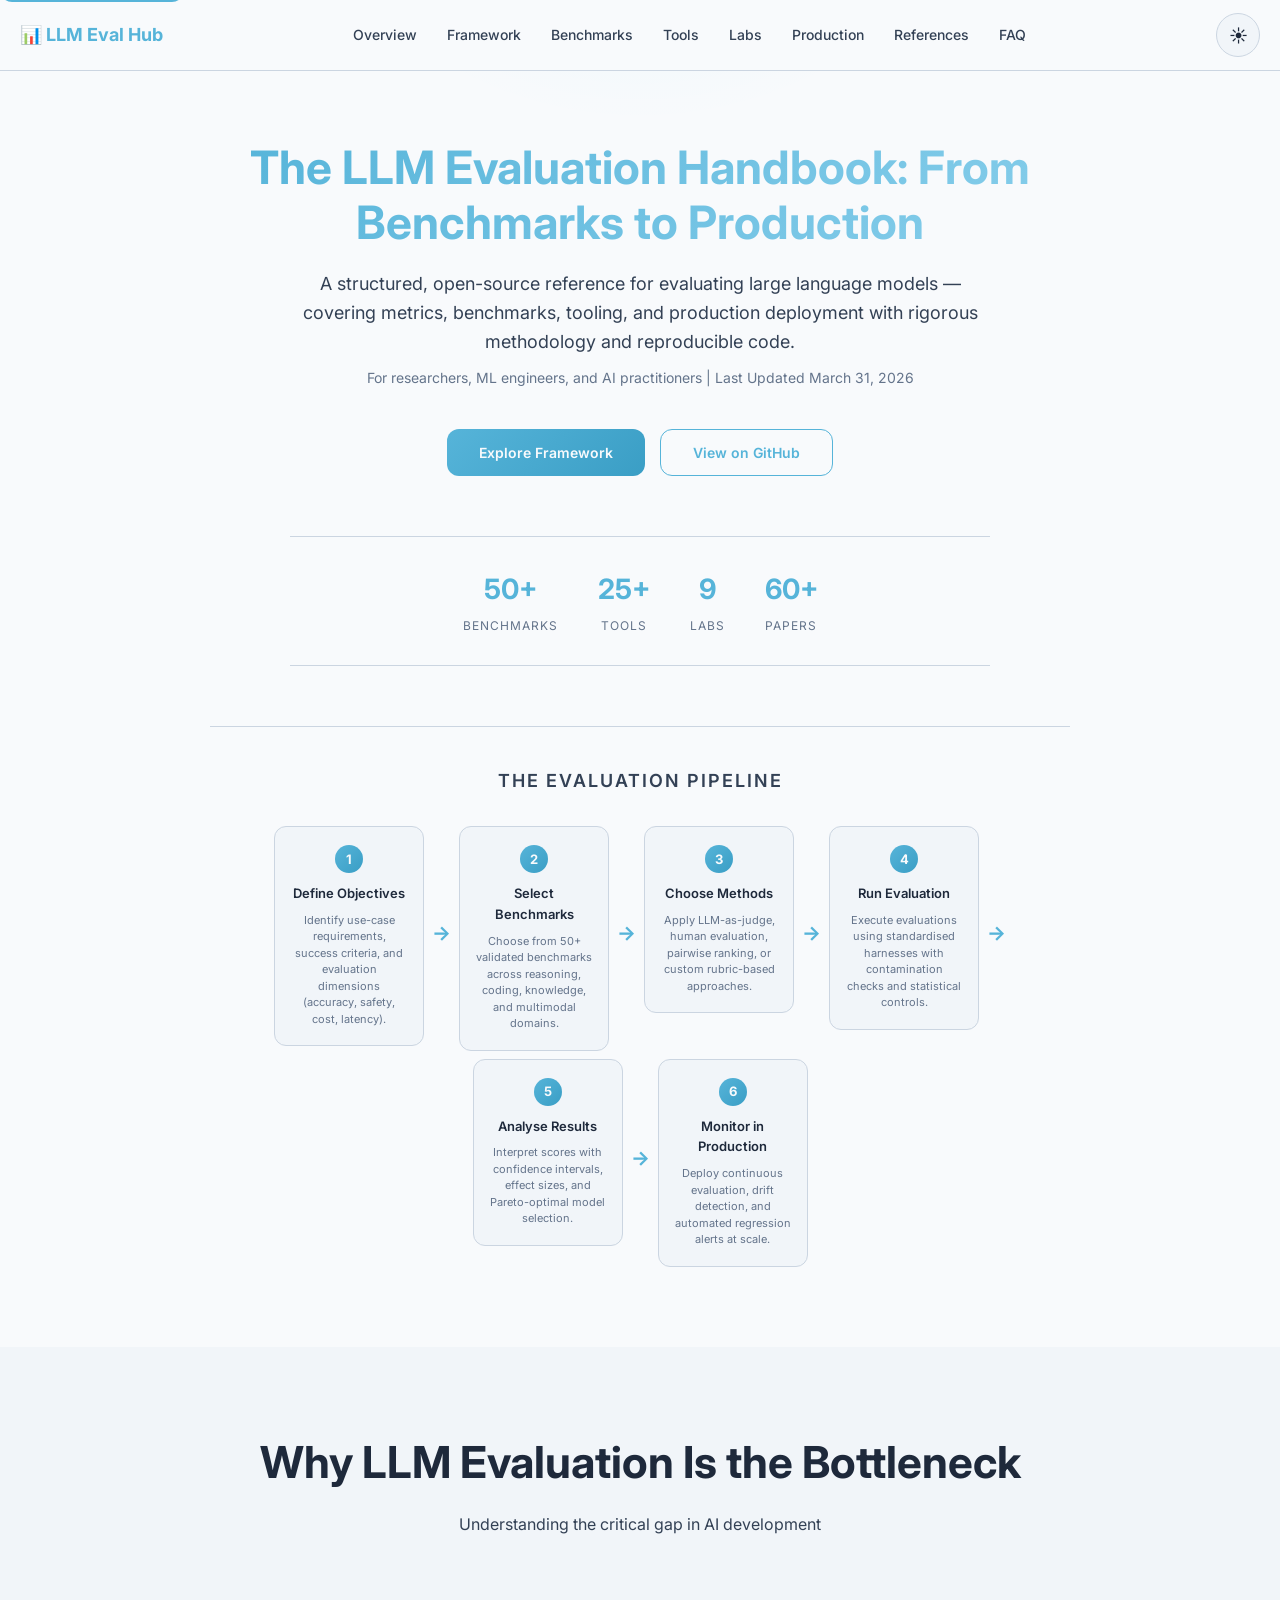
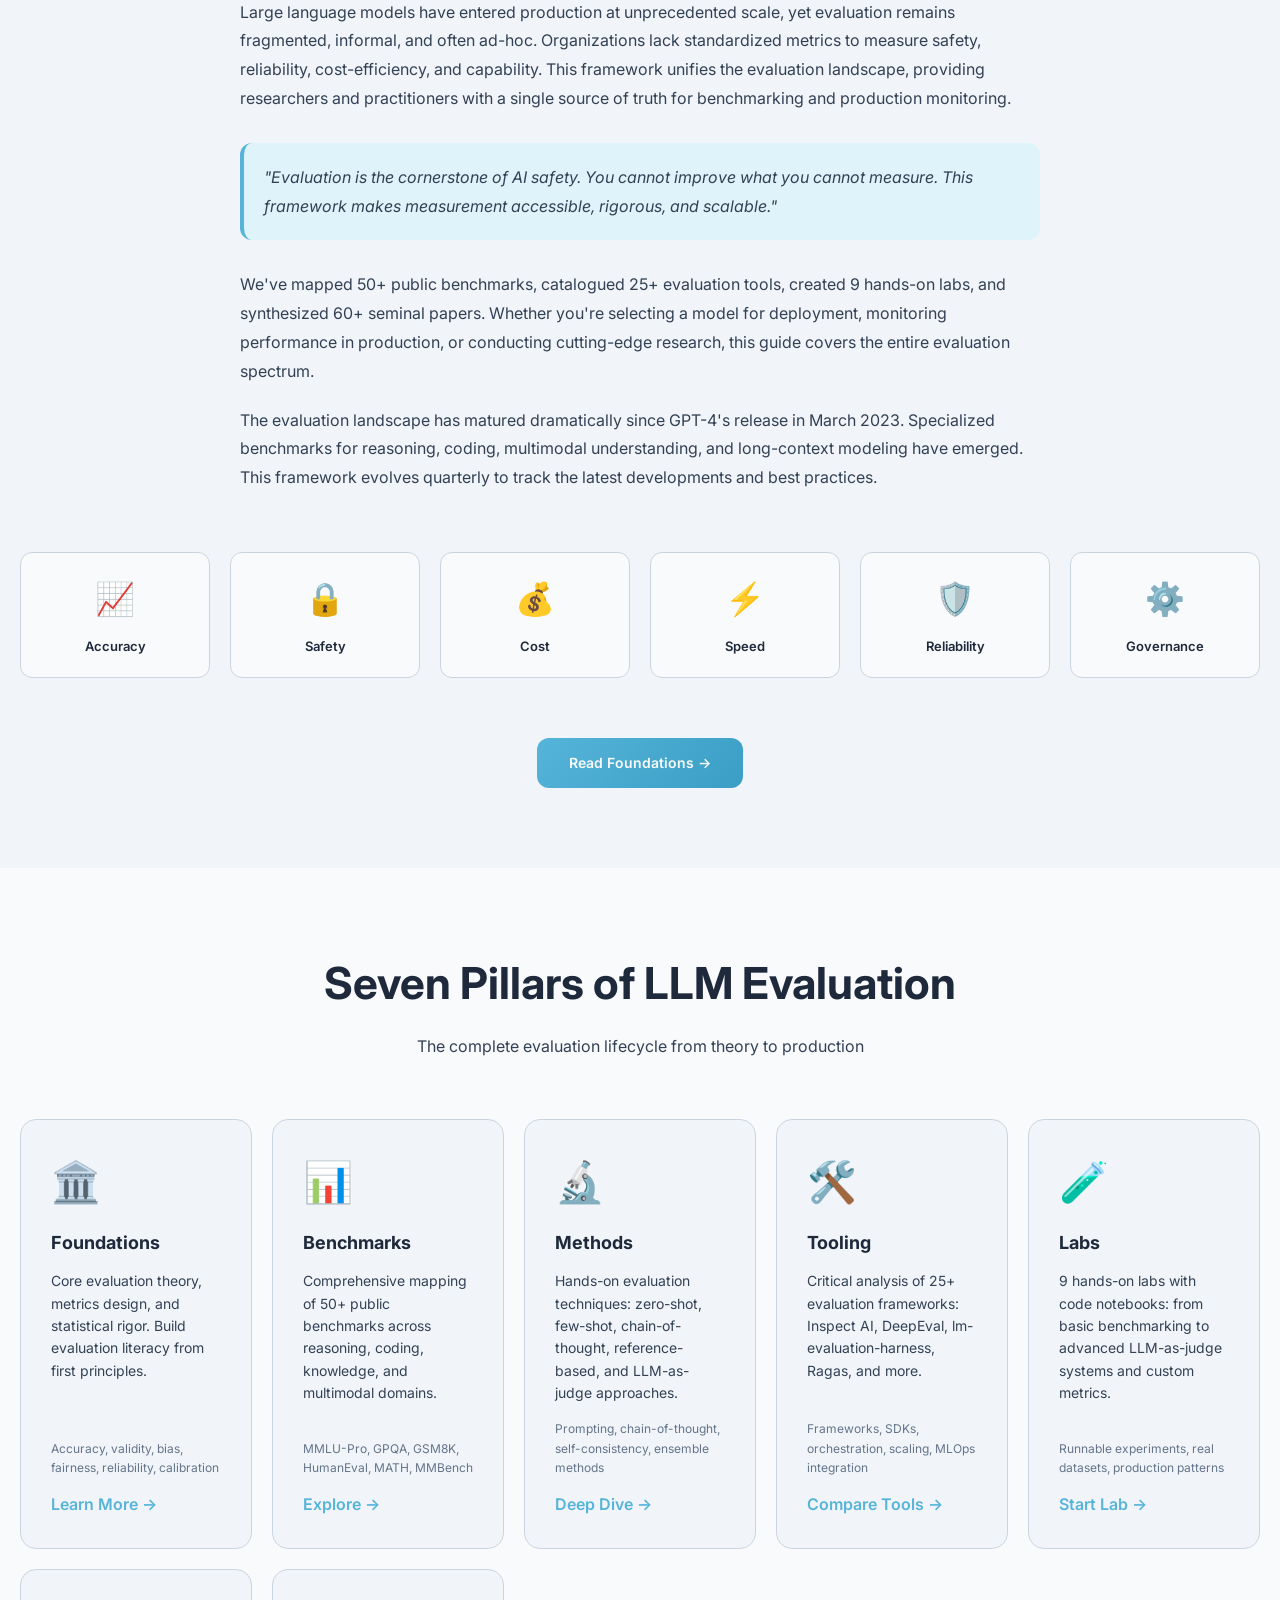
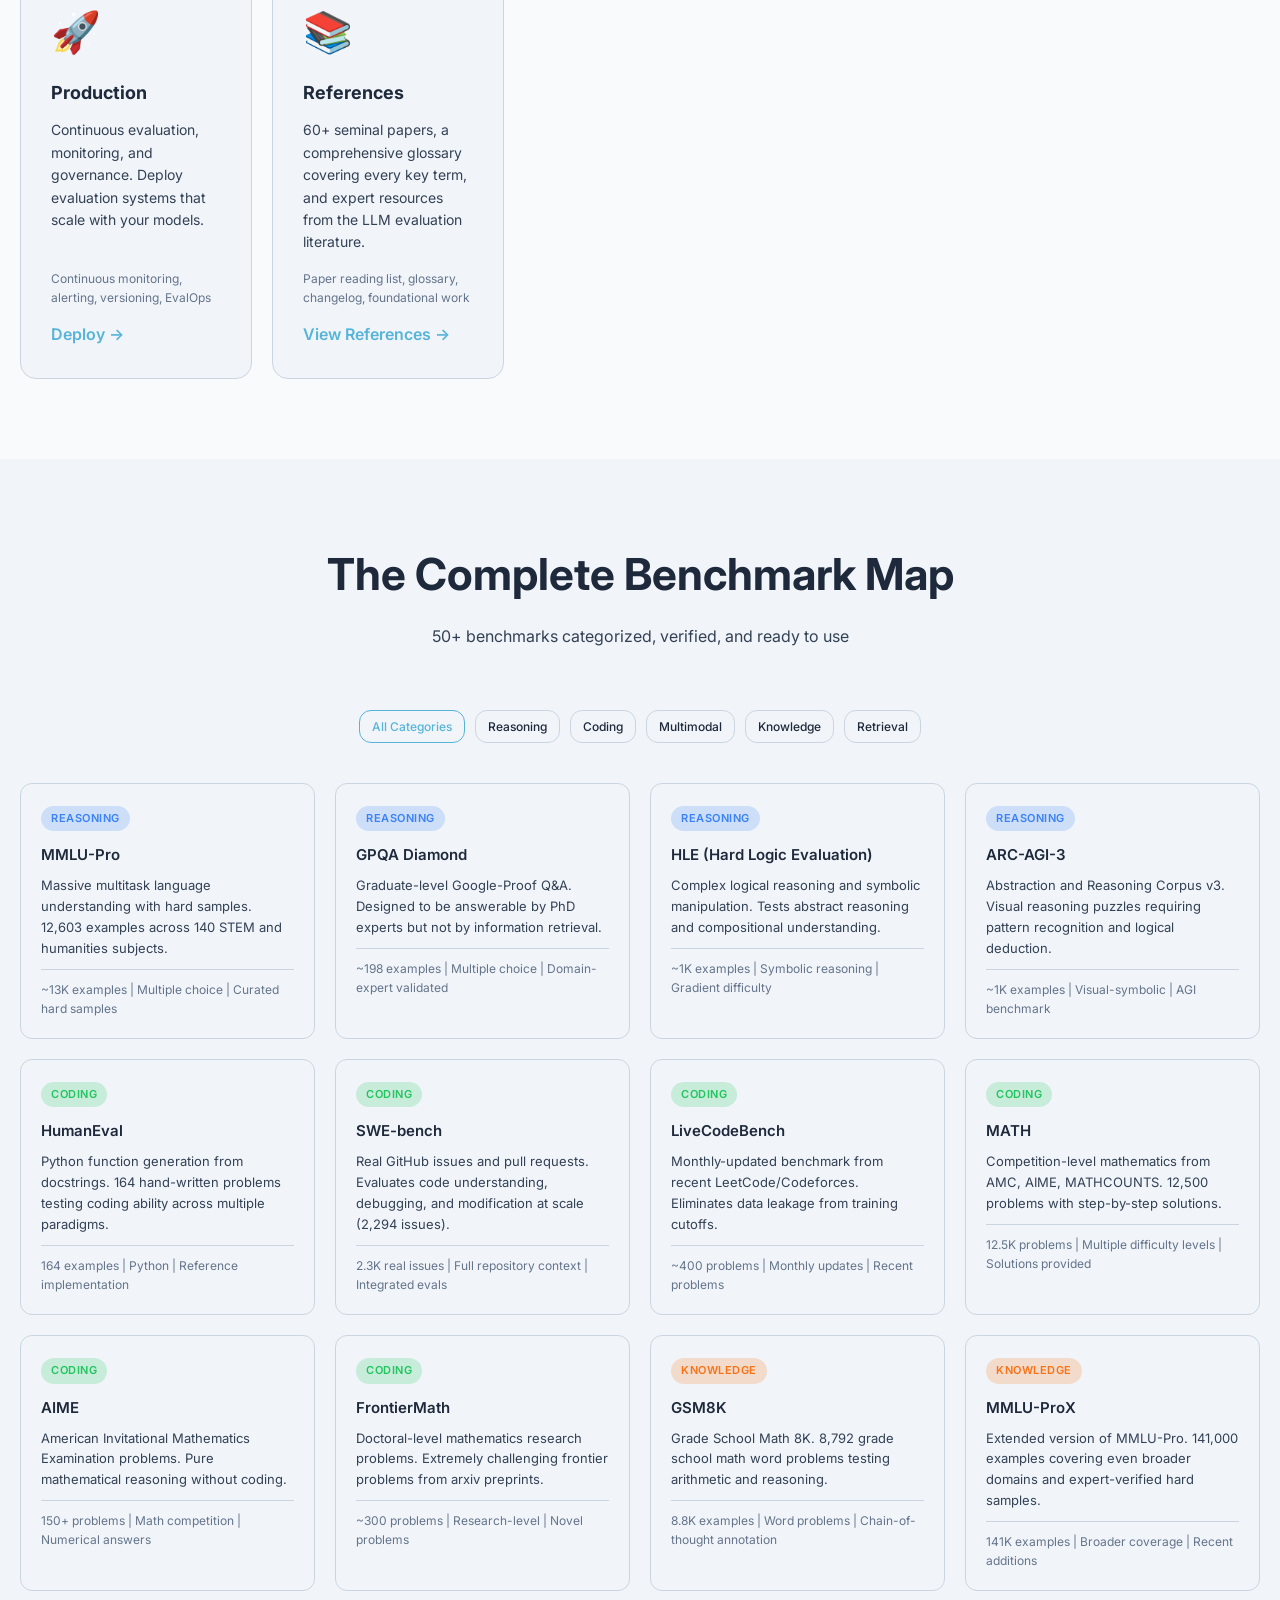
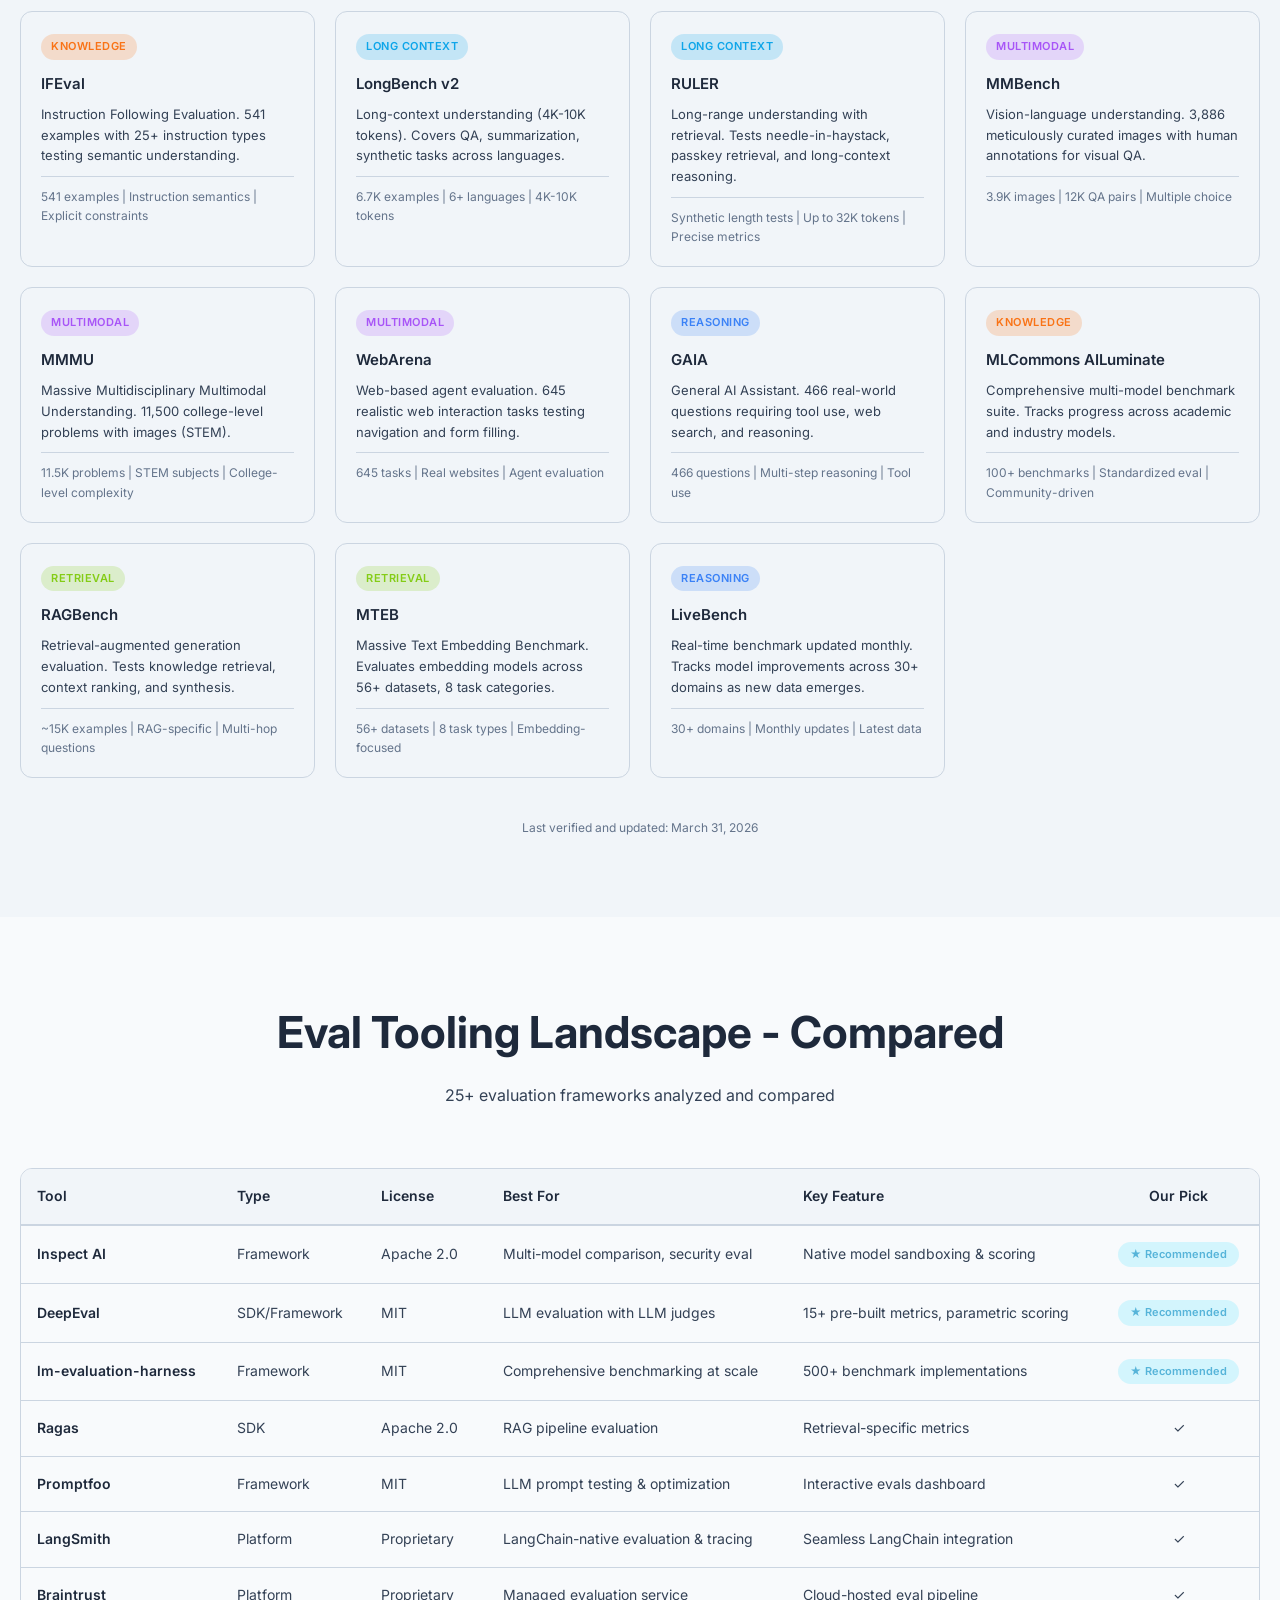
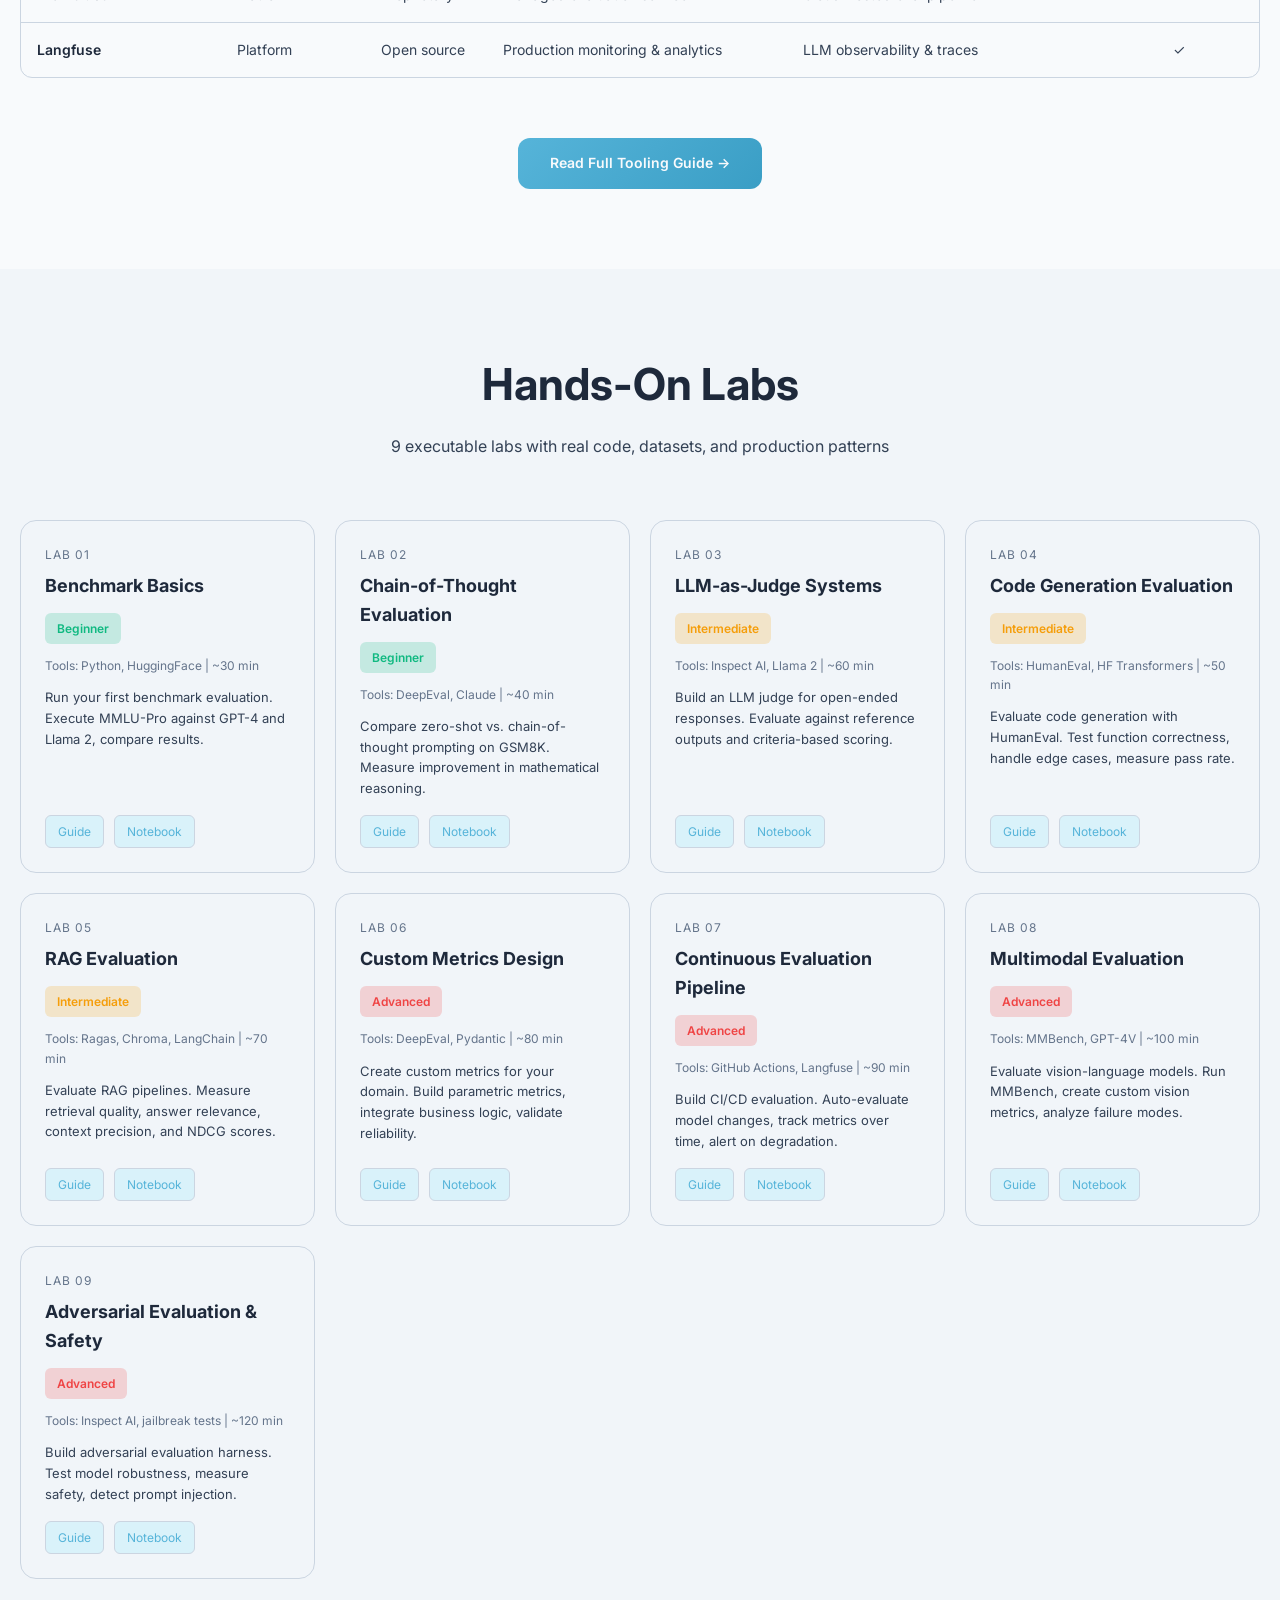
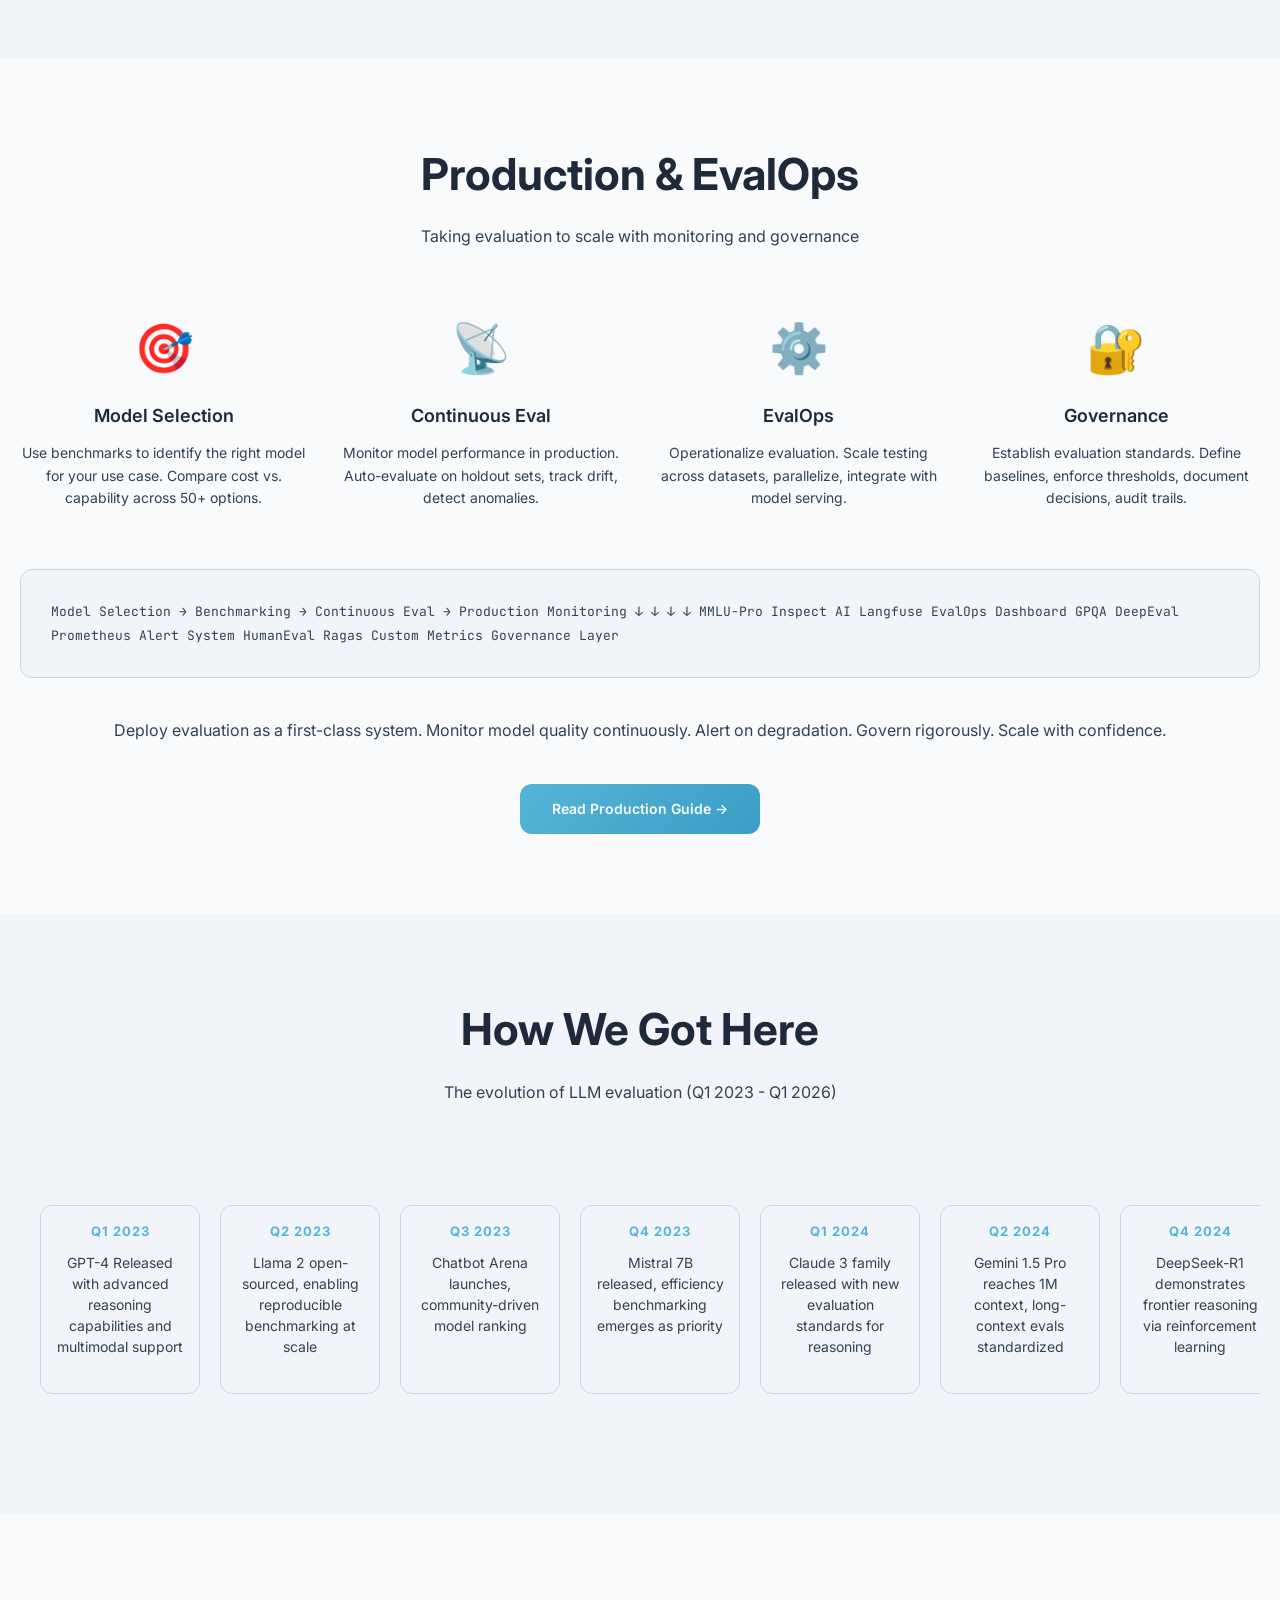
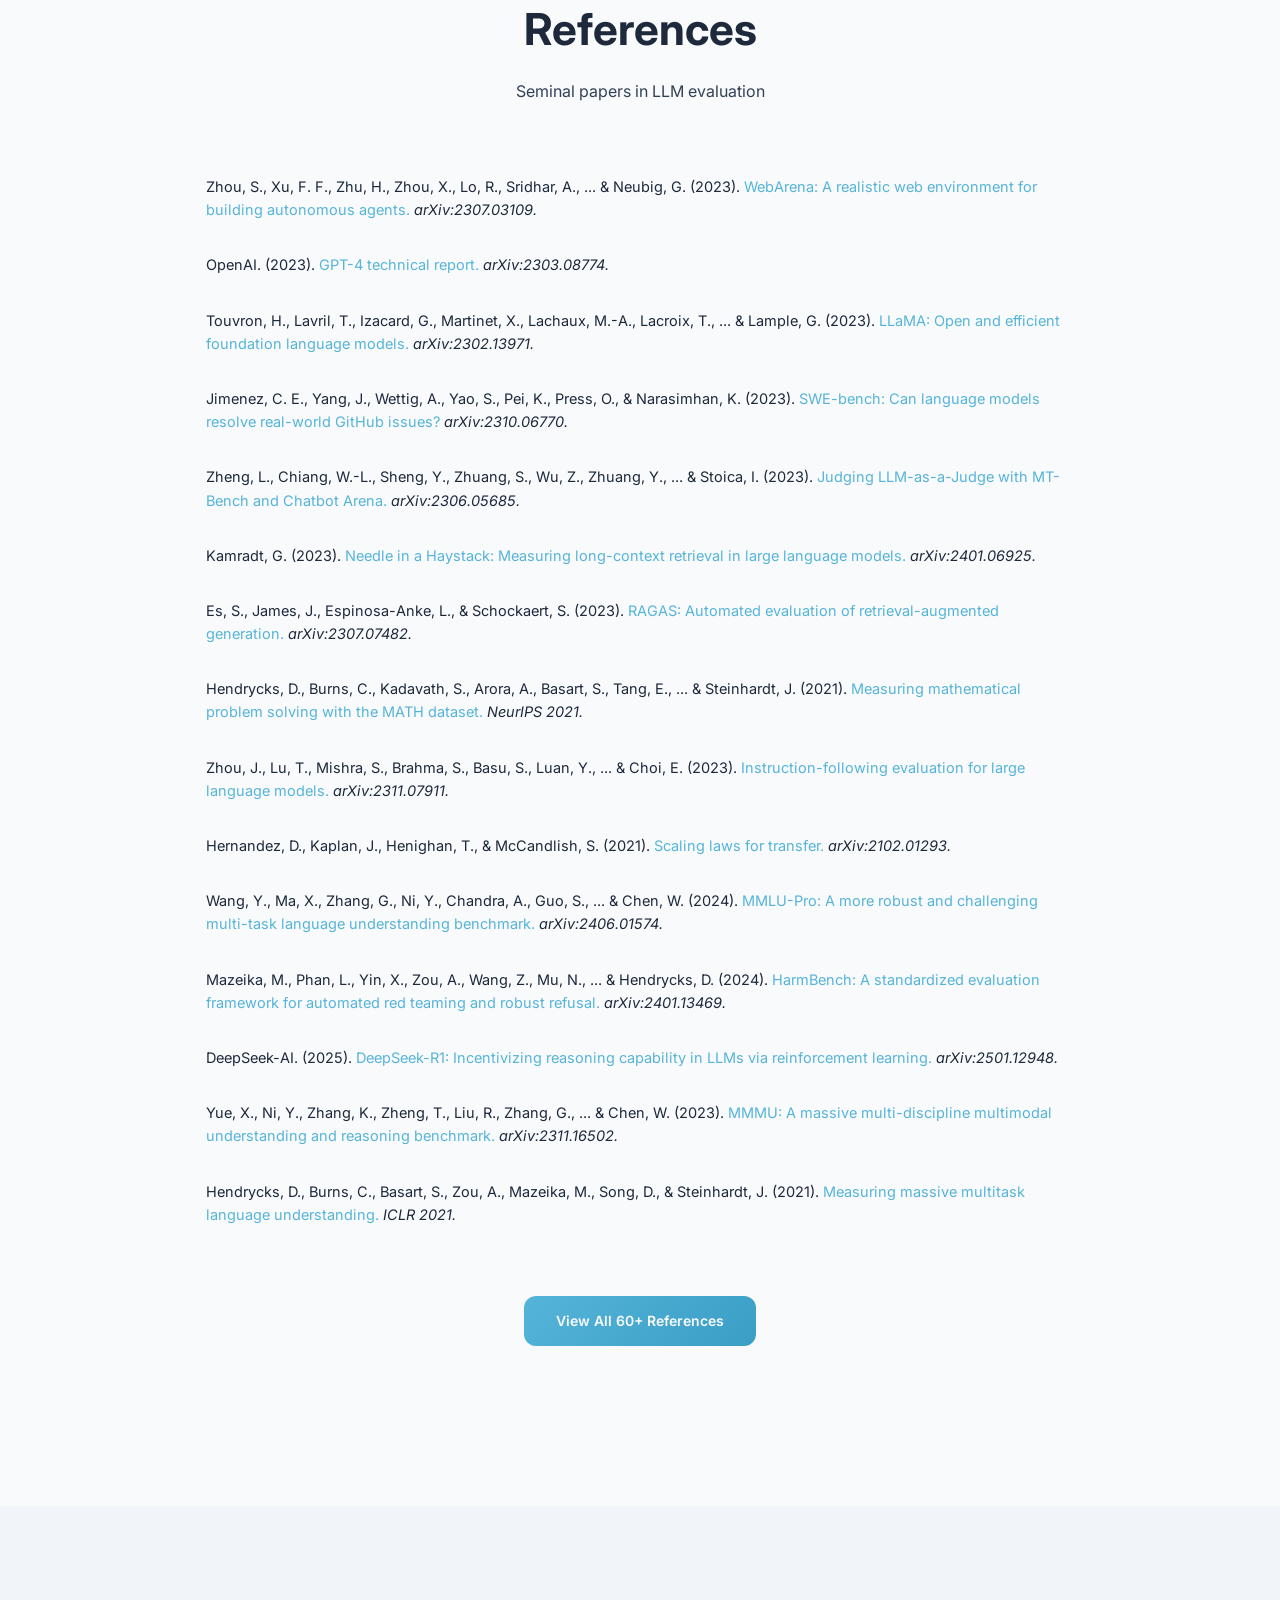
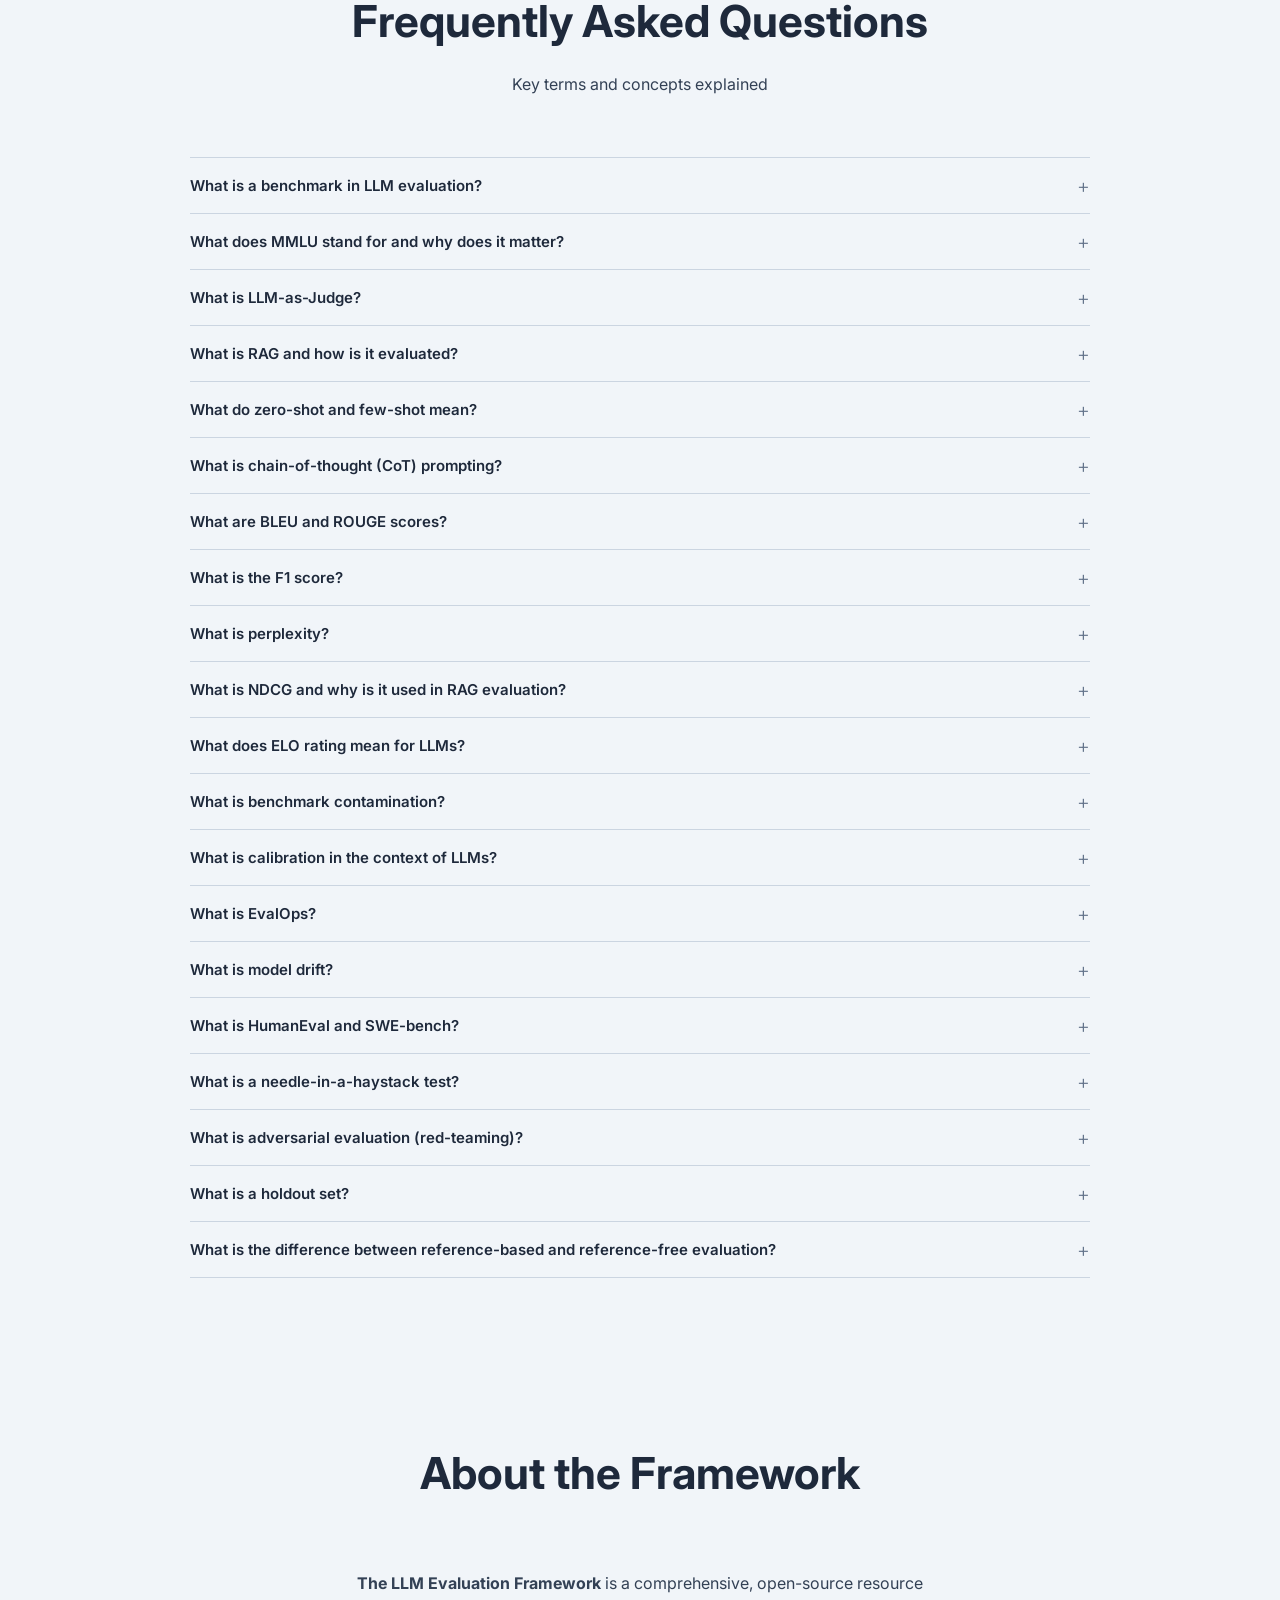
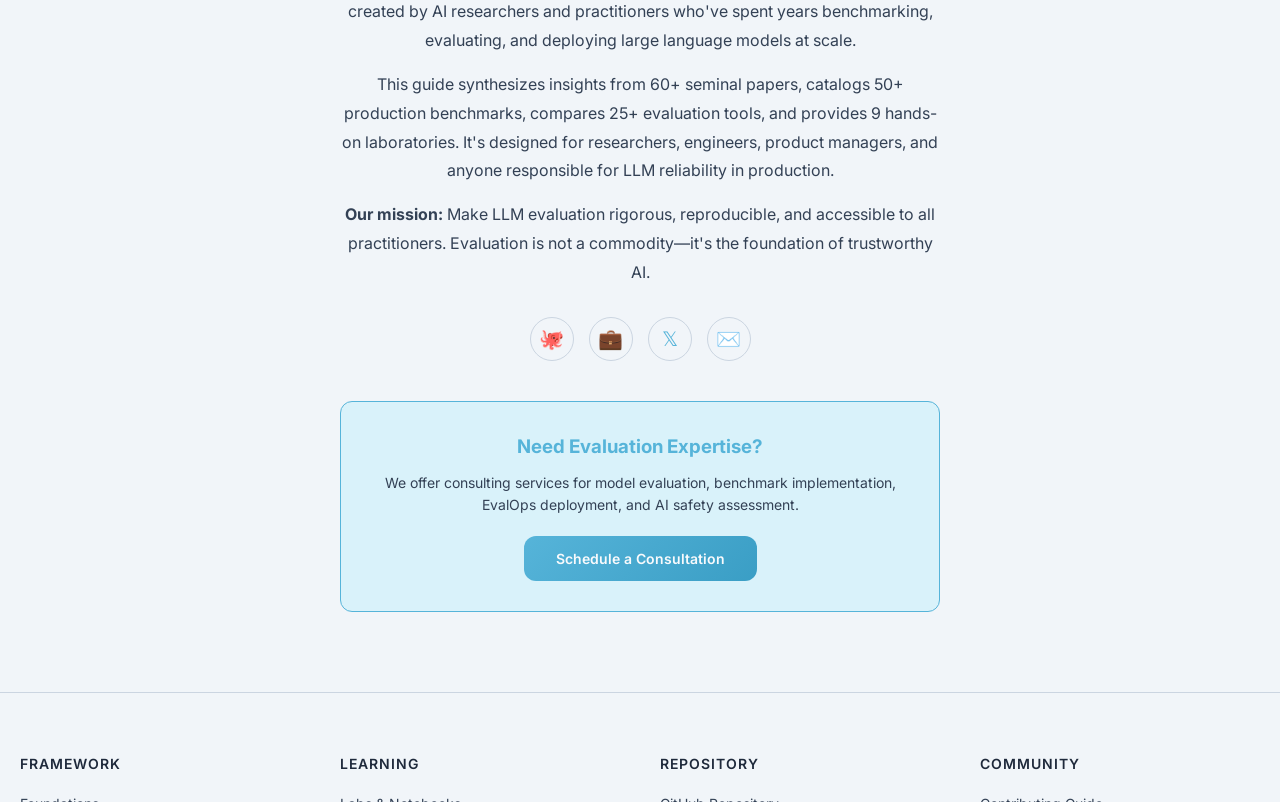
<file: index.html>
<!DOCTYPE html>
<html lang="en">
<head>
    <meta charset="UTF-8">
    <meta http-equiv="refresh" content="0; url=portal/index.html">
    <title>Redirecting to LLM Eval Hub Portal</title>
</head>
<body>
    <p>Redirecting to <a href="portal/index.html">the portal</a>...</p>
</body>
</html>
</file>
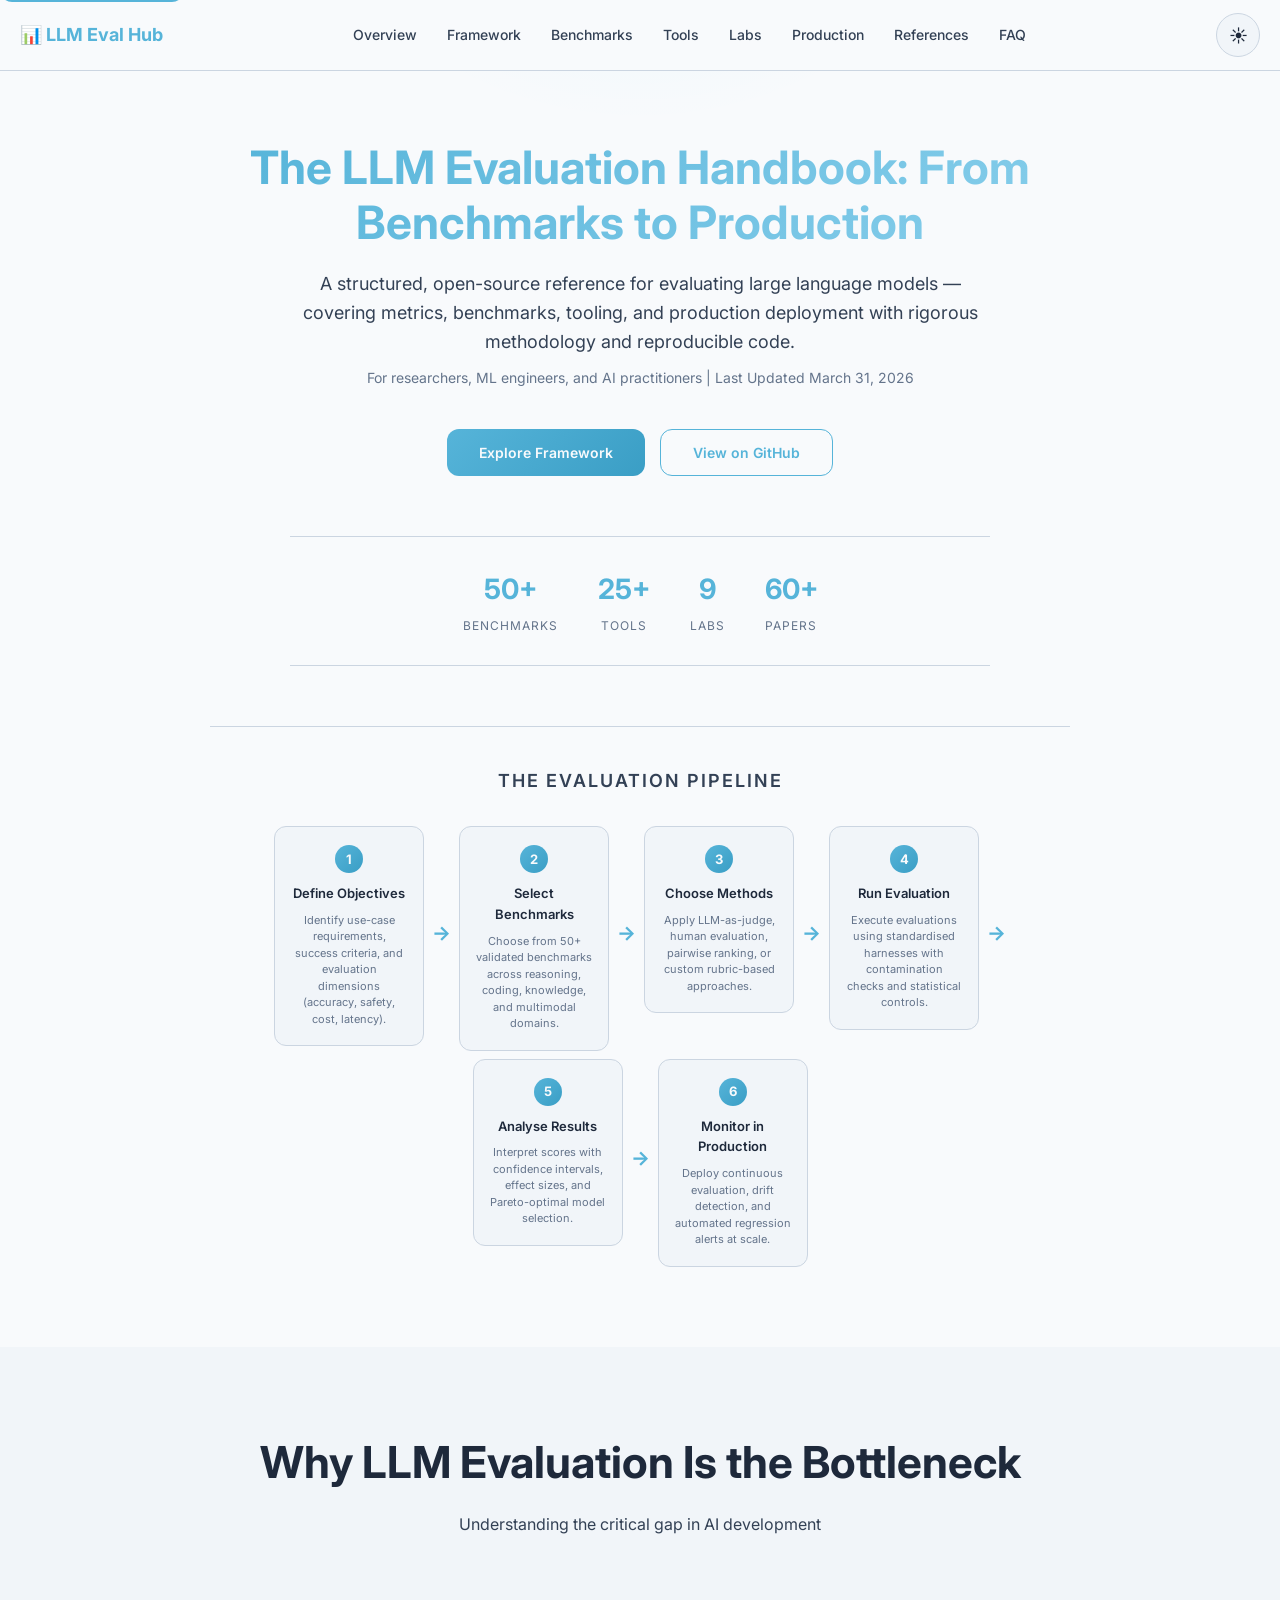
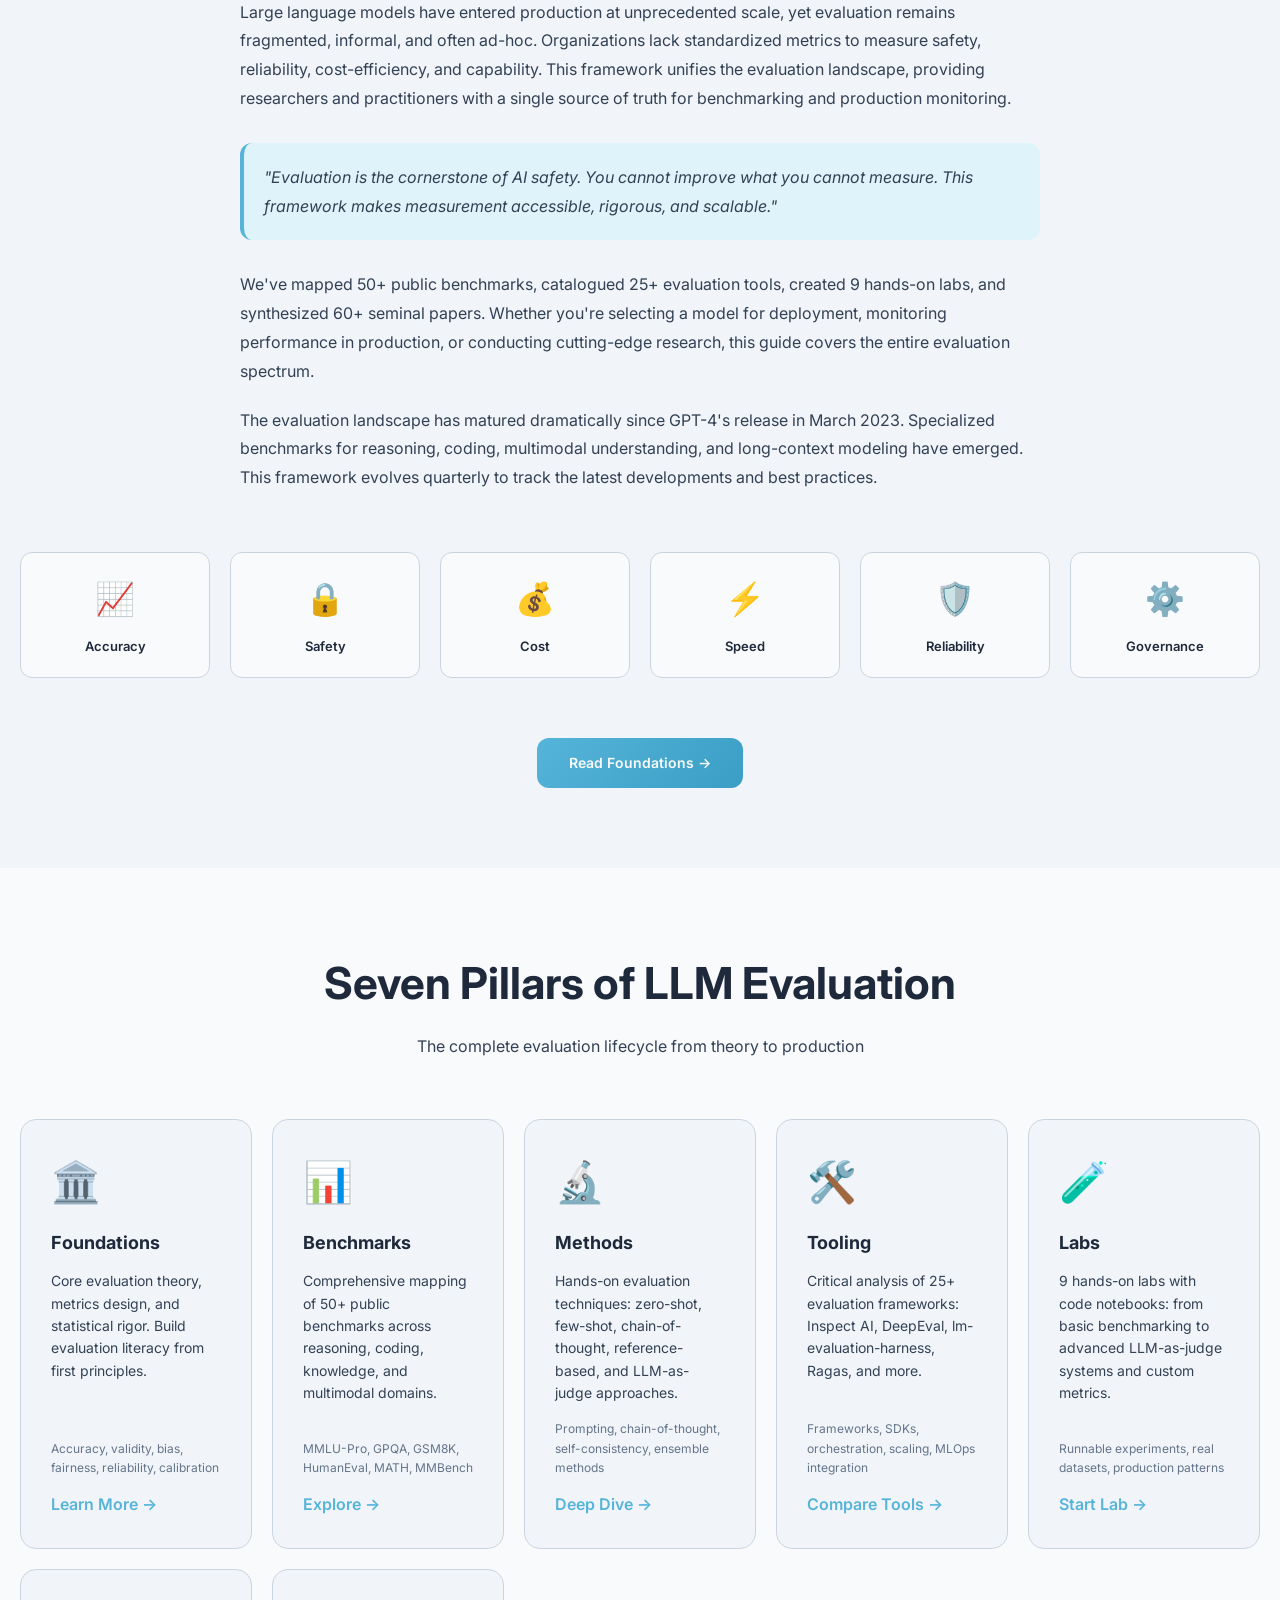
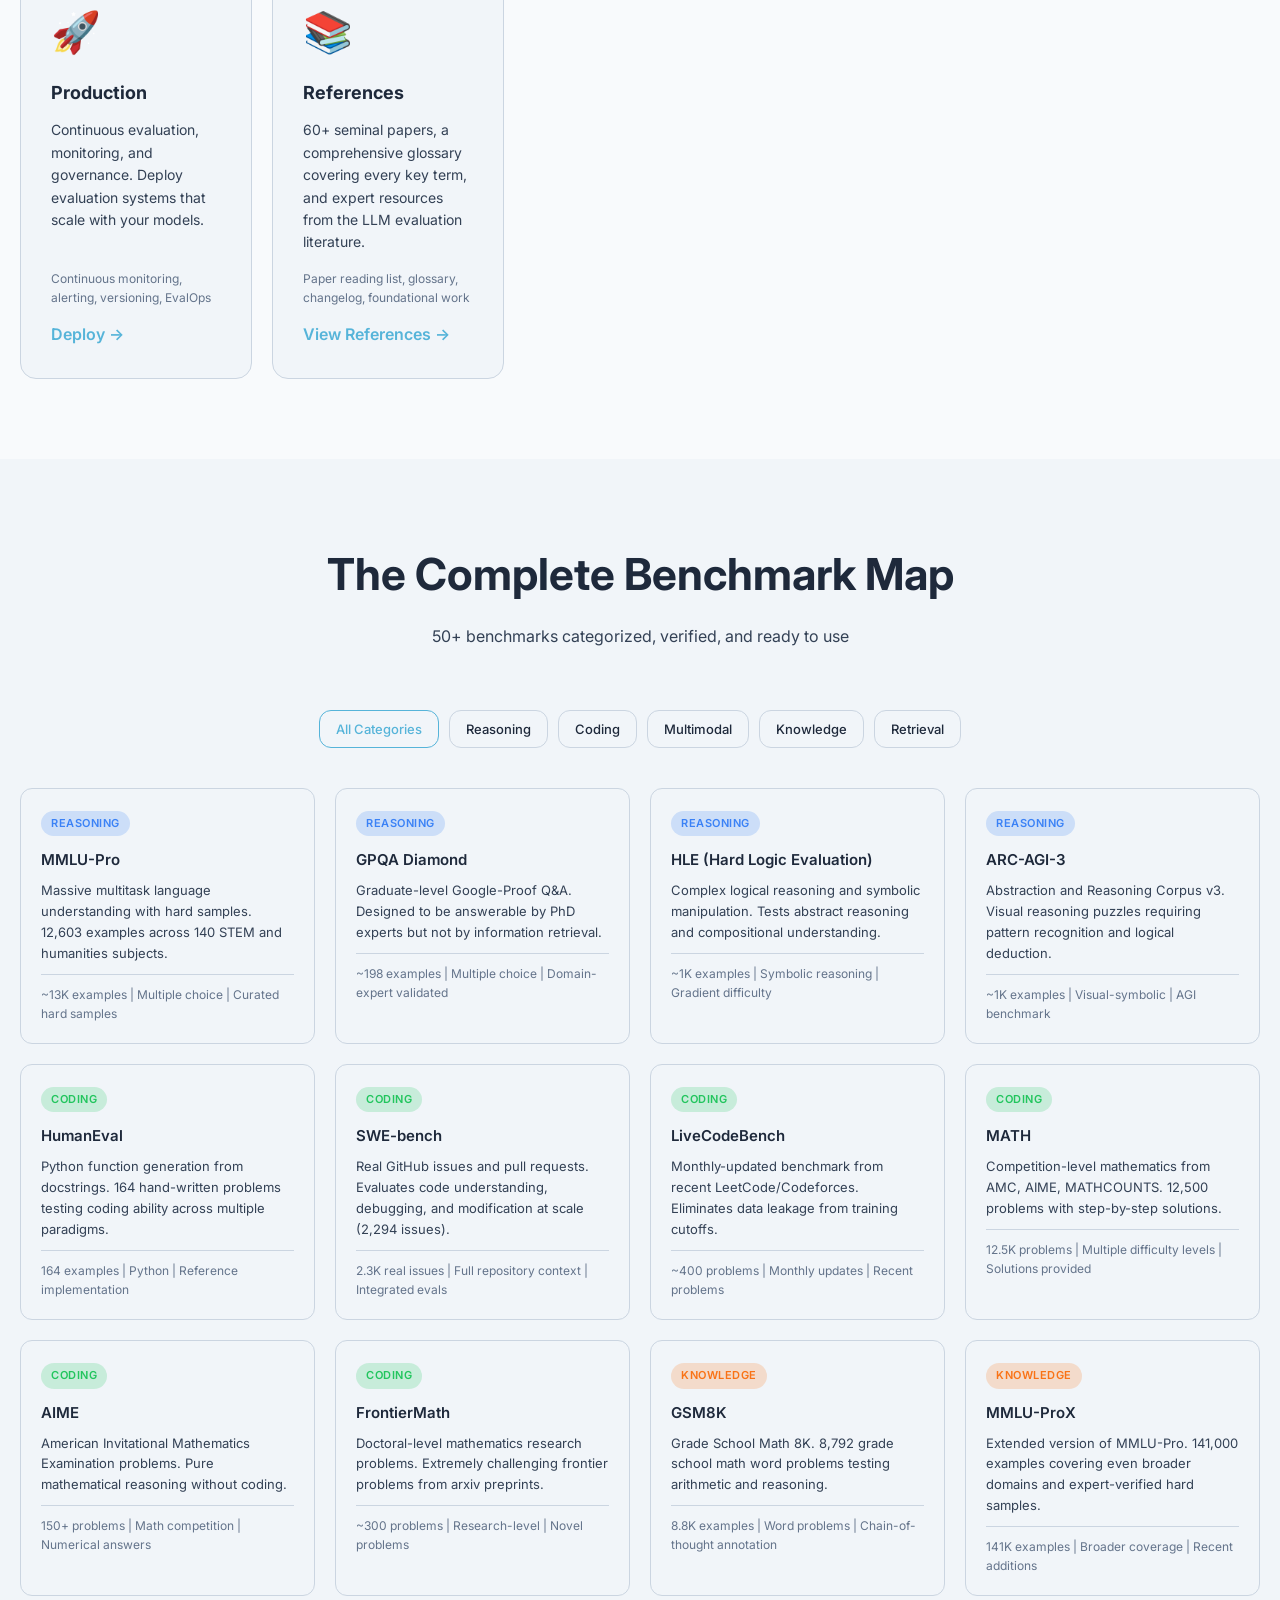
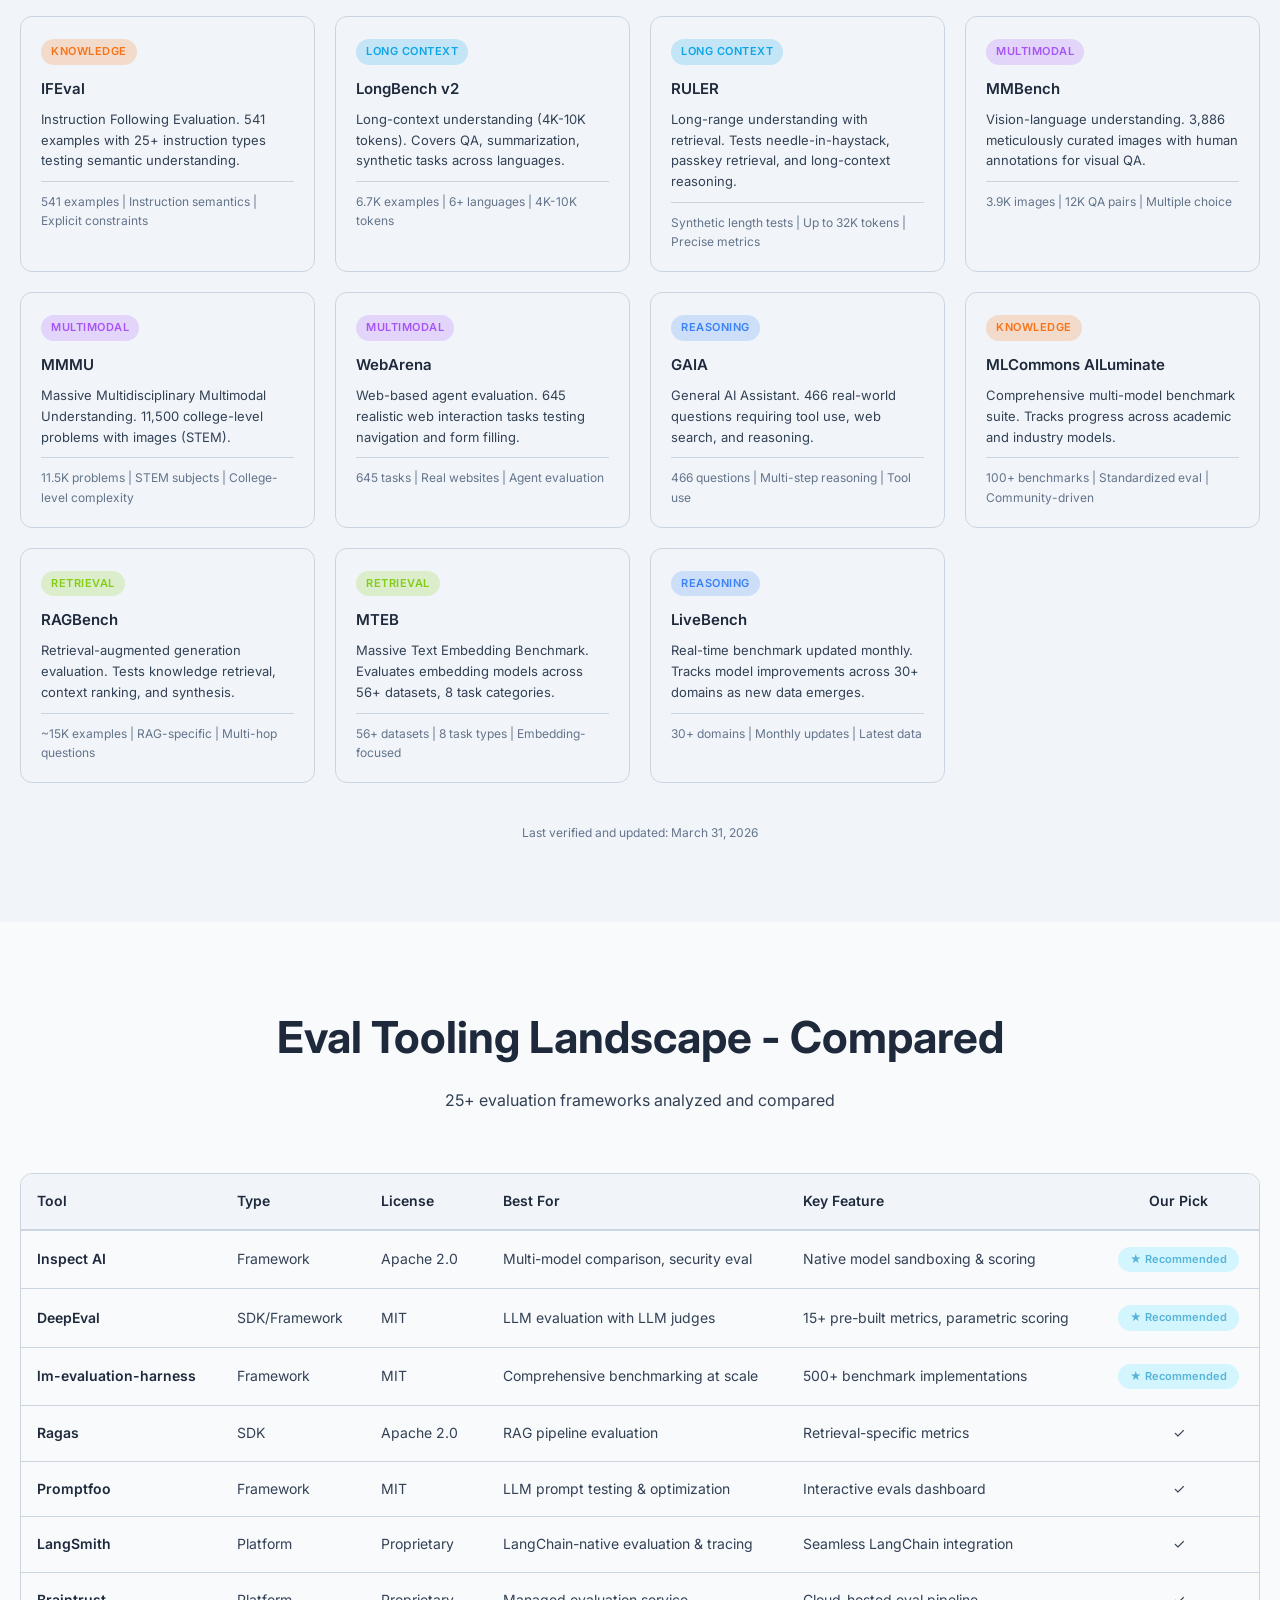
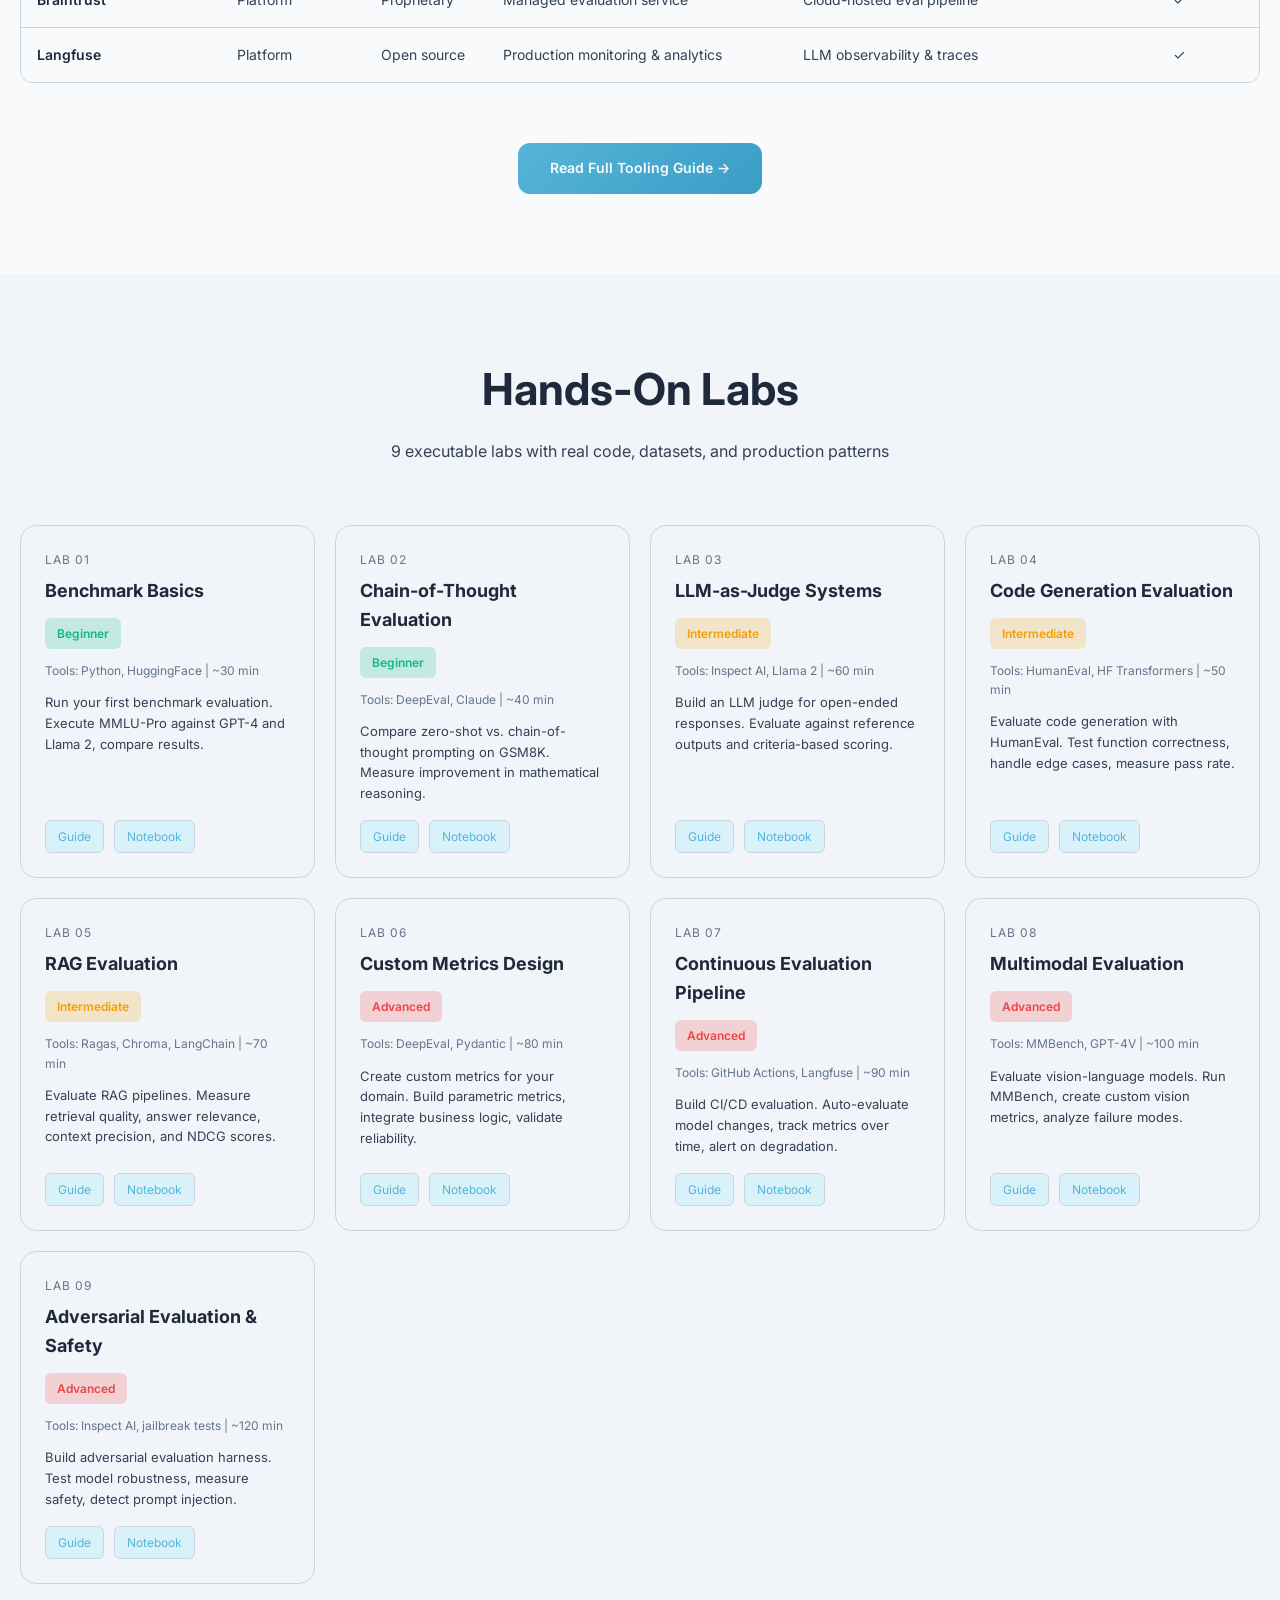
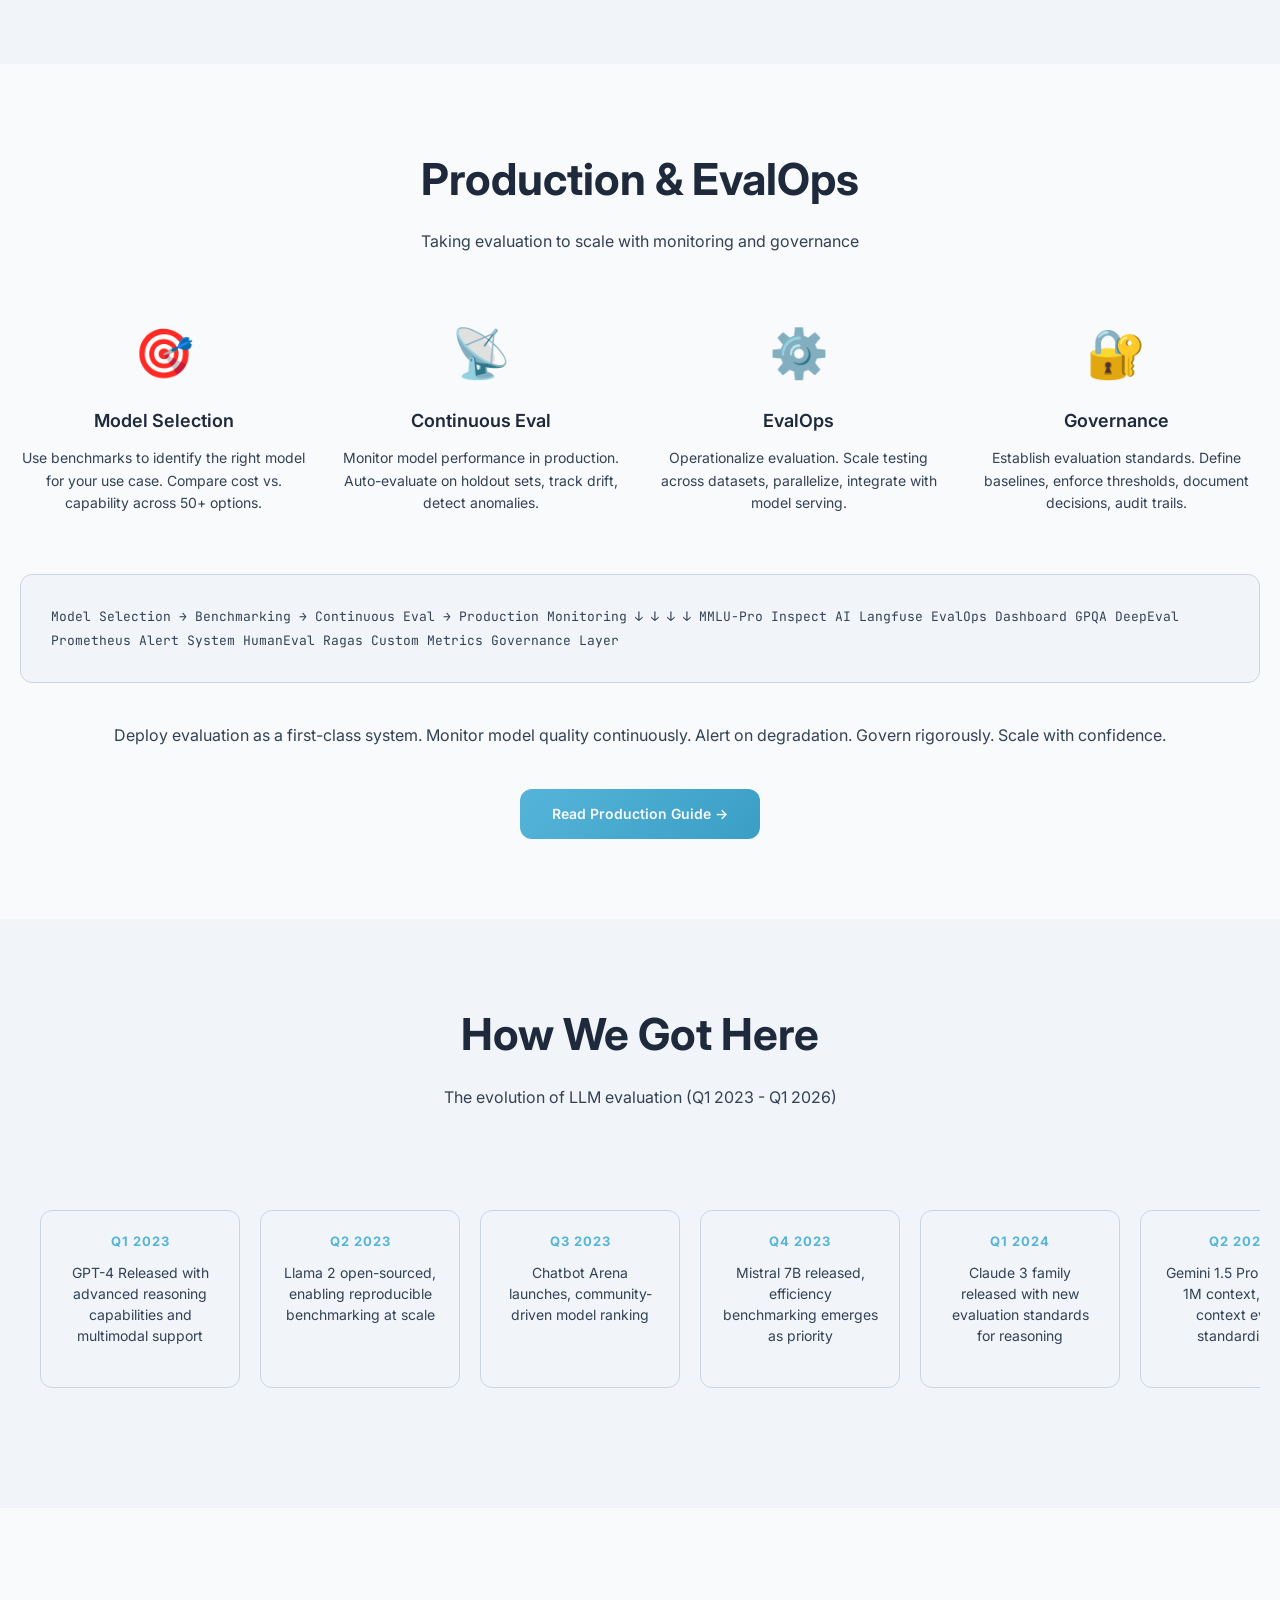
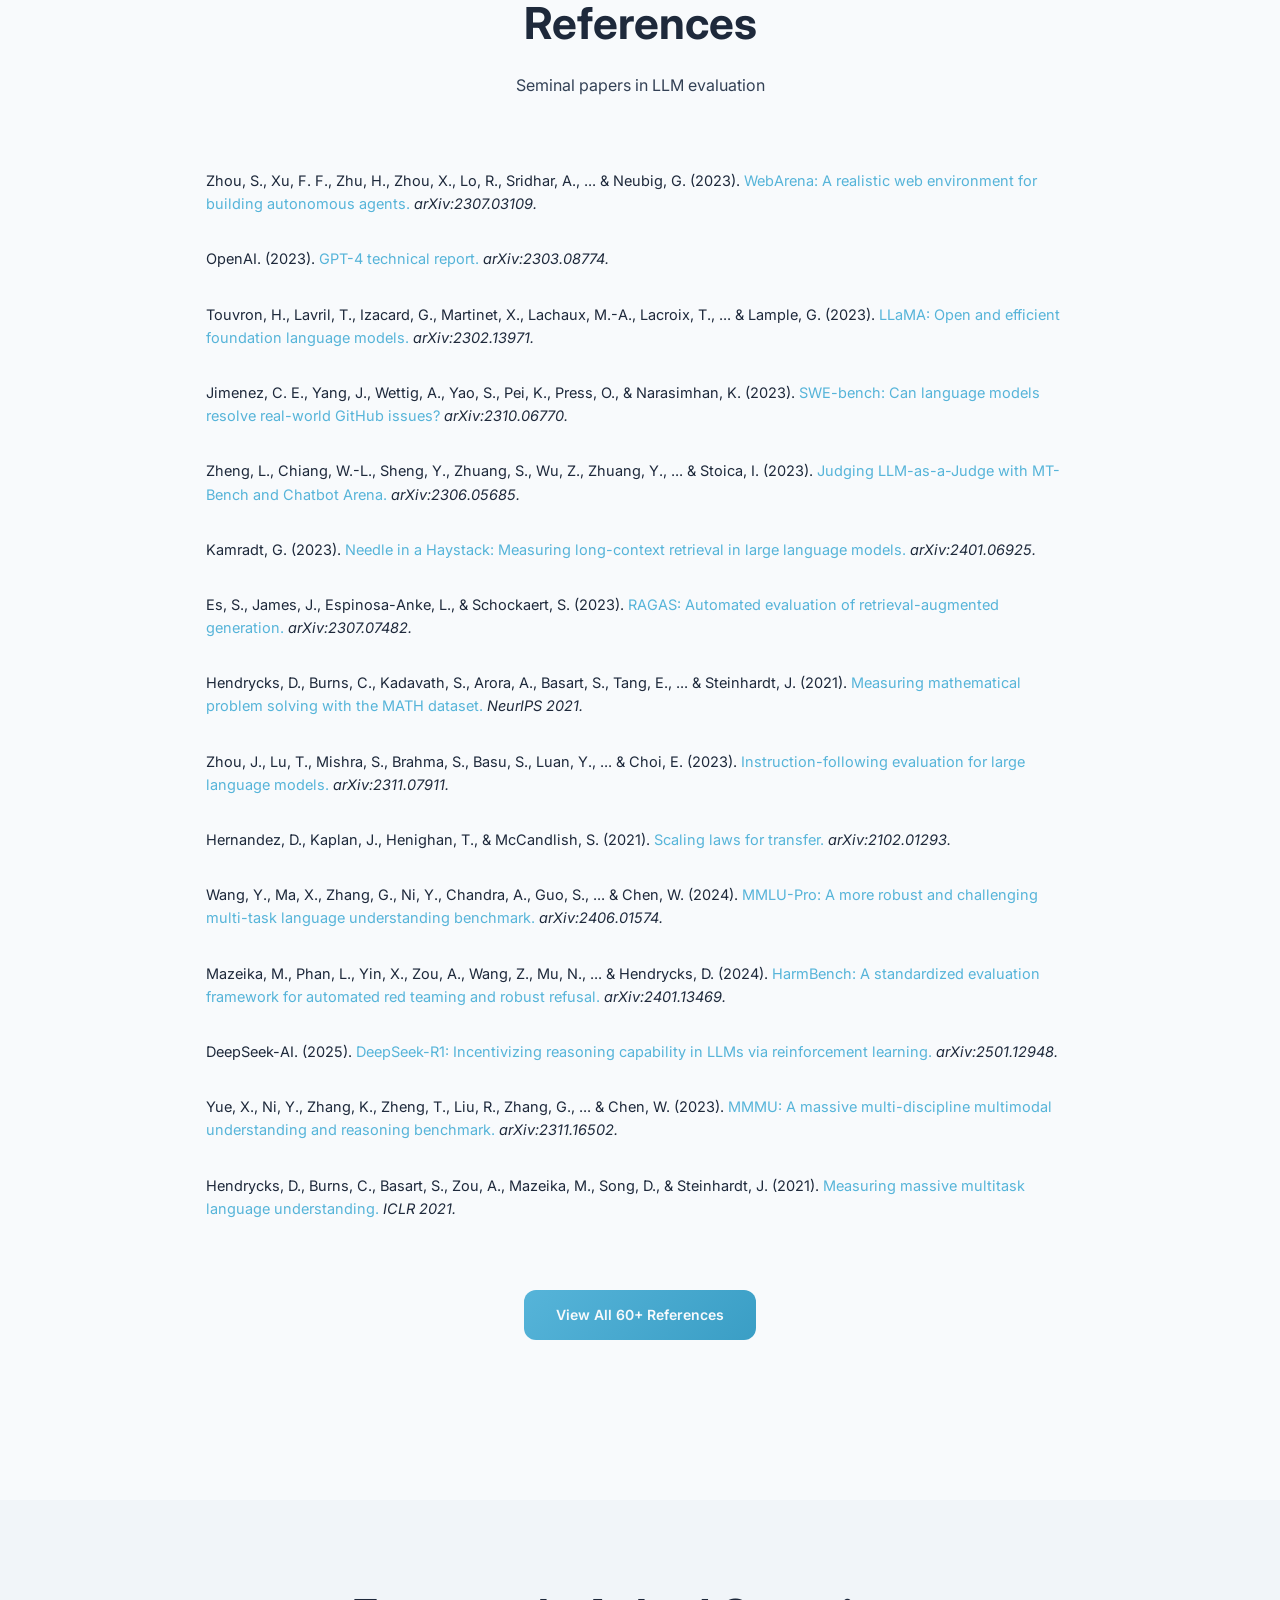
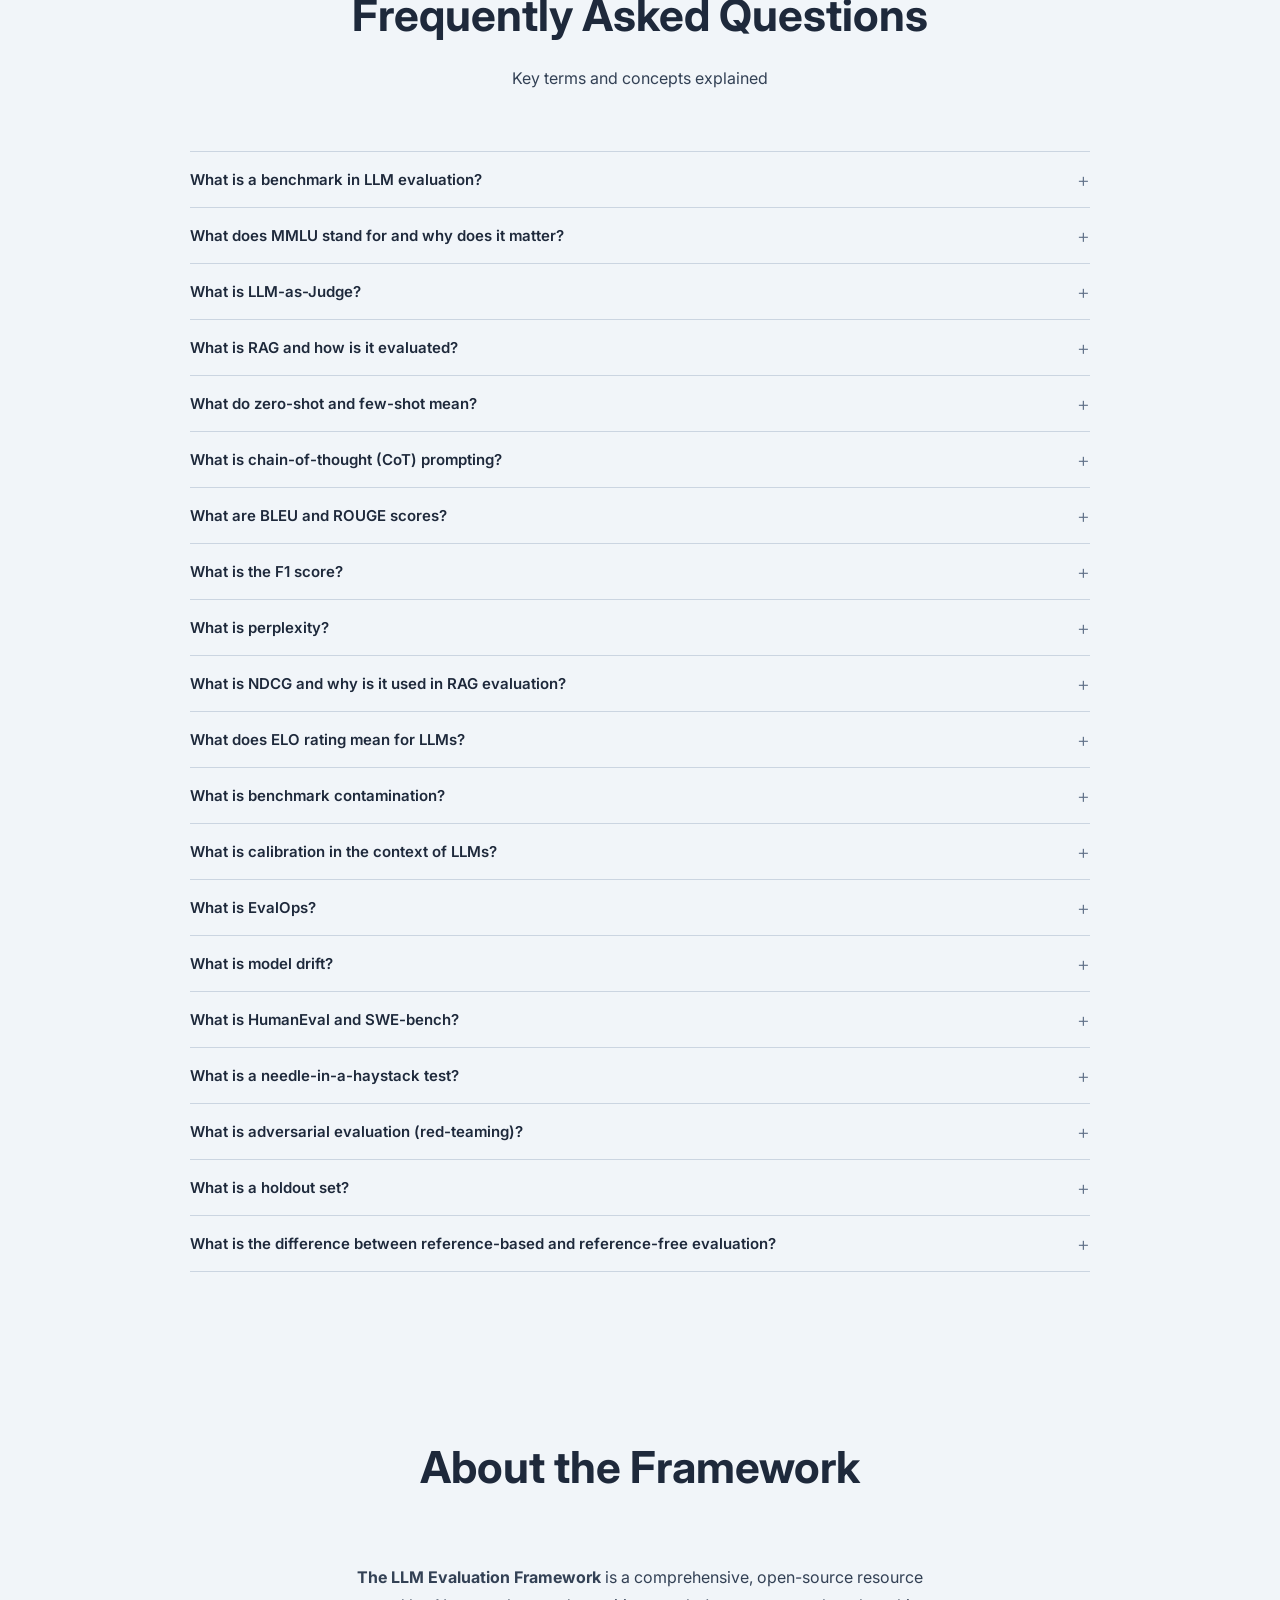
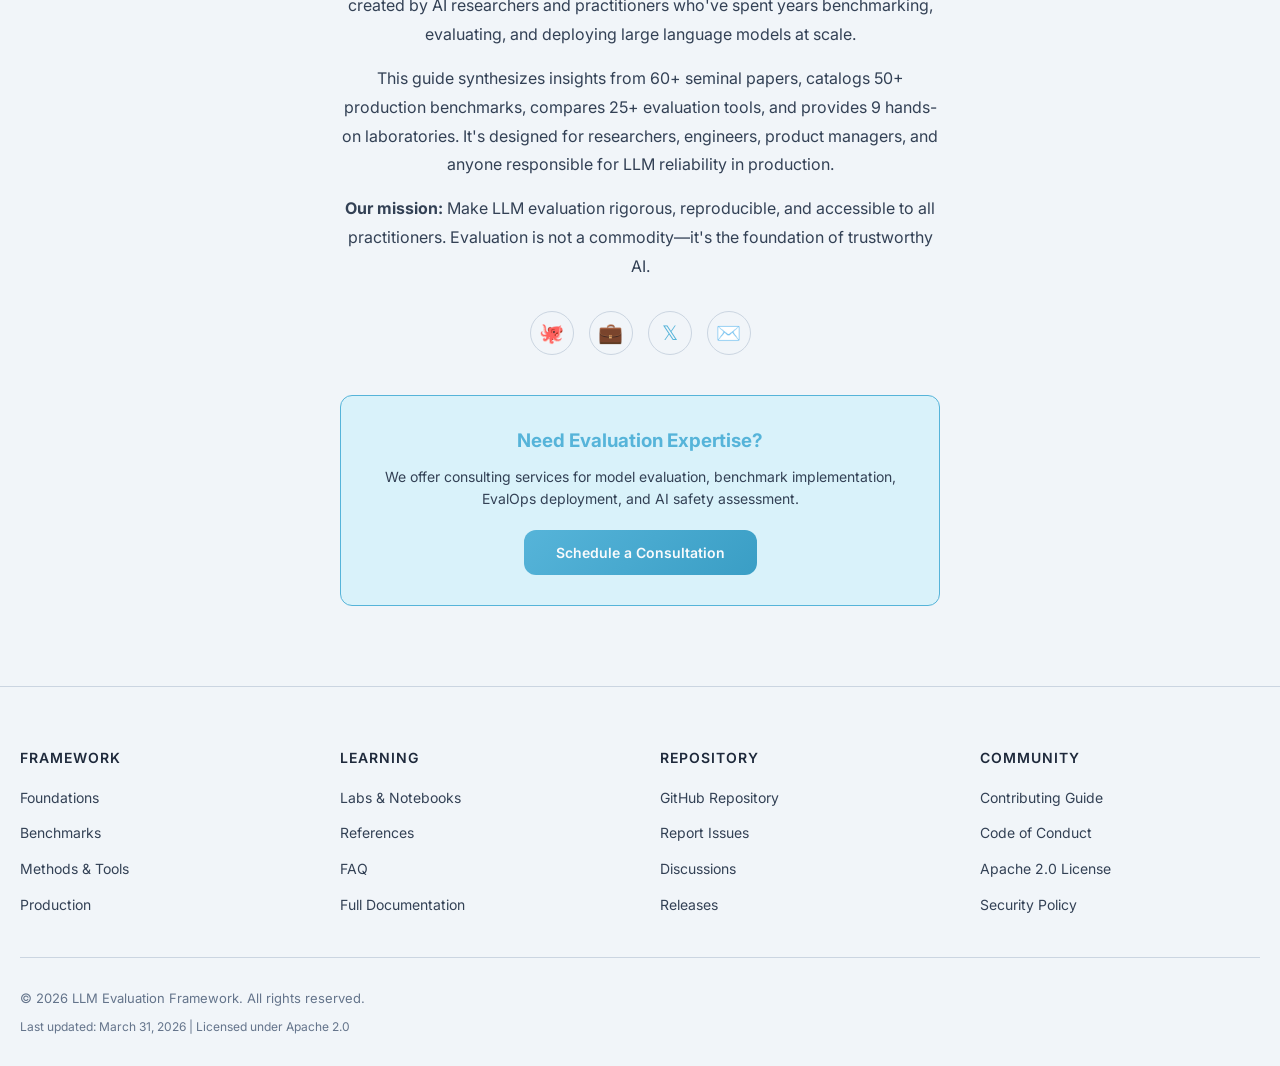
<file: portal/index.html>
<!DOCTYPE html>
<html lang="en">
<head>
    <meta charset="UTF-8">
    <meta name="viewport" content="width=device-width, initial-scale=1.0">
    <meta name="description" content="The definitive open-source framework for LLM evaluation. Comprehensive benchmarks, tools, labs, and production guidance for evaluating large language models.">
    <meta name="keywords" content="LLM evaluation, benchmarks, AI safety, testing framework, language models">
    <meta name="author" content="LLM Evaluation Framework">
    <meta name="theme-color" content="#f8fafc">

    <!-- Open Graph -->
    <meta property="og:title" content="LLM Evaluation Framework - The Definitive Open-Source Guide">
    <meta property="og:description" content="50+ benchmarks, 25+ evaluation tools, 9 hands-on labs, and production guidance for evaluating large language models.">
    <meta property="og:type" content="website">
    <meta property="og:url" content="https://a217-anjali.github.io/llm-eval-hub/">
    <meta property="og:image" content="https://a217-anjali.github.io/llm-eval-hub/assets/img/og-image.png">

    <!-- Twitter Card -->
    <meta name="twitter:card" content="summary_large_image">
    <meta name="twitter:title" content="LLM Evaluation Framework">
    <meta name="twitter:description" content="50+ benchmarks, 25+ tools, and production guidance for LLM evaluation">
    <meta name="twitter:image" content="https://a217-anjali.github.io/llm-eval-hub/assets/img/og-image.png">

    <title>LLM Evaluation Framework - Open-Source Guide & Benchmarks</title>
    <link rel="canonical" href="https://a217-anjali.github.io/llm-eval-hub/">
    <link rel="preconnect" href="https://fonts.googleapis.com">
    <link rel="preconnect" href="https://fonts.gstatic.com" crossorigin>
    <link href="https://fonts.googleapis.com/css2?family=Inter:wght@300;400;500;600;700&family=JetBrains+Mono:wght@400;600&display=swap" rel="stylesheet">

    <style>
        /* CSS Custom Properties & Reset */
        :root {
            --color-bg: #f8fafc;
            --color-bg-secondary: #f1f5f9;
            --color-bg-tertiary: #e2e8f0;
            --color-text: #1e293b;
            --color-text-secondary: #334155;
            --color-text-muted: #64748b;
            --color-accent: #56b4d9;
            --color-accent-dark: #3a9ec5;
            --color-accent-light: #87ceeb;
            --color-border: #cbd5e1;
            --color-success: #10b981;
            --color-warning: #f59e0b;
            --color-error: #ef4444;

            --radius-sm: 6px;
            --radius-md: 12px;
            --radius-lg: 16px;
            --radius-xl: 20px;

            --shadow-sm: 0 1px 2px rgba(0, 0, 0, 0.05);
            --shadow-md: 0 4px 6px rgba(0, 0, 0, 0.1);
            --shadow-lg: 0 10px 15px rgba(0, 0, 0, 0.15);
            --shadow-xl: 0 20px 25px rgba(0, 0, 0, 0.2);

            --transition-fast: 150ms cubic-bezier(0.4, 0, 0.2, 1);
            --transition-base: 300ms cubic-bezier(0.4, 0, 0.2, 1);
            --transition-slow: 500ms cubic-bezier(0.4, 0, 0.2, 1);
        }

        html.dark-mode {
            --color-bg: #0f172a;
            --color-bg-secondary: #1a2844;
            --color-bg-tertiary: #243652;
            --color-text: #e2e8f0;
            --color-text-secondary: #cbd5e1;
            --color-text-muted: #94a3b8;
            --color-accent: #87ceeb;
            --color-accent-dark: #56b4d9;
            --color-accent-light: #a8ddf0;
            --color-border: #334155;
        }

        * {
            margin: 0;
            padding: 0;
            box-sizing: border-box;
        }

        html {
            scroll-behavior: smooth;
        }

        body {
            font-family: 'Inter', -apple-system, BlinkMacSystemFont, 'Segoe UI', sans-serif;
            background-color: var(--color-bg);
            color: var(--color-text);
            line-height: 1.6;
            transition: background-color var(--transition-base), color var(--transition-base);
        }

        a {
            color: var(--color-accent);
            text-decoration: none;
            transition: color var(--transition-fast);
        }

        a:hover {
            color: var(--color-accent-light);
        }

        a:focus-visible {
            outline: 2px solid var(--color-accent);
            outline-offset: 2px;
            border-radius: var(--radius-sm);
        }

        button {
            font-family: inherit;
            cursor: pointer;
            transition: all var(--transition-fast);
            border: none;
            border-radius: var(--radius-md);
        }

        button:focus-visible {
            outline: 2px solid var(--color-accent);
            outline-offset: 2px;
        }

        /* Skip Navigation Link */
        .skip-link {
            position: absolute;
            top: -40px;
            left: 0;
            background: var(--color-accent);
            color: var(--color-bg);
            padding: 8px 16px;
            text-decoration: none;
            z-index: 9999;
            border-radius: var(--radius-md);
        }

        .skip-link:focus {
            top: 0;
        }

        /* Navigation */
        nav {
            position: fixed;
            top: 0;
            left: 0;
            right: 0;
            background: rgba(248, 250, 252, 0.95);
            backdrop-filter: blur(10px);
            border-bottom: 1px solid var(--color-border);
            z-index: 1000;
            transition: all var(--transition-fast);
        }

        html.dark-mode nav {
            background: rgba(15, 23, 42, 0.92);
        }

        .nav-container {
            max-width: 1400px;
            margin: 0 auto;
            padding: 0 20px;
            display: flex;
            justify-content: space-between;
            align-items: center;
            height: 70px;
        }

        .logo {
            font-size: 18px;
            font-weight: 700;
            color: var(--color-accent);
            display: flex;
            align-items: center;
            gap: 8px;
        }

        .nav-links {
            display: flex;
            gap: 30px;
            align-items: center;
            list-style: none;
        }

        .nav-links a {
            color: var(--color-text-secondary);
            font-size: 14px;
            font-weight: 500;
            transition: color var(--transition-fast);
        }

        .nav-links a:hover {
            color: var(--color-accent);
        }

        .nav-actions {
            display: flex;
            gap: 15px;
            align-items: center;
        }

        .theme-toggle {
            background: var(--color-bg-secondary);
            border: 1px solid var(--color-border);
            width: 44px;
            height: 44px;
            border-radius: 50%;
            display: flex;
            align-items: center;
            justify-content: center;
            color: var(--color-text);
            font-size: 18px;
        }

        .theme-toggle:hover {
            background: var(--color-bg-tertiary);
        }

        .github-stars {
            display: none;
            background: var(--color-bg-secondary);
            border: 1px solid var(--color-border);
            padding: 8px 16px;
            border-radius: var(--radius-md);
            font-size: 13px;
            font-weight: 600;
            color: var(--color-text);
        }

        .hamburger {
            display: none;
            flex-direction: column;
            gap: 5px;
            background: none;
            border: none;
            color: var(--color-text);
        }

        .hamburger span {
            width: 24px;
            height: 2px;
            background: currentColor;
            transition: all var(--transition-fast);
        }

        /* Hero Section */
        .hero {
            padding-top: 140px;
            padding-bottom: 80px;
            text-align: center;
            position: relative;
            overflow: hidden;
        }

        .hero::before {
            content: '';
            position: absolute;
            top: -50%;
            left: 50%;
            transform: translateX(-50%);
            width: 800px;
            height: 800px;
            background: radial-gradient(circle, rgba(0, 212, 255, 0.1) 0%, transparent 70%);
            pointer-events: none;
            z-index: 0;
        }

        .hero-content {
            position: relative;
            z-index: 1;
            max-width: 900px;
            margin: 0 auto;
            padding: 0 20px;
        }

        .hero h1 {
            font-size: clamp(28px, 4vw, 46px);
            font-weight: 700;
            line-height: 1.2;
            margin-bottom: 20px;
            background: linear-gradient(135deg, var(--color-accent) 0%, var(--color-accent-light) 100%);
            -webkit-background-clip: text;
            -webkit-text-fill-color: transparent;
            background-clip: text;
        }

        .hero-subtitle {
            font-size: 18px;
            color: var(--color-text-secondary);
            margin-bottom: 10px;
            max-width: 700px;
            margin-left: auto;
            margin-right: auto;
        }

        .hero-byline {
            font-size: 14px;
            color: var(--color-text-muted);
            margin-bottom: 40px;
        }

        .hero-buttons {
            display: flex;
            gap: 15px;
            justify-content: center;
            margin-bottom: 60px;
            flex-wrap: wrap;
        }

        .btn-primary {
            background: linear-gradient(135deg, var(--color-accent) 0%, var(--color-accent-dark) 100%);
            color: var(--color-bg);
            padding: 14px 32px;
            font-weight: 600;
            font-size: 14px;
            border-radius: var(--radius-md);
            transition: all var(--transition-fast);
        }

        .btn-primary:hover {
            transform: translateY(-2px);
            box-shadow: var(--shadow-lg);
        }

        .btn-secondary {
            background: transparent;
            color: var(--color-accent);
            padding: 14px 32px;
            font-weight: 600;
            font-size: 14px;
            border: 1.5px solid var(--color-accent);
            border-radius: var(--radius-md);
        }

        .btn-secondary:hover {
            background: rgba(0, 212, 255, 0.1);
            transform: translateY(-2px);
        }

        .stats-bar {
            display: flex;
            justify-content: center;
            gap: 40px;
            padding: 30px;
            border-top: 1px solid var(--color-border);
            border-bottom: 1px solid var(--color-border);
            max-width: 700px;
            margin: 0 auto;
            flex-wrap: wrap;
        }

        .stat {
            text-align: center;
        }

        .stat-number {
            font-size: 28px;
            font-weight: 700;
            color: var(--color-accent);
        }

        .stat-label {
            font-size: 12px;
            color: var(--color-text-muted);
            text-transform: uppercase;
            letter-spacing: 1px;
            margin-top: 4px;
        }

        /* Evaluation Pipeline */
        .pipeline-section {
            margin-top: 60px;
            padding-top: 40px;
            border-top: 1px solid var(--color-border);
            max-width: 1100px;
            margin-left: auto;
            margin-right: auto;
        }

        .pipeline-title {
            font-size: 18px;
            font-weight: 600;
            color: var(--color-text-secondary);
            text-transform: uppercase;
            letter-spacing: 2px;
            margin-bottom: 30px;
            text-align: center;
        }

        .pipeline-grid {
            display: flex;
            align-items: flex-start;
            justify-content: center;
            gap: 8px;
            flex-wrap: wrap;
        }

        .pipeline-step {
            background: var(--color-bg-secondary);
            border: 1px solid var(--color-border);
            border-radius: var(--radius-md);
            padding: 18px 16px;
            text-align: center;
            flex: 0 1 150px;
            min-width: 130px;
        }

        .pipeline-number {
            width: 28px;
            height: 28px;
            background: linear-gradient(135deg, var(--color-accent), var(--color-accent-dark));
            color: var(--color-bg);
            border-radius: 50%;
            display: flex;
            align-items: center;
            justify-content: center;
            font-weight: 700;
            font-size: 13px;
            margin: 0 auto 10px;
        }

        .pipeline-name {
            font-weight: 600;
            font-size: 13px;
            color: var(--color-text);
            margin-bottom: 8px;
        }

        .pipeline-detail {
            font-size: 11px;
            color: var(--color-text-muted);
            line-height: 1.5;
        }

        .pipeline-arrow {
            color: var(--color-accent);
            font-size: 20px;
            font-weight: 700;
            align-self: center;
            margin-top: -10px;
        }

        @media (max-width: 900px) {
            .pipeline-arrow { display: none; }
            .pipeline-grid { gap: 12px; }
            .pipeline-step { flex: 0 1 calc(33% - 12px); }
        }

        @media (max-width: 600px) {
            .pipeline-step { flex: 0 1 calc(50% - 8px); }
        }

        /* Sections Container */
        section {
            padding: 80px 20px;
            max-width: 1400px;
            margin: 0 auto;
        }

        section.alt-bg {
            background: var(--color-bg-secondary);
        }

        .section-header {
            text-align: center;
            margin-bottom: 60px;
        }

        .section-title {
            font-size: clamp(28px, 4vw, 44px);
            font-weight: 700;
            margin-bottom: 15px;
            color: var(--color-text);
        }

        .section-subtitle {
            font-size: 16px;
            color: var(--color-text-secondary);
            max-width: 600px;
            margin: 0 auto;
        }

        /* Executive Summary */
        .exec-summary-content {
            max-width: 800px;
            margin: 0 auto 60px;
            line-height: 1.8;
        }

        .exec-summary-content p {
            margin-bottom: 20px;
            font-size: 16px;
            color: var(--color-text-secondary);
        }

        .pull-quote {
            background: rgba(0, 212, 255, 0.08);
            border-left: 4px solid var(--color-accent);
            padding: 20px;
            margin: 30px 0;
            border-radius: var(--radius-md);
            font-style: italic;
            color: var(--color-text-secondary);
        }

        .icons-grid {
            display: grid;
            grid-template-columns: repeat(auto-fit, minmax(140px, 1fr));
            gap: 20px;
            margin-top: 60px;
        }

        .icon-card {
            text-align: center;
            padding: 20px;
            background: var(--color-bg);
            border: 1px solid var(--color-border);
            border-radius: var(--radius-md);
            transition: all var(--transition-fast);
            display: block;
            cursor: pointer;
        }

        .icon-card:hover {
            border-color: var(--color-accent);
            transform: translateY(-4px);
            box-shadow: var(--shadow-md);
        }

        .icon {
            font-size: 32px;
            margin-bottom: 12px;
        }

        .icon-label {
            font-size: 13px;
            font-weight: 600;
            color: var(--color-text);
        }

        /* Framework Pillars */
        .pillars-grid {
            display: grid;
            grid-template-columns: repeat(auto-fit, minmax(200px, 1fr));
            gap: 20px;
        }

        .pillar-card {
            background: var(--color-bg-secondary);
            border: 1px solid var(--color-border);
            border-radius: var(--radius-lg);
            padding: 30px;
            transition: all var(--transition-base);
            display: flex;
            flex-direction: column;
        }

        .pillar-card:hover {
            border-color: var(--color-accent);
            transform: translateY(-6px);
            box-shadow: var(--shadow-lg);
        }

        .pillar-icon {
            font-size: 40px;
            margin-bottom: 15px;
        }

        .pillar-title {
            font-size: 18px;
            font-weight: 700;
            margin-bottom: 12px;
            color: var(--color-text);
        }

        .pillar-desc {
            font-size: 14px;
            color: var(--color-text-secondary);
            margin-bottom: 15px;
            flex-grow: 1;
        }

        .pillar-topics {
            font-size: 12px;
            color: var(--color-text-muted);
            margin-top: auto;
        }

        .pillar-link {
            color: var(--color-accent);
            font-weight: 600;
            margin-top: 15px;
            display: inline-block;
        }

        /* Benchmark Landscape */
        .benchmark-controls {
            display: flex;
            gap: 10px;
            justify-content: center;
            margin-bottom: 40px;
            flex-wrap: wrap;
        }

        .filter-btn {
            background: var(--color-bg-secondary);
            border: 1.5px solid var(--color-border);
            color: var(--color-text);
            padding: 10px 16px;
            border-radius: var(--radius-md);
            font-size: 13px;
            font-weight: 500;
            cursor: pointer;
            transition: all var(--transition-fast);
        }

        .filter-btn:hover,
        .filter-btn.active {
            border-color: var(--color-accent);
            color: var(--color-accent);
        }

        .benchmarks-grid {
            display: grid;
            grid-template-columns: repeat(auto-fill, minmax(280px, 1fr));
            gap: 20px;
            margin-bottom: 40px;
        }

        .benchmark-card {
            background: var(--color-bg-secondary);
            border: 1px solid var(--color-border);
            border-radius: var(--radius-md);
            padding: 20px;
            transition: all var(--transition-fast);
        }

        .benchmark-card:hover {
            border-color: var(--color-accent);
            box-shadow: var(--shadow-md);
        }

        .benchmark-name {
            font-weight: 600;
            font-size: 15px;
            margin-bottom: 8px;
            color: var(--color-text);
        }

        .benchmark-category {
            display: inline-block;
            padding: 4px 10px;
            border-radius: 20px;
            font-size: 11px;
            font-weight: 600;
            margin-bottom: 12px;
            text-transform: uppercase;
            letter-spacing: 0.5px;
        }

        .cat-reasoning { background: rgba(59, 130, 246, 0.2); color: #3b82f6; }
        .cat-coding { background: rgba(34, 197, 94, 0.2); color: #22c55e; }
        .cat-multimodal { background: rgba(168, 85, 247, 0.2); color: #a855f7; }
        .cat-knowledge { background: rgba(249, 115, 22, 0.2); color: #f97316; }
        .cat-multilingual { background: rgba(236, 72, 153, 0.2); color: #ec4899; }
        .cat-long-context { background: rgba(14, 165, 233, 0.2); color: #0ea5e9; }
        .cat-retrieval { background: rgba(132, 204, 22, 0.2); color: #84cc16; }

        .benchmark-desc {
            font-size: 13px;
            color: var(--color-text-secondary);
            margin-bottom: 10px;
        }

        .benchmark-meta {
            font-size: 12px;
            color: var(--color-text-muted);
            border-top: 1px solid var(--color-border);
            padding-top: 10px;
        }

        .timestamp {
            font-size: 12px;
            color: var(--color-text-muted);
            text-align: center;
            margin-top: 20px;
        }

        /* Tooling Comparison */
        .tools-table {
            overflow-x: auto;
            border-radius: var(--radius-md);
            border: 1px solid var(--color-border);
        }

        table {
            width: 100%;
            border-collapse: collapse;
            font-size: 14px;
        }

        th {
            background: var(--color-bg-secondary);
            padding: 16px;
            text-align: left;
            font-weight: 600;
            border-bottom: 2px solid var(--color-border);
            color: var(--color-text);
        }

        td {
            padding: 16px;
            border-bottom: 1px solid var(--color-border);
            color: var(--color-text-secondary);
        }

        tr:last-child td {
            border-bottom: none;
        }

        .tool-name {
            font-weight: 600;
            color: var(--color-text);
        }

        .badge {
            display: inline-block;
            padding: 4px 12px;
            background: rgba(0, 212, 255, 0.15);
            color: var(--color-accent);
            border-radius: 20px;
            font-size: 11px;
            font-weight: 600;
            white-space: nowrap;
        }

        /* Labs Section */
        .labs-grid {
            display: grid;
            grid-template-columns: repeat(auto-fill, minmax(240px, 1fr));
            gap: 20px;
        }

        .lab-card {
            background: var(--color-bg-secondary);
            border: 1px solid var(--color-border);
            border-radius: var(--radius-lg);
            padding: 24px;
            transition: all var(--transition-base);
            display: flex;
            flex-direction: column;
        }

        .lab-card:hover {
            border-color: var(--color-accent);
            transform: translateY(-6px);
            box-shadow: var(--shadow-lg);
        }

        .lab-number {
            font-size: 12px;
            color: var(--color-text-muted);
            text-transform: uppercase;
            letter-spacing: 1px;
            margin-bottom: 8px;
        }

        .lab-title {
            font-size: 18px;
            font-weight: 700;
            margin-bottom: 12px;
            color: var(--color-text);
        }

        .difficulty-badge {
            display: inline-block;
            padding: 6px 12px;
            border-radius: var(--radius-sm);
            font-size: 12px;
            font-weight: 600;
            margin-bottom: 12px;
            width: fit-content;
        }

        .difficulty-beginner { background: rgba(16, 185, 129, 0.2); color: #10b981; }
        .difficulty-intermediate { background: rgba(245, 158, 11, 0.2); color: #f59e0b; }
        .difficulty-advanced { background: rgba(239, 68, 68, 0.2); color: #ef4444; }

        .lab-meta {
            font-size: 12px;
            color: var(--color-text-muted);
            margin-bottom: 12px;
        }

        .lab-desc {
            font-size: 13px;
            color: var(--color-text-secondary);
            margin-bottom: 16px;
            flex-grow: 1;
        }

        .lab-links {
            display: flex;
            gap: 10px;
            font-size: 12px;
        }

        .lab-links a {
            padding: 6px 12px;
            background: rgba(0, 212, 255, 0.1);
            border-radius: var(--radius-sm);
            border: 1px solid var(--color-border);
            transition: all var(--transition-fast);
        }

        .lab-links a:hover {
            background: rgba(0, 212, 255, 0.2);
            border-color: var(--color-accent);
        }

        /* Production Section */
        .features-grid {
            display: grid;
            grid-template-columns: repeat(auto-fit, minmax(220px, 1fr));
            gap: 30px;
            margin-bottom: 60px;
        }

        .feature-block {
            text-align: center;
        }

        .feature-icon {
            font-size: 48px;
            margin-bottom: 15px;
        }

        .feature-title {
            font-size: 18px;
            font-weight: 600;
            margin-bottom: 12px;
            color: var(--color-text);
        }

        .feature-desc {
            font-size: 14px;
            color: var(--color-text-secondary);
            line-height: 1.6;
        }

        .architecture-box {
            background: var(--color-bg-secondary);
            border: 1px solid var(--color-border);
            border-radius: var(--radius-md);
            padding: 30px;
            margin: 40px 0;
            font-family: 'JetBrains Mono', monospace;
            font-size: 13px;
            line-height: 1.8;
            color: var(--color-text-secondary);
            overflow-x: auto;
        }

        /* Timeline */
        .timeline {
            position: relative;
            overflow-x: auto;
            padding: 40px 0;
        }

        .timeline-container {
            display: flex;
            gap: 20px;
            min-width: min-content;
            padding: 0 20px;
        }

        .timeline-item {
            flex-shrink: 0;
            width: 200px;
            background: var(--color-bg-secondary);
            border: 1px solid var(--color-border);
            border-radius: var(--radius-md);
            padding: 20px;
            text-align: center;
            transition: all var(--transition-fast);
        }

        .timeline-item:hover {
            border-color: var(--color-accent);
            transform: translateY(-4px);
        }

        .timeline-date {
            font-size: 13px;
            color: var(--color-accent);
            font-weight: 700;
            text-transform: uppercase;
            letter-spacing: 1px;
            margin-bottom: 10px;
        }

        .timeline-event {
            font-size: 14px;
            color: var(--color-text-secondary);
            line-height: 1.5;
        }

        /* Resources Section - APA References */
        .references-list {
            max-width: 900px;
            margin: 0 auto 60px;
            list-style: none;
            padding: 0;
        }

        .references-list li {
            margin-bottom: 12px;
            padding: 10px 16px;
            font-size: 14.5px;
            line-height: 1.6;
            border-radius: var(--radius-sm);
            transition: background var(--transition-fast);
        }

        .references-list li:hover {
            background: var(--color-bg-secondary);
        }

        .references-list li a {
            color: var(--color-accent);
            text-decoration: none;
            transition: color var(--transition-fast);
        }

        .references-list li a:hover {
            color: var(--color-accent-dark);
            text-decoration: underline;
        }

        /* FAQ Section */
        .faq-list {
            max-width: 900px;
            margin: 0 auto;
        }

        .faq-item {
            border-bottom: 1px solid var(--color-border);
            overflow: hidden;
        }

        .faq-item:first-child {
            border-top: 1px solid var(--color-border);
        }

        .faq-question {
            width: 100%;
            background: none;
            border: none;
            padding: 18px 40px 18px 0;
            text-align: left;
            font-size: 15px;
            font-weight: 600;
            color: var(--color-text);
            cursor: pointer;
            position: relative;
            transition: color var(--transition-fast);
            font-family: inherit;
        }

        .faq-question:hover {
            color: var(--color-accent);
        }

        .faq-question::after {
            content: '+';
            position: absolute;
            right: 0;
            top: 50%;
            transform: translateY(-50%);
            font-size: 20px;
            font-weight: 300;
            color: var(--color-text-muted);
            transition: transform var(--transition-fast);
        }

        .faq-item.open .faq-question::after {
            content: '-';
        }

        .faq-answer {
            max-height: 0;
            overflow: hidden;
            transition: max-height 0.3s ease, padding 0.3s ease;
            font-size: 14px;
            line-height: 1.7;
            color: var(--color-text-secondary);
        }

        .faq-item.open .faq-answer {
            max-height: 300px;
            padding-bottom: 18px;
        }

        /* About Section */
        .about-content {
            max-width: 600px;
            margin: 0 auto;
            text-align: center;
        }

        .author-bio {
            font-size: 16px;
            line-height: 1.8;
            color: var(--color-text-secondary);
            margin-bottom: 30px;
        }

        .social-links {
            display: flex;
            gap: 15px;
            justify-content: center;
            margin: 30px 0;
        }

        .social-link {
            width: 44px;
            height: 44px;
            background: var(--color-bg-secondary);
            border: 1px solid var(--color-border);
            border-radius: 50%;
            display: flex;
            align-items: center;
            justify-content: center;
            font-size: 20px;
            transition: all var(--transition-fast);
        }

        .social-link:hover {
            border-color: var(--color-accent);
            color: var(--color-accent);
            transform: translateY(-3px);
        }

        .consulting-cta {
            background: rgba(0, 212, 255, 0.1);
            border: 1px solid var(--color-accent);
            border-radius: var(--radius-md);
            padding: 30px;
            text-align: center;
            margin-top: 40px;
        }

        .consulting-cta h3 {
            margin-bottom: 10px;
            color: var(--color-accent);
        }

        /* Footer */
        footer {
            background: var(--color-bg-secondary);
            border-top: 1px solid var(--color-border);
            padding: 60px 20px 30px;
        }

        .footer-content {
            max-width: 1400px;
            margin: 0 auto;
        }

        .footer-grid {
            display: grid;
            grid-template-columns: repeat(auto-fit, minmax(200px, 1fr));
            gap: 40px;
            margin-bottom: 40px;
        }

        .footer-section h4 {
            font-size: 14px;
            font-weight: 600;
            text-transform: uppercase;
            letter-spacing: 1px;
            margin-bottom: 15px;
            color: var(--color-text);
        }

        .footer-links {
            display: flex;
            flex-direction: column;
            gap: 10px;
            list-style: none;
        }

        .footer-links a {
            color: var(--color-text-secondary);
            font-size: 14px;
            transition: color var(--transition-fast);
        }

        .footer-links a:hover {
            color: var(--color-accent);
        }

        .footer-bottom {
            border-top: 1px solid var(--color-border);
            padding-top: 30px;
            display: flex;
            justify-content: space-between;
            align-items: center;
            flex-wrap: wrap;
            gap: 20px;
            font-size: 13px;
            color: var(--color-text-muted);
        }

        .back-to-top {
            background: var(--color-bg-tertiary);
            border: 1px solid var(--color-border);
            width: 44px;
            height: 44px;
            border-radius: 50%;
            display: flex;
            align-items: center;
            justify-content: center;
            color: var(--color-accent);
            cursor: pointer;
            transition: all var(--transition-fast);
        }

        .back-to-top:hover {
            border-color: var(--color-accent);
        }

        .back-to-top.hidden {
            opacity: 0;
            pointer-events: none;
        }

        /* Animations */
        @keyframes fadeInUp {
            from {
                opacity: 0;
                transform: translateY(30px);
            }
            to {
                opacity: 1;
                transform: translateY(0);
            }
        }

        .fade-in {
            opacity: 1;
            transform: none;
        }

        /* Responsive */
        @media (max-width: 1024px) {
            .nav-links {
                gap: 20px;
            }

            .pillars-grid {
                grid-template-columns: repeat(auto-fit, minmax(160px, 1fr));
            }

            .benchmarks-grid {
                grid-template-columns: repeat(auto-fill, minmax(240px, 1fr));
            }
        }

        @media (max-width: 768px) {
            .nav-links {
                display: none;
                position: absolute;
                top: 100%;
                left: 0;
                right: 0;
                background: var(--color-bg);
                border-bottom: 1px solid var(--color-border);
                flex-direction: column;
                padding: 20px;
                gap: 12px;
                box-shadow: var(--shadow-lg);
            }

            .nav-links.active {
                display: flex;
            }

            .hamburger {
                display: flex;
            }

            .github-stars {
                display: none;
            }

            .hero {
                padding-top: 100px;
                padding-bottom: 60px;
            }

            .hero h1 {
                font-size: 28px;
            }

            .hero-buttons {
                flex-direction: column;
            }

            .btn-primary,
            .btn-secondary {
                width: 100%;
            }

            .stats-bar {
                gap: 20px;
                padding: 20px;
            }

            section {
                padding: 60px 20px;
            }

            .pillars-grid,
            .benchmarks-grid,
            .labs-grid {
                grid-template-columns: 1fr;
            }

            .tools-table {
                font-size: 12px;
            }

            th,
            td {
                padding: 12px;
            }

            .features-grid {
                grid-template-columns: 1fr;
            }

            .footer-grid {
                grid-template-columns: 1fr;
                gap: 20px;
            }

            .footer-bottom {
                flex-direction: column;
                text-align: center;
            }
        }

        @media (max-width: 480px) {
            .nav-container {
                padding: 0 15px;
            }

            .hero h1 {
                font-size: 24px;
            }

            .hero-subtitle {
                font-size: 16px;
            }

            .stats-bar {
                gap: 15px;
                flex-direction: column;
            }

            section {
                padding: 40px 15px;
            }

            .section-title {
                font-size: 24px;
            }

            .icons-grid {
                grid-template-columns: repeat(2, 1fr);
            }

            .benchmark-controls {
                gap: 8px;
            }

            .filter-btn {
                padding: 8px 12px;
                font-size: 12px;
            }

            .timeline-item {
                width: 160px;
                padding: 15px;
            }

            .faq-list {
                padding: 0 10px;
            }
        }
    </style>
</head>
<body>
    <a href="#main-content" class="skip-link">Skip to main content</a>

    <!-- Navigation -->
    <nav>
        <div class="nav-container">
            <div class="logo">📊 LLM Eval Hub</div>
            <ul class="nav-links">
                <li><a href="#overview">Overview</a></li>
                <li><a href="#framework">Framework</a></li>
                <li><a href="#benchmarks">Benchmarks</a></li>
                <li><a href="#tools">Tools</a></li>
                <li><a href="#labs">Labs</a></li>
                <li><a href="#production">Production</a></li>
                <li><a href="#resources">References</a></li>
                <li><a href="#faq">FAQ</a></li>
            </ul>
            <div class="nav-actions">
                <button class="theme-toggle" id="themeToggle" aria-label="Toggle dark/light mode">🌙</button>
                <div class="github-stars">⭐ Star on GitHub</div>
                <button class="hamburger" id="hamburger" aria-label="Open menu">
                    <span></span>
                    <span></span>
                    <span></span>
                </button>
            </div>
        </div>
    </nav>

    <main id="main-content">
        <!-- Hero Section -->
        <section class="hero" id="overview">
            <div class="hero-content">
                <h1>The LLM Evaluation Handbook: From Benchmarks to Production</h1>
                <p class="hero-subtitle">A structured, open-source reference for evaluating large language models — covering metrics, benchmarks, tooling, and production deployment with rigorous methodology and reproducible code.</p>
                <p class="hero-byline">For researchers, ML engineers, and AI practitioners | Last Updated March 31, 2026</p>
                <div class="hero-buttons">
                    <button class="btn-primary">Explore Framework</button>
                    <button class="btn-secondary">View on GitHub</button>
                </div>
                <div class="stats-bar">
                    <div class="stat">
                        <div class="stat-number">50+</div>
                        <div class="stat-label">Benchmarks</div>
                    </div>
                    <div class="stat">
                        <div class="stat-number">25+</div>
                        <div class="stat-label">Tools</div>
                    </div>
                    <div class="stat">
                        <div class="stat-number">9</div>
                        <div class="stat-label">Labs</div>
                    </div>
                    <div class="stat">
                        <div class="stat-number">60+</div>
                        <div class="stat-label">Papers</div>
                    </div>
                </div>
                <!-- Evaluation Pipeline -->
                <div class="pipeline-section">
                    <h3 class="pipeline-title">The Evaluation Pipeline</h3>
                    <div class="pipeline-grid">
                        <div class="pipeline-step">
                            <div class="pipeline-number">1</div>
                            <div class="pipeline-name">Define Objectives</div>
                            <div class="pipeline-detail">Identify use-case requirements, success criteria, and evaluation dimensions (accuracy, safety, cost, latency).</div>
                        </div>
                        <div class="pipeline-arrow">→</div>
                        <div class="pipeline-step">
                            <div class="pipeline-number">2</div>
                            <div class="pipeline-name">Select Benchmarks</div>
                            <div class="pipeline-detail">Choose from 50+ validated benchmarks across reasoning, coding, knowledge, and multimodal domains.</div>
                        </div>
                        <div class="pipeline-arrow">→</div>
                        <div class="pipeline-step">
                            <div class="pipeline-number">3</div>
                            <div class="pipeline-name">Choose Methods</div>
                            <div class="pipeline-detail">Apply LLM-as-judge, human evaluation, pairwise ranking, or custom rubric-based approaches.</div>
                        </div>
                        <div class="pipeline-arrow">→</div>
                        <div class="pipeline-step">
                            <div class="pipeline-number">4</div>
                            <div class="pipeline-name">Run Evaluation</div>
                            <div class="pipeline-detail">Execute evaluations using standardised harnesses with contamination checks and statistical controls.</div>
                        </div>
                        <div class="pipeline-arrow">→</div>
                        <div class="pipeline-step">
                            <div class="pipeline-number">5</div>
                            <div class="pipeline-name">Analyse Results</div>
                            <div class="pipeline-detail">Interpret scores with confidence intervals, effect sizes, and Pareto-optimal model selection.</div>
                        </div>
                        <div class="pipeline-arrow">→</div>
                        <div class="pipeline-step">
                            <div class="pipeline-number">6</div>
                            <div class="pipeline-name">Monitor in Production</div>
                            <div class="pipeline-detail">Deploy continuous evaluation, drift detection, and automated regression alerts at scale.</div>
                        </div>
                    </div>
                </div>
            </div>
        </section>

        <!-- Executive Summary -->
        <section class="alt-bg" id="overview-detail">
            <div class="section-header">
                <h2 class="section-title">Why LLM Evaluation Is the Bottleneck</h2>
                <p class="section-subtitle">Understanding the critical gap in AI development</p>
            </div>
            <div class="exec-summary-content">
                <p>Large language models have entered production at unprecedented scale, yet evaluation remains fragmented, informal, and often ad-hoc. Organizations lack standardized metrics to measure safety, reliability, cost-efficiency, and capability. This framework unifies the evaluation landscape, providing researchers and practitioners with a single source of truth for benchmarking and production monitoring.</p>
                <div class="pull-quote">"Evaluation is the cornerstone of AI safety. You cannot improve what you cannot measure. This framework makes measurement accessible, rigorous, and scalable."</div>
                <p>We've mapped 50+ public benchmarks, catalogued 25+ evaluation tools, created 9 hands-on labs, and synthesized 60+ seminal papers. Whether you're selecting a model for deployment, monitoring performance in production, or conducting cutting-edge research, this guide covers the entire evaluation spectrum.</p>
                <p>The evaluation landscape has matured dramatically since GPT-4's release in March 2023. Specialized benchmarks for reasoning, coding, multimodal understanding, and long-context modeling have emerged. This framework evolves quarterly to track the latest developments and best practices.</p>
            </div>
            <div class="icons-grid">
                <a href="accuracy.html" class="icon-card fade-in" style="text-decoration: none; color: inherit;">
                    <div class="icon">📈</div>
                    <div class="icon-label">Accuracy</div>
                </a>
                <a href="safety.html" class="icon-card fade-in" style="text-decoration: none; color: inherit;">
                    <div class="icon">🔒</div>
                    <div class="icon-label">Safety</div>
                </a>
                <a href="cost.html" class="icon-card fade-in" style="text-decoration: none; color: inherit;">
                    <div class="icon">💰</div>
                    <div class="icon-label">Cost</div>
                </a>
                <a href="speed.html" class="icon-card fade-in" style="text-decoration: none; color: inherit;">
                    <div class="icon">⚡</div>
                    <div class="icon-label">Speed</div>
                </a>
                <a href="reliability.html" class="icon-card fade-in" style="text-decoration: none; color: inherit;">
                    <div class="icon">🛡️</div>
                    <div class="icon-label">Reliability</div>
                </a>
                <a href="governance.html" class="icon-card fade-in" style="text-decoration: none; color: inherit;">
                    <div class="icon">⚙️</div>
                    <div class="icon-label">Governance</div>
                </a>
            </div>
            <div style="text-align: center; margin-top: 60px;">
                <a href="#framework" class="btn-primary" style="display: inline-block;">Read Foundations →</a>
            </div>
        </section>

        <!-- Framework Pillars -->
        <section id="framework">
            <div class="section-header">
                <h2 class="section-title">Seven Pillars of LLM Evaluation</h2>
                <p class="section-subtitle">The complete evaluation lifecycle from theory to production</p>
            </div>
            <div class="pillars-grid">
                <div class="pillar-card fade-in">
                    <div class="pillar-icon">🏛️</div>
                    <h3 class="pillar-title">Foundations</h3>
                    <p class="pillar-desc">Core evaluation theory, metrics design, and statistical rigor. Build evaluation literacy from first principles.</p>
                    <p class="pillar-topics">Accuracy, validity, bias, fairness, reliability, calibration</p>
                    <a href="foundations.html" class="pillar-link">Learn More →</a>
                </div>
                <div class="pillar-card fade-in">
                    <div class="pillar-icon">📊</div>
                    <h3 class="pillar-title">Benchmarks</h3>
                    <p class="pillar-desc">Comprehensive mapping of 50+ public benchmarks across reasoning, coding, knowledge, and multimodal domains.</p>
                    <p class="pillar-topics">MMLU-Pro, GPQA, GSM8K, HumanEval, MATH, MMBench</p>
                    <a href="benchmarks.html" class="pillar-link">Explore →</a>
                </div>
                <div class="pillar-card fade-in">
                    <div class="pillar-icon">🔬</div>
                    <h3 class="pillar-title">Methods</h3>
                    <p class="pillar-desc">Hands-on evaluation techniques: zero-shot, few-shot, chain-of-thought, reference-based, and LLM-as-judge approaches.</p>
                    <p class="pillar-topics">Prompting, chain-of-thought, self-consistency, ensemble methods</p>
                    <a href="methods.html" class="pillar-link">Deep Dive →</a>
                </div>
                <div class="pillar-card fade-in">
                    <div class="pillar-icon">🛠️</div>
                    <h3 class="pillar-title">Tooling</h3>
                    <p class="pillar-desc">Critical analysis of 25+ evaluation frameworks: Inspect AI, DeepEval, lm-evaluation-harness, Ragas, and more.</p>
                    <p class="pillar-topics">Frameworks, SDKs, orchestration, scaling, MLOps integration</p>
                    <a href="tooling.html" class="pillar-link">Compare Tools →</a>
                </div>
                <div class="pillar-card fade-in">
                    <div class="pillar-icon">🧪</div>
                    <h3 class="pillar-title">Labs</h3>
                    <p class="pillar-desc">9 hands-on labs with code notebooks: from basic benchmarking to advanced LLM-as-judge systems and custom metrics.</p>
                    <p class="pillar-topics">Runnable experiments, real datasets, production patterns</p>
                    <a href="labs.html" class="pillar-link">Start Lab →</a>
                </div>
                <div class="pillar-card fade-in">
                    <div class="pillar-icon">🚀</div>
                    <h3 class="pillar-title">Production</h3>
                    <p class="pillar-desc">Continuous evaluation, monitoring, and governance. Deploy evaluation systems that scale with your models.</p>
                    <p class="pillar-topics">Continuous monitoring, alerting, versioning, EvalOps</p>
                    <a href="production.html" class="pillar-link">Deploy →</a>
                </div>
                <div class="pillar-card fade-in">
                    <div class="pillar-icon">📚</div>
                    <h3 class="pillar-title">References</h3>
                    <p class="pillar-desc">60+ seminal papers, a comprehensive glossary covering every key term, and expert resources from the LLM evaluation literature.</p>
                    <p class="pillar-topics">Paper reading list, glossary, changelog, foundational work</p>
                    <a href="references.html" class="pillar-link">View References →</a>
                </div>
            </div>
        </section>

        <!-- Benchmark Landscape -->
        <section class="alt-bg" id="benchmarks">
            <div class="section-header">
                <h2 class="section-title">The Complete Benchmark Map</h2>
                <p class="section-subtitle">50+ benchmarks categorized, verified, and ready to use</p>
            </div>
            <div class="benchmark-controls">
                <button class="filter-btn active" data-filter="all">All Categories</button>
                <button class="filter-btn" data-filter="reasoning">Reasoning</button>
                <button class="filter-btn" data-filter="coding">Coding</button>
                <button class="filter-btn" data-filter="multimodal">Multimodal</button>
                <button class="filter-btn" data-filter="knowledge">Knowledge</button>
                <button class="filter-btn" data-filter="retrieval">Retrieval</button>
            </div>
            <div class="benchmarks-grid" id="benchmarksGrid">
                <!-- Reasoning Benchmarks -->
                <div class="benchmark-card" data-category="reasoning" data-filter="reasoning">
                    <div class="benchmark-category cat-reasoning">Reasoning</div>
                    <div class="benchmark-name">MMLU-Pro</div>
                    <p class="benchmark-desc">Massive multitask language understanding with hard samples. 12,603 examples across 140 STEM and humanities subjects.</p>
                    <div class="benchmark-meta">~13K examples | Multiple choice | Curated hard samples</div>
                </div>
                <div class="benchmark-card" data-category="reasoning" data-filter="reasoning">
                    <div class="benchmark-category cat-reasoning">Reasoning</div>
                    <div class="benchmark-name">GPQA Diamond</div>
                    <p class="benchmark-desc">Graduate-level Google-Proof Q&A. Designed to be answerable by PhD experts but not by information retrieval.</p>
                    <div class="benchmark-meta">~198 examples | Multiple choice | Domain-expert validated</div>
                </div>
                <div class="benchmark-card" data-category="reasoning" data-filter="reasoning">
                    <div class="benchmark-category cat-reasoning">Reasoning</div>
                    <div class="benchmark-name">HLE (Hard Logic Evaluation)</div>
                    <p class="benchmark-desc">Complex logical reasoning and symbolic manipulation. Tests abstract reasoning and compositional understanding.</p>
                    <div class="benchmark-meta">~1K examples | Symbolic reasoning | Gradient difficulty</div>
                </div>
                <div class="benchmark-card" data-category="reasoning" data-filter="reasoning">
                    <div class="benchmark-category cat-reasoning">Reasoning</div>
                    <div class="benchmark-name">ARC-AGI-3</div>
                    <p class="benchmark-desc">Abstraction and Reasoning Corpus v3. Visual reasoning puzzles requiring pattern recognition and logical deduction.</p>
                    <div class="benchmark-meta">~1K examples | Visual-symbolic | AGI benchmark</div>
                </div>

                <!-- Coding Benchmarks -->
                <div class="benchmark-card" data-category="coding" data-filter="coding">
                    <div class="benchmark-category cat-coding">Coding</div>
                    <div class="benchmark-name">HumanEval</div>
                    <p class="benchmark-desc">Python function generation from docstrings. 164 hand-written problems testing coding ability across multiple paradigms.</p>
                    <div class="benchmark-meta">164 examples | Python | Reference implementation</div>
                </div>
                <div class="benchmark-card" data-category="coding" data-filter="coding">
                    <div class="benchmark-category cat-coding">Coding</div>
                    <div class="benchmark-name">SWE-bench</div>
                    <p class="benchmark-desc">Real GitHub issues and pull requests. Evaluates code understanding, debugging, and modification at scale (2,294 issues).</p>
                    <div class="benchmark-meta">2.3K real issues | Full repository context | Integrated evals</div>
                </div>
                <div class="benchmark-card" data-category="coding" data-filter="coding">
                    <div class="benchmark-category cat-coding">Coding</div>
                    <div class="benchmark-name">LiveCodeBench</div>
                    <p class="benchmark-desc">Monthly-updated benchmark from recent LeetCode/Codeforces. Eliminates data leakage from training cutoffs.</p>
                    <div class="benchmark-meta">~400 problems | Monthly updates | Recent problems</div>
                </div>
                <div class="benchmark-card" data-category="coding" data-filter="coding">
                    <div class="benchmark-category cat-coding">Coding</div>
                    <div class="benchmark-name">MATH</div>
                    <p class="benchmark-desc">Competition-level mathematics from AMC, AIME, MATHCOUNTS. 12,500 problems with step-by-step solutions.</p>
                    <div class="benchmark-meta">12.5K problems | Multiple difficulty levels | Solutions provided</div>
                </div>
                <div class="benchmark-card" data-category="coding" data-filter="coding">
                    <div class="benchmark-category cat-coding">Coding</div>
                    <div class="benchmark-name">AIME</div>
                    <p class="benchmark-desc">American Invitational Mathematics Examination problems. Pure mathematical reasoning without coding.</p>
                    <div class="benchmark-meta">150+ problems | Math competition | Numerical answers</div>
                </div>
                <div class="benchmark-card" data-category="coding" data-filter="coding">
                    <div class="benchmark-category cat-coding">Coding</div>
                    <div class="benchmark-name">FrontierMath</div>
                    <p class="benchmark-desc">Doctoral-level mathematics research problems. Extremely challenging frontier problems from arxiv preprints.</p>
                    <div class="benchmark-meta">~300 problems | Research-level | Novel problems</div>
                </div>

                <!-- Knowledge Benchmarks -->
                <div class="benchmark-card" data-category="knowledge" data-filter="knowledge">
                    <div class="benchmark-category cat-knowledge">Knowledge</div>
                    <div class="benchmark-name">GSM8K</div>
                    <p class="benchmark-desc">Grade School Math 8K. 8,792 grade school math word problems testing arithmetic and reasoning.</p>
                    <div class="benchmark-meta">8.8K examples | Word problems | Chain-of-thought annotation</div>
                </div>
                <div class="benchmark-card" data-category="knowledge" data-filter="knowledge">
                    <div class="benchmark-category cat-knowledge">Knowledge</div>
                    <div class="benchmark-name">MMLU-ProX</div>
                    <p class="benchmark-desc">Extended version of MMLU-Pro. 141,000 examples covering even broader domains and expert-verified hard samples.</p>
                    <div class="benchmark-meta">141K examples | Broader coverage | Recent additions</div>
                </div>

                <!-- Instruction Following -->
                <div class="benchmark-card" data-category="knowledge" data-filter="knowledge">
                    <div class="benchmark-category cat-knowledge">Knowledge</div>
                    <div class="benchmark-name">IFEval</div>
                    <p class="benchmark-desc">Instruction Following Evaluation. 541 examples with 25+ instruction types testing semantic understanding.</p>
                    <div class="benchmark-meta">541 examples | Instruction semantics | Explicit constraints</div>
                </div>

                <!-- Long Context -->
                <div class="benchmark-card" data-category="long-context" data-filter="long-context">
                    <div class="benchmark-category cat-long-context">Long Context</div>
                    <div class="benchmark-name">LongBench v2</div>
                    <p class="benchmark-desc">Long-context understanding (4K-10K tokens). Covers QA, summarization, synthetic tasks across languages.</p>
                    <div class="benchmark-meta">6.7K examples | 6+ languages | 4K-10K tokens</div>
                </div>
                <div class="benchmark-card" data-category="long-context" data-filter="long-context">
                    <div class="benchmark-category cat-long-context">Long Context</div>
                    <div class="benchmark-name">RULER</div>
                    <p class="benchmark-desc">Long-range understanding with retrieval. Tests needle-in-haystack, passkey retrieval, and long-context reasoning.</p>
                    <div class="benchmark-meta">Synthetic length tests | Up to 32K tokens | Precise metrics</div>
                </div>

                <!-- Multimodal -->
                <div class="benchmark-card" data-category="multimodal" data-filter="multimodal">
                    <div class="benchmark-category cat-multimodal">Multimodal</div>
                    <div class="benchmark-name">MMBench</div>
                    <p class="benchmark-desc">Vision-language understanding. 3,886 meticulously curated images with human annotations for visual QA.</p>
                    <div class="benchmark-meta">3.9K images | 12K QA pairs | Multiple choice</div>
                </div>
                <div class="benchmark-card" data-category="multimodal" data-filter="multimodal">
                    <div class="benchmark-category cat-multimodal">Multimodal</div>
                    <div class="benchmark-name">MMMU</div>
                    <p class="benchmark-desc">Massive Multidisciplinary Multimodal Understanding. 11,500 college-level problems with images (STEM).</p>
                    <div class="benchmark-meta">11.5K problems | STEM subjects | College-level complexity</div>
                </div>
                <div class="benchmark-card" data-category="multimodal" data-filter="multimodal">
                    <div class="benchmark-category cat-multimodal">Multimodal</div>
                    <div class="benchmark-name">WebArena</div>
                    <p class="benchmark-desc">Web-based agent evaluation. 645 realistic web interaction tasks testing navigation and form filling.</p>
                    <div class="benchmark-meta">645 tasks | Real websites | Agent evaluation</div>
                </div>

                <!-- Reasoning Specialized -->
                <div class="benchmark-card" data-category="reasoning" data-filter="reasoning">
                    <div class="benchmark-category cat-reasoning">Reasoning</div>
                    <div class="benchmark-name">GAIA</div>
                    <p class="benchmark-desc">General AI Assistant. 466 real-world questions requiring tool use, web search, and reasoning.</p>
                    <div class="benchmark-meta">466 questions | Multi-step reasoning | Tool use</div>
                </div>

                <!-- Knowledge Special -->
                <div class="benchmark-card" data-category="knowledge" data-filter="knowledge">
                    <div class="benchmark-category cat-knowledge">Knowledge</div>
                    <div class="benchmark-name">MLCommons AILuminate</div>
                    <p class="benchmark-desc">Comprehensive multi-model benchmark suite. Tracks progress across academic and industry models.</p>
                    <div class="benchmark-meta">100+ benchmarks | Standardized eval | Community-driven</div>
                </div>

                <!-- Retrieval -->
                <div class="benchmark-card" data-category="retrieval" data-filter="retrieval">
                    <div class="benchmark-category cat-retrieval">Retrieval</div>
                    <div class="benchmark-name">RAGBench</div>
                    <p class="benchmark-desc">Retrieval-augmented generation evaluation. Tests knowledge retrieval, context ranking, and synthesis.</p>
                    <div class="benchmark-meta">~15K examples | RAG-specific | Multi-hop questions</div>
                </div>
                <div class="benchmark-card" data-category="retrieval" data-filter="retrieval">
                    <div class="benchmark-category cat-retrieval">Retrieval</div>
                    <div class="benchmark-name">MTEB</div>
                    <p class="benchmark-desc">Massive Text Embedding Benchmark. Evaluates embedding models across 56+ datasets, 8 task categories.</p>
                    <div class="benchmark-meta">56+ datasets | 8 task types | Embedding-focused</div>
                </div>

                <!-- Diverse -->
                <div class="benchmark-card" data-category="reasoning" data-filter="reasoning">
                    <div class="benchmark-category cat-reasoning">Reasoning</div>
                    <div class="benchmark-name">LiveBench</div>
                    <p class="benchmark-desc">Real-time benchmark updated monthly. Tracks model improvements across 30+ domains as new data emerges.</p>
                    <div class="benchmark-meta">30+ domains | Monthly updates | Latest data</div>
                </div>
            </div>
            <div class="timestamp">Last verified and updated: March 31, 2026</div>
        </section>

        <!-- Tooling Comparison -->
        <section id="tools">
            <div class="section-header">
                <h2 class="section-title">Eval Tooling Landscape - Compared</h2>
                <p class="section-subtitle">25+ evaluation frameworks analyzed and compared</p>
            </div>
            <div class="tools-table">
                <table>
                    <thead>
                        <tr>
                            <th>Tool</th>
                            <th>Type</th>
                            <th>License</th>
                            <th>Best For</th>
                            <th>Key Feature</th>
                            <th style="text-align: center;">Our Pick</th>
                        </tr>
                    </thead>
                    <tbody>
                        <tr>
                            <td class="tool-name">Inspect AI</td>
                            <td>Framework</td>
                            <td>Apache 2.0</td>
                            <td>Multi-model comparison, security eval</td>
                            <td>Native model sandboxing & scoring</td>
                            <td style="text-align: center;"><span class="badge">★ Recommended</span></td>
                        </tr>
                        <tr>
                            <td class="tool-name">DeepEval</td>
                            <td>SDK/Framework</td>
                            <td>MIT</td>
                            <td>LLM evaluation with LLM judges</td>
                            <td>15+ pre-built metrics, parametric scoring</td>
                            <td style="text-align: center;"><span class="badge">★ Recommended</span></td>
                        </tr>
                        <tr>
                            <td class="tool-name">lm-evaluation-harness</td>
                            <td>Framework</td>
                            <td>MIT</td>
                            <td>Comprehensive benchmarking at scale</td>
                            <td>500+ benchmark implementations</td>
                            <td style="text-align: center;"><span class="badge">★ Recommended</span></td>
                        </tr>
                        <tr>
                            <td class="tool-name">Ragas</td>
                            <td>SDK</td>
                            <td>Apache 2.0</td>
                            <td>RAG pipeline evaluation</td>
                            <td>Retrieval-specific metrics</td>
                            <td style="text-align: center;">✓</td>
                        </tr>
                        <tr>
                            <td class="tool-name">Promptfoo</td>
                            <td>Framework</td>
                            <td>MIT</td>
                            <td>LLM prompt testing & optimization</td>
                            <td>Interactive evals dashboard</td>
                            <td style="text-align: center;">✓</td>
                        </tr>
                        <tr>
                            <td class="tool-name">LangSmith</td>
                            <td>Platform</td>
                            <td>Proprietary</td>
                            <td>LangChain-native evaluation & tracing</td>
                            <td>Seamless LangChain integration</td>
                            <td style="text-align: center;">✓</td>
                        </tr>
                        <tr>
                            <td class="tool-name">Braintrust</td>
                            <td>Platform</td>
                            <td>Proprietary</td>
                            <td>Managed evaluation service</td>
                            <td>Cloud-hosted eval pipeline</td>
                            <td style="text-align: center;">✓</td>
                        </tr>
                        <tr>
                            <td class="tool-name">Langfuse</td>
                            <td>Platform</td>
                            <td>Open source</td>
                            <td>Production monitoring & analytics</td>
                            <td>LLM observability & traces</td>
                            <td style="text-align: center;">✓</td>
                        </tr>
                    </tbody>
                </table>
            </div>
            <div style="text-align: center; margin-top: 60px;">
                <a href="https://github.com/a217-anjali/llm-evaluation-framework/tree/main/docs/04-tooling" class="btn-primary" style="display: inline-block;" target="_blank">Read Full Tooling Guide →</a>
            </div>
        </section>

        <!-- Labs -->
        <section class="alt-bg" id="labs">
            <div class="section-header">
                <h2 class="section-title">Hands-On Labs</h2>
                <p class="section-subtitle">9 executable labs with real code, datasets, and production patterns</p>
            </div>
            <div class="labs-grid">
                <div class="lab-card fade-in">
                    <div class="lab-number">Lab 01</div>
                    <h3 class="lab-title">Benchmark Basics</h3>
                    <div class="difficulty-badge difficulty-beginner">Beginner</div>
                    <div class="lab-meta">Tools: Python, HuggingFace | ~30 min</div>
                    <p class="lab-desc">Run your first benchmark evaluation. Execute MMLU-Pro against GPT-4 and Llama 2, compare results.</p>
                    <div class="lab-links">
                        <a href="https://github.com/a217-anjali/llm-evaluation-framework/blob/main/docs/05-hands-on/lab-01-basic-benchmark.md">Guide</a>
                        <a href="https://github.com/a217-anjali/llm-evaluation-framework/blob/main/notebooks/lab_01_basic_benchmark.ipynb">Notebook</a>
                    </div>
                </div>

                <div class="lab-card fade-in">
                    <div class="lab-number">Lab 02</div>
                    <h3 class="lab-title">Chain-of-Thought Evaluation</h3>
                    <div class="difficulty-badge difficulty-beginner">Beginner</div>
                    <div class="lab-meta">Tools: DeepEval, Claude | ~40 min</div>
                    <p class="lab-desc">Compare zero-shot vs. chain-of-thought prompting on GSM8K. Measure improvement in mathematical reasoning.</p>
                    <div class="lab-links">
                        <a href="https://github.com/a217-anjali/llm-evaluation-framework/blob/main/docs/05-hands-on/lab-02-llm-as-judge.md">Guide</a>
                        <a href="https://github.com/a217-anjali/llm-evaluation-framework/blob/main/notebooks/lab_02_llm_as_judge.ipynb">Notebook</a>
                    </div>
                </div>

                <div class="lab-card fade-in">
                    <div class="lab-number">Lab 03</div>
                    <h3 class="lab-title">LLM-as-Judge Systems</h3>
                    <div class="difficulty-badge difficulty-intermediate">Intermediate</div>
                    <div class="lab-meta">Tools: Inspect AI, Llama 2 | ~60 min</div>
                    <p class="lab-desc">Build an LLM judge for open-ended responses. Evaluate against reference outputs and criteria-based scoring.</p>
                    <div class="lab-links">
                        <a href="https://github.com/a217-anjali/llm-evaluation-framework/blob/main/docs/05-hands-on/lab-03-rag-eval-pipeline.md">Guide</a>
                        <a href="https://github.com/a217-anjali/llm-evaluation-framework/blob/main/notebooks/lab_03_rag_eval_pipeline.ipynb">Notebook</a>
                    </div>
                </div>

                <div class="lab-card fade-in">
                    <div class="lab-number">Lab 04</div>
                    <h3 class="lab-title">Code Generation Evaluation</h3>
                    <div class="difficulty-badge difficulty-intermediate">Intermediate</div>
                    <div class="lab-meta">Tools: HumanEval, HF Transformers | ~50 min</div>
                    <p class="lab-desc">Evaluate code generation with HumanEval. Test function correctness, handle edge cases, measure pass rate.</p>
                    <div class="lab-links">
                        <a href="https://github.com/a217-anjali/llm-evaluation-framework/blob/main/docs/05-hands-on/lab-04-safety-red-team.md">Guide</a>
                        <a href="https://github.com/a217-anjali/llm-evaluation-framework/blob/main/notebooks/lab_04_safety_red_team.ipynb">Notebook</a>
                    </div>
                </div>

                <div class="lab-card fade-in">
                    <div class="lab-number">Lab 05</div>
                    <h3 class="lab-title">RAG Evaluation</h3>
                    <div class="difficulty-badge difficulty-intermediate">Intermediate</div>
                    <div class="lab-meta">Tools: Ragas, Chroma, LangChain | ~70 min</div>
                    <p class="lab-desc">Evaluate RAG pipelines. Measure retrieval quality, answer relevance, context precision, and NDCG scores.</p>
                    <div class="lab-links">
                        <a href="https://github.com/a217-anjali/llm-evaluation-framework/blob/main/docs/05-hands-on/lab-05-agentic-eval.md">Guide</a>
                        <a href="https://github.com/a217-anjali/llm-evaluation-framework/blob/main/notebooks/lab_05_agentic_eval.ipynb">Notebook</a>
                    </div>
                </div>

                <div class="lab-card fade-in">
                    <div class="lab-number">Lab 06</div>
                    <h3 class="lab-title">Custom Metrics Design</h3>
                    <div class="difficulty-badge difficulty-advanced">Advanced</div>
                    <div class="lab-meta">Tools: DeepEval, Pydantic | ~80 min</div>
                    <p class="lab-desc">Create custom metrics for your domain. Build parametric metrics, integrate business logic, validate reliability.</p>
                    <div class="lab-links">
                        <a href="https://github.com/a217-anjali/llm-evaluation-framework/blob/main/docs/05-hands-on/lab-06-custom-domain-eval.md">Guide</a>
                        <a href="https://github.com/a217-anjali/llm-evaluation-framework/blob/main/notebooks/lab_06_custom_domain_eval.ipynb">Notebook</a>
                    </div>
                </div>

                <div class="lab-card fade-in">
                    <div class="lab-number">Lab 07</div>
                    <h3 class="lab-title">Continuous Evaluation Pipeline</h3>
                    <div class="difficulty-badge difficulty-advanced">Advanced</div>
                    <div class="lab-meta">Tools: GitHub Actions, Langfuse | ~90 min</div>
                    <p class="lab-desc">Build CI/CD evaluation. Auto-evaluate model changes, track metrics over time, alert on degradation.</p>
                    <div class="lab-links">
                        <a href="https://github.com/a217-anjali/llm-evaluation-framework/blob/main/docs/05-hands-on/lab-07-statistical-analysis.md">Guide</a>
                        <a href="https://github.com/a217-anjali/llm-evaluation-framework/blob/main/notebooks/lab_07_statistical_analysis.ipynb">Notebook</a>
                    </div>
                </div>

                <div class="lab-card fade-in">
                    <div class="lab-number">Lab 08</div>
                    <h3 class="lab-title">Multimodal Evaluation</h3>
                    <div class="difficulty-badge difficulty-advanced">Advanced</div>
                    <div class="lab-meta">Tools: MMBench, GPT-4V | ~100 min</div>
                    <p class="lab-desc">Evaluate vision-language models. Run MMBench, create custom vision metrics, analyze failure modes.</p>
                    <div class="lab-links">
                        <a href="https://github.com/a217-anjali/llm-evaluation-framework/blob/main/docs/05-hands-on/lab-08-eval-ci-cd.md">Guide</a>
                        <a href="https://github.com/a217-anjali/llm-evaluation-framework/blob/main/notebooks/lab_08_eval_ci_cd.ipynb">Notebook</a>
                    </div>
                </div>

                <div class="lab-card fade-in">
                    <div class="lab-number">Lab 09</div>
                    <h3 class="lab-title">Adversarial Evaluation & Safety</h3>
                    <div class="difficulty-badge difficulty-advanced">Advanced</div>
                    <div class="lab-meta">Tools: Inspect AI, jailbreak tests | ~120 min</div>
                    <p class="lab-desc">Build adversarial evaluation harness. Test model robustness, measure safety, detect prompt injection.</p>
                    <div class="lab-links">
                        <a href="https://github.com/a217-anjali/llm-evaluation-framework/blob/main/docs/05-hands-on/lab-09-model-selection-pareto.md">Guide</a>
                        <a href="https://github.com/a217-anjali/llm-evaluation-framework/blob/main/notebooks/lab_09_model_selection_pareto.ipynb">Notebook</a>
                    </div>
                </div>
            </div>
        </section>

        <!-- Production & EvalOps -->
        <section id="production">
            <div class="section-header">
                <h2 class="section-title">Production & EvalOps</h2>
                <p class="section-subtitle">Taking evaluation to scale with monitoring and governance</p>
            </div>
            <div class="features-grid">
                <div class="feature-block fade-in">
                    <div class="feature-icon">🎯</div>
                    <h3 class="feature-title">Model Selection</h3>
                    <p class="feature-desc">Use benchmarks to identify the right model for your use case. Compare cost vs. capability across 50+ options.</p>
                </div>
                <div class="feature-block fade-in">
                    <div class="feature-icon">📡</div>
                    <h3 class="feature-title">Continuous Eval</h3>
                    <p class="feature-desc">Monitor model performance in production. Auto-evaluate on holdout sets, track drift, detect anomalies.</p>
                </div>
                <div class="feature-block fade-in">
                    <div class="feature-icon">⚙️</div>
                    <h3 class="feature-title">EvalOps</h3>
                    <p class="feature-desc">Operationalize evaluation. Scale testing across datasets, parallelize, integrate with model serving.</p>
                </div>
                <div class="feature-block fade-in">
                    <div class="feature-icon">🔐</div>
                    <h3 class="feature-title">Governance</h3>
                    <p class="feature-desc">Establish evaluation standards. Define baselines, enforce thresholds, document decisions, audit trails.</p>
                </div>
            </div>

            <div class="architecture-box">
Model Selection → Benchmarking → Continuous Eval → Production Monitoring
        ↓              ↓                  ↓                    ↓
    MMLU-Pro      Inspect AI      Langfuse          EvalOps Dashboard
    GPQA           DeepEval       Prometheus        Alert System
    HumanEval      Ragas          Custom Metrics    Governance Layer
            </div>

            <p style="text-align: center; margin-top: 40px; font-size: 16px; color: var(--color-text-secondary);">
                Deploy evaluation as a first-class system. Monitor model quality continuously. Alert on degradation. Govern rigorously. Scale with confidence.
            </p>
            <div style="text-align: center; margin-top: 40px;">
                <a href="https://github.com/a217-anjali/llm-evaluation-framework/tree/main/docs/06-production" class="btn-primary" style="display: inline-block;" target="_blank">Read Production Guide →</a>
            </div>
        </section>

        <!-- Timeline -->
        <section class="alt-bg" id="timeline">
            <div class="section-header">
                <h2 class="section-title">How We Got Here</h2>
                <p class="section-subtitle">The evolution of LLM evaluation (Q1 2023 - Q1 2026)</p>
            </div>
            <div class="timeline">
                <div class="timeline-container">
                    <div class="timeline-item fade-in">
                        <div class="timeline-date">Q1 2023</div>
                        <div class="timeline-event">GPT-4 Released with advanced reasoning capabilities and multimodal support</div>
                    </div>
                    <div class="timeline-item fade-in">
                        <div class="timeline-date">Q2 2023</div>
                        <div class="timeline-event">Llama 2 open-sourced, enabling reproducible benchmarking at scale</div>
                    </div>
                    <div class="timeline-item fade-in">
                        <div class="timeline-date">Q3 2023</div>
                        <div class="timeline-event">Chatbot Arena launches, community-driven model ranking</div>
                    </div>
                    <div class="timeline-item fade-in">
                        <div class="timeline-date">Q4 2023</div>
                        <div class="timeline-event">Mistral 7B released, efficiency benchmarking emerges as priority</div>
                    </div>
                    <div class="timeline-item fade-in">
                        <div class="timeline-date">Q1 2024</div>
                        <div class="timeline-event">Claude 3 family released with new evaluation standards for reasoning</div>
                    </div>
                    <div class="timeline-item fade-in">
                        <div class="timeline-date">Q2 2024</div>
                        <div class="timeline-event">Gemini 1.5 Pro reaches 1M context, long-context evals standardized</div>
                    </div>
                    <div class="timeline-item fade-in">
                        <div class="timeline-date">Q4 2024</div>
                        <div class="timeline-event">DeepSeek-R1 demonstrates frontier reasoning via reinforcement learning</div>
                    </div>
                    <div class="timeline-item fade-in">
                        <div class="timeline-date">Q1 2025</div>
                        <div class="timeline-event">ARC-AGI-3 benchmark raises bar for artificial general intelligence evaluation</div>
                    </div>
                    <div class="timeline-item fade-in">
                        <div class="timeline-date">Q2 2025</div>
                        <div class="timeline-event">GPT-5.4 frontier model pushes evaluation methodology boundaries</div>
                    </div>
                    <div class="timeline-item fade-in">
                        <div class="timeline-date">Q3 2025</div>
                        <div class="timeline-event">Claude Opus 4.6 sets new standards for multimodal and extended reasoning evaluation</div>
                    </div>
                    <div class="timeline-item fade-in">
                        <div class="timeline-date">Q1 2026</div>
                        <div class="timeline-event">LLM Evaluation Framework published as definitive open-source resource</div>
                    </div>
                </div>
            </div>
        </section>

        <!-- Resources -->
        <section id="resources">
            <div class="section-header">
                <h2 class="section-title">References</h2>
                <p class="section-subtitle">Seminal papers in LLM evaluation</p>
            </div>

            <ol class="references-list">
                <li>Zhou, S., Xu, F. F., Zhu, H., Zhou, X., Lo, R., Sridhar, A., ... & Neubig, G. (2023). <a href="https://arxiv.org/abs/2307.03109" target="_blank">WebArena: A realistic web environment for building autonomous agents.</a> <em>arXiv:2307.03109.</em></li>
                <li>OpenAI. (2023). <a href="https://arxiv.org/abs/2303.08774" target="_blank">GPT-4 technical report.</a> <em>arXiv:2303.08774.</em></li>
                <li>Touvron, H., Lavril, T., Izacard, G., Martinet, X., Lachaux, M.-A., Lacroix, T., ... & Lample, G. (2023). <a href="https://arxiv.org/abs/2302.13971" target="_blank">LLaMA: Open and efficient foundation language models.</a> <em>arXiv:2302.13971.</em></li>
                <li>Jimenez, C. E., Yang, J., Wettig, A., Yao, S., Pei, K., Press, O., & Narasimhan, K. (2023). <a href="https://arxiv.org/abs/2310.06770" target="_blank">SWE-bench: Can language models resolve real-world GitHub issues?</a> <em>arXiv:2310.06770.</em></li>
                <li>Zheng, L., Chiang, W.-L., Sheng, Y., Zhuang, S., Wu, Z., Zhuang, Y., ... & Stoica, I. (2023). <a href="https://arxiv.org/abs/2306.05685" target="_blank">Judging LLM-as-a-Judge with MT-Bench and Chatbot Arena.</a> <em>arXiv:2306.05685.</em></li>
                <li>Kamradt, G. (2023). <a href="https://arxiv.org/abs/2401.06925" target="_blank">Needle in a Haystack: Measuring long-context retrieval in large language models.</a> <em>arXiv:2401.06925.</em></li>
                <li>Es, S., James, J., Espinosa-Anke, L., & Schockaert, S. (2023). <a href="https://arxiv.org/abs/2307.07482" target="_blank">RAGAS: Automated evaluation of retrieval-augmented generation.</a> <em>arXiv:2307.07482.</em></li>
                <li>Hendrycks, D., Burns, C., Kadavath, S., Arora, A., Basart, S., Tang, E., ... & Steinhardt, J. (2021). <a href="https://arxiv.org/abs/2103.03874" target="_blank">Measuring mathematical problem solving with the MATH dataset.</a> <em>NeurIPS 2021.</em></li>
                <li>Zhou, J., Lu, T., Mishra, S., Brahma, S., Basu, S., Luan, Y., ... & Choi, E. (2023). <a href="https://arxiv.org/abs/2311.07911" target="_blank">Instruction-following evaluation for large language models.</a> <em>arXiv:2311.07911.</em></li>
                <li>Hernandez, D., Kaplan, J., Henighan, T., & McCandlish, S. (2021). <a href="https://arxiv.org/abs/2102.01293" target="_blank">Scaling laws for transfer.</a> <em>arXiv:2102.01293.</em></li>
                <li>Wang, Y., Ma, X., Zhang, G., Ni, Y., Chandra, A., Guo, S., ... & Chen, W. (2024). <a href="https://arxiv.org/abs/2406.01574" target="_blank">MMLU-Pro: A more robust and challenging multi-task language understanding benchmark.</a> <em>arXiv:2406.01574.</em></li>
                <li>Mazeika, M., Phan, L., Yin, X., Zou, A., Wang, Z., Mu, N., ... & Hendrycks, D. (2024). <a href="https://arxiv.org/abs/2401.13469" target="_blank">HarmBench: A standardized evaluation framework for automated red teaming and robust refusal.</a> <em>arXiv:2401.13469.</em></li>
                <li>DeepSeek-AI. (2025). <a href="https://arxiv.org/abs/2501.12948" target="_blank">DeepSeek-R1: Incentivizing reasoning capability in LLMs via reinforcement learning.</a> <em>arXiv:2501.12948.</em></li>
                <li>Yue, X., Ni, Y., Zhang, K., Zheng, T., Liu, R., Zhang, G., ... & Chen, W. (2023). <a href="https://arxiv.org/abs/2311.16502" target="_blank">MMMU: A massive multi-discipline multimodal understanding and reasoning benchmark.</a> <em>arXiv:2311.16502.</em></li>
                <li>Hendrycks, D., Burns, C., Basart, S., Zou, A., Mazeika, M., Song, D., & Steinhardt, J. (2021). <a href="https://arxiv.org/abs/2009.03300" target="_blank">Measuring massive multitask language understanding.</a> <em>ICLR 2021.</em></li>
            </ol>

            <div style="text-align: center; margin-bottom: 80px;">
                <a href="https://github.com/a217-anjali/llm-evaluation-framework/tree/main/docs/07-references" class="btn-primary" style="display: inline-block;" target="_blank">View All 60+ References</a>
            </div>
        </section>

        <!-- FAQ -->
        <section class="alt-bg" id="faq">
            <div class="section-header">
                <h2 class="section-title">Frequently Asked Questions</h2>
                <p class="section-subtitle">Key terms and concepts explained</p>
            </div>

            <div class="faq-list">
                <div class="faq-item">
                    <button class="faq-question">What is a benchmark in LLM evaluation?</button>
                    <div class="faq-answer">A benchmark is a standardized dataset paired with a fixed evaluation protocol used to measure model performance on a specific task. Examples include MMLU for knowledge, HumanEval for code generation, and GSM8K for math reasoning. Benchmarks allow apples-to-apples comparison across different models.</div>
                </div>
                <div class="faq-item">
                    <button class="faq-question">What does MMLU stand for and why does it matter?</button>
                    <div class="faq-answer">MMLU stands for Massive Multitask Language Understanding. It tests a model across 57 academic subjects ranging from elementary math to professional law. MMLU is one of the most widely cited benchmarks for measuring general knowledge and reasoning ability, and its harder variant MMLU-Pro adds more challenging multi-step problems.</div>
                </div>
                <div class="faq-item">
                    <button class="faq-question">What is LLM-as-Judge?</button>
                    <div class="faq-answer">LLM-as-Judge is a method where one language model evaluates the outputs of another. Instead of relying solely on human reviewers, a strong model (like GPT-4 or Claude) scores responses against a rubric or compares two answers side-by-side. This makes evaluation of open-ended tasks scalable, though it requires calibration against human preferences.</div>
                </div>
                <div class="faq-item">
                    <button class="faq-question">What is RAG and how is it evaluated?</button>
                    <div class="faq-answer">RAG stands for Retrieval-Augmented Generation. It enhances a model by fetching relevant documents from an external knowledge base before generating a response, reducing hallucination. RAG evaluation measures faithfulness (does the answer match the retrieved context?), context relevancy (were the right documents retrieved?), and answer correctness.</div>
                </div>
                <div class="faq-item">
                    <button class="faq-question">What do zero-shot and few-shot mean?</button>
                    <div class="faq-answer">Zero-shot means the model receives only the task instruction with no examples. Few-shot means the model is given a small number of worked examples (typically 2-5) before the actual question. Few-shot prompting often improves accuracy but measures a different capability than zero-shot, which tests pure instruction-following ability.</div>
                </div>
                <div class="faq-item">
                    <button class="faq-question">What is chain-of-thought (CoT) prompting?</button>
                    <div class="faq-answer">Chain-of-thought prompting instructs the model to reason step-by-step before giving a final answer. Instead of jumping directly to a conclusion, the model generates intermediate reasoning, which significantly improves performance on math, logic, and multi-step problems. CoT can be triggered with phrases like "think step by step."</div>
                </div>
                <div class="faq-item">
                    <button class="faq-question">What are BLEU and ROUGE scores?</button>
                    <div class="faq-answer">BLEU (Bilingual Evaluation Understudy) and ROUGE (Recall-Oriented Understudy for Gisting Evaluation) are reference-based metrics that compare generated text against gold-standard references. BLEU measures precision of n-gram overlap and is common in translation. ROUGE measures recall and is common in summarization. Both are being supplemented by model-based metrics for more nuanced assessment.</div>
                </div>
                <div class="faq-item">
                    <button class="faq-question">What is the F1 score?</button>
                    <div class="faq-answer">F1 is the harmonic mean of precision and recall, providing a single metric that balances false positives and false negatives. An F1 of 1.0 means perfect precision and recall. It is widely used in classification, named entity recognition, and question answering tasks where both missing correct answers and including wrong ones are costly.</div>
                </div>
                <div class="faq-item">
                    <button class="faq-question">What is perplexity?</button>
                    <div class="faq-answer">Perplexity measures how well a language model predicts a sequence of tokens. Lower perplexity means the model assigns higher probability to the actual text, indicating better language modeling. It is calculated as the exponential of the average cross-entropy loss. While useful for comparing language models, perplexity alone does not capture downstream task performance.</div>
                </div>
                <div class="faq-item">
                    <button class="faq-question">What is NDCG and why is it used in RAG evaluation?</button>
                    <div class="faq-answer">NDCG (Normalized Discounted Cumulative Gain) is an information retrieval metric that evaluates ranking quality. It gives higher scores when relevant documents appear at the top of the results list. In RAG evaluation, NDCG measures whether the retrieval component is surfacing the most useful context to the generation model.</div>
                </div>
                <div class="faq-item">
                    <button class="faq-question">What does ELO rating mean for LLMs?</button>
                    <div class="faq-answer">ELO is a rating system borrowed from chess that ranks models by pairwise comparison. Platforms like Chatbot Arena let users compare two anonymous model responses, and the winner gains rating points while the loser drops. Over thousands of comparisons, this produces a ranking that reflects human preference without requiring a fixed benchmark.</div>
                </div>
                <div class="faq-item">
                    <button class="faq-question">What is benchmark contamination?</button>
                    <div class="faq-answer">Contamination occurs when benchmark test data leaks into a model's training set. A contaminated model may score artificially high because it has memorized answers rather than demonstrating genuine capability. Detection methods include n-gram overlap analysis, canary strings, and knowledge dissection scores (KDS).</div>
                </div>
                <div class="faq-item">
                    <button class="faq-question">What is calibration in the context of LLMs?</button>
                    <div class="faq-answer">Calibration measures whether a model's expressed confidence matches its actual accuracy. A well-calibrated model that says it is 80% confident should be correct about 80% of the time. Poor calibration (overconfidence or underconfidence) is a reliability risk in production, especially in domains like medicine or finance.</div>
                </div>
                <div class="faq-item">
                    <button class="faq-question">What is EvalOps?</button>
                    <div class="faq-answer">EvalOps is the practice of running evaluation as a continuous, automated system in production rather than a one-time assessment. It includes scheduled benchmark runs, drift detection, alerting on performance regressions, version tracking, and governance reporting. Think of it as CI/CD for model quality.</div>
                </div>
                <div class="faq-item">
                    <button class="faq-question">What is model drift?</button>
                    <div class="faq-answer">Drift refers to degradation in model performance over time. It can occur because the real-world data distribution shifts, the model provider silently updates weights, or upstream dependencies change. Continuous evaluation and drift monitoring help teams detect and respond to performance changes before they impact users.</div>
                </div>
                <div class="faq-item">
                    <button class="faq-question">What is HumanEval and SWE-bench?</button>
                    <div class="faq-answer">HumanEval is a benchmark of 164 hand-crafted Python programming problems that tests a model's ability to generate correct functions. SWE-bench goes further by presenting real GitHub issues from popular open-source projects and measuring whether a model can produce a working pull request. Together, they cover basic code synthesis and real-world software engineering.</div>
                </div>
                <div class="faq-item">
                    <button class="faq-question">What is a needle-in-a-haystack test?</button>
                    <div class="faq-answer">This test evaluates long-context retrieval by embedding a specific fact (the "needle") at various positions within a large block of irrelevant text (the "haystack"). It reveals whether a model can reliably find and use information regardless of where it appears in its context window, exposing positional biases.</div>
                </div>
                <div class="faq-item">
                    <button class="faq-question">What is adversarial evaluation (red-teaming)?</button>
                    <div class="faq-answer">Adversarial evaluation, also called red-teaming, involves deliberately trying to make a model produce unsafe, biased, or incorrect outputs. Evaluators craft adversarial prompts including jailbreaks, prompt injections, and edge cases to identify vulnerabilities before deployment. Frameworks like HarmBench and MLCommons AILuminate standardize this process.</div>
                </div>
                <div class="faq-item">
                    <button class="faq-question">What is a holdout set?</button>
                    <div class="faq-answer">A holdout set is evaluation data that is deliberately kept separate from training and development. It provides an unbiased estimate of how well a model generalizes to new data. If a holdout set is accidentally included in training, results become unreliable due to contamination.</div>
                </div>
                <div class="faq-item">
                    <button class="faq-question">What is the difference between reference-based and reference-free evaluation?</button>
                    <div class="faq-answer">Reference-based evaluation compares model output to a known correct answer using metrics like BLEU, ROUGE, or exact match. Reference-free evaluation assesses quality without a gold standard, typically using human judges or LLM-as-Judge to rate properties like coherence, helpfulness, and safety. Reference-free methods are essential for open-ended generation where no single correct answer exists.</div>
                </div>
            </div>
        </section>

        <!-- About/Author -->
        <section class="alt-bg" id="about">
            <div class="section-header">
                <h2 class="section-title">About the Framework</h2>
            </div>
            <div class="about-content">
                <div class="author-bio">
                    <p style="margin-bottom: 15px;"><strong>The LLM Evaluation Framework</strong> is a comprehensive, open-source resource created by AI researchers and practitioners who've spent years benchmarking, evaluating, and deploying large language models at scale.</p>
                    <p style="margin-bottom: 15px;">This guide synthesizes insights from 60+ seminal papers, catalogs 50+ production benchmarks, compares 25+ evaluation tools, and provides 9 hands-on laboratories. It's designed for researchers, engineers, product managers, and anyone responsible for LLM reliability in production.</p>
                    <p><strong>Our mission:</strong> Make LLM evaluation rigorous, reproducible, and accessible to all practitioners. Evaluation is not a commodity—it's the foundation of trustworthy AI.</p>
                </div>


                <div class="social-links">
                    <a href="https://github.com/a217-anjali/llm-evaluation-framework" class="social-link" title="GitHub">🐙</a>
                    <a href="https://linkedin.com/in/a217-anjali" class="social-link" title="LinkedIn">💼</a>
                    <a href="https://twitter.com/a217-anjali" class="social-link" title="Twitter/X">𝕏</a>
                    <a href="mailto:contact@example.com" class="social-link" title="Email">✉️</a>
                </div>

                <div class="consulting-cta">
                    <h3>Need Evaluation Expertise?</h3>
                    <p style="margin-bottom: 20px; font-size: 14px; color: var(--color-text-secondary);">We offer consulting services for model evaluation, benchmark implementation, EvalOps deployment, and AI safety assessment.</p>
                    <button class="btn-primary">Schedule a Consultation</button>
                </div>
            </div>
        </section>
    </main>

    <!-- Footer -->
    <footer>
        <div class="footer-content">
            <div class="footer-grid">
                <div class="footer-section">
                    <h4>Framework</h4>
                    <ul class="footer-links">
                        <li><a href="#overview-detail">Foundations</a></li>
                        <li><a href="#benchmarks">Benchmarks</a></li>
                        <li><a href="#tools">Methods & Tools</a></li>
                        <li><a href="#production">Production</a></li>
                    </ul>
                </div>
                <div class="footer-section">
                    <h4>Learning</h4>
                    <ul class="footer-links">
                        <li><a href="#labs">Labs & Notebooks</a></li>
                        <li><a href="#resources">References</a></li>
                        <li><a href="#faq">FAQ</a></li>
                        <li><a href="https://github.com/a217-anjali/llm-evaluation-framework" target="_blank">Full Documentation</a></li>
                    </ul>
                </div>
                <div class="footer-section">
                    <h4>Repository</h4>
                    <ul class="footer-links">
                        <li><a href="https://github.com/a217-anjali/llm-evaluation-framework">GitHub Repository</a></li>
                        <li><a href="https://github.com/a217-anjali/llm-evaluation-framework/issues">Report Issues</a></li>
                        <li><a href="https://github.com/a217-anjali/llm-evaluation-framework/discussions">Discussions</a></li>
                        <li><a href="https://github.com/a217-anjali/llm-evaluation-framework/releases">Releases</a></li>
                    </ul>
                </div>
                <div class="footer-section">
                    <h4>Community</h4>
                    <ul class="footer-links">
                        <li><a href="https://github.com/a217-anjali/llm-evaluation-framework/blob/main/CONTRIBUTING.md">Contributing Guide</a></li>
                        <li><a href="https://github.com/a217-anjali/llm-evaluation-framework/blob/main/CODE_OF_CONDUCT.md">Code of Conduct</a></li>
                        <li><a href="https://github.com/a217-anjali/llm-evaluation-framework/blob/main/LICENSE">Apache 2.0 License</a></li>
                        <li><a href="https://github.com/a217-anjali/llm-evaluation-framework/security/policy">Security Policy</a></li>
                    </ul>
                </div>
            </div>

            <div class="footer-bottom">
                <div>
                    <p>© 2026 LLM Evaluation Framework. All rights reserved.</p>
                    <p style="margin-top: 8px; font-size: 12px;">Last updated: March 31, 2026 | Licensed under Apache 2.0</p>
                </div>
                <button class="back-to-top" id="backToTop" aria-label="Back to top">↑</button>
            </div>
        </div>
    </footer>

    <script>
        // Theme Toggle
        const themeToggle = document.getElementById('themeToggle');
        const html = document.documentElement;

        const savedTheme = localStorage.getItem('theme') || 'light';
        if (savedTheme === 'dark') {
            html.classList.add('dark-mode');
            themeToggle.textContent = '🌙';
        } else {
            themeToggle.textContent = '☀️';
        }

        themeToggle.addEventListener('click', () => {
            html.classList.toggle('dark-mode');
            const isDark = html.classList.contains('dark-mode');
            themeToggle.textContent = isDark ? '🌙' : '☀️';
            localStorage.setItem('theme', isDark ? 'dark' : 'light');
        });

        // Back to Top Button
        const backToTop = document.getElementById('backToTop');
        if (backToTop) {
            window.addEventListener('scroll', () => {
                backToTop.style.display = window.scrollY > 300 ? 'flex' : 'none';
            });
            backToTop.addEventListener('click', () => {
                window.scrollTo({ top: 0, behavior: 'smooth' });
            });
        }

        // Scroll Animation
        const observerOptions = {
            threshold: 0.1,
            rootMargin: '0px 0px -50px 0px'
        };

        const observer = new IntersectionObserver((entries) => {
            entries.forEach(entry => {
                if (entry.isIntersecting) {
                    entry.target.classList.add('visible');
                    observer.unobserve(entry.target);
                }
            });
        }, observerOptions);

        document.querySelectorAll('.fade-in').forEach(el => observer.observe(el));

        // Benchmark Filtering
        const filterBtns = document.querySelectorAll('.filter-btn');
        const benchmarkCards = document.querySelectorAll('.benchmark-card');

        filterBtns.forEach(btn => {
            btn.addEventListener('click', () => {
                filterBtns.forEach(b => b.classList.remove('active'));
                btn.classList.add('active');

                const filter = btn.dataset.filter;
                benchmarkCards.forEach(card => {
                    if (filter === 'all' || card.dataset.category === filter) {
                        card.style.display = 'block';
                        setTimeout(() => card.style.opacity = '1', 0);
                    } else {
                        card.style.opacity = '0';
                        setTimeout(() => card.style.display = 'none', 300);
                    }
                });
            });
        });

        // FAQ Expand/Collapse
        document.querySelectorAll('.faq-item').forEach(item => {
            item.querySelector('.faq-question').addEventListener('click', () => {
                const wasOpen = item.classList.contains('open');
                document.querySelectorAll('.faq-item.open').forEach(i => i.classList.remove('open'));
                if (!wasOpen) item.classList.add('open');
            });
        });

        // CTA Buttons (placeholder)
        document.querySelectorAll('.btn-primary, .btn-secondary').forEach(btn => {
            if (!btn.href && btn.tagName === 'BUTTON') {
                btn.addEventListener('click', () => {
                    if (btn.textContent.includes('Explore')) {
                        document.getElementById('framework').scrollIntoView({ behavior: 'smooth' });
                    } else if (btn.textContent.includes('GitHub')) {
                        window.open('https://github.com/a217-anjali/llm-evaluation-framework', '_blank');
                    }
                });
            }
        });

        // Mobile Menu
        const hamburger = document.getElementById('hamburger');
        const navLinks = document.querySelector('.nav-links');
        if (hamburger && navLinks) {
            hamburger.addEventListener('click', () => {
                hamburger.classList.toggle('active');
                navLinks.classList.toggle('active');
            });
            navLinks.querySelectorAll('a').forEach(link => {
                link.addEventListener('click', () => {
                    hamburger.classList.remove('active');
                    navLinks.classList.remove('active');
                });
            });
        }
    </script>
</body>
</html>
</file>
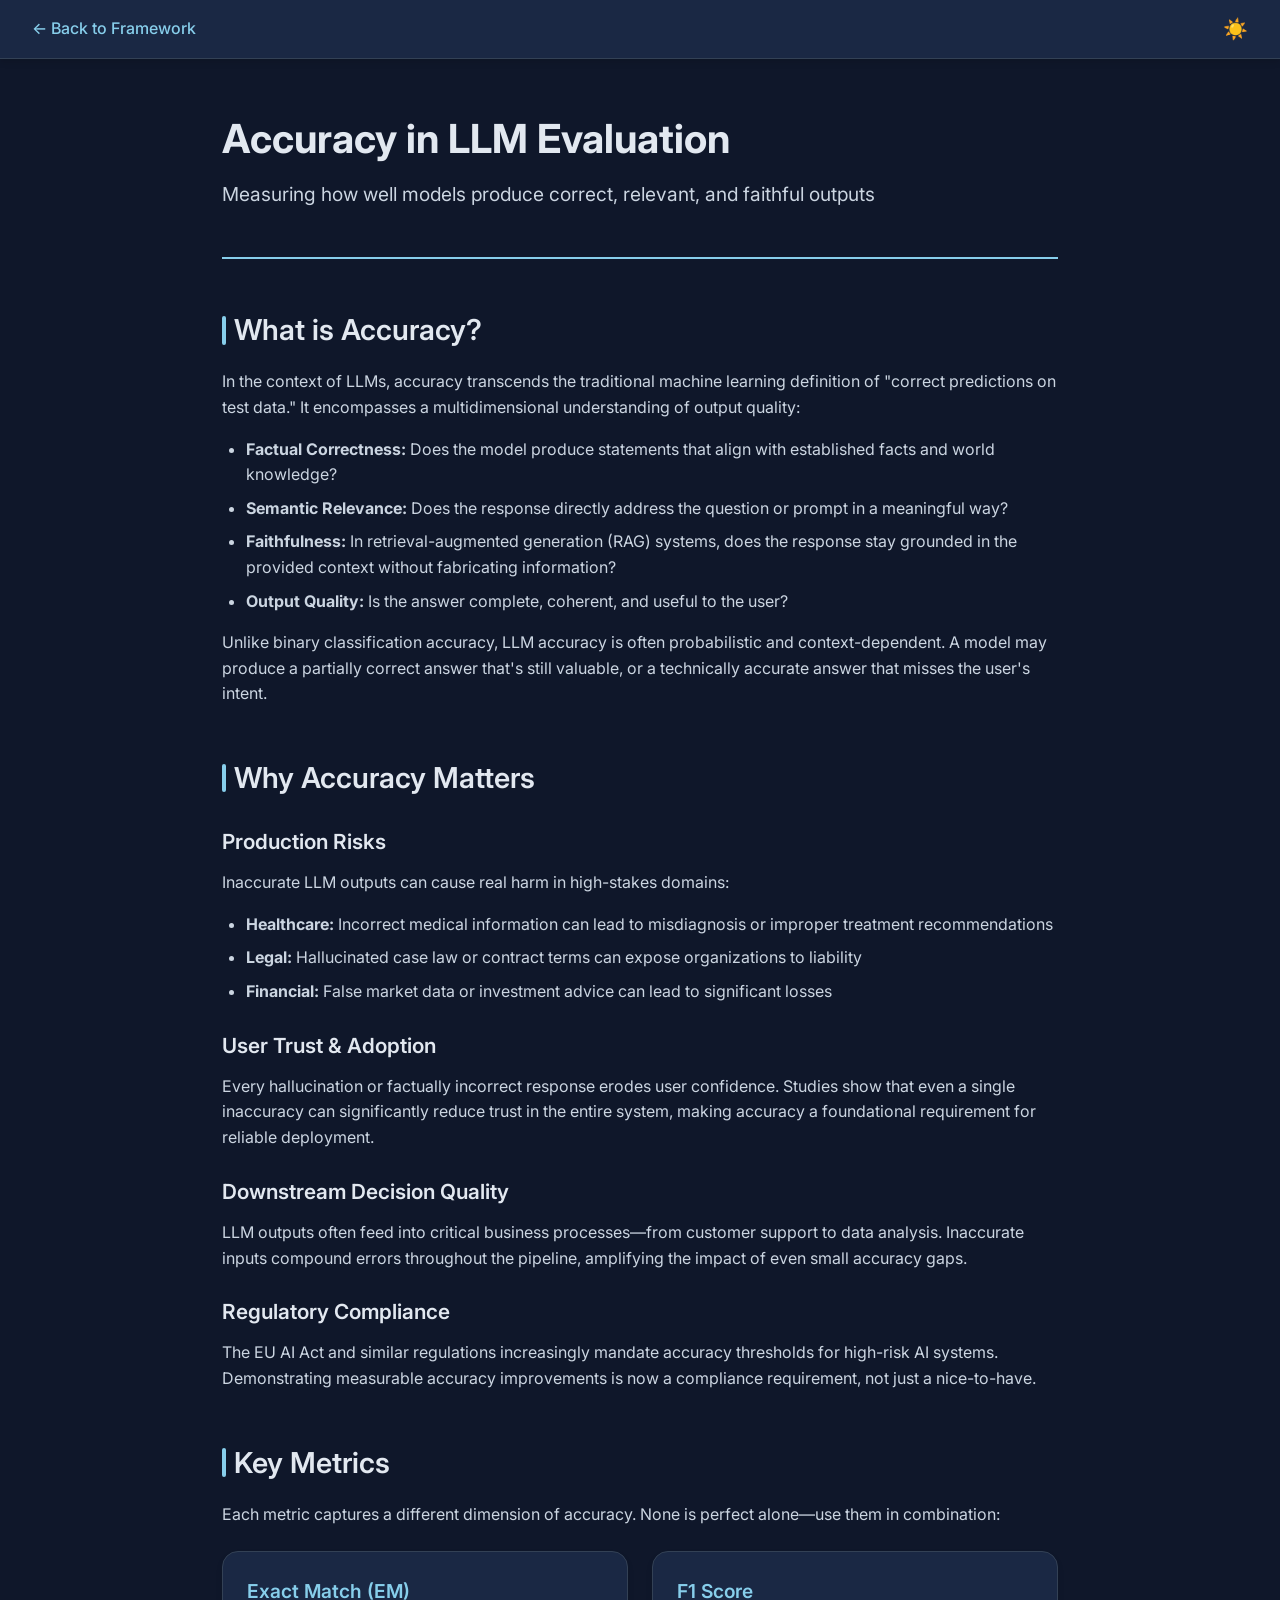
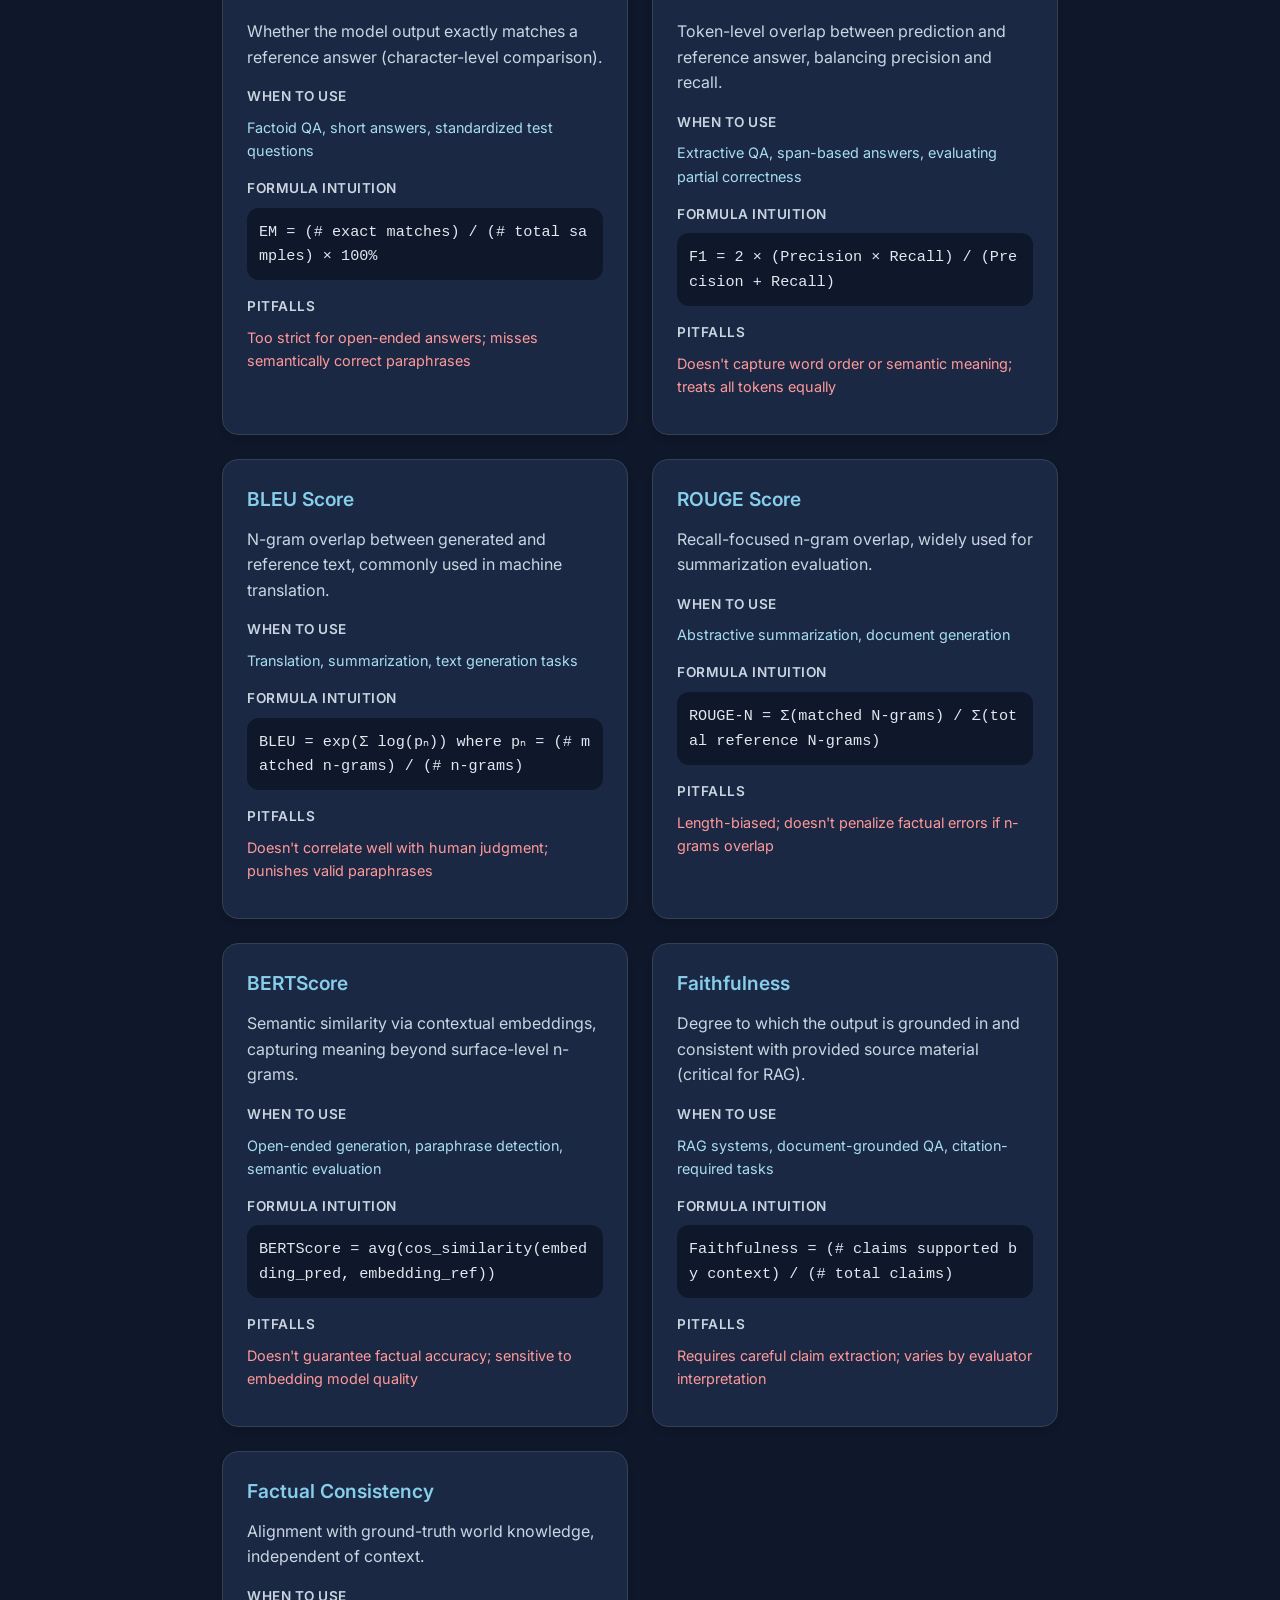
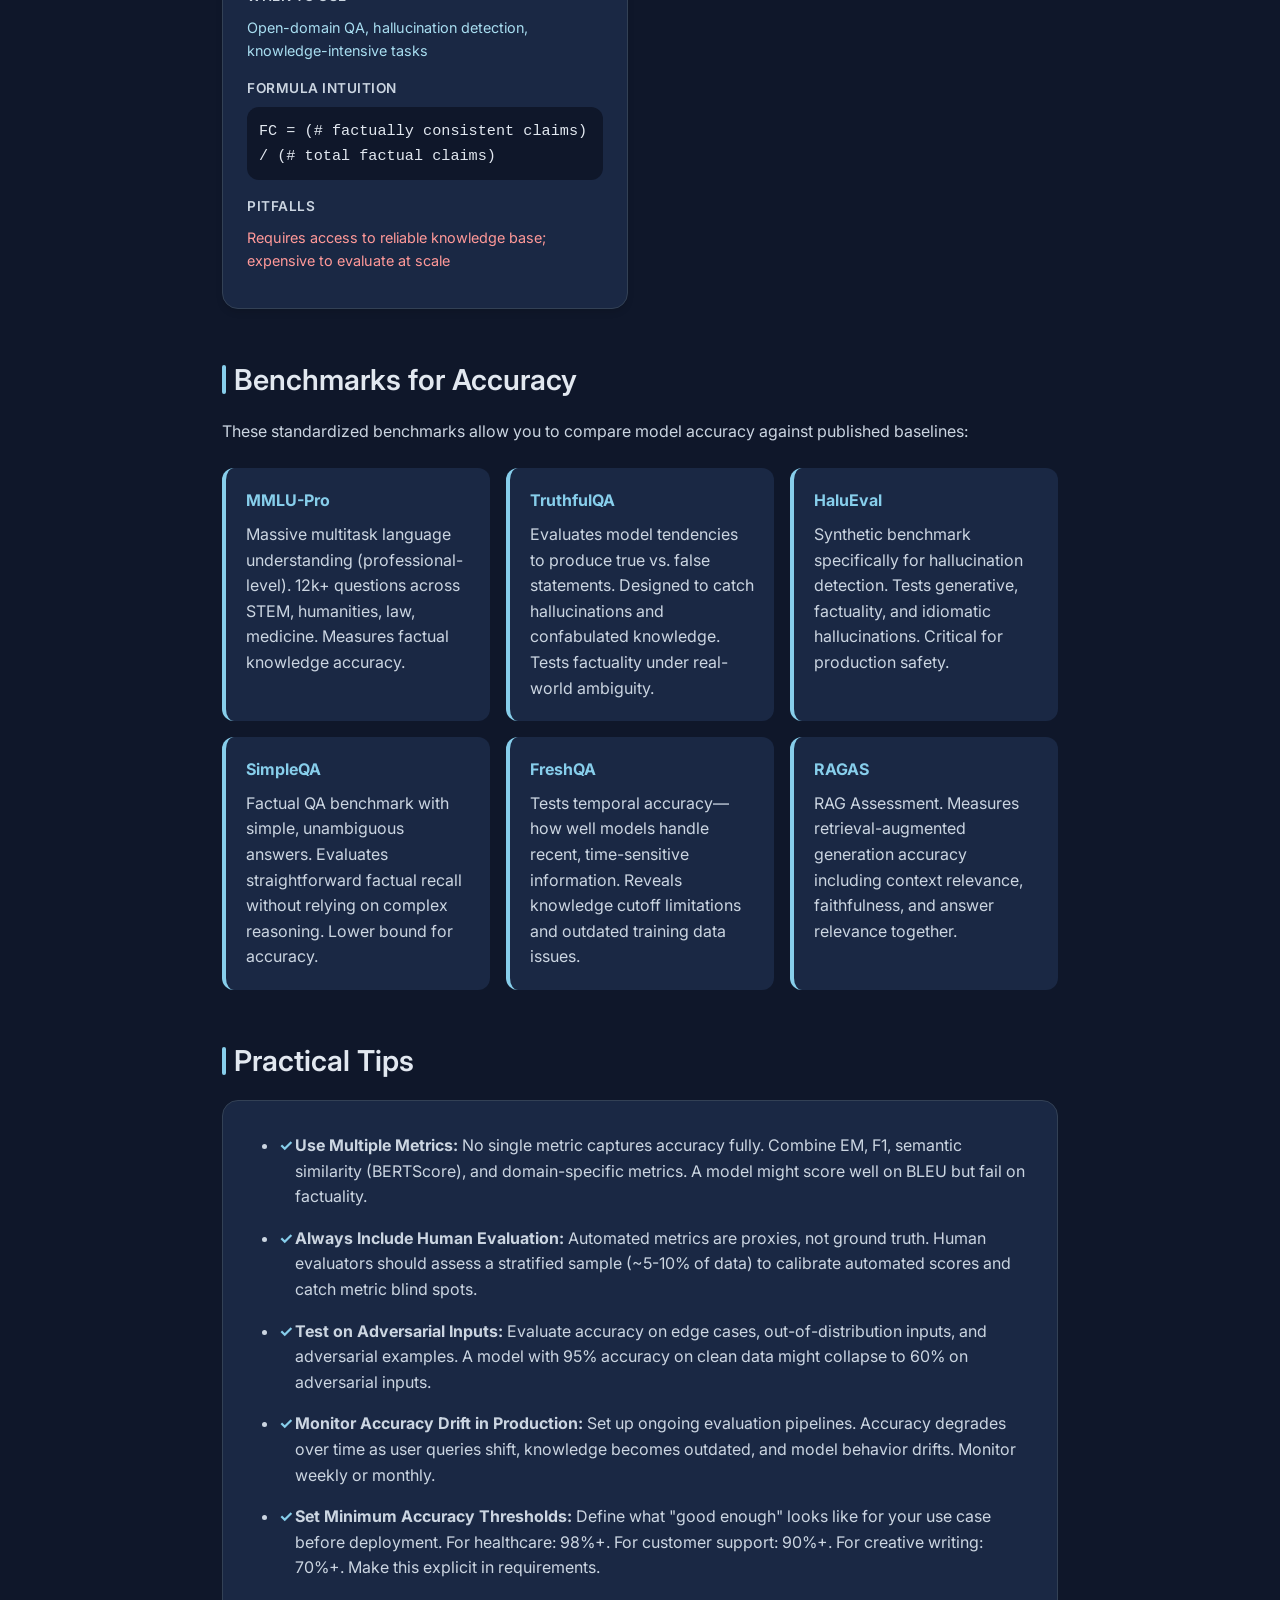
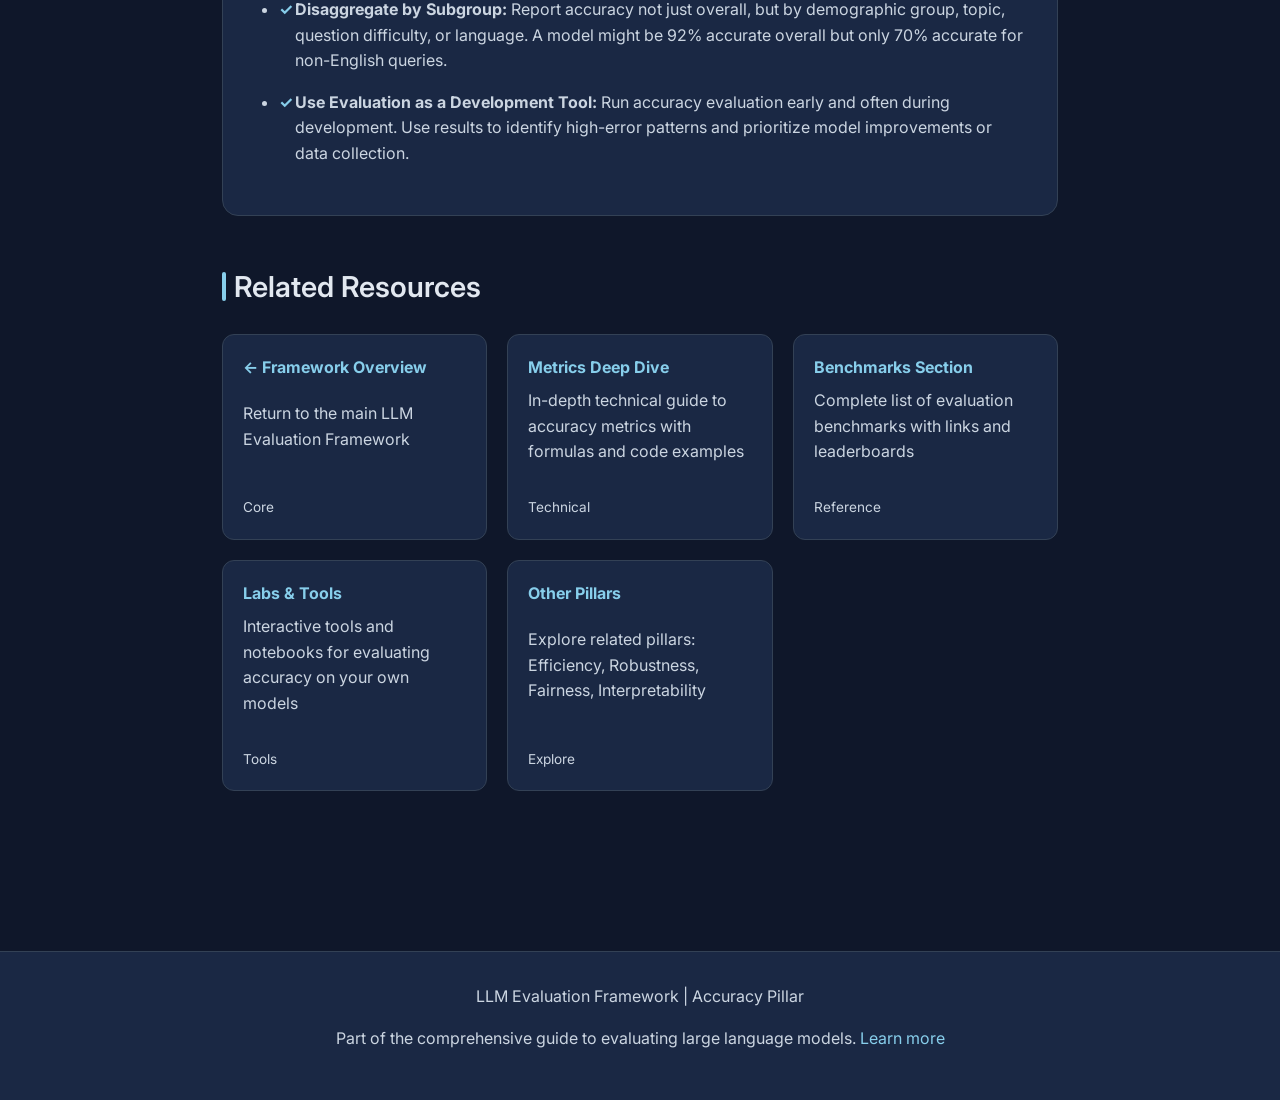
<file: portal/accuracy.html>
<!DOCTYPE html>
<html lang="en" class="dark-mode">
<head>
    <meta charset="UTF-8">
    <meta name="viewport" content="width=device-width, initial-scale=1.0">
    <title>Accuracy in LLM Evaluation</title>
    <link rel="preconnect" href="https://fonts.googleapis.com">
    <link rel="preconnect" href="https://fonts.gstatic.com" crossorigin>
    <link href="https://fonts.googleapis.com/css2?family=Inter:wght@400;500;600;700&display=swap" rel="stylesheet">
    <style>
        :root {
            --color-bg: #f8fafc;
            --color-bg-secondary: #f1f5f9;
            --color-text: #1e293b;
            --color-text-secondary: #334155;
            --color-accent: #56b4d9;
            --color-accent-dark: #3a9ec5;
            --color-accent-light: #87ceeb;
            --color-border: #cbd5e1;
            --radius-md: 12px;
            --radius-lg: 16px;
            --shadow-md: 0 4px 6px rgba(0,0,0,0.1);
            --shadow-lg: 0 10px 15px rgba(0,0,0,0.15);
        }

        html.dark-mode {
            --color-bg: #0f172a;
            --color-bg-secondary: #1a2844;
            --color-text: #e2e8f0;
            --color-text-secondary: #cbd5e1;
            --color-accent: #87ceeb;
            --color-accent-dark: #56b4d9;
            --color-accent-light: #a8ddf0;
            --color-border: #334155;
        }

        * {
            margin: 0;
            padding: 0;
            box-sizing: border-box;
        }

        html {
            scroll-behavior: smooth;
        }

        body {
            font-family: 'Inter', sans-serif;
            background-color: var(--color-bg);
            color: var(--color-text);
            line-height: 1.6;
            transition: background-color 0.3s ease, color 0.3s ease;
        }

        /* Navigation Bar */
        nav {
            position: sticky;
            top: 0;
            background-color: var(--color-bg-secondary);
            border-bottom: 1px solid var(--color-border);
            padding: 1rem 2rem;
            display: flex;
            justify-content: space-between;
            align-items: center;
            z-index: 100;
            box-shadow: var(--shadow-md);
            transition: background-color 0.3s ease;
        }

        nav a {
            color: var(--color-accent);
            text-decoration: none;
            font-weight: 500;
            display: flex;
            align-items: center;
            gap: 0.5rem;
            transition: color 0.3s ease;
        }

        nav a:hover {
            color: var(--color-accent-light);
        }

        .nav-right {
            display: flex;
            align-items: center;
            gap: 1.5rem;
        }

        .theme-toggle {
            background: none;
            border: none;
            color: var(--color-text);
            cursor: pointer;
            font-size: 1.25rem;
            transition: color 0.3s ease, transform 0.3s ease;
        }

        .theme-toggle:hover {
            transform: scale(1.1);
            color: var(--color-accent);
        }

        /* Main Content */
        main {
            max-width: 900px;
            margin: 0 auto;
            padding: 3rem 2rem;
        }

        /* Header Section */
        header {
            margin-bottom: 3rem;
            padding-bottom: 2rem;
            border-bottom: 2px solid var(--color-accent);
        }

        h1 {
            font-size: 2.5rem;
            font-weight: 700;
            margin-bottom: 0.5rem;
            color: var(--color-text);
        }

        .subtitle {
            font-size: 1.2rem;
            color: var(--color-text-secondary);
            font-weight: 400;
        }

        /* Section Styling */
        section {
            margin-bottom: 3rem;
        }

        h2 {
            font-size: 1.8rem;
            font-weight: 600;
            margin-bottom: 1rem;
            color: var(--color-text);
            display: flex;
            align-items: center;
            gap: 0.5rem;
        }

        h2::before {
            content: '';
            width: 4px;
            height: 1.8rem;
            background-color: var(--color-accent);
            border-radius: 2px;
        }

        h3 {
            font-size: 1.3rem;
            font-weight: 600;
            margin: 1.5rem 0 0.75rem 0;
            color: var(--color-text);
        }

        p {
            margin-bottom: 1rem;
            color: var(--color-text-secondary);
            font-size: 1rem;
        }

        ul, ol {
            margin-left: 1.5rem;
            margin-bottom: 1rem;
        }

        li {
            margin-bottom: 0.5rem;
            color: var(--color-text-secondary);
        }

        /* Metrics Cards */
        .metrics-grid {
            display: grid;
            grid-template-columns: repeat(auto-fit, minmax(280px, 1fr));
            gap: 1.5rem;
            margin: 1.5rem 0;
        }

        .metric-card {
            background-color: var(--color-bg-secondary);
            border: 1px solid var(--color-border);
            border-radius: var(--radius-lg);
            padding: 1.5rem;
            transition: all 0.3s ease;
            box-shadow: var(--shadow-md);
        }

        .metric-card:hover {
            border-color: var(--color-accent);
            box-shadow: var(--shadow-lg);
            transform: translateY(-2px);
        }

        .metric-card h3 {
            margin-top: 0;
            color: var(--color-accent);
            font-size: 1.2rem;
        }

        .metric-card .label {
            font-size: 0.85rem;
            font-weight: 600;
            text-transform: uppercase;
            letter-spacing: 0.5px;
            color: var(--color-text-secondary);
            margin-top: 1rem;
            margin-bottom: 0.5rem;
        }

        .metric-card .value {
            font-family: 'Monaco', 'Courier New', monospace;
            font-size: 0.95rem;
            color: var(--color-text);
            background-color: var(--color-bg);
            padding: 0.75rem;
            border-radius: var(--radius-md);
            margin-bottom: 1rem;
            word-break: break-all;
        }

        .metric-card .when-to-use,
        .metric-card .pitfalls {
            font-size: 0.9rem;
            margin-bottom: 0.75rem;
        }

        .metric-card .when-to-use {
            color: var(--color-accent-light);
        }

        .metric-card .pitfalls {
            color: #ff9999;
        }

        /* Benchmarks */
        .benchmarks-list {
            display: grid;
            grid-template-columns: repeat(auto-fit, minmax(250px, 1fr));
            gap: 1rem;
            margin: 1.5rem 0;
        }

        .benchmark-item {
            background-color: var(--color-bg-secondary);
            border-left: 4px solid var(--color-accent);
            border-radius: var(--radius-md);
            padding: 1.25rem;
            transition: all 0.3s ease;
        }

        .benchmark-item:hover {
            box-shadow: var(--shadow-md);
            transform: translateX(4px);
        }

        .benchmark-item strong {
            color: var(--color-accent);
            display: block;
            margin-bottom: 0.5rem;
        }

        .benchmark-item p {
            margin-bottom: 0;
        }

        /* Tips Section */
        .tips-list {
            background-color: var(--color-bg-secondary);
            border-radius: var(--radius-lg);
            padding: 2rem;
            border: 1px solid var(--color-border);
        }

        .tips-list li {
            margin-bottom: 1rem;
            padding-left: 1rem;
            position: relative;
        }

        .tips-list li::before {
            content: '✓';
            position: absolute;
            left: 0;
            color: var(--color-accent);
            font-weight: bold;
        }

        /* Resources */
        .resources-grid {
            display: grid;
            grid-template-columns: repeat(auto-fit, minmax(240px, 1fr));
            gap: 1.25rem;
            margin: 1.5rem 0;
        }

        .resource-link {
            background-color: var(--color-bg-secondary);
            border: 1px solid var(--color-border);
            border-radius: var(--radius-md);
            padding: 1.25rem;
            text-decoration: none;
            transition: all 0.3s ease;
            display: flex;
            flex-direction: column;
            justify-content: space-between;
        }

        .resource-link:hover {
            background-color: var(--color-bg);
            border-color: var(--color-accent);
            box-shadow: var(--shadow-md);
        }

        .resource-link strong {
            color: var(--color-accent);
            margin-bottom: 0.5rem;
        }

        .resource-link-label {
            font-size: 0.85rem;
            color: var(--color-text-secondary);
            margin-top: 1rem;
        }

        /* Back to Top Button */
        .back-to-top {
            position: fixed;
            bottom: 2rem;
            right: 2rem;
            background-color: var(--color-accent);
            color: var(--color-bg);
            border: none;
            border-radius: 50%;
            width: 3rem;
            height: 3rem;
            font-size: 1.5rem;
            cursor: pointer;
            display: none;
            align-items: center;
            justify-content: center;
            box-shadow: var(--shadow-lg);
            transition: all 0.3s ease;
            z-index: 99;
        }

        .back-to-top:hover {
            background-color: var(--color-accent-dark);
            transform: scale(1.1);
        }

        .back-to-top.show {
            display: flex;
        }

        /* Footer */
        footer {
            background-color: var(--color-bg-secondary);
            border-top: 1px solid var(--color-border);
            padding: 2rem;
            margin-top: 4rem;
            text-align: center;
            color: var(--color-text-secondary);
            font-size: 0.95rem;
        }

        footer a {
            color: var(--color-accent);
            text-decoration: none;
            transition: color 0.3s ease;
        }

        footer a:hover {
            color: var(--color-accent-light);
        }

        /* Responsive */
        @media (max-width: 768px) {
            h1 {
                font-size: 2rem;
            }

            h2 {
                font-size: 1.5rem;
            }

            main {
                padding: 2rem 1rem;
            }

            nav {
                padding: 1rem;
                gap: 1rem;
            }

            nav a {
                font-size: 0.95rem;
            }

            .metrics-grid {
                grid-template-columns: 1fr;
            }

            .benchmarks-list {
                grid-template-columns: 1fr;
            }

            .resources-grid {
                grid-template-columns: 1fr;
            }

            .back-to-top {
                bottom: 1rem;
                right: 1rem;
                width: 2.5rem;
                height: 2.5rem;
                font-size: 1.25rem;
            }
        }
    </style>
</head>
<body>
    <!-- Navigation -->
    <nav>
        <a href="index.html">← Back to Framework</a>
        <div class="nav-right">
            <button class="theme-toggle" aria-label="Toggle dark mode">🌙</button>
        </div>
    </nav>

    <!-- Main Content -->
    <main>
        <header>
            <h1>Accuracy in LLM Evaluation</h1>
            <p class="subtitle">Measuring how well models produce correct, relevant, and faithful outputs</p>
        </header>

        <!-- Section 1: What is Accuracy? -->
        <section id="what-is-accuracy">
            <h2>What is Accuracy?</h2>
            <p>In the context of LLMs, accuracy transcends the traditional machine learning definition of "correct predictions on test data." It encompasses a multidimensional understanding of output quality:</p>
            <ul>
                <li><strong>Factual Correctness:</strong> Does the model produce statements that align with established facts and world knowledge?</li>
                <li><strong>Semantic Relevance:</strong> Does the response directly address the question or prompt in a meaningful way?</li>
                <li><strong>Faithfulness:</strong> In retrieval-augmented generation (RAG) systems, does the response stay grounded in the provided context without fabricating information?</li>
                <li><strong>Output Quality:</strong> Is the answer complete, coherent, and useful to the user?</li>
            </ul>
            <p>Unlike binary classification accuracy, LLM accuracy is often probabilistic and context-dependent. A model may produce a partially correct answer that's still valuable, or a technically accurate answer that misses the user's intent.</p>
        </section>

        <!-- Section 2: Why Accuracy Matters -->
        <section id="why-accuracy-matters">
            <h2>Why Accuracy Matters</h2>
            <h3>Production Risks</h3>
            <p>Inaccurate LLM outputs can cause real harm in high-stakes domains:</p>
            <ul>
                <li><strong>Healthcare:</strong> Incorrect medical information can lead to misdiagnosis or improper treatment recommendations</li>
                <li><strong>Legal:</strong> Hallucinated case law or contract terms can expose organizations to liability</li>
                <li><strong>Financial:</strong> False market data or investment advice can lead to significant losses</li>
            </ul>
            <h3>User Trust & Adoption</h3>
            <p>Every hallucination or factually incorrect response erodes user confidence. Studies show that even a single inaccuracy can significantly reduce trust in the entire system, making accuracy a foundational requirement for reliable deployment.</p>
            <h3>Downstream Decision Quality</h3>
            <p>LLM outputs often feed into critical business processes—from customer support to data analysis. Inaccurate inputs compound errors throughout the pipeline, amplifying the impact of even small accuracy gaps.</p>
            <h3>Regulatory Compliance</h3>
            <p>The EU AI Act and similar regulations increasingly mandate accuracy thresholds for high-risk AI systems. Demonstrating measurable accuracy improvements is now a compliance requirement, not just a nice-to-have.</p>
        </section>

        <!-- Section 3: Key Metrics -->
        <section id="key-metrics">
            <h2>Key Metrics</h2>
            <p>Each metric captures a different dimension of accuracy. None is perfect alone—use them in combination:</p>

            <div class="metrics-grid">
                <div class="metric-card">
                    <h3>Exact Match (EM)</h3>
                    <p>Whether the model output exactly matches a reference answer (character-level comparison).</p>
                    <div class="label">When to Use</div>
                    <div class="when-to-use">Factoid QA, short answers, standardized test questions</div>
                    <div class="label">Formula Intuition</div>
                    <div class="value">EM = (# exact matches) / (# total samples) × 100%</div>
                    <div class="label">Pitfalls</div>
                    <div class="pitfalls">Too strict for open-ended answers; misses semantically correct paraphrases</div>
                </div>

                <div class="metric-card">
                    <h3>F1 Score</h3>
                    <p>Token-level overlap between prediction and reference answer, balancing precision and recall.</p>
                    <div class="label">When to Use</div>
                    <div class="when-to-use">Extractive QA, span-based answers, evaluating partial correctness</div>
                    <div class="label">Formula Intuition</div>
                    <div class="value">F1 = 2 × (Precision × Recall) / (Precision + Recall)</div>
                    <div class="label">Pitfalls</div>
                    <div class="pitfalls">Doesn't capture word order or semantic meaning; treats all tokens equally</div>
                </div>

                <div class="metric-card">
                    <h3>BLEU Score</h3>
                    <p>N-gram overlap between generated and reference text, commonly used in machine translation.</p>
                    <div class="label">When to Use</div>
                    <div class="when-to-use">Translation, summarization, text generation tasks</div>
                    <div class="label">Formula Intuition</div>
                    <div class="value">BLEU = exp(Σ log(pₙ)) where pₙ = (# matched n-grams) / (# n-grams)</div>
                    <div class="label">Pitfalls</div>
                    <div class="pitfalls">Doesn't correlate well with human judgment; punishes valid paraphrases</div>
                </div>

                <div class="metric-card">
                    <h3>ROUGE Score</h3>
                    <p>Recall-focused n-gram overlap, widely used for summarization evaluation.</p>
                    <div class="label">When to Use</div>
                    <div class="when-to-use">Abstractive summarization, document generation</div>
                    <div class="label">Formula Intuition</div>
                    <div class="value">ROUGE-N = Σ(matched N-grams) / Σ(total reference N-grams)</div>
                    <div class="label">Pitfalls</div>
                    <div class="pitfalls">Length-biased; doesn't penalize factual errors if n-grams overlap</div>
                </div>

                <div class="metric-card">
                    <h3>BERTScore</h3>
                    <p>Semantic similarity via contextual embeddings, capturing meaning beyond surface-level n-grams.</p>
                    <div class="label">When to Use</div>
                    <div class="when-to-use">Open-ended generation, paraphrase detection, semantic evaluation</div>
                    <div class="label">Formula Intuition</div>
                    <div class="value">BERTScore = avg(cos_similarity(embedding_pred, embedding_ref))</div>
                    <div class="label">Pitfalls</div>
                    <div class="pitfalls">Doesn't guarantee factual accuracy; sensitive to embedding model quality</div>
                </div>

                <div class="metric-card">
                    <h3>Faithfulness</h3>
                    <p>Degree to which the output is grounded in and consistent with provided source material (critical for RAG).</p>
                    <div class="label">When to Use</div>
                    <div class="when-to-use">RAG systems, document-grounded QA, citation-required tasks</div>
                    <div class="label">Formula Intuition</div>
                    <div class="value">Faithfulness = (# claims supported by context) / (# total claims)</div>
                    <div class="label">Pitfalls</div>
                    <div class="pitfalls">Requires careful claim extraction; varies by evaluator interpretation</div>
                </div>

                <div class="metric-card">
                    <h3>Factual Consistency</h3>
                    <p>Alignment with ground-truth world knowledge, independent of context.</p>
                    <div class="label">When to Use</div>
                    <div class="when-to-use">Open-domain QA, hallucination detection, knowledge-intensive tasks</div>
                    <div class="label">Formula Intuition</div>
                    <div class="value">FC = (# factually consistent claims) / (# total factual claims)</div>
                    <div class="label">Pitfalls</div>
                    <div class="pitfalls">Requires access to reliable knowledge base; expensive to evaluate at scale</div>
                </div>
            </div>
        </section>

        <!-- Section 4: Benchmarks for Accuracy -->
        <section id="benchmarks">
            <h2>Benchmarks for Accuracy</h2>
            <p>These standardized benchmarks allow you to compare model accuracy against published baselines:</p>

            <div class="benchmarks-list">
                <div class="benchmark-item">
                    <strong>MMLU-Pro</strong>
                    <p>Massive multitask language understanding (professional-level). 12k+ questions across STEM, humanities, law, medicine. Measures factual knowledge accuracy.</p>
                </div>
                <div class="benchmark-item">
                    <strong>TruthfulQA</strong>
                    <p>Evaluates model tendencies to produce true vs. false statements. Designed to catch hallucinations and confabulated knowledge. Tests factuality under real-world ambiguity.</p>
                </div>
                <div class="benchmark-item">
                    <strong>HaluEval</strong>
                    <p>Synthetic benchmark specifically for hallucination detection. Tests generative, factuality, and idiomatic hallucinations. Critical for production safety.</p>
                </div>
                <div class="benchmark-item">
                    <strong>SimpleQA</strong>
                    <p>Factual QA benchmark with simple, unambiguous answers. Evaluates straightforward factual recall without relying on complex reasoning. Lower bound for accuracy.</p>
                </div>
                <div class="benchmark-item">
                    <strong>FreshQA</strong>
                    <p>Tests temporal accuracy—how well models handle recent, time-sensitive information. Reveals knowledge cutoff limitations and outdated training data issues.</p>
                </div>
                <div class="benchmark-item">
                    <strong>RAGAS</strong>
                    <p>RAG Assessment. Measures retrieval-augmented generation accuracy including context relevance, faithfulness, and answer relevance together.</p>
                </div>
            </div>
        </section>

        <!-- Section 5: Practical Tips -->
        <section id="practical-tips">
            <h2>Practical Tips</h2>

            <div class="tips-list">
                <ul>
                    <li><strong>Use Multiple Metrics:</strong> No single metric captures accuracy fully. Combine EM, F1, semantic similarity (BERTScore), and domain-specific metrics. A model might score well on BLEU but fail on factuality.</li>

                    <li><strong>Always Include Human Evaluation:</strong> Automated metrics are proxies, not ground truth. Human evaluators should assess a stratified sample (~5-10% of data) to calibrate automated scores and catch metric blind spots.</li>

                    <li><strong>Test on Adversarial Inputs:</strong> Evaluate accuracy on edge cases, out-of-distribution inputs, and adversarial examples. A model with 95% accuracy on clean data might collapse to 60% on adversarial inputs.</li>

                    <li><strong>Monitor Accuracy Drift in Production:</strong> Set up ongoing evaluation pipelines. Accuracy degrades over time as user queries shift, knowledge becomes outdated, and model behavior drifts. Monitor weekly or monthly.</li>

                    <li><strong>Set Minimum Accuracy Thresholds:</strong> Define what "good enough" looks like for your use case before deployment. For healthcare: 98%+. For customer support: 90%+. For creative writing: 70%+. Make this explicit in requirements.</li>

                    <li><strong>Disaggregate by Subgroup:</strong> Report accuracy not just overall, but by demographic group, topic, question difficulty, or language. A model might be 92% accurate overall but only 70% accurate for non-English queries.</li>

                    <li><strong>Use Evaluation as a Development Tool:</strong> Run accuracy evaluation early and often during development. Use results to identify high-error patterns and prioritize model improvements or data collection.</li>
                </ul>
            </div>
        </section>

        <!-- Section 6: Related Resources -->
        <section id="resources">
            <h2>Related Resources</h2>

            <div class="resources-grid">
                <a href="index.html" class="resource-link">
                    <strong>← Framework Overview</strong>
                    <p>Return to the main LLM Evaluation Framework</p>
                    <span class="resource-link-label">Core</span>
                </a>

                <a href="index.html#metrics-deep-dive" class="resource-link">
                    <strong>Metrics Deep Dive</strong>
                    <p>In-depth technical guide to accuracy metrics with formulas and code examples</p>
                    <span class="resource-link-label">Technical</span>
                </a>

                <a href="index.html#benchmarks" class="resource-link">
                    <strong>Benchmarks Section</strong>
                    <p>Complete list of evaluation benchmarks with links and leaderboards</p>
                    <span class="resource-link-label">Reference</span>
                </a>

                <a href="index.html#labs" class="resource-link">
                    <strong>Labs & Tools</strong>
                    <p>Interactive tools and notebooks for evaluating accuracy on your own models</p>
                    <span class="resource-link-label">Tools</span>
                </a>

                <a href="index.html" class="resource-link">
                    <strong>Other Pillars</strong>
                    <p>Explore related pillars: Efficiency, Robustness, Fairness, Interpretability</p>
                    <span class="resource-link-label">Explore</span>
                </a>
            </div>
        </section>
    </main>

    <!-- Back to Top Button -->
    <button class="back-to-top" id="backToTop" aria-label="Back to top">↑</button>

    <!-- Footer -->
    <footer>
        <p>LLM Evaluation Framework | Accuracy Pillar</p>
        <p>Part of the comprehensive guide to evaluating large language models. <a href="index.html">Learn more</a></p>
    </footer>

    <script>
        // Dark mode toggle
        const themeToggle = document.querySelector('.theme-toggle');
        const htmlElement = document.documentElement;

        themeToggle.addEventListener('click', () => {
            htmlElement.classList.toggle('dark-mode');
            const isDarkMode = htmlElement.classList.contains('dark-mode');
            localStorage.setItem('darkMode', isDarkMode);
            updateThemeToggleIcon();
        });

        function updateThemeToggleIcon() {
            const isDarkMode = htmlElement.classList.contains('dark-mode');
            themeToggle.textContent = isDarkMode ? '☀️' : '🌙';
        }

        // Load theme preference
        const savedDarkMode = localStorage.getItem('darkMode');
        if (savedDarkMode === 'false') {
            htmlElement.classList.remove('dark-mode');
        }
        updateThemeToggleIcon();

        // Back to top button
        const backToTopButton = document.getElementById('backToTop');

        window.addEventListener('scroll', () => {
            if (window.pageYOffset > 300) {
                backToTopButton.classList.add('show');
            } else {
                backToTopButton.classList.remove('show');
            }
        });

        backToTopButton.addEventListener('click', () => {
            window.scrollTo({
                top: 0,
                behavior: 'smooth'
            });
        });
    </script>
</body>
</html>
</file>
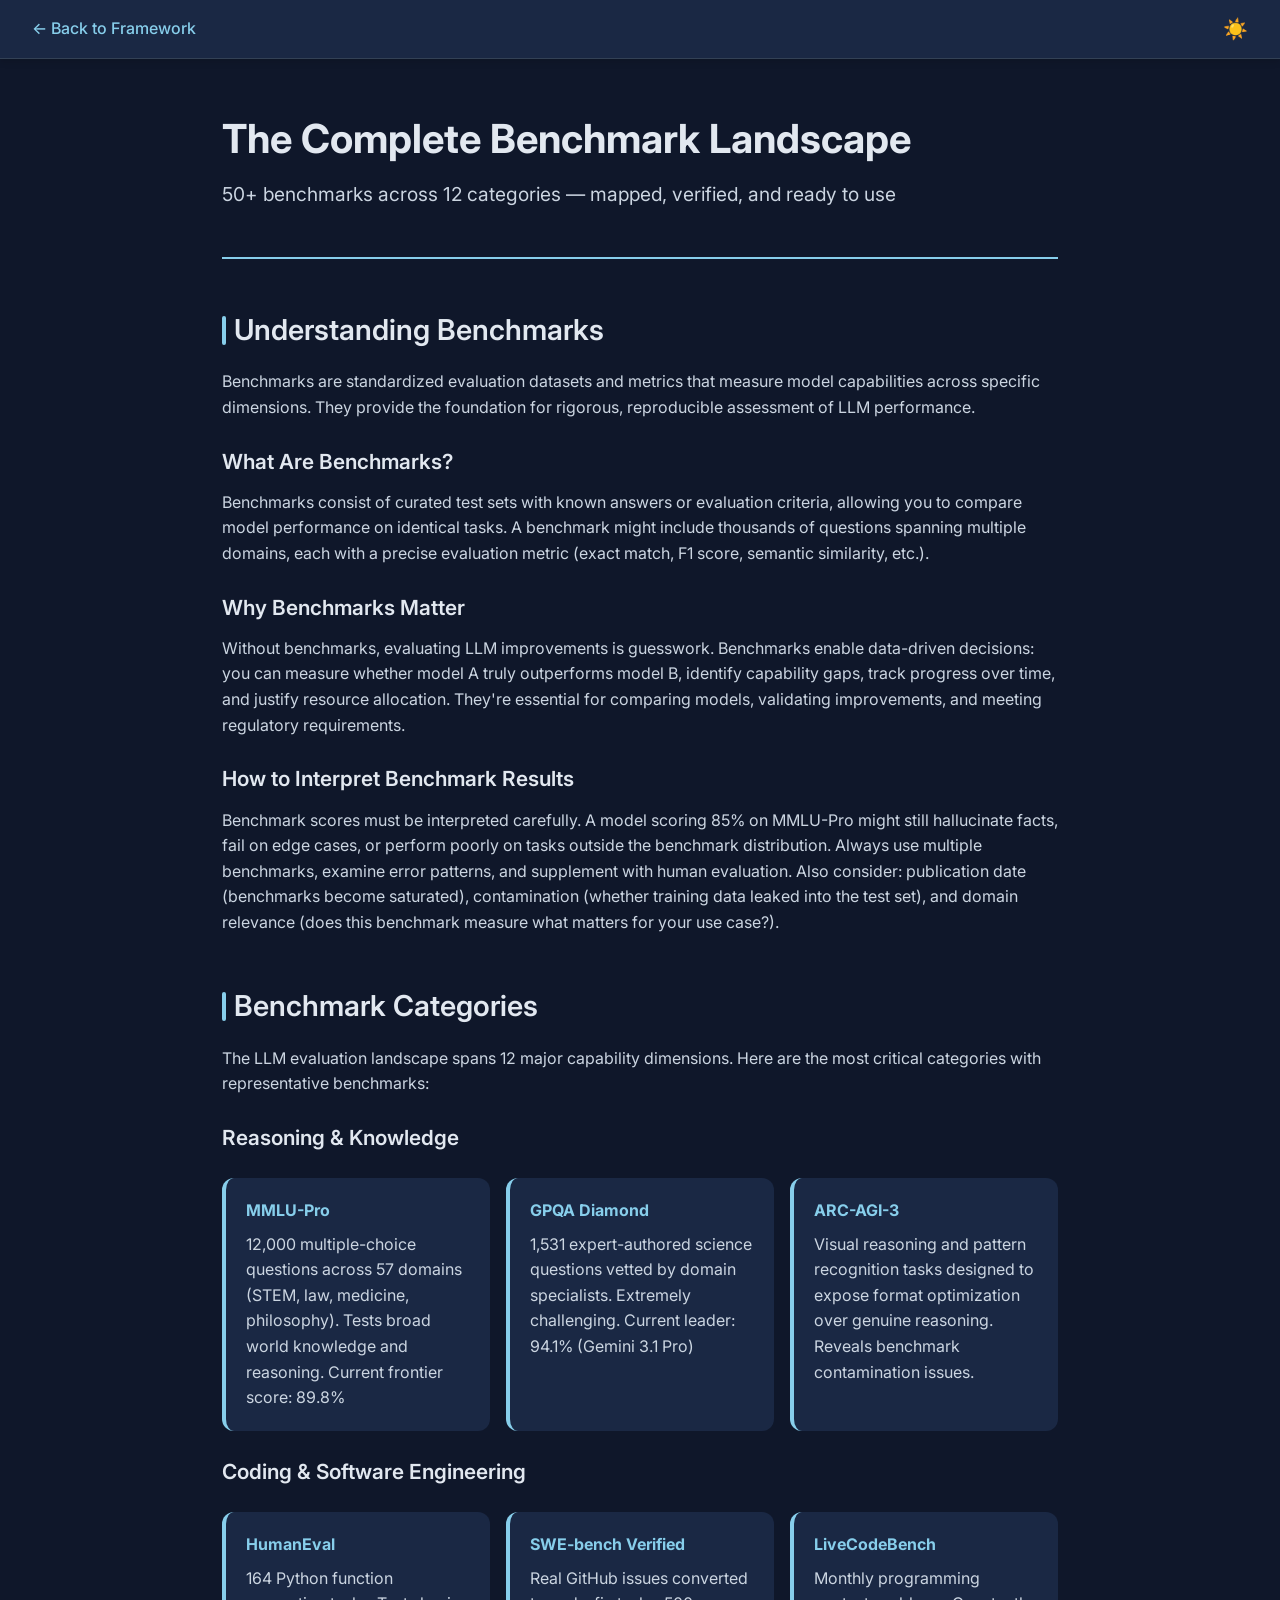
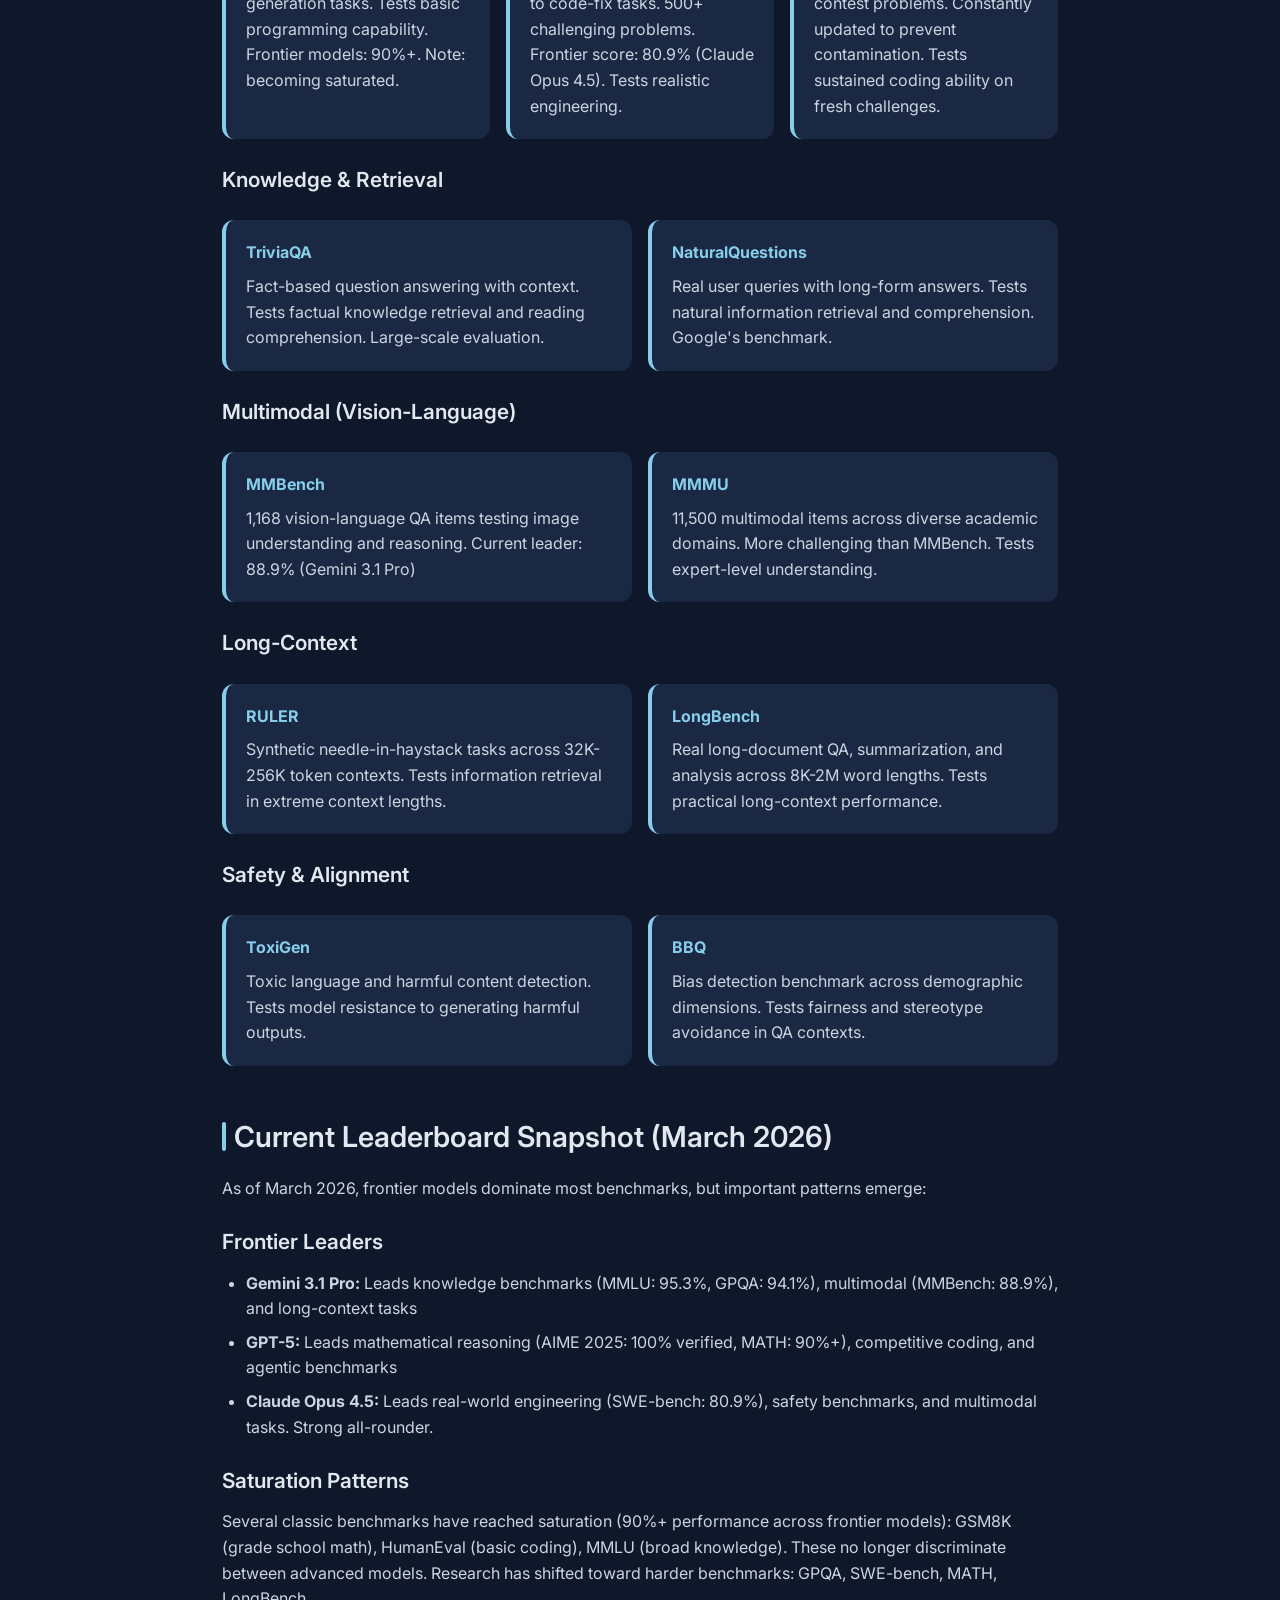
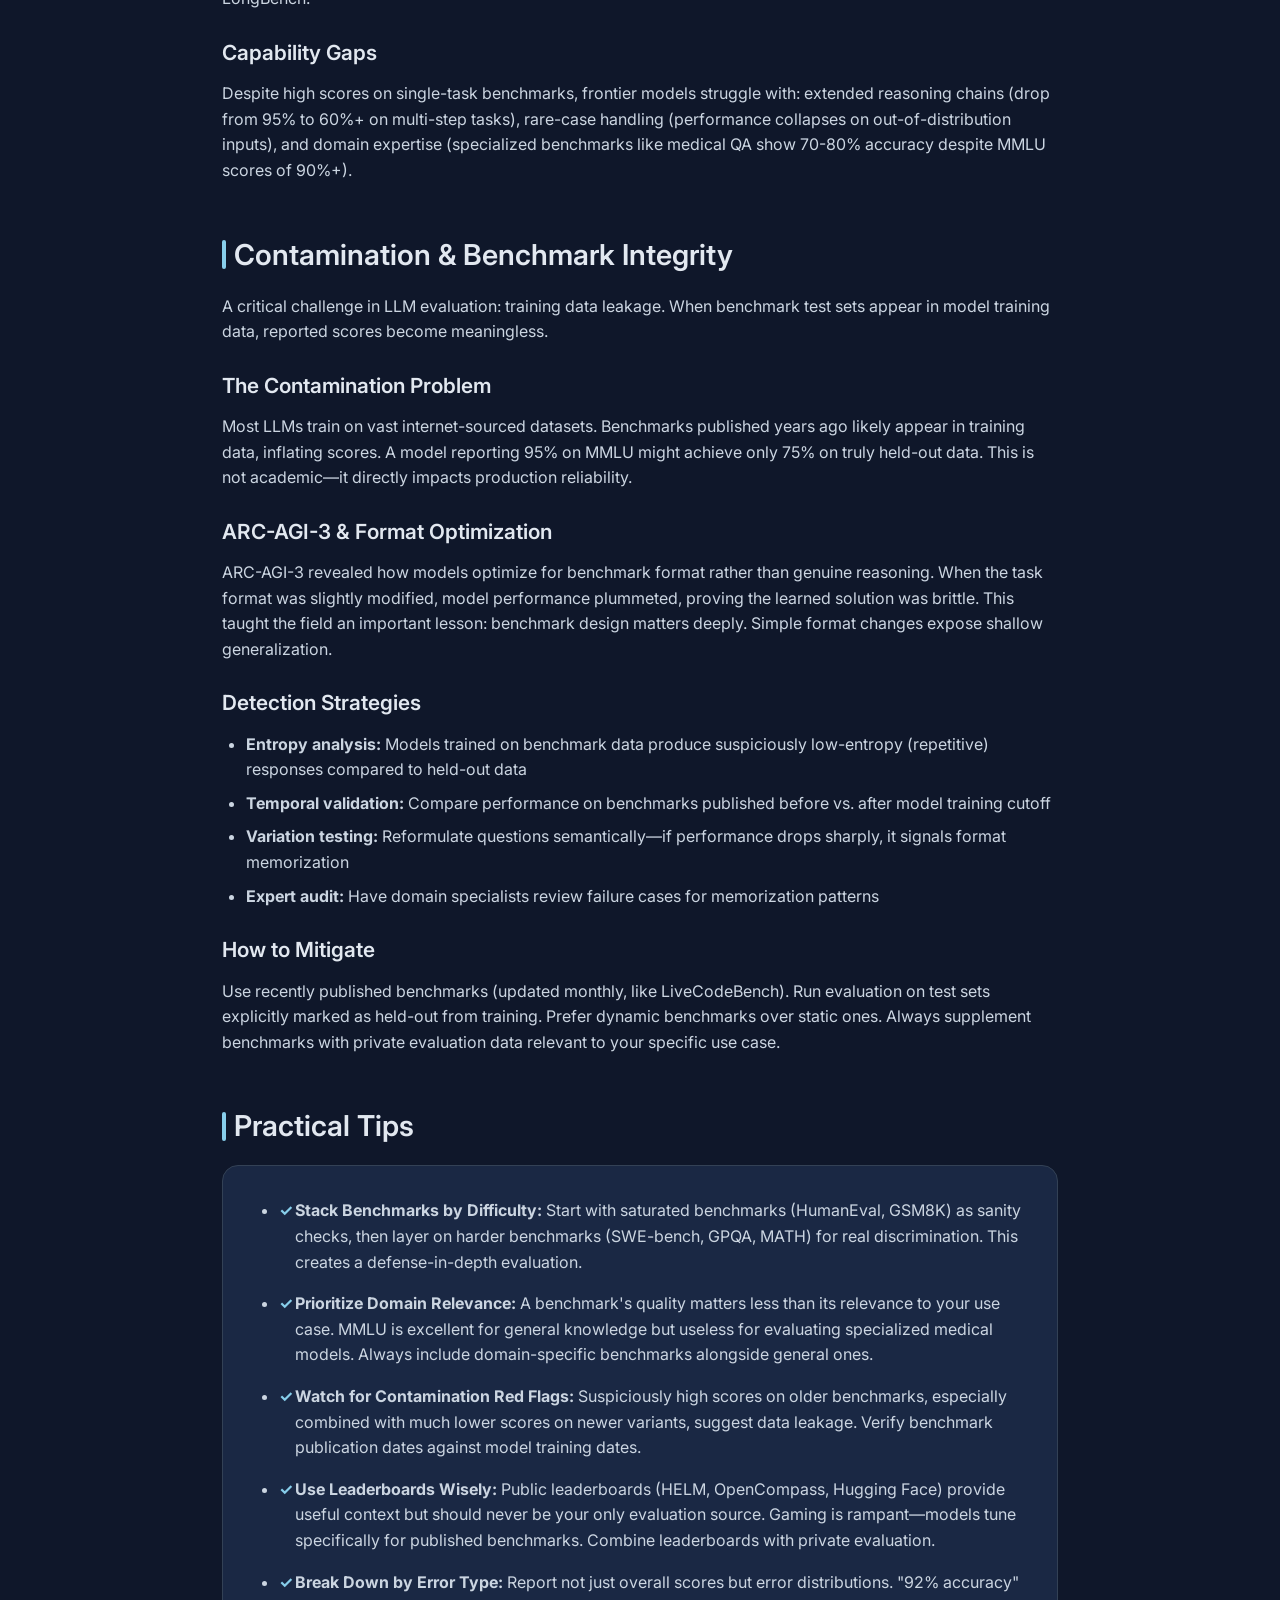
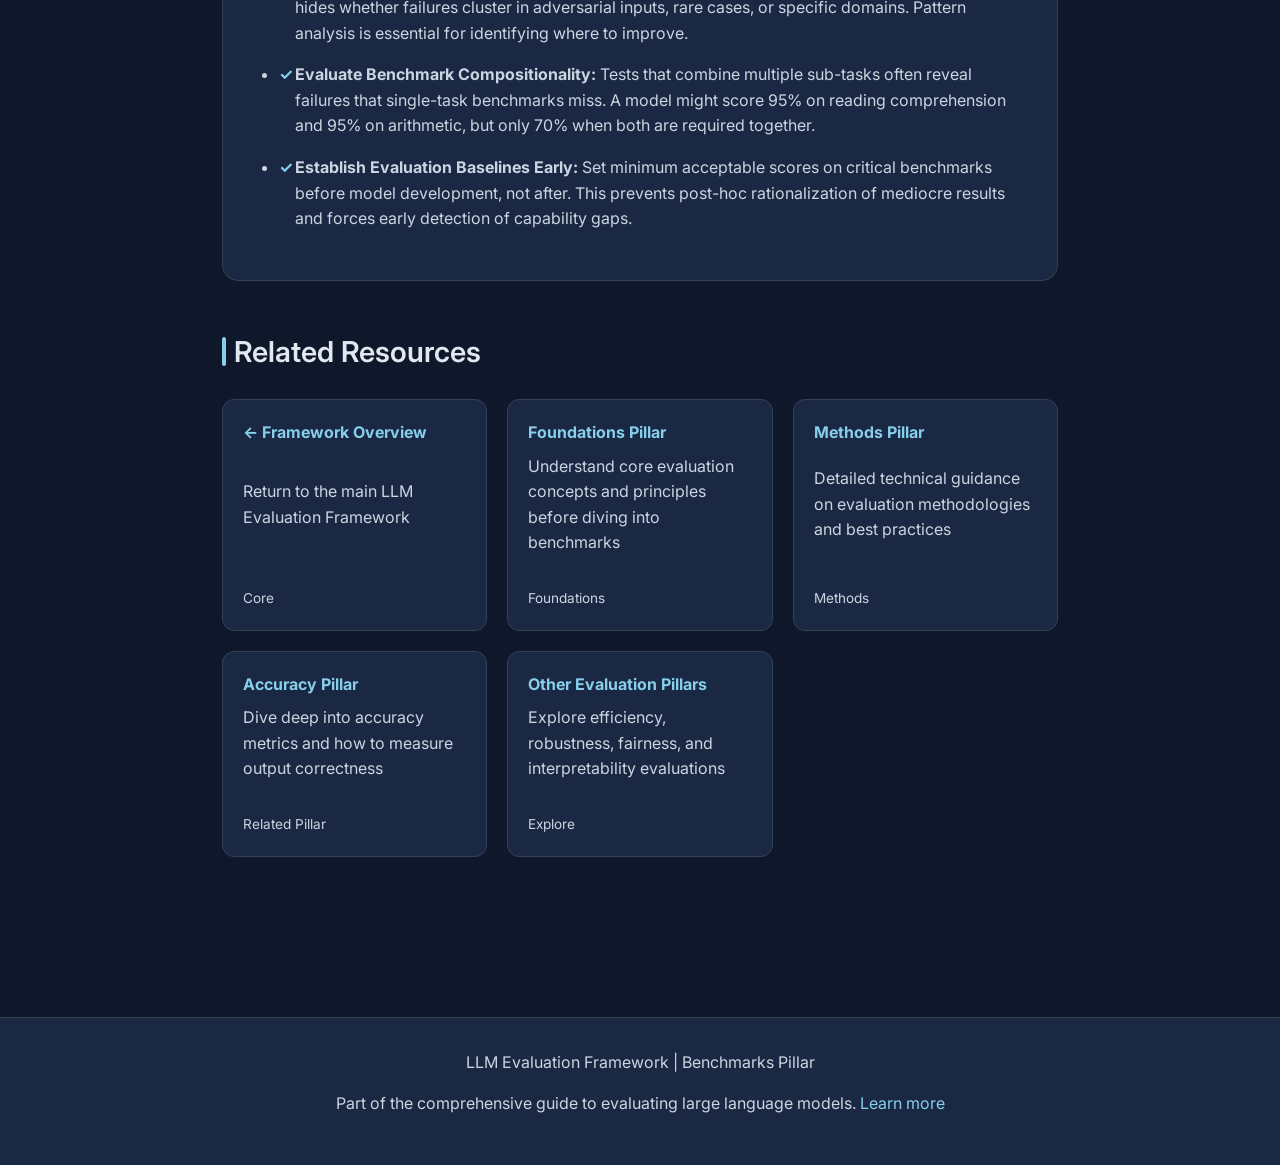
<file: portal/benchmarks.html>
<!DOCTYPE html>
<html lang="en" class="dark-mode">
<head>
    <meta charset="UTF-8">
    <meta name="viewport" content="width=device-width, initial-scale=1.0">
    <title>Benchmarks in LLM Evaluation</title>
    <link rel="preconnect" href="https://fonts.googleapis.com">
    <link rel="preconnect" href="https://fonts.gstatic.com" crossorigin>
    <link href="https://fonts.googleapis.com/css2?family=Inter:wght@400;500;600;700&display=swap" rel="stylesheet">
    <style>
        :root {
            --color-bg: #f8fafc;
            --color-bg-secondary: #f1f5f9;
            --color-text: #1e293b;
            --color-text-secondary: #334155;
            --color-accent: #56b4d9;
            --color-accent-dark: #3a9ec5;
            --color-accent-light: #87ceeb;
            --color-border: #cbd5e1;
            --radius-md: 12px;
            --radius-lg: 16px;
            --shadow-md: 0 4px 6px rgba(0,0,0,0.1);
            --shadow-lg: 0 10px 15px rgba(0,0,0,0.15);
        }

        html.dark-mode {
            --color-bg: #0f172a;
            --color-bg-secondary: #1a2844;
            --color-text: #e2e8f0;
            --color-text-secondary: #cbd5e1;
            --color-accent: #87ceeb;
            --color-accent-dark: #56b4d9;
            --color-accent-light: #a8ddf0;
            --color-border: #334155;
        }

        * {
            margin: 0;
            padding: 0;
            box-sizing: border-box;
        }

        html {
            scroll-behavior: smooth;
        }

        body {
            font-family: 'Inter', sans-serif;
            background-color: var(--color-bg);
            color: var(--color-text);
            line-height: 1.6;
            transition: background-color 0.3s ease, color 0.3s ease;
        }

        /* Navigation Bar */
        nav {
            position: sticky;
            top: 0;
            background-color: var(--color-bg-secondary);
            border-bottom: 1px solid var(--color-border);
            padding: 1rem 2rem;
            display: flex;
            justify-content: space-between;
            align-items: center;
            z-index: 100;
            box-shadow: var(--shadow-md);
            transition: background-color 0.3s ease;
        }

        nav a {
            color: var(--color-accent);
            text-decoration: none;
            font-weight: 500;
            display: flex;
            align-items: center;
            gap: 0.5rem;
            transition: color 0.3s ease;
        }

        nav a:hover {
            color: var(--color-accent-light);
        }

        .nav-right {
            display: flex;
            align-items: center;
            gap: 1.5rem;
        }

        .theme-toggle {
            background: none;
            border: none;
            color: var(--color-text);
            cursor: pointer;
            font-size: 1.25rem;
            transition: color 0.3s ease, transform 0.3s ease;
        }

        .theme-toggle:hover {
            transform: scale(1.1);
            color: var(--color-accent);
        }

        /* Main Content */
        main {
            max-width: 900px;
            margin: 0 auto;
            padding: 3rem 2rem;
        }

        /* Header Section */
        header {
            margin-bottom: 3rem;
            padding-bottom: 2rem;
            border-bottom: 2px solid var(--color-accent);
        }

        h1 {
            font-size: 2.5rem;
            font-weight: 700;
            margin-bottom: 0.5rem;
            color: var(--color-text);
        }

        .subtitle {
            font-size: 1.2rem;
            color: var(--color-text-secondary);
            font-weight: 400;
        }

        /* Section Styling */
        section {
            margin-bottom: 3rem;
        }

        h2 {
            font-size: 1.8rem;
            font-weight: 600;
            margin-bottom: 1rem;
            color: var(--color-text);
            display: flex;
            align-items: center;
            gap: 0.5rem;
        }

        h2::before {
            content: '';
            width: 4px;
            height: 1.8rem;
            background-color: var(--color-accent);
            border-radius: 2px;
        }

        h3 {
            font-size: 1.3rem;
            font-weight: 600;
            margin: 1.5rem 0 0.75rem 0;
            color: var(--color-text);
        }

        p {
            margin-bottom: 1rem;
            color: var(--color-text-secondary);
            font-size: 1rem;
        }

        ul, ol {
            margin-left: 1.5rem;
            margin-bottom: 1rem;
        }

        li {
            margin-bottom: 0.5rem;
            color: var(--color-text-secondary);
        }

        /* Metrics Cards */
        .metrics-grid {
            display: grid;
            grid-template-columns: repeat(auto-fit, minmax(280px, 1fr));
            gap: 1.5rem;
            margin: 1.5rem 0;
        }

        .metric-card {
            background-color: var(--color-bg-secondary);
            border: 1px solid var(--color-border);
            border-radius: var(--radius-lg);
            padding: 1.5rem;
            transition: all 0.3s ease;
            box-shadow: var(--shadow-md);
        }

        .metric-card:hover {
            border-color: var(--color-accent);
            box-shadow: var(--shadow-lg);
            transform: translateY(-2px);
        }

        .metric-card h3 {
            margin-top: 0;
            color: var(--color-accent);
            font-size: 1.2rem;
        }

        .metric-card .label {
            font-size: 0.85rem;
            font-weight: 600;
            text-transform: uppercase;
            letter-spacing: 0.5px;
            color: var(--color-text-secondary);
            margin-top: 1rem;
            margin-bottom: 0.5rem;
        }

        .metric-card .value {
            font-family: 'Monaco', 'Courier New', monospace;
            font-size: 0.95rem;
            color: var(--color-text);
            background-color: var(--color-bg);
            padding: 0.75rem;
            border-radius: var(--radius-md);
            margin-bottom: 1rem;
            word-break: break-all;
        }

        .metric-card .when-to-use,
        .metric-card .pitfalls {
            font-size: 0.9rem;
            margin-bottom: 0.75rem;
        }

        .metric-card .when-to-use {
            color: var(--color-accent-light);
        }

        .metric-card .pitfalls {
            color: #ff9999;
        }

        /* Benchmarks */
        .benchmarks-list {
            display: grid;
            grid-template-columns: repeat(auto-fit, minmax(250px, 1fr));
            gap: 1rem;
            margin: 1.5rem 0;
        }

        .benchmark-item {
            background-color: var(--color-bg-secondary);
            border-left: 4px solid var(--color-accent);
            border-radius: var(--radius-md);
            padding: 1.25rem;
            transition: all 0.3s ease;
        }

        .benchmark-item:hover {
            box-shadow: var(--shadow-md);
            transform: translateX(4px);
        }

        .benchmark-item strong {
            color: var(--color-accent);
            display: block;
            margin-bottom: 0.5rem;
        }

        .benchmark-item p {
            margin-bottom: 0;
        }

        /* Tips Section */
        .tips-list {
            background-color: var(--color-bg-secondary);
            border-radius: var(--radius-lg);
            padding: 2rem;
            border: 1px solid var(--color-border);
        }

        .tips-list li {
            margin-bottom: 1rem;
            padding-left: 1rem;
            position: relative;
        }

        .tips-list li::before {
            content: '✓';
            position: absolute;
            left: 0;
            color: var(--color-accent);
            font-weight: bold;
        }

        /* Resources */
        .resources-grid {
            display: grid;
            grid-template-columns: repeat(auto-fit, minmax(240px, 1fr));
            gap: 1.25rem;
            margin: 1.5rem 0;
        }

        .resource-link {
            background-color: var(--color-bg-secondary);
            border: 1px solid var(--color-border);
            border-radius: var(--radius-md);
            padding: 1.25rem;
            text-decoration: none;
            transition: all 0.3s ease;
            display: flex;
            flex-direction: column;
            justify-content: space-between;
        }

        .resource-link:hover {
            background-color: var(--color-bg);
            border-color: var(--color-accent);
            box-shadow: var(--shadow-md);
        }

        .resource-link strong {
            color: var(--color-accent);
            margin-bottom: 0.5rem;
        }

        .resource-link-label {
            font-size: 0.85rem;
            color: var(--color-text-secondary);
            margin-top: 1rem;
        }

        /* Back to Top Button */
        .back-to-top {
            position: fixed;
            bottom: 2rem;
            right: 2rem;
            background-color: var(--color-accent);
            color: var(--color-bg);
            border: none;
            border-radius: 50%;
            width: 3rem;
            height: 3rem;
            font-size: 1.5rem;
            cursor: pointer;
            display: none;
            align-items: center;
            justify-content: center;
            box-shadow: var(--shadow-lg);
            transition: all 0.3s ease;
            z-index: 99;
        }

        .back-to-top:hover {
            background-color: var(--color-accent-dark);
            transform: scale(1.1);
        }

        .back-to-top.show {
            display: flex;
        }

        /* Footer */
        footer {
            background-color: var(--color-bg-secondary);
            border-top: 1px solid var(--color-border);
            padding: 2rem;
            margin-top: 4rem;
            text-align: center;
            color: var(--color-text-secondary);
            font-size: 0.95rem;
        }

        footer a {
            color: var(--color-accent);
            text-decoration: none;
            transition: color 0.3s ease;
        }

        footer a:hover {
            color: var(--color-accent-light);
        }

        /* Responsive */
        @media (max-width: 768px) {
            h1 {
                font-size: 2rem;
            }

            h2 {
                font-size: 1.5rem;
            }

            main {
                padding: 2rem 1rem;
            }

            nav {
                padding: 1rem;
                gap: 1rem;
            }

            nav a {
                font-size: 0.95rem;
            }

            .metrics-grid {
                grid-template-columns: 1fr;
            }

            .benchmarks-list {
                grid-template-columns: 1fr;
            }

            .resources-grid {
                grid-template-columns: 1fr;
            }

            .back-to-top {
                bottom: 1rem;
                right: 1rem;
                width: 2.5rem;
                height: 2.5rem;
                font-size: 1.25rem;
            }
        }
    </style>
</head>
<body>
    <!-- Navigation -->
    <nav>
        <a href="index.html">← Back to Framework</a>
        <div class="nav-right">
            <button class="theme-toggle" aria-label="Toggle dark mode">🌙</button>
        </div>
    </nav>

    <!-- Main Content -->
    <main>
        <header>
            <h1>The Complete Benchmark Landscape</h1>
            <p class="subtitle">50+ benchmarks across 12 categories — mapped, verified, and ready to use</p>
        </header>

        <!-- Section 1: Understanding Benchmarks -->
        <section id="understanding-benchmarks">
            <h2>Understanding Benchmarks</h2>
            <p>Benchmarks are standardized evaluation datasets and metrics that measure model capabilities across specific dimensions. They provide the foundation for rigorous, reproducible assessment of LLM performance.</p>

            <h3>What Are Benchmarks?</h3>
            <p>Benchmarks consist of curated test sets with known answers or evaluation criteria, allowing you to compare model performance on identical tasks. A benchmark might include thousands of questions spanning multiple domains, each with a precise evaluation metric (exact match, F1 score, semantic similarity, etc.).</p>

            <h3>Why Benchmarks Matter</h3>
            <p>Without benchmarks, evaluating LLM improvements is guesswork. Benchmarks enable data-driven decisions: you can measure whether model A truly outperforms model B, identify capability gaps, track progress over time, and justify resource allocation. They're essential for comparing models, validating improvements, and meeting regulatory requirements.</p>

            <h3>How to Interpret Benchmark Results</h3>
            <p>Benchmark scores must be interpreted carefully. A model scoring 85% on MMLU-Pro might still hallucinate facts, fail on edge cases, or perform poorly on tasks outside the benchmark distribution. Always use multiple benchmarks, examine error patterns, and supplement with human evaluation. Also consider: publication date (benchmarks become saturated), contamination (whether training data leaked into the test set), and domain relevance (does this benchmark measure what matters for your use case?).</p>
        </section>

        <!-- Section 2: Benchmark Categories -->
        <section id="categories">
            <h2>Benchmark Categories</h2>
            <p>The LLM evaluation landscape spans 12 major capability dimensions. Here are the most critical categories with representative benchmarks:</p>

            <h3>Reasoning & Knowledge</h3>
            <div class="benchmarks-list">
                <div class="benchmark-item">
                    <strong>MMLU-Pro</strong>
                    <p>12,000 multiple-choice questions across 57 domains (STEM, law, medicine, philosophy). Tests broad world knowledge and reasoning. Current frontier score: 89.8%</p>
                </div>
                <div class="benchmark-item">
                    <strong>GPQA Diamond</strong>
                    <p>1,531 expert-authored science questions vetted by domain specialists. Extremely challenging. Current leader: 94.1% (Gemini 3.1 Pro)</p>
                </div>
                <div class="benchmark-item">
                    <strong>ARC-AGI-3</strong>
                    <p>Visual reasoning and pattern recognition tasks designed to expose format optimization over genuine reasoning. Reveals benchmark contamination issues.</p>
                </div>
            </div>

            <h3>Coding & Software Engineering</h3>
            <div class="benchmarks-list">
                <div class="benchmark-item">
                    <strong>HumanEval</strong>
                    <p>164 Python function generation tasks. Tests basic programming capability. Frontier models: 90%+. Note: becoming saturated.</p>
                </div>
                <div class="benchmark-item">
                    <strong>SWE-bench Verified</strong>
                    <p>Real GitHub issues converted to code-fix tasks. 500+ challenging problems. Frontier score: 80.9% (Claude Opus 4.5). Tests realistic engineering.</p>
                </div>
                <div class="benchmark-item">
                    <strong>LiveCodeBench</strong>
                    <p>Monthly programming contest problems. Constantly updated to prevent contamination. Tests sustained coding ability on fresh challenges.</p>
                </div>
            </div>

            <h3>Knowledge & Retrieval</h3>
            <div class="benchmarks-list">
                <div class="benchmark-item">
                    <strong>TriviaQA</strong>
                    <p>Fact-based question answering with context. Tests factual knowledge retrieval and reading comprehension. Large-scale evaluation.</p>
                </div>
                <div class="benchmark-item">
                    <strong>NaturalQuestions</strong>
                    <p>Real user queries with long-form answers. Tests natural information retrieval and comprehension. Google's benchmark.</p>
                </div>
            </div>

            <h3>Multimodal (Vision-Language)</h3>
            <div class="benchmarks-list">
                <div class="benchmark-item">
                    <strong>MMBench</strong>
                    <p>1,168 vision-language QA items testing image understanding and reasoning. Current leader: 88.9% (Gemini 3.1 Pro)</p>
                </div>
                <div class="benchmark-item">
                    <strong>MMMU</strong>
                    <p>11,500 multimodal items across diverse academic domains. More challenging than MMBench. Tests expert-level understanding.</p>
                </div>
            </div>

            <h3>Long-Context</h3>
            <div class="benchmarks-list">
                <div class="benchmark-item">
                    <strong>RULER</strong>
                    <p>Synthetic needle-in-haystack tasks across 32K-256K token contexts. Tests information retrieval in extreme context lengths.</p>
                </div>
                <div class="benchmark-item">
                    <strong>LongBench</strong>
                    <p>Real long-document QA, summarization, and analysis across 8K-2M word lengths. Tests practical long-context performance.</p>
                </div>
            </div>

            <h3>Safety & Alignment</h3>
            <div class="benchmarks-list">
                <div class="benchmark-item">
                    <strong>ToxiGen</strong>
                    <p>Toxic language and harmful content detection. Tests model resistance to generating harmful outputs.</p>
                </div>
                <div class="benchmark-item">
                    <strong>BBQ</strong>
                    <p>Bias detection benchmark across demographic dimensions. Tests fairness and stereotype avoidance in QA contexts.</p>
                </div>
            </div>
        </section>

        <!-- Section 3: Current Landscape -->
        <section id="current-landscape">
            <h2>Current Leaderboard Snapshot (March 2026)</h2>
            <p>As of March 2026, frontier models dominate most benchmarks, but important patterns emerge:</p>

            <h3>Frontier Leaders</h3>
            <ul>
                <li><strong>Gemini 3.1 Pro:</strong> Leads knowledge benchmarks (MMLU: 95.3%, GPQA: 94.1%), multimodal (MMBench: 88.9%), and long-context tasks</li>
                <li><strong>GPT-5:</strong> Leads mathematical reasoning (AIME 2025: 100% verified, MATH: 90%+), competitive coding, and agentic benchmarks</li>
                <li><strong>Claude Opus 4.5:</strong> Leads real-world engineering (SWE-bench: 80.9%), safety benchmarks, and multimodal tasks. Strong all-rounder.</li>
            </ul>

            <h3>Saturation Patterns</h3>
            <p>Several classic benchmarks have reached saturation (90%+ performance across frontier models): GSM8K (grade school math), HumanEval (basic coding), MMLU (broad knowledge). These no longer discriminate between advanced models. Research has shifted toward harder benchmarks: GPQA, SWE-bench, MATH, LongBench.</p>

            <h3>Capability Gaps</h3>
            <p>Despite high scores on single-task benchmarks, frontier models struggle with: extended reasoning chains (drop from 95% to 60%+ on multi-step tasks), rare-case handling (performance collapses on out-of-distribution inputs), and domain expertise (specialized benchmarks like medical QA show 70-80% accuracy despite MMLU scores of 90%+).</p>
        </section>

        <!-- Section 4: Contamination & Integrity -->
        <section id="contamination">
            <h2>Contamination & Benchmark Integrity</h2>
            <p>A critical challenge in LLM evaluation: training data leakage. When benchmark test sets appear in model training data, reported scores become meaningless.</p>

            <h3>The Contamination Problem</h3>
            <p>Most LLMs train on vast internet-sourced datasets. Benchmarks published years ago likely appear in training data, inflating scores. A model reporting 95% on MMLU might achieve only 75% on truly held-out data. This is not academic—it directly impacts production reliability.</p>

            <h3>ARC-AGI-3 & Format Optimization</h3>
            <p>ARC-AGI-3 revealed how models optimize for benchmark format rather than genuine reasoning. When the task format was slightly modified, model performance plummeted, proving the learned solution was brittle. This taught the field an important lesson: benchmark design matters deeply. Simple format changes expose shallow generalization.</p>

            <h3>Detection Strategies</h3>
            <ul>
                <li><strong>Entropy analysis:</strong> Models trained on benchmark data produce suspiciously low-entropy (repetitive) responses compared to held-out data</li>
                <li><strong>Temporal validation:</strong> Compare performance on benchmarks published before vs. after model training cutoff</li>
                <li><strong>Variation testing:</strong> Reformulate questions semantically—if performance drops sharply, it signals format memorization</li>
                <li><strong>Expert audit:</strong> Have domain specialists review failure cases for memorization patterns</li>
            </ul>

            <h3>How to Mitigate</h3>
            <p>Use recently published benchmarks (updated monthly, like LiveCodeBench). Run evaluation on test sets explicitly marked as held-out from training. Prefer dynamic benchmarks over static ones. Always supplement benchmarks with private evaluation data relevant to your specific use case.</p>
        </section>

        <!-- Section 5: Practical Tips -->
        <section id="practical-tips">
            <h2>Practical Tips</h2>

            <div class="tips-list">
                <ul>
                    <li><strong>Stack Benchmarks by Difficulty:</strong> Start with saturated benchmarks (HumanEval, GSM8K) as sanity checks, then layer on harder benchmarks (SWE-bench, GPQA, MATH) for real discrimination. This creates a defense-in-depth evaluation.</li>

                    <li><strong>Prioritize Domain Relevance:</strong> A benchmark's quality matters less than its relevance to your use case. MMLU is excellent for general knowledge but useless for evaluating specialized medical models. Always include domain-specific benchmarks alongside general ones.</li>

                    <li><strong>Watch for Contamination Red Flags:</strong> Suspiciously high scores on older benchmarks, especially combined with much lower scores on newer variants, suggest data leakage. Verify benchmark publication dates against model training dates.</li>

                    <li><strong>Use Leaderboards Wisely:</strong> Public leaderboards (HELM, OpenCompass, Hugging Face) provide useful context but should never be your only evaluation source. Gaming is rampant—models tune specifically for published benchmarks. Combine leaderboards with private evaluation.</li>

                    <li><strong>Break Down by Error Type:</strong> Report not just overall scores but error distributions. "92% accuracy" hides whether failures cluster in adversarial inputs, rare cases, or specific domains. Pattern analysis is essential for identifying where to improve.</li>

                    <li><strong>Evaluate Benchmark Compositionality:</strong> Tests that combine multiple sub-tasks often reveal failures that single-task benchmarks miss. A model might score 95% on reading comprehension and 95% on arithmetic, but only 70% when both are required together.</li>

                    <li><strong>Establish Evaluation Baselines Early:</strong> Set minimum acceptable scores on critical benchmarks before model development, not after. This prevents post-hoc rationalization of mediocre results and forces early detection of capability gaps.</li>
                </ul>
            </div>
        </section>

        <!-- Section 6: Related Resources -->
        <section id="resources">
            <h2>Related Resources</h2>

            <div class="resources-grid">
                <a href="index.html" class="resource-link">
                    <strong>← Framework Overview</strong>
                    <p>Return to the main LLM Evaluation Framework</p>
                    <span class="resource-link-label">Core</span>
                </a>

                <a href="foundations.html" class="resource-link">
                    <strong>Foundations Pillar</strong>
                    <p>Understand core evaluation concepts and principles before diving into benchmarks</p>
                    <span class="resource-link-label">Foundations</span>
                </a>

                <a href="methods.html" class="resource-link">
                    <strong>Methods Pillar</strong>
                    <p>Detailed technical guidance on evaluation methodologies and best practices</p>
                    <span class="resource-link-label">Methods</span>
                </a>

                <a href="accuracy.html" class="resource-link">
                    <strong>Accuracy Pillar</strong>
                    <p>Dive deep into accuracy metrics and how to measure output correctness</p>
                    <span class="resource-link-label">Related Pillar</span>
                </a>

                <a href="index.html" class="resource-link">
                    <strong>Other Evaluation Pillars</strong>
                    <p>Explore efficiency, robustness, fairness, and interpretability evaluations</p>
                    <span class="resource-link-label">Explore</span>
                </a>
            </div>
        </section>
    </main>

    <!-- Back to Top Button -->
    <button class="back-to-top" id="backToTop" aria-label="Back to top">↑</button>

    <!-- Footer -->
    <footer>
        <p>LLM Evaluation Framework | Benchmarks Pillar</p>
        <p>Part of the comprehensive guide to evaluating large language models. <a href="index.html">Learn more</a></p>
    </footer>

    <script>
        // Dark mode toggle
        const themeToggle = document.querySelector('.theme-toggle');
        const htmlElement = document.documentElement;

        themeToggle.addEventListener('click', () => {
            htmlElement.classList.toggle('dark-mode');
            const isDarkMode = htmlElement.classList.contains('dark-mode');
            localStorage.setItem('darkMode', isDarkMode);
            updateThemeToggleIcon();
        });

        function updateThemeToggleIcon() {
            const isDarkMode = htmlElement.classList.contains('dark-mode');
            themeToggle.textContent = isDarkMode ? '☀️' : '🌙';
        }

        // Load theme preference
        const savedDarkMode = localStorage.getItem('darkMode');
        if (savedDarkMode === 'false') {
            htmlElement.classList.remove('dark-mode');
        }
        updateThemeToggleIcon();

        // Back to top button
        const backToTopButton = document.getElementById('backToTop');

        window.addEventListener('scroll', () => {
            if (window.pageYOffset > 300) {
                backToTopButton.classList.add('show');
            } else {
                backToTopButton.classList.remove('show');
            }
        });

        backToTopButton.addEventListener('click', () => {
            window.scrollTo({
                top: 0,
                behavior: 'smooth'
            });
        });
    </script>
</body>
</html>
</file>
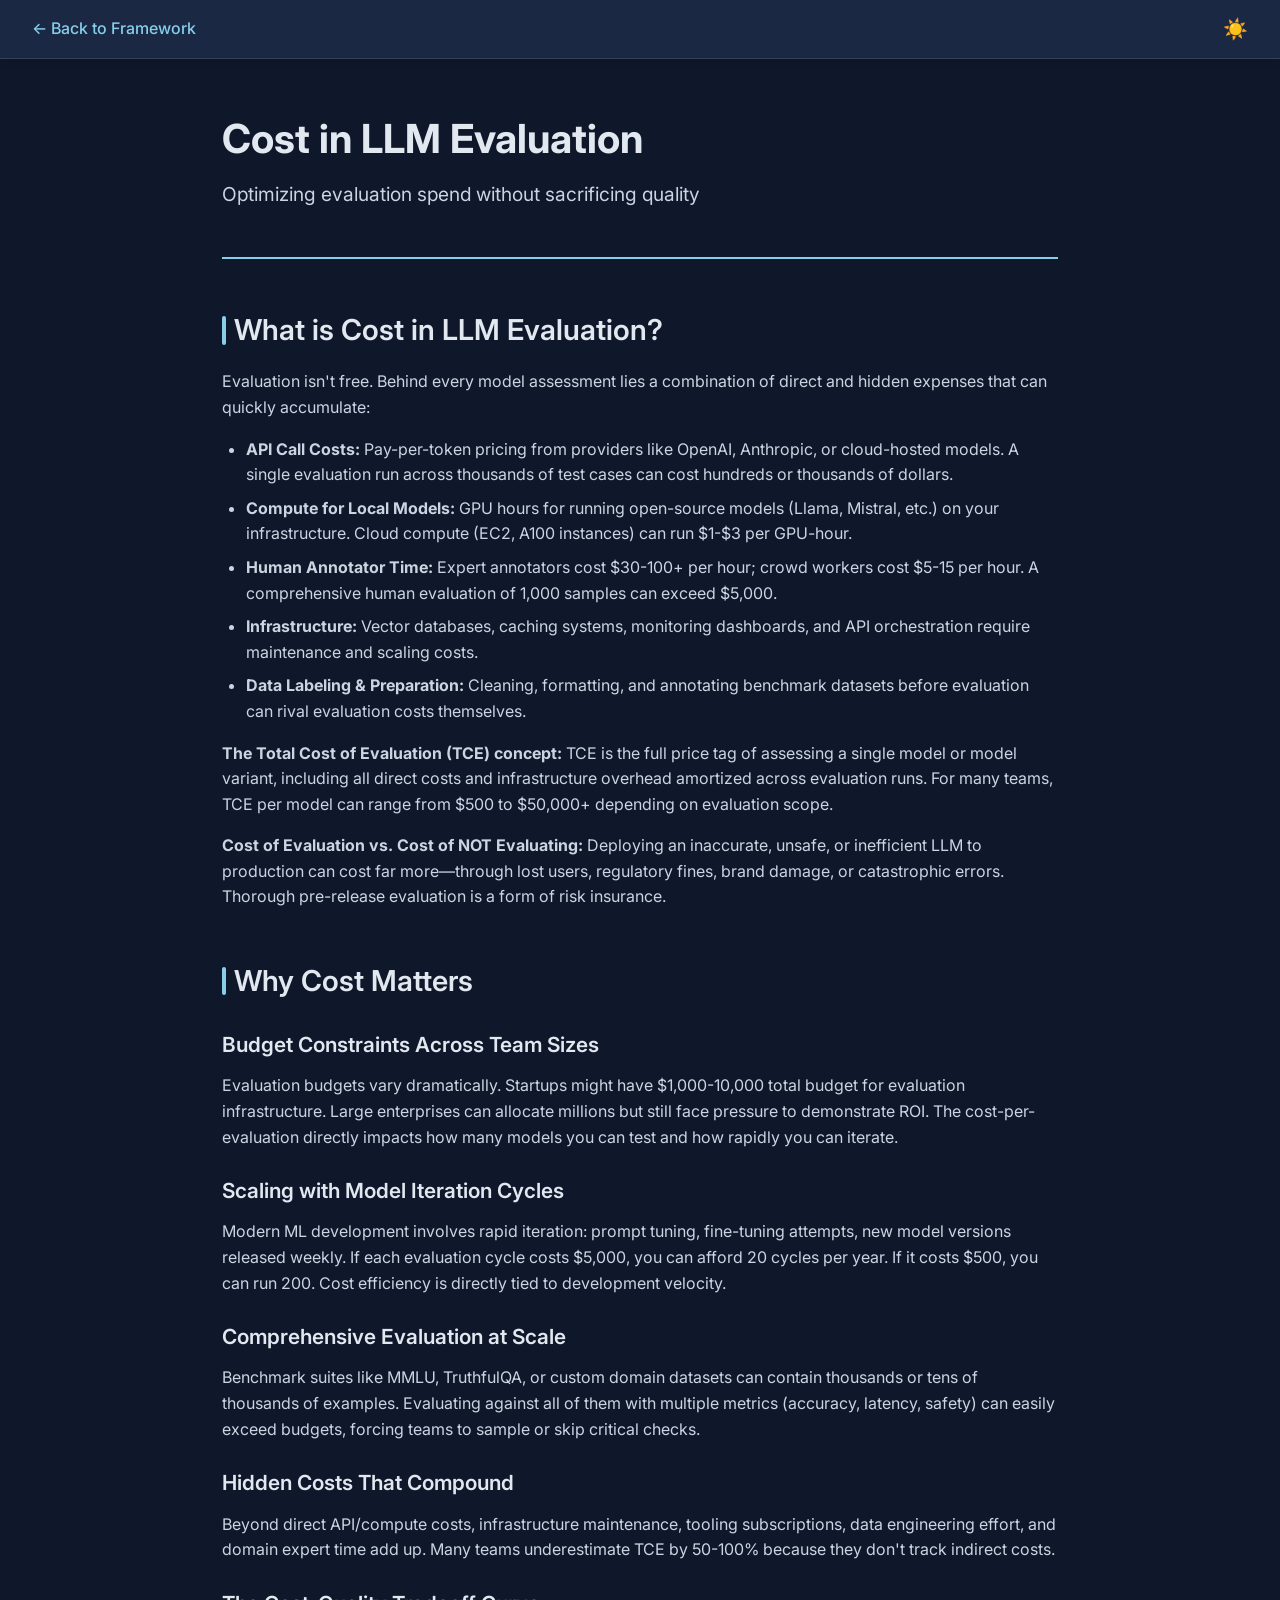
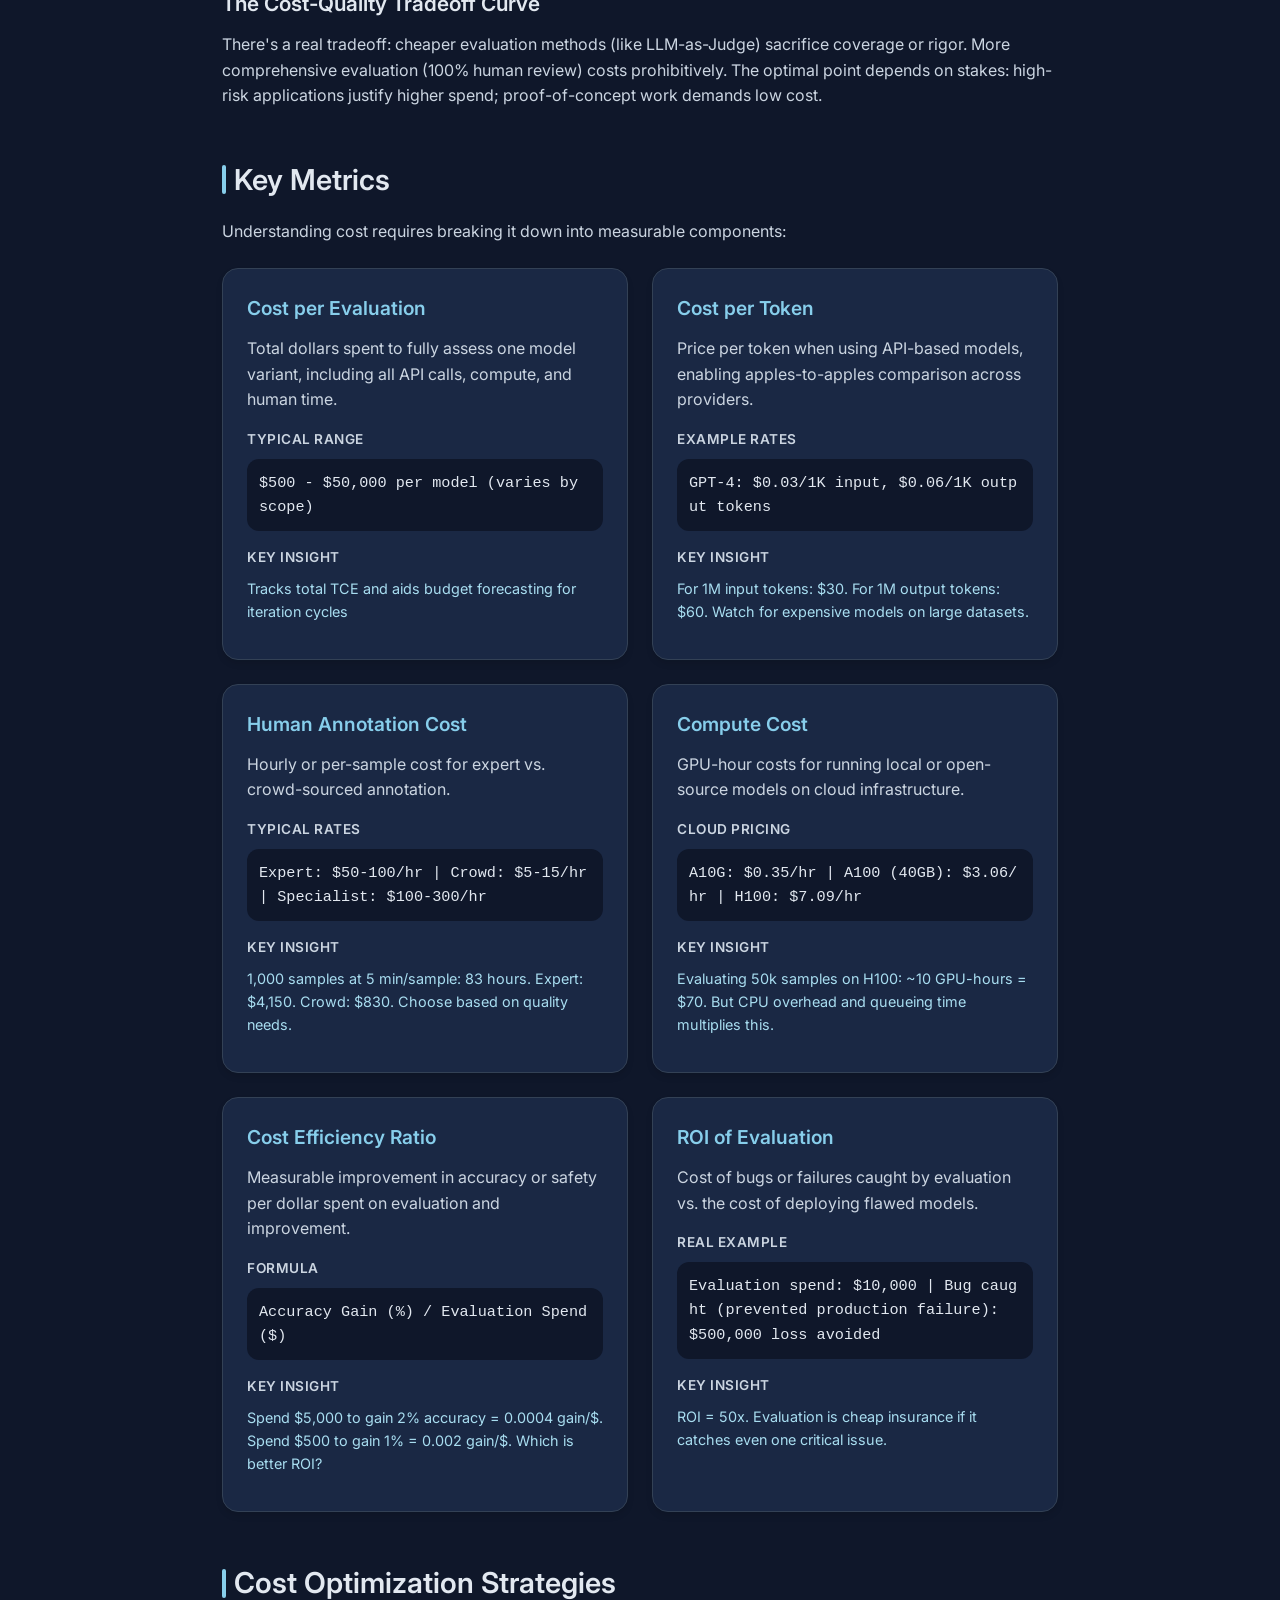
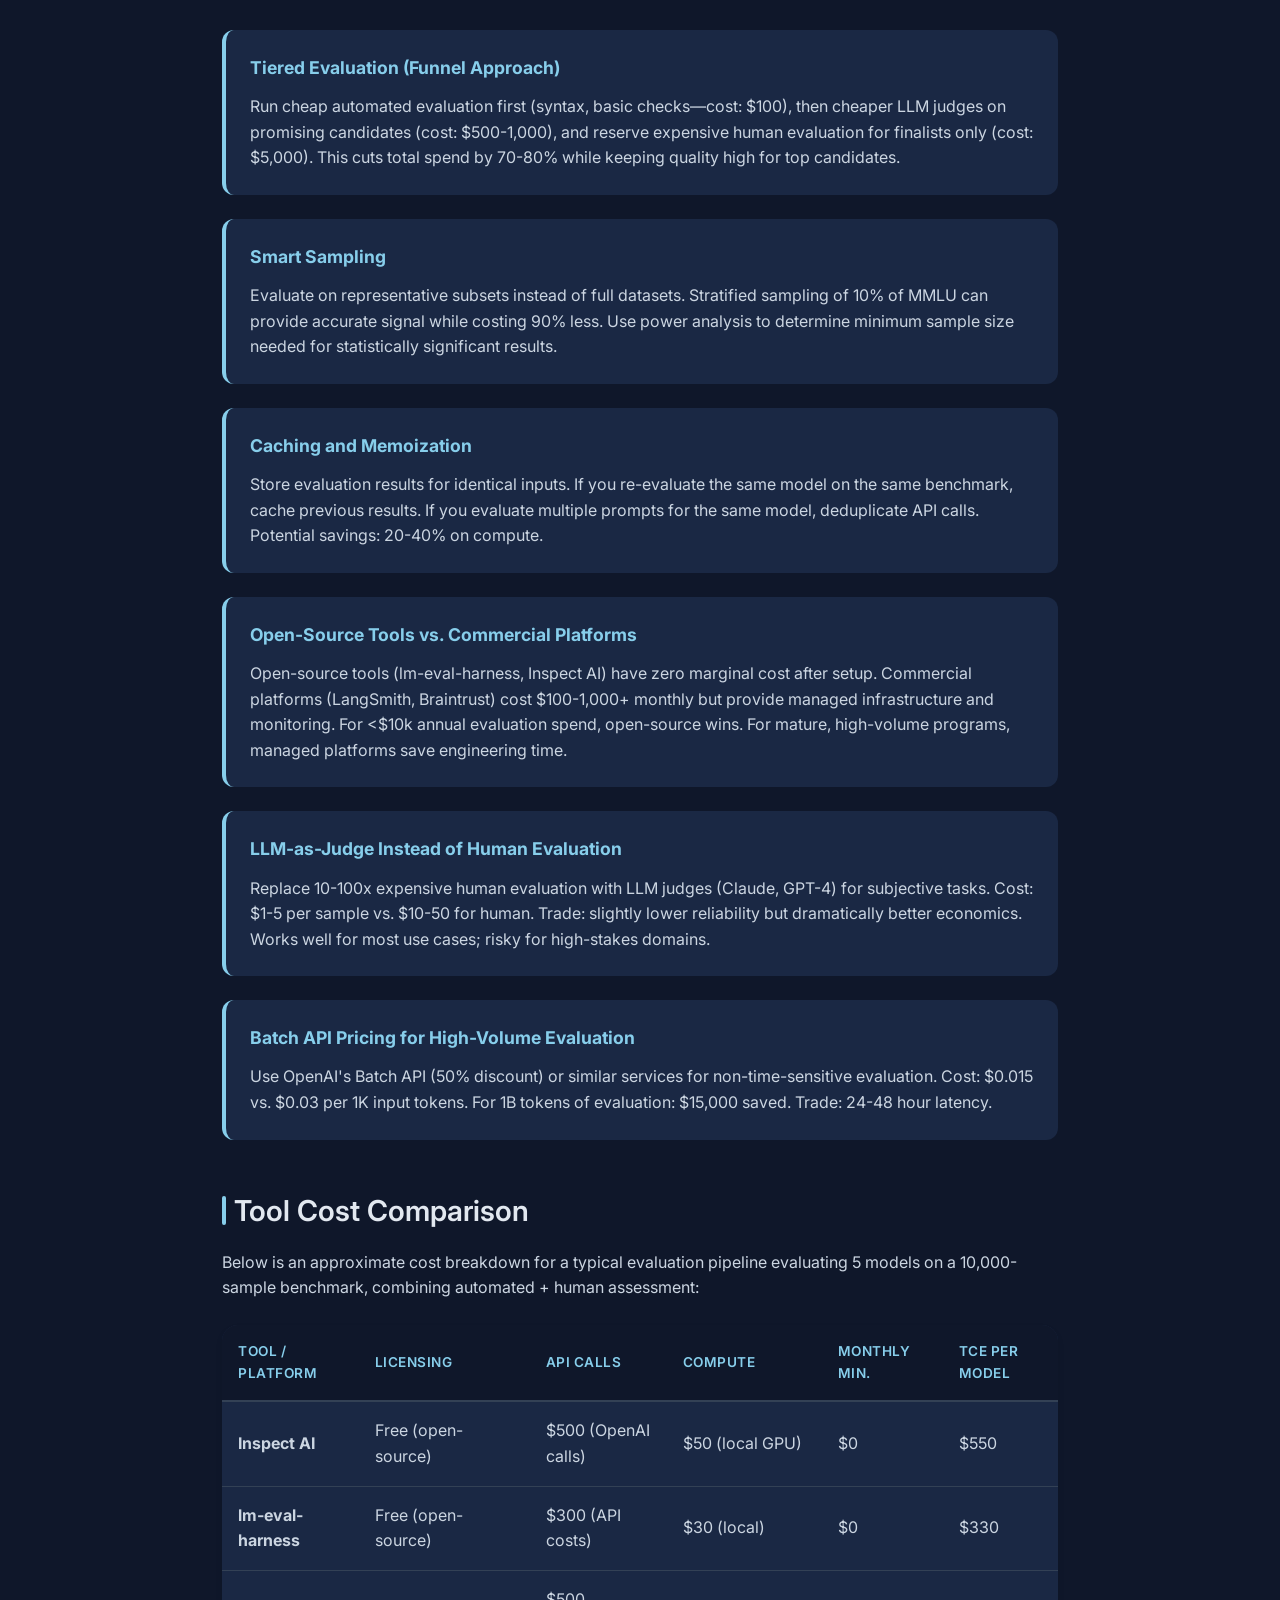
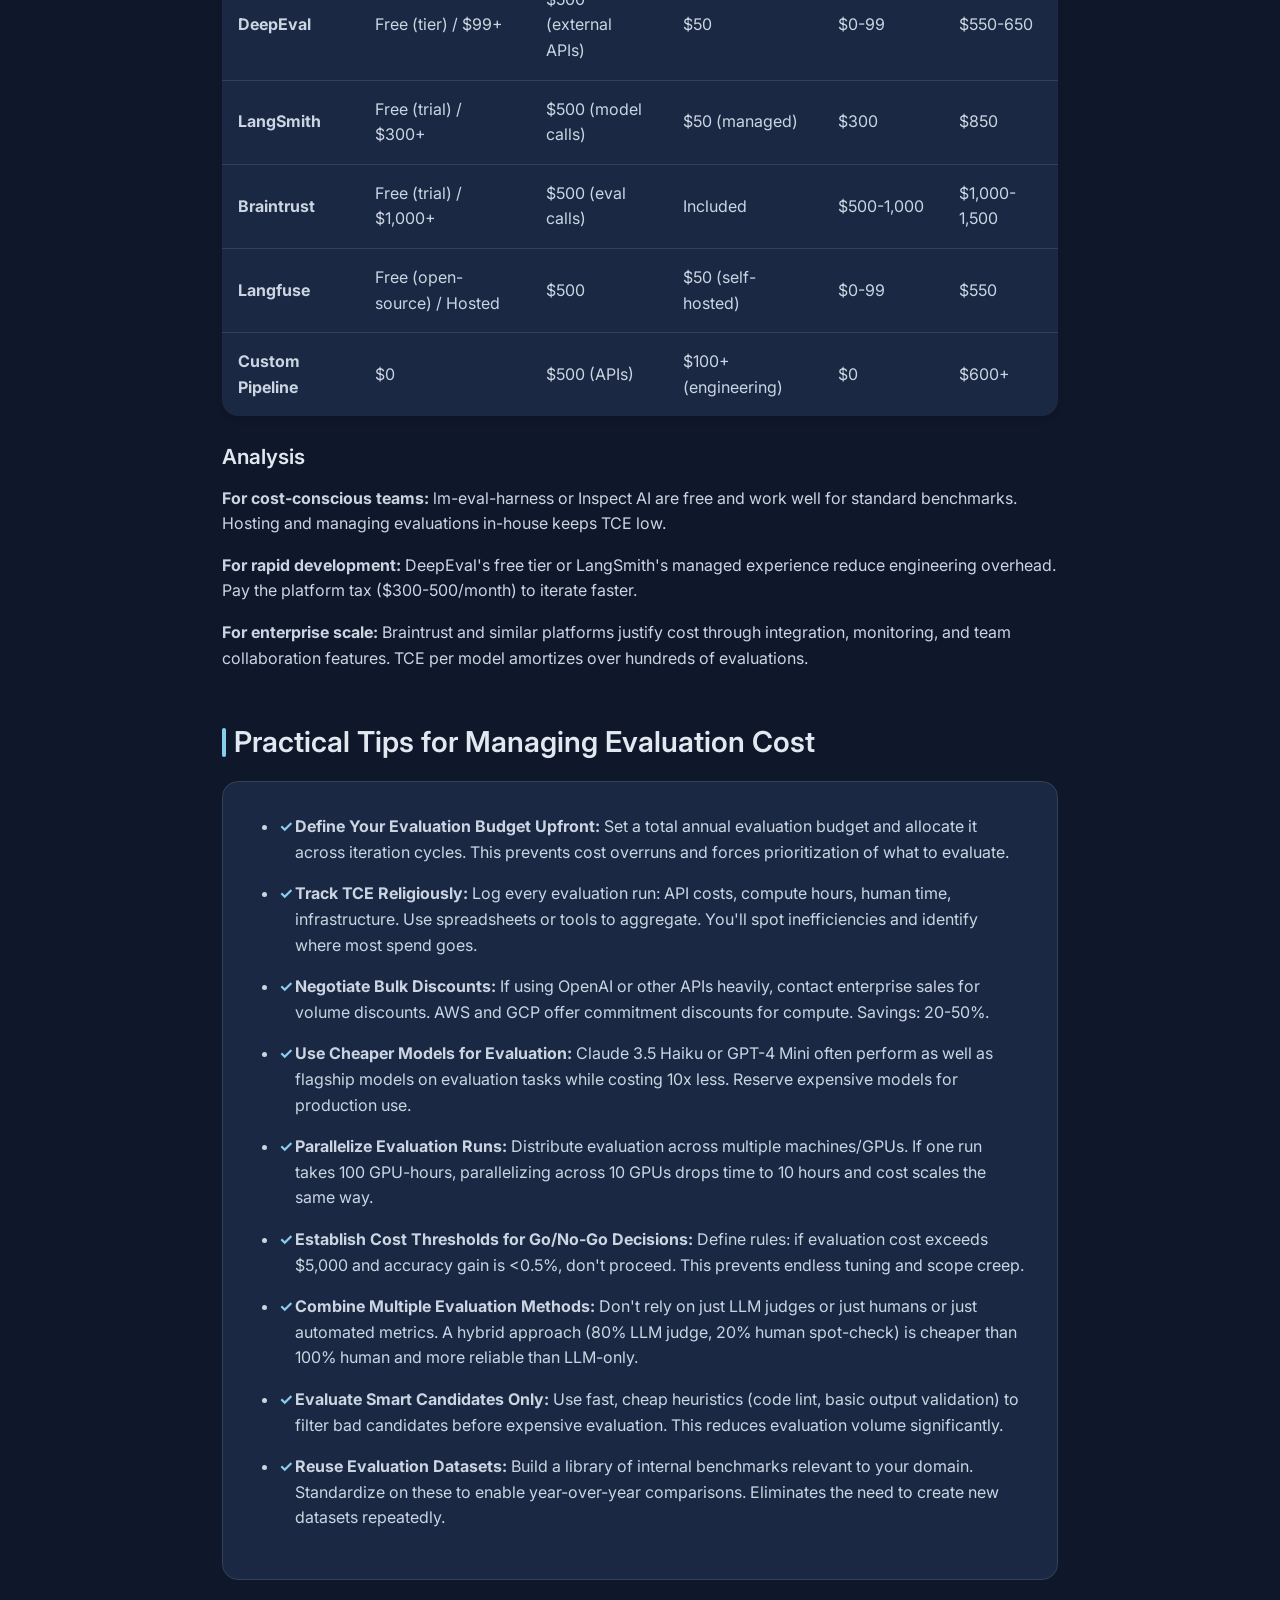
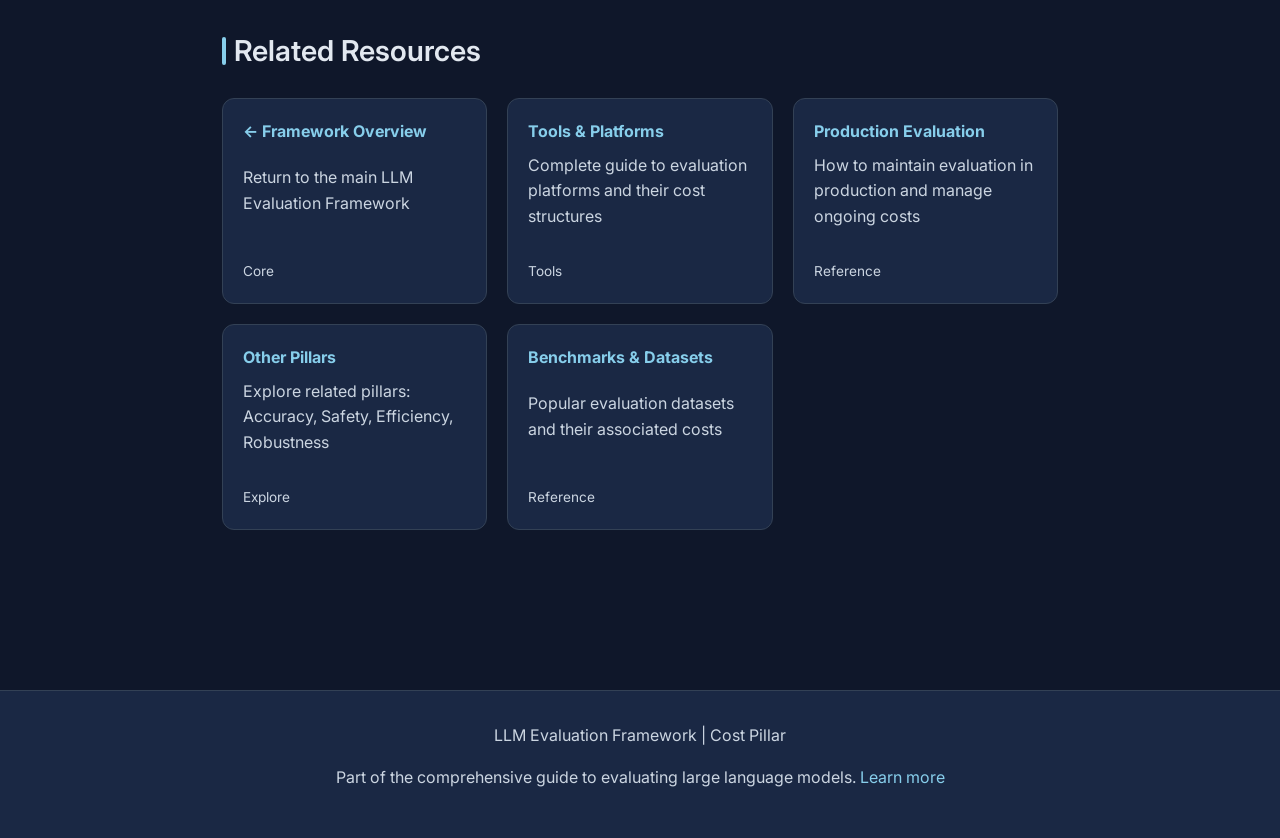
<file: portal/cost.html>
<!DOCTYPE html>
<html lang="en" class="dark-mode">
<head>
    <meta charset="UTF-8">
    <meta name="viewport" content="width=device-width, initial-scale=1.0">
    <title>Cost in LLM Evaluation</title>
    <link rel="preconnect" href="https://fonts.googleapis.com">
    <link rel="preconnect" href="https://fonts.gstatic.com" crossorigin>
    <link href="https://fonts.googleapis.com/css2?family=Inter:wght@400;500;600;700&display=swap" rel="stylesheet">
    <style>
        :root {
            --color-bg: #f8fafc;
            --color-bg-secondary: #f1f5f9;
            --color-text: #1e293b;
            --color-text-secondary: #334155;
            --color-accent: #56b4d9;
            --color-accent-dark: #3a9ec5;
            --color-accent-light: #87ceeb;
            --color-border: #cbd5e1;
            --radius-md: 12px;
            --radius-lg: 16px;
            --shadow-md: 0 4px 6px rgba(0,0,0,0.1);
            --shadow-lg: 0 10px 15px rgba(0,0,0,0.15);
        }

        html.dark-mode {
            --color-bg: #0f172a;
            --color-bg-secondary: #1a2844;
            --color-text: #e2e8f0;
            --color-text-secondary: #cbd5e1;
            --color-accent: #87ceeb;
            --color-accent-dark: #56b4d9;
            --color-accent-light: #a8ddf0;
            --color-border: #334155;
        }

        * {
            margin: 0;
            padding: 0;
            box-sizing: border-box;
        }

        html {
            scroll-behavior: smooth;
        }

        body {
            font-family: 'Inter', sans-serif;
            background-color: var(--color-bg);
            color: var(--color-text);
            line-height: 1.6;
            transition: background-color 0.3s ease, color 0.3s ease;
        }

        /* Navigation Bar */
        nav {
            position: sticky;
            top: 0;
            background-color: var(--color-bg-secondary);
            border-bottom: 1px solid var(--color-border);
            padding: 1rem 2rem;
            display: flex;
            justify-content: space-between;
            align-items: center;
            z-index: 100;
            box-shadow: var(--shadow-md);
            transition: background-color 0.3s ease;
        }

        nav a {
            color: var(--color-accent);
            text-decoration: none;
            font-weight: 500;
            display: flex;
            align-items: center;
            gap: 0.5rem;
            transition: color 0.3s ease;
        }

        nav a:hover {
            color: var(--color-accent-light);
        }

        .nav-right {
            display: flex;
            align-items: center;
            gap: 1.5rem;
        }

        .theme-toggle {
            background: none;
            border: none;
            color: var(--color-text);
            cursor: pointer;
            font-size: 1.25rem;
            transition: color 0.3s ease, transform 0.3s ease;
        }

        .theme-toggle:hover {
            transform: scale(1.1);
            color: var(--color-accent);
        }

        /* Main Content */
        main {
            max-width: 900px;
            margin: 0 auto;
            padding: 3rem 2rem;
        }

        /* Header Section */
        header {
            margin-bottom: 3rem;
            padding-bottom: 2rem;
            border-bottom: 2px solid var(--color-accent);
        }

        h1 {
            font-size: 2.5rem;
            font-weight: 700;
            margin-bottom: 0.5rem;
            color: var(--color-text);
        }

        .subtitle {
            font-size: 1.2rem;
            color: var(--color-text-secondary);
            font-weight: 400;
        }

        /* Section Styling */
        section {
            margin-bottom: 3rem;
        }

        h2 {
            font-size: 1.8rem;
            font-weight: 600;
            margin-bottom: 1rem;
            color: var(--color-text);
            display: flex;
            align-items: center;
            gap: 0.5rem;
        }

        h2::before {
            content: '';
            width: 4px;
            height: 1.8rem;
            background-color: var(--color-accent);
            border-radius: 2px;
        }

        h3 {
            font-size: 1.3rem;
            font-weight: 600;
            margin: 1.5rem 0 0.75rem 0;
            color: var(--color-text);
        }

        p {
            margin-bottom: 1rem;
            color: var(--color-text-secondary);
            font-size: 1rem;
        }

        ul, ol {
            margin-left: 1.5rem;
            margin-bottom: 1rem;
        }

        li {
            margin-bottom: 0.5rem;
            color: var(--color-text-secondary);
        }

        /* Metrics Cards */
        .metrics-grid {
            display: grid;
            grid-template-columns: repeat(auto-fit, minmax(280px, 1fr));
            gap: 1.5rem;
            margin: 1.5rem 0;
        }

        .metric-card {
            background-color: var(--color-bg-secondary);
            border: 1px solid var(--color-border);
            border-radius: var(--radius-lg);
            padding: 1.5rem;
            transition: all 0.3s ease;
            box-shadow: var(--shadow-md);
        }

        .metric-card:hover {
            border-color: var(--color-accent);
            box-shadow: var(--shadow-lg);
            transform: translateY(-2px);
        }

        .metric-card h3 {
            margin-top: 0;
            color: var(--color-accent);
            font-size: 1.2rem;
        }

        .metric-card .label {
            font-size: 0.85rem;
            font-weight: 600;
            text-transform: uppercase;
            letter-spacing: 0.5px;
            color: var(--color-text-secondary);
            margin-top: 1rem;
            margin-bottom: 0.5rem;
        }

        .metric-card .value {
            font-family: 'Monaco', 'Courier New', monospace;
            font-size: 0.95rem;
            color: var(--color-text);
            background-color: var(--color-bg);
            padding: 0.75rem;
            border-radius: var(--radius-md);
            margin-bottom: 1rem;
            word-break: break-all;
        }

        .metric-card .description,
        .metric-card .calculation {
            font-size: 0.9rem;
            margin-bottom: 0.75rem;
        }

        .metric-card .description {
            color: var(--color-text-secondary);
        }

        .metric-card .calculation {
            color: var(--color-accent-light);
        }

        /* Comparison Tables */
        table {
            width: 100%;
            border-collapse: collapse;
            margin: 1.5rem 0;
            background-color: var(--color-bg-secondary);
            border-radius: var(--radius-lg);
            overflow: hidden;
            box-shadow: var(--shadow-md);
        }

        table thead {
            background-color: var(--color-bg);
            border-bottom: 2px solid var(--color-border);
        }

        table th {
            padding: 1rem;
            text-align: left;
            color: var(--color-accent);
            font-weight: 600;
            text-transform: uppercase;
            font-size: 0.85rem;
            letter-spacing: 0.5px;
        }

        table td {
            padding: 1rem;
            color: var(--color-text-secondary);
            border-bottom: 1px solid var(--color-border);
        }

        table tbody tr:last-child td {
            border-bottom: none;
        }

        table tbody tr:hover {
            background-color: var(--color-bg);
            transition: background-color 0.2s ease;
        }

        /* Strategy Boxes */
        .strategy-box {
            background-color: var(--color-bg-secondary);
            border-left: 4px solid var(--color-accent);
            border-radius: var(--radius-md);
            padding: 1.5rem;
            margin: 1.5rem 0;
            transition: all 0.3s ease;
        }

        .strategy-box:hover {
            box-shadow: var(--shadow-md);
            transform: translateX(4px);
        }

        .strategy-box h4 {
            color: var(--color-accent);
            margin-bottom: 0.75rem;
            font-size: 1.1rem;
        }

        .strategy-box p {
            margin-bottom: 0;
        }

        /* Tips Section */
        .tips-list {
            background-color: var(--color-bg-secondary);
            border-radius: var(--radius-lg);
            padding: 2rem;
            border: 1px solid var(--color-border);
        }

        .tips-list li {
            margin-bottom: 1rem;
            padding-left: 1rem;
            position: relative;
        }

        .tips-list li::before {
            content: '✓';
            position: absolute;
            left: 0;
            color: var(--color-accent);
            font-weight: bold;
        }

        /* Resources */
        .resources-grid {
            display: grid;
            grid-template-columns: repeat(auto-fit, minmax(240px, 1fr));
            gap: 1.25rem;
            margin: 1.5rem 0;
        }

        .resource-link {
            background-color: var(--color-bg-secondary);
            border: 1px solid var(--color-border);
            border-radius: var(--radius-md);
            padding: 1.25rem;
            text-decoration: none;
            transition: all 0.3s ease;
            display: flex;
            flex-direction: column;
            justify-content: space-between;
        }

        .resource-link:hover {
            background-color: var(--color-bg);
            border-color: var(--color-accent);
            box-shadow: var(--shadow-md);
        }

        .resource-link strong {
            color: var(--color-accent);
            margin-bottom: 0.5rem;
        }

        .resource-link-label {
            font-size: 0.85rem;
            color: var(--color-text-secondary);
            margin-top: 1rem;
        }

        /* Back to Top Button */
        .back-to-top {
            position: fixed;
            bottom: 2rem;
            right: 2rem;
            background-color: var(--color-accent);
            color: var(--color-bg);
            border: none;
            border-radius: 50%;
            width: 3rem;
            height: 3rem;
            font-size: 1.5rem;
            cursor: pointer;
            display: none;
            align-items: center;
            justify-content: center;
            box-shadow: var(--shadow-lg);
            transition: all 0.3s ease;
            z-index: 99;
        }

        .back-to-top:hover {
            background-color: var(--color-accent-dark);
            transform: scale(1.1);
        }

        .back-to-top.show {
            display: flex;
        }

        /* Footer */
        footer {
            background-color: var(--color-bg-secondary);
            border-top: 1px solid var(--color-border);
            padding: 2rem;
            margin-top: 4rem;
            text-align: center;
            color: var(--color-text-secondary);
            font-size: 0.95rem;
        }

        footer a {
            color: var(--color-accent);
            text-decoration: none;
            transition: color 0.3s ease;
        }

        footer a:hover {
            color: var(--color-accent-light);
        }

        /* Responsive */
        @media (max-width: 768px) {
            h1 {
                font-size: 2rem;
            }

            h2 {
                font-size: 1.5rem;
            }

            main {
                padding: 2rem 1rem;
            }

            nav {
                padding: 1rem;
                gap: 1rem;
            }

            nav a {
                font-size: 0.95rem;
            }

            .metrics-grid {
                grid-template-columns: 1fr;
            }

            .resources-grid {
                grid-template-columns: 1fr;
            }

            .back-to-top {
                bottom: 1rem;
                right: 1rem;
                width: 2.5rem;
                height: 2.5rem;
                font-size: 1.25rem;
            }

            table {
                font-size: 0.9rem;
            }

            table th, table td {
                padding: 0.75rem;
            }
        }
    </style>
</head>
<body>
    <!-- Navigation -->
    <nav>
        <a href="index.html">← Back to Framework</a>
        <div class="nav-right">
            <button class="theme-toggle" aria-label="Toggle dark mode">🌙</button>
        </div>
    </nav>

    <!-- Main Content -->
    <main>
        <header>
            <h1>Cost in LLM Evaluation</h1>
            <p class="subtitle">Optimizing evaluation spend without sacrificing quality</p>
        </header>

        <!-- Section 1: What is Cost in LLM Evaluation? -->
        <section id="what-is-cost">
            <h2>What is Cost in LLM Evaluation?</h2>
            <p>Evaluation isn't free. Behind every model assessment lies a combination of direct and hidden expenses that can quickly accumulate:</p>
            <ul>
                <li><strong>API Call Costs:</strong> Pay-per-token pricing from providers like OpenAI, Anthropic, or cloud-hosted models. A single evaluation run across thousands of test cases can cost hundreds or thousands of dollars.</li>
                <li><strong>Compute for Local Models:</strong> GPU hours for running open-source models (Llama, Mistral, etc.) on your infrastructure. Cloud compute (EC2, A100 instances) can run $1-$3 per GPU-hour.</li>
                <li><strong>Human Annotator Time:</strong> Expert annotators cost $30-100+ per hour; crowd workers cost $5-15 per hour. A comprehensive human evaluation of 1,000 samples can exceed $5,000.</li>
                <li><strong>Infrastructure:</strong> Vector databases, caching systems, monitoring dashboards, and API orchestration require maintenance and scaling costs.</li>
                <li><strong>Data Labeling & Preparation:</strong> Cleaning, formatting, and annotating benchmark datasets before evaluation can rival evaluation costs themselves.</li>
            </ul>
            <p><strong>The Total Cost of Evaluation (TCE) concept:</strong> TCE is the full price tag of assessing a single model or model variant, including all direct costs and infrastructure overhead amortized across evaluation runs. For many teams, TCE per model can range from $500 to $50,000+ depending on evaluation scope.</p>
            <p><strong>Cost of Evaluation vs. Cost of NOT Evaluating:</strong> Deploying an inaccurate, unsafe, or inefficient LLM to production can cost far more—through lost users, regulatory fines, brand damage, or catastrophic errors. Thorough pre-release evaluation is a form of risk insurance.</p>
        </section>

        <!-- Section 2: Why Cost Matters -->
        <section id="why-cost-matters">
            <h2>Why Cost Matters</h2>
            <h3>Budget Constraints Across Team Sizes</h3>
            <p>Evaluation budgets vary dramatically. Startups might have $1,000-10,000 total budget for evaluation infrastructure. Large enterprises can allocate millions but still face pressure to demonstrate ROI. The cost-per-evaluation directly impacts how many models you can test and how rapidly you can iterate.</p>
            <h3>Scaling with Model Iteration Cycles</h3>
            <p>Modern ML development involves rapid iteration: prompt tuning, fine-tuning attempts, new model versions released weekly. If each evaluation cycle costs $5,000, you can afford 20 cycles per year. If it costs $500, you can run 200. Cost efficiency is directly tied to development velocity.</p>
            <h3>Comprehensive Evaluation at Scale</h3>
            <p>Benchmark suites like MMLU, TruthfulQA, or custom domain datasets can contain thousands or tens of thousands of examples. Evaluating against all of them with multiple metrics (accuracy, latency, safety) can easily exceed budgets, forcing teams to sample or skip critical checks.</p>
            <h3>Hidden Costs That Compound</h3>
            <p>Beyond direct API/compute costs, infrastructure maintenance, tooling subscriptions, data engineering effort, and domain expert time add up. Many teams underestimate TCE by 50-100% because they don't track indirect costs.</p>
            <h3>The Cost-Quality Tradeoff Curve</h3>
            <p>There's a real tradeoff: cheaper evaluation methods (like LLM-as-Judge) sacrifice coverage or rigor. More comprehensive evaluation (100% human review) costs prohibitively. The optimal point depends on stakes: high-risk applications justify higher spend; proof-of-concept work demands low cost.</p>
        </section>

        <!-- Section 3: Key Metrics -->
        <section id="key-metrics">
            <h2>Key Metrics</h2>
            <p>Understanding cost requires breaking it down into measurable components:</p>

            <div class="metrics-grid">
                <div class="metric-card">
                    <h3>Cost per Evaluation</h3>
                    <p>Total dollars spent to fully assess one model variant, including all API calls, compute, and human time.</p>
                    <div class="label">Typical Range</div>
                    <div class="value">$500 - $50,000 per model (varies by scope)</div>
                    <div class="label">Key Insight</div>
                    <div class="calculation">Tracks total TCE and aids budget forecasting for iteration cycles</div>
                </div>

                <div class="metric-card">
                    <h3>Cost per Token</h3>
                    <p>Price per token when using API-based models, enabling apples-to-apples comparison across providers.</p>
                    <div class="label">Example Rates</div>
                    <div class="value">GPT-4: $0.03/1K input, $0.06/1K output tokens</div>
                    <div class="label">Key Insight</div>
                    <div class="calculation">For 1M input tokens: $30. For 1M output tokens: $60. Watch for expensive models on large datasets.</div>
                </div>

                <div class="metric-card">
                    <h3>Human Annotation Cost</h3>
                    <p>Hourly or per-sample cost for expert vs. crowd-sourced annotation.</p>
                    <div class="label">Typical Rates</div>
                    <div class="value">Expert: $50-100/hr | Crowd: $5-15/hr | Specialist: $100-300/hr</div>
                    <div class="label">Key Insight</div>
                    <div class="calculation">1,000 samples at 5 min/sample: 83 hours. Expert: $4,150. Crowd: $830. Choose based on quality needs.</div>
                </div>

                <div class="metric-card">
                    <h3>Compute Cost</h3>
                    <p>GPU-hour costs for running local or open-source models on cloud infrastructure.</p>
                    <div class="label">Cloud Pricing</div>
                    <div class="value">A10G: $0.35/hr | A100 (40GB): $3.06/hr | H100: $7.09/hr</div>
                    <div class="label">Key Insight</div>
                    <div class="calculation">Evaluating 50k samples on H100: ~10 GPU-hours = $70. But CPU overhead and queueing time multiplies this.</div>
                </div>

                <div class="metric-card">
                    <h3>Cost Efficiency Ratio</h3>
                    <p>Measurable improvement in accuracy or safety per dollar spent on evaluation and improvement.</p>
                    <div class="label">Formula</div>
                    <div class="value">Accuracy Gain (%) / Evaluation Spend ($)</div>
                    <div class="label">Key Insight</div>
                    <div class="calculation">Spend $5,000 to gain 2% accuracy = 0.0004 gain/$. Spend $500 to gain 1% = 0.002 gain/$. Which is better ROI?</div>
                </div>

                <div class="metric-card">
                    <h3>ROI of Evaluation</h3>
                    <p>Cost of bugs or failures caught by evaluation vs. the cost of deploying flawed models.</p>
                    <div class="label">Real Example</div>
                    <div class="value">Evaluation spend: $10,000 | Bug caught (prevented production failure): $500,000 loss avoided</div>
                    <div class="label">Key Insight</div>
                    <div class="calculation">ROI = 50x. Evaluation is cheap insurance if it catches even one critical issue.</div>
                </div>
            </div>
        </section>

        <!-- Section 4: Cost Optimization Strategies -->
        <section id="optimization-strategies">
            <h2>Cost Optimization Strategies</h2>

            <div class="strategy-box">
                <h4>Tiered Evaluation (Funnel Approach)</h4>
                <p>Run cheap automated evaluation first (syntax, basic checks—cost: $100), then cheaper LLM judges on promising candidates (cost: $500-1,000), and reserve expensive human evaluation for finalists only (cost: $5,000). This cuts total spend by 70-80% while keeping quality high for top candidates.</p>
            </div>

            <div class="strategy-box">
                <h4>Smart Sampling</h4>
                <p>Evaluate on representative subsets instead of full datasets. Stratified sampling of 10% of MMLU can provide accurate signal while costing 90% less. Use power analysis to determine minimum sample size needed for statistically significant results.</p>
            </div>

            <div class="strategy-box">
                <h4>Caching and Memoization</h4>
                <p>Store evaluation results for identical inputs. If you re-evaluate the same model on the same benchmark, cache previous results. If you evaluate multiple prompts for the same model, deduplicate API calls. Potential savings: 20-40% on compute.</p>
            </div>

            <div class="strategy-box">
                <h4>Open-Source Tools vs. Commercial Platforms</h4>
                <p>Open-source tools (lm-eval-harness, Inspect AI) have zero marginal cost after setup. Commercial platforms (LangSmith, Braintrust) cost $100-1,000+ monthly but provide managed infrastructure and monitoring. For <$10k annual evaluation spend, open-source wins. For mature, high-volume programs, managed platforms save engineering time.</p>
            </div>

            <div class="strategy-box">
                <h4>LLM-as-Judge Instead of Human Evaluation</h4>
                <p>Replace 10-100x expensive human evaluation with LLM judges (Claude, GPT-4) for subjective tasks. Cost: $1-5 per sample vs. $10-50 for human. Trade: slightly lower reliability but dramatically better economics. Works well for most use cases; risky for high-stakes domains.</p>
            </div>

            <div class="strategy-box">
                <h4>Batch API Pricing for High-Volume Evaluation</h4>
                <p>Use OpenAI's Batch API (50% discount) or similar services for non-time-sensitive evaluation. Cost: $0.015 vs. $0.03 per 1K input tokens. For 1B tokens of evaluation: $15,000 saved. Trade: 24-48 hour latency.</p>
            </div>
        </section>

        <!-- Section 5: Tool Cost Comparison -->
        <section id="tool-comparison">
            <h2>Tool Cost Comparison</h2>
            <p>Below is an approximate cost breakdown for a typical evaluation pipeline evaluating 5 models on a 10,000-sample benchmark, combining automated + human assessment:</p>

            <table>
                <thead>
                    <tr>
                        <th>Tool / Platform</th>
                        <th>Licensing</th>
                        <th>API Calls</th>
                        <th>Compute</th>
                        <th>Monthly Min.</th>
                        <th>TCE per Model</th>
                    </tr>
                </thead>
                <tbody>
                    <tr>
                        <td><strong>Inspect AI</strong></td>
                        <td>Free (open-source)</td>
                        <td>$500 (OpenAI calls)</td>
                        <td>$50 (local GPU)</td>
                        <td>$0</td>
                        <td>$550</td>
                    </tr>
                    <tr>
                        <td><strong>lm-eval-harness</strong></td>
                        <td>Free (open-source)</td>
                        <td>$300 (API costs)</td>
                        <td>$30 (local)</td>
                        <td>$0</td>
                        <td>$330</td>
                    </tr>
                    <tr>
                        <td><strong>DeepEval</strong></td>
                        <td>Free (tier) / $99+</td>
                        <td>$500 (external APIs)</td>
                        <td>$50</td>
                        <td>$0-99</td>
                        <td>$550-650</td>
                    </tr>
                    <tr>
                        <td><strong>LangSmith</strong></td>
                        <td>Free (trial) / $300+</td>
                        <td>$500 (model calls)</td>
                        <td>$50 (managed)</td>
                        <td>$300</td>
                        <td>$850</td>
                    </tr>
                    <tr>
                        <td><strong>Braintrust</strong></td>
                        <td>Free (trial) / $1,000+</td>
                        <td>$500 (eval calls)</td>
                        <td>Included</td>
                        <td>$500-1,000</td>
                        <td>$1,000-1,500</td>
                    </tr>
                    <tr>
                        <td><strong>Langfuse</strong></td>
                        <td>Free (open-source) / Hosted</td>
                        <td>$500</td>
                        <td>$50 (self-hosted)</td>
                        <td>$0-99</td>
                        <td>$550</td>
                    </tr>
                    <tr>
                        <td><strong>Custom Pipeline</strong></td>
                        <td>$0</td>
                        <td>$500 (APIs)</td>
                        <td>$100+ (engineering)</td>
                        <td>$0</td>
                        <td>$600+</td>
                    </tr>
                </tbody>
            </table>

            <h3>Analysis</h3>
            <p><strong>For cost-conscious teams:</strong> lm-eval-harness or Inspect AI are free and work well for standard benchmarks. Hosting and managing evaluations in-house keeps TCE low.</p>
            <p><strong>For rapid development:</strong> DeepEval's free tier or LangSmith's managed experience reduce engineering overhead. Pay the platform tax ($300-500/month) to iterate faster.</p>
            <p><strong>For enterprise scale:</strong> Braintrust and similar platforms justify cost through integration, monitoring, and team collaboration features. TCE per model amortizes over hundreds of evaluations.</p>
        </section>

        <!-- Section 6: Practical Tips -->
        <section id="practical-tips">
            <h2>Practical Tips for Managing Evaluation Cost</h2>

            <div class="tips-list">
                <ul>
                    <li><strong>Define Your Evaluation Budget Upfront:</strong> Set a total annual evaluation budget and allocate it across iteration cycles. This prevents cost overruns and forces prioritization of what to evaluate.</li>

                    <li><strong>Track TCE Religiously:</strong> Log every evaluation run: API costs, compute hours, human time, infrastructure. Use spreadsheets or tools to aggregate. You'll spot inefficiencies and identify where most spend goes.</li>

                    <li><strong>Negotiate Bulk Discounts:</strong> If using OpenAI or other APIs heavily, contact enterprise sales for volume discounts. AWS and GCP offer commitment discounts for compute. Savings: 20-50%.</li>

                    <li><strong>Use Cheaper Models for Evaluation:</strong> Claude 3.5 Haiku or GPT-4 Mini often perform as well as flagship models on evaluation tasks while costing 10x less. Reserve expensive models for production use.</li>

                    <li><strong>Parallelize Evaluation Runs:</strong> Distribute evaluation across multiple machines/GPUs. If one run takes 100 GPU-hours, parallelizing across 10 GPUs drops time to 10 hours and cost scales the same way.</li>

                    <li><strong>Establish Cost Thresholds for Go/No-Go Decisions:</strong> Define rules: if evaluation cost exceeds $5,000 and accuracy gain is <0.5%, don't proceed. This prevents endless tuning and scope creep.</li>

                    <li><strong>Combine Multiple Evaluation Methods:</strong> Don't rely on just LLM judges or just humans or just automated metrics. A hybrid approach (80% LLM judge, 20% human spot-check) is cheaper than 100% human and more reliable than LLM-only.</li>

                    <li><strong>Evaluate Smart Candidates Only:</strong> Use fast, cheap heuristics (code lint, basic output validation) to filter bad candidates before expensive evaluation. This reduces evaluation volume significantly.</li>

                    <li><strong>Reuse Evaluation Datasets:</strong> Build a library of internal benchmarks relevant to your domain. Standardize on these to enable year-over-year comparisons. Eliminates the need to create new datasets repeatedly.</li>
                </ul>
            </div>
        </section>

        <!-- Section 7: Related Resources -->
        <section id="resources">
            <h2>Related Resources</h2>

            <div class="resources-grid">
                <a href="index.html" class="resource-link">
                    <strong>← Framework Overview</strong>
                    <p>Return to the main LLM Evaluation Framework</p>
                    <span class="resource-link-label">Core</span>
                </a>

                <a href="index.html#tools" class="resource-link">
                    <strong>Tools & Platforms</strong>
                    <p>Complete guide to evaluation platforms and their cost structures</p>
                    <span class="resource-link-label">Tools</span>
                </a>

                <a href="index.html#production" class="resource-link">
                    <strong>Production Evaluation</strong>
                    <p>How to maintain evaluation in production and manage ongoing costs</p>
                    <span class="resource-link-label">Reference</span>
                </a>

                <a href="index.html" class="resource-link">
                    <strong>Other Pillars</strong>
                    <p>Explore related pillars: Accuracy, Safety, Efficiency, Robustness</p>
                    <span class="resource-link-label">Explore</span>
                </a>

                <a href="index.html" class="resource-link">
                    <strong>Benchmarks & Datasets</strong>
                    <p>Popular evaluation datasets and their associated costs</p>
                    <span class="resource-link-label">Reference</span>
                </a>
            </div>
        </section>
    </main>

    <!-- Back to Top Button -->
    <button class="back-to-top" id="backToTop" aria-label="Back to top">↑</button>

    <!-- Footer -->
    <footer>
        <p>LLM Evaluation Framework | Cost Pillar</p>
        <p>Part of the comprehensive guide to evaluating large language models. <a href="index.html">Learn more</a></p>
    </footer>

    <script>
        // Dark mode toggle
        const themeToggle = document.querySelector('.theme-toggle');
        const htmlElement = document.documentElement;

        themeToggle.addEventListener('click', () => {
            htmlElement.classList.toggle('dark-mode');
            const isDarkMode = htmlElement.classList.contains('dark-mode');
            localStorage.setItem('darkMode', isDarkMode);
            updateThemeToggleIcon();
        });

        function updateThemeToggleIcon() {
            const isDarkMode = htmlElement.classList.contains('dark-mode');
            themeToggle.textContent = isDarkMode ? '☀️' : '🌙';
        }

        // Load theme preference
        const savedDarkMode = localStorage.getItem('darkMode');
        if (savedDarkMode === 'false') {
            htmlElement.classList.remove('dark-mode');
        }
        updateThemeToggleIcon();

        // Back to top button
        const backToTopButton = document.getElementById('backToTop');

        window.addEventListener('scroll', () => {
            if (window.pageYOffset > 300) {
                backToTopButton.classList.add('show');
            } else {
                backToTopButton.classList.remove('show');
            }
        });

        backToTopButton.addEventListener('click', () => {
            window.scrollTo({
                top: 0,
                behavior: 'smooth'
            });
        });
    </script>
</body>
</html>
</file>
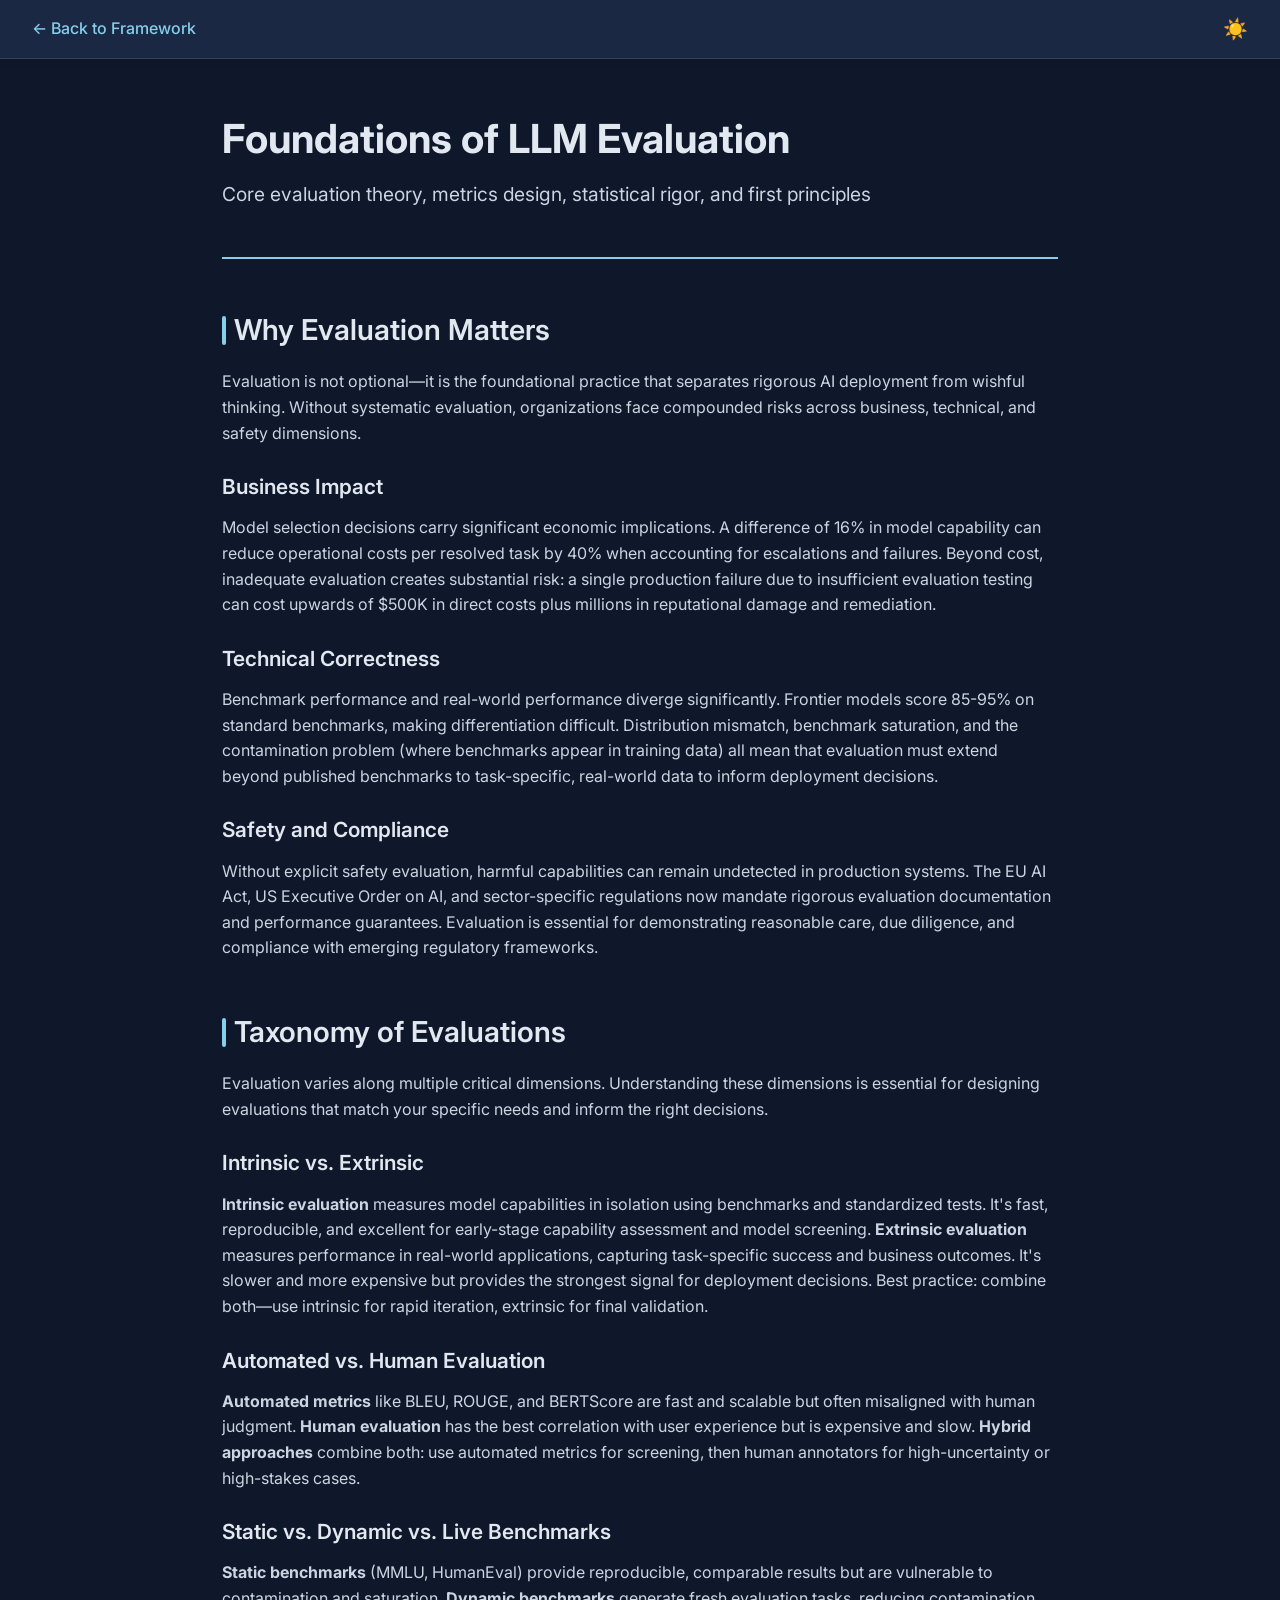
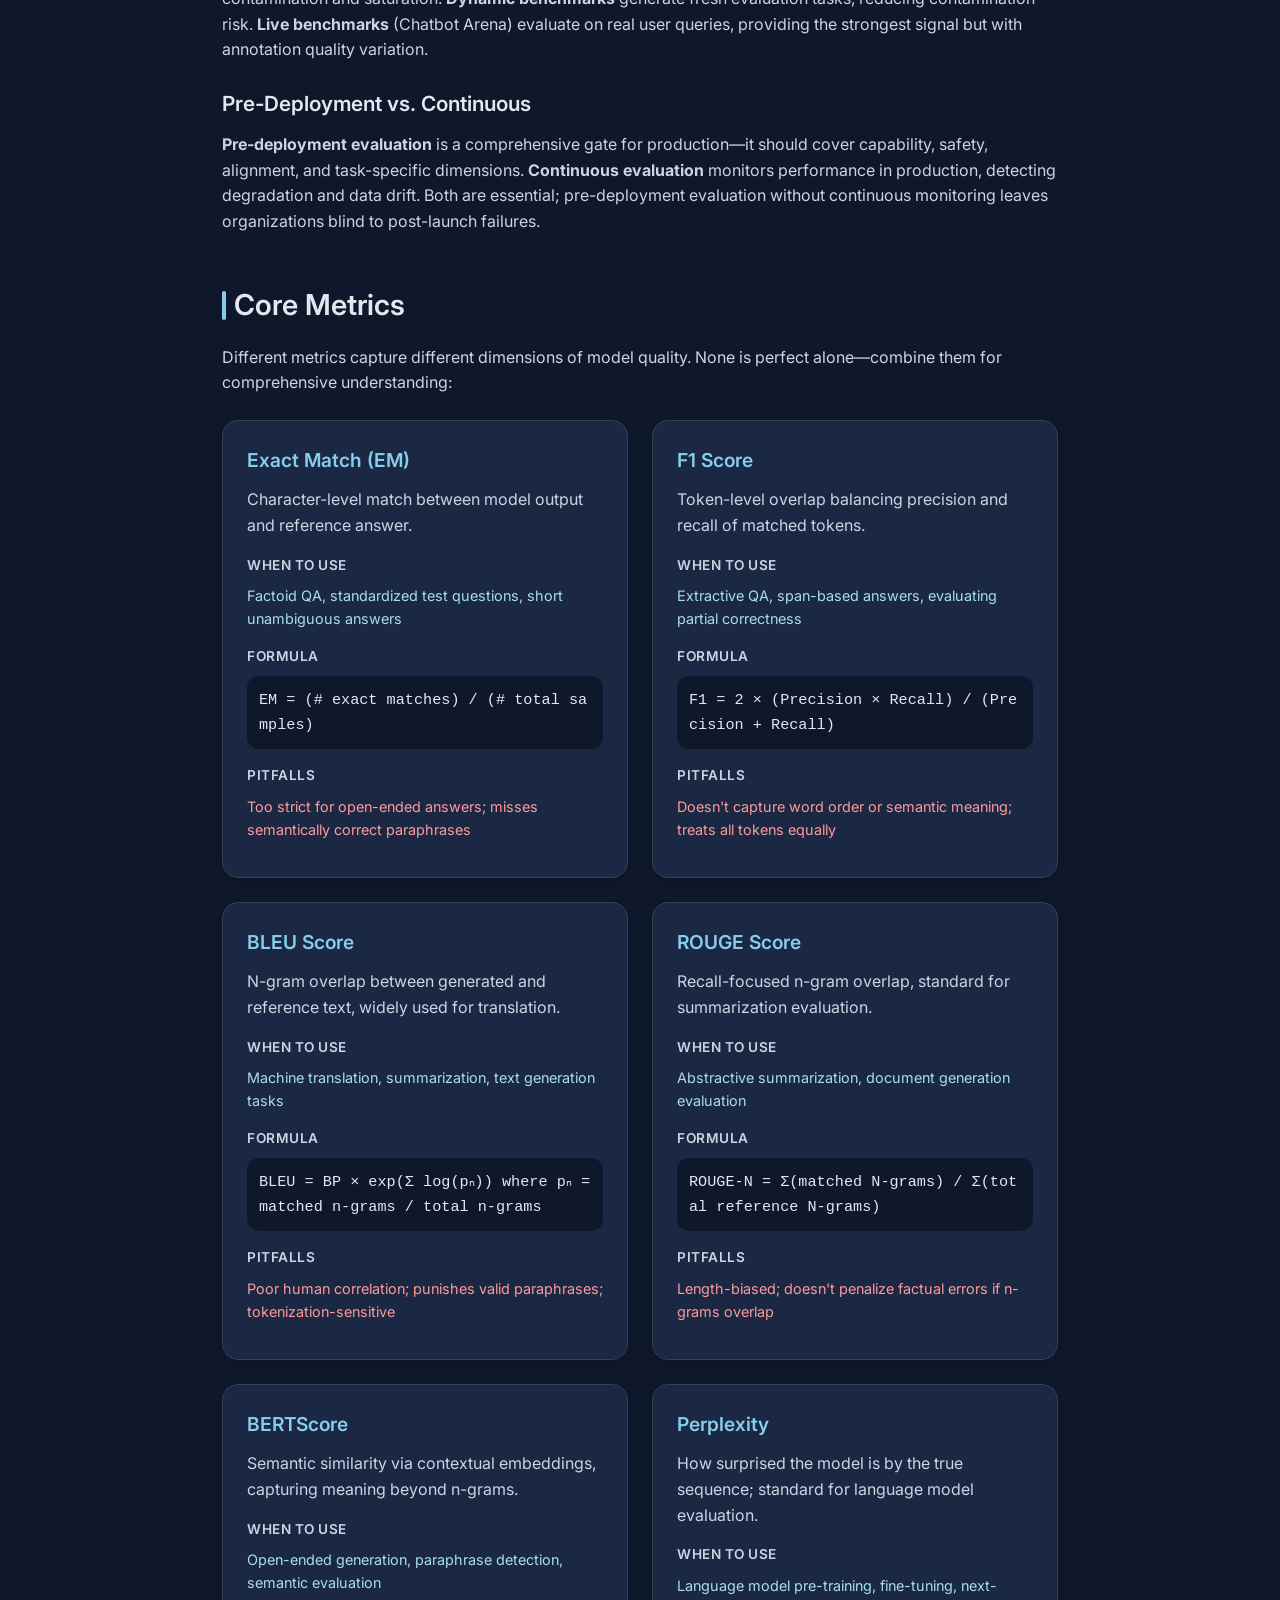
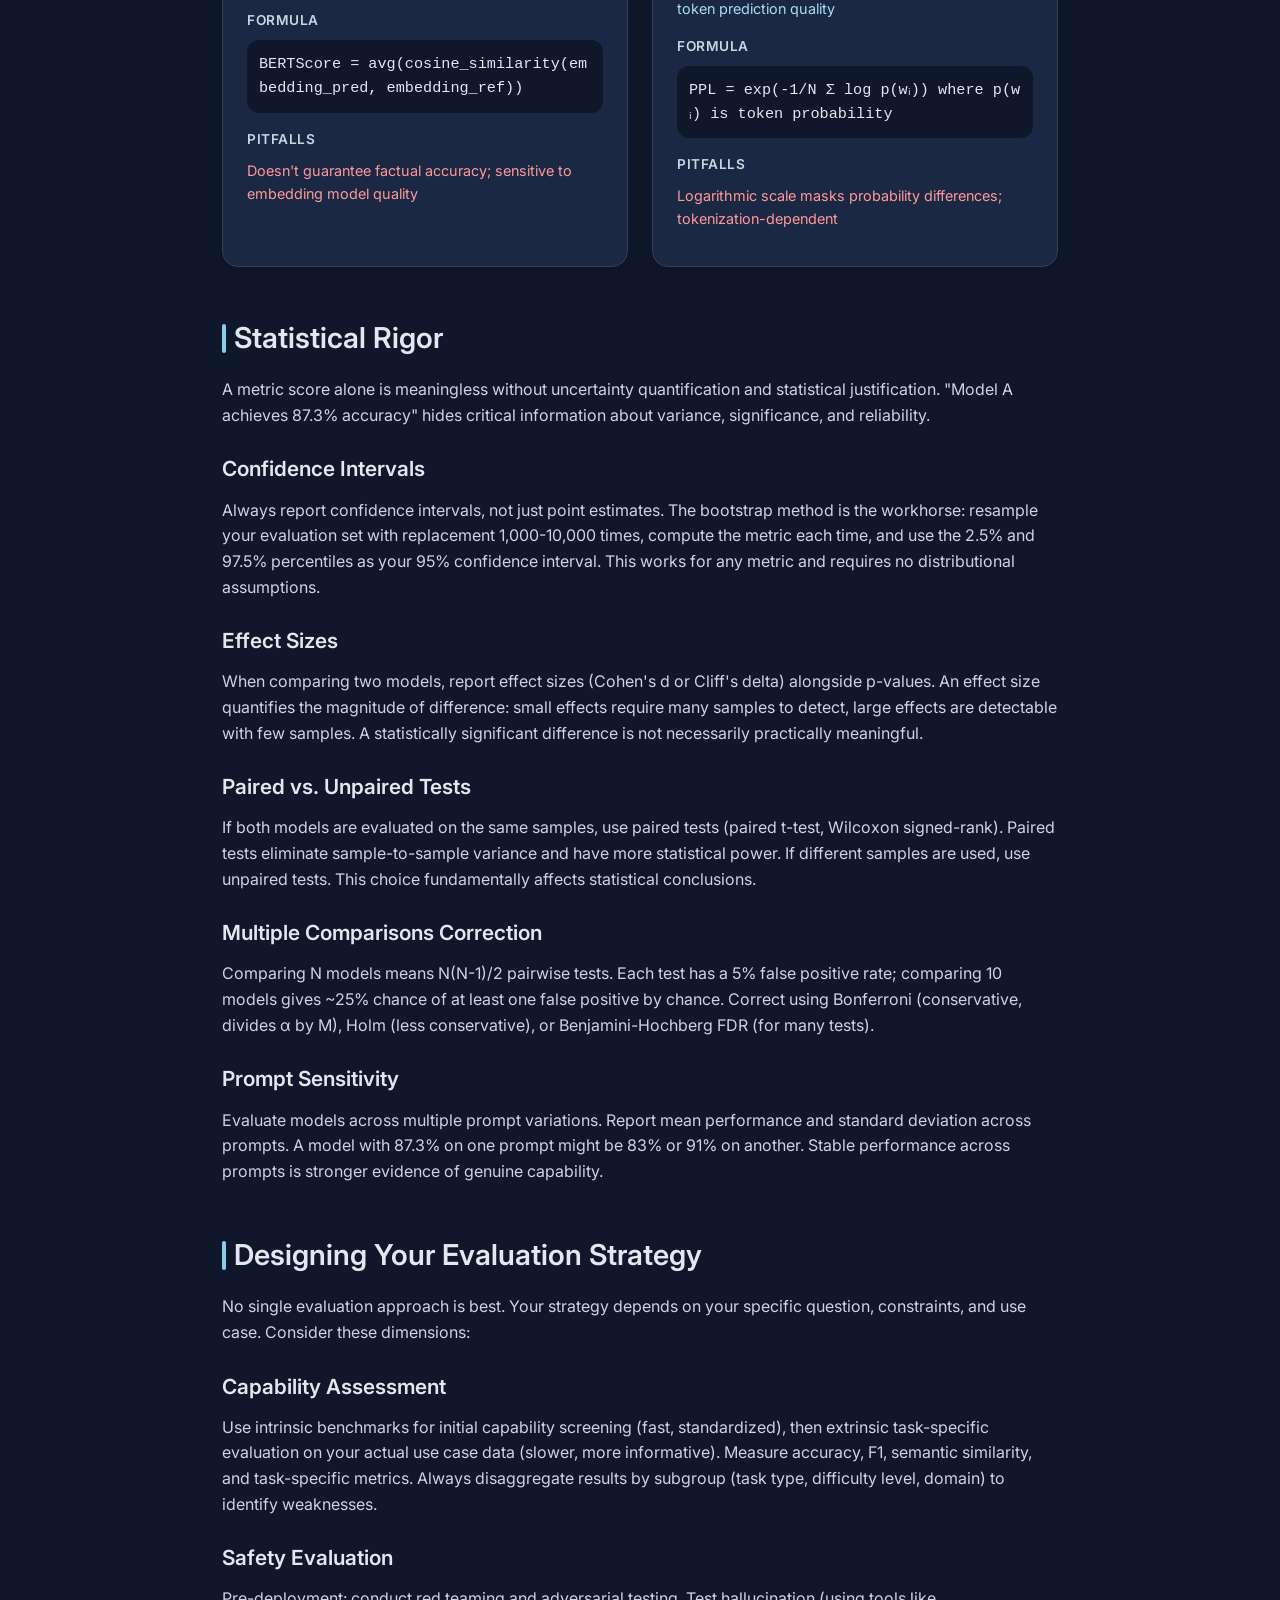
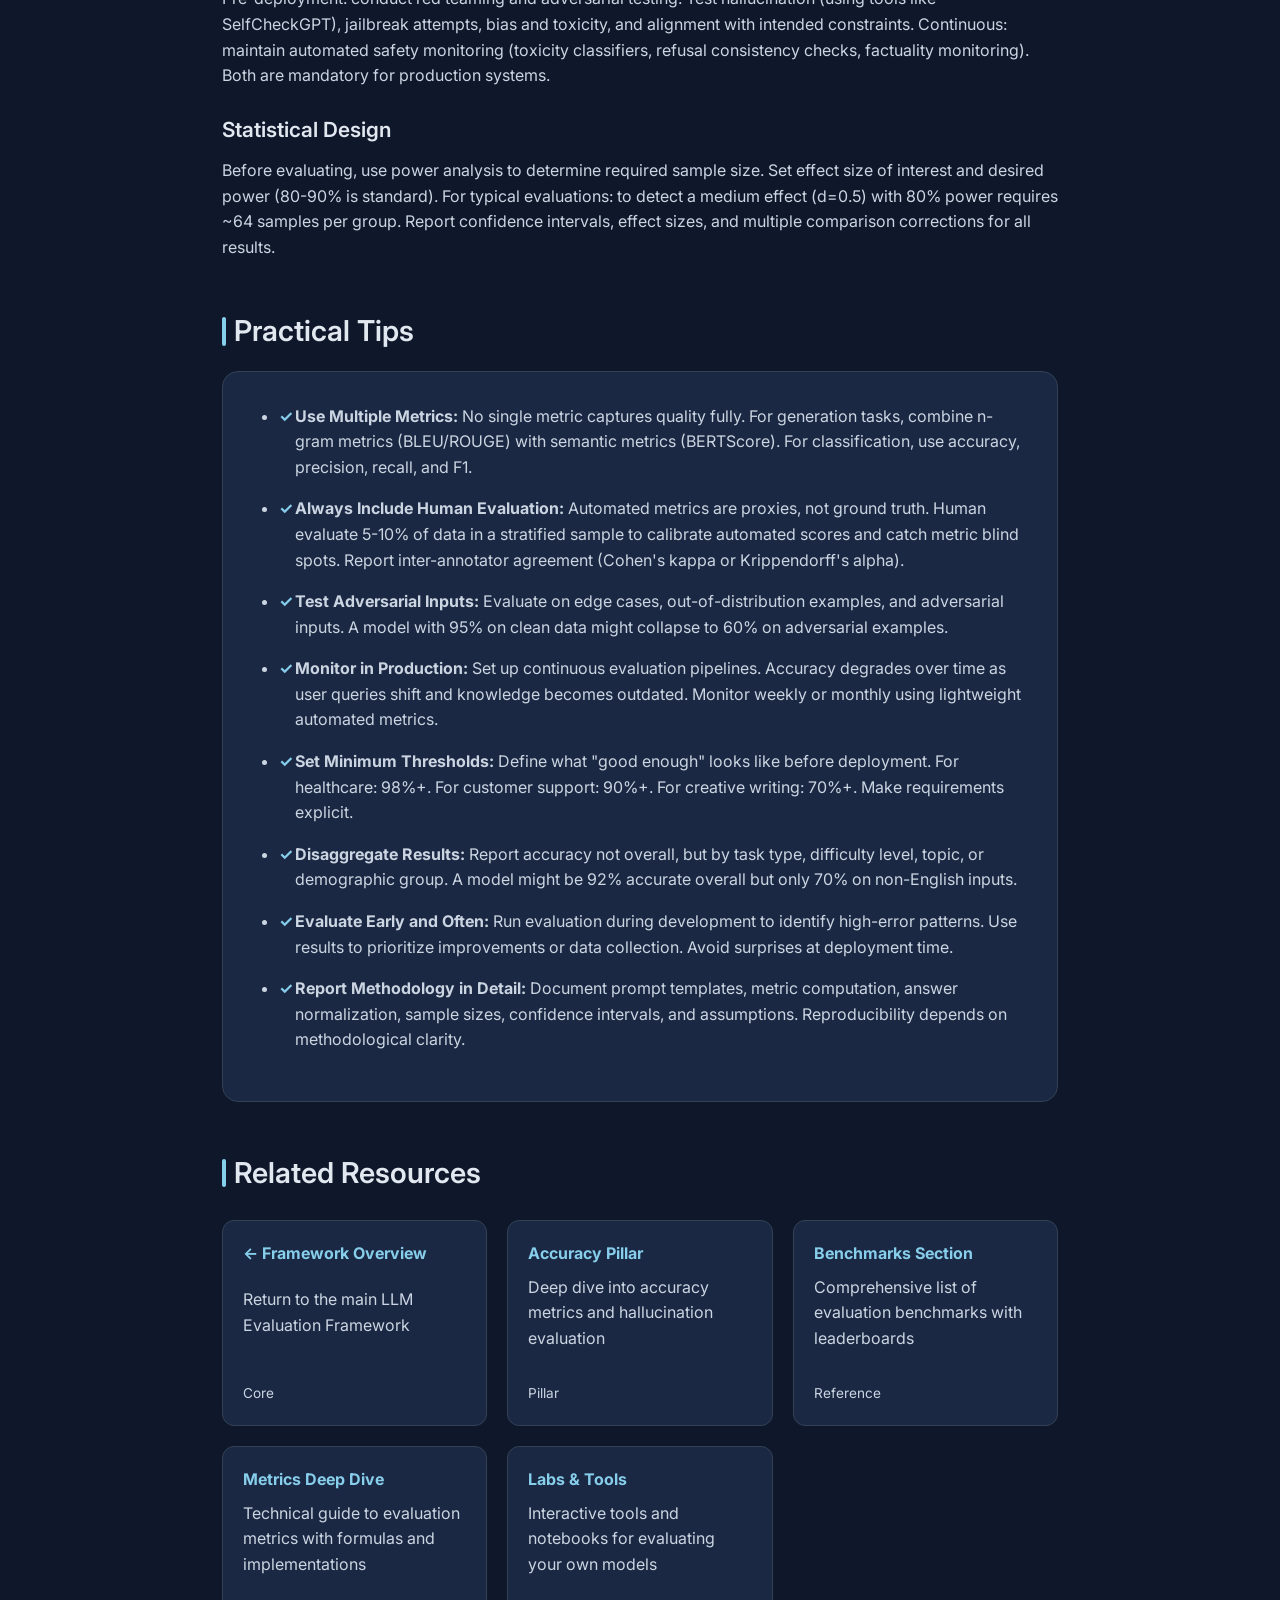
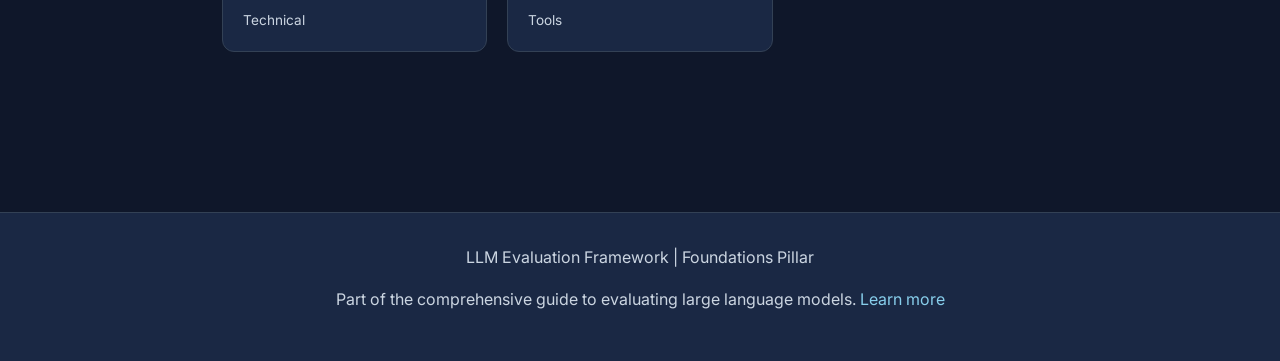
<file: portal/foundations.html>
<!DOCTYPE html>
<html lang="en" class="dark-mode">
<head>
    <meta charset="UTF-8">
    <meta name="viewport" content="width=device-width, initial-scale=1.0">
    <title>Foundations of LLM Evaluation</title>
    <link rel="preconnect" href="https://fonts.googleapis.com">
    <link rel="preconnect" href="https://fonts.gstatic.com" crossorigin>
    <link href="https://fonts.googleapis.com/css2?family=Inter:wght@400;500;600;700&display=swap" rel="stylesheet">
    <style>
        :root {
            --color-bg: #f8fafc;
            --color-bg-secondary: #f1f5f9;
            --color-text: #1e293b;
            --color-text-secondary: #334155;
            --color-accent: #56b4d9;
            --color-accent-dark: #3a9ec5;
            --color-accent-light: #87ceeb;
            --color-border: #cbd5e1;
            --radius-md: 12px;
            --radius-lg: 16px;
            --shadow-md: 0 4px 6px rgba(0,0,0,0.1);
            --shadow-lg: 0 10px 15px rgba(0,0,0,0.15);
        }

        html.dark-mode {
            --color-bg: #0f172a;
            --color-bg-secondary: #1a2844;
            --color-text: #e2e8f0;
            --color-text-secondary: #cbd5e1;
            --color-accent: #87ceeb;
            --color-accent-dark: #56b4d9;
            --color-accent-light: #a8ddf0;
            --color-border: #334155;
        }

        * {
            margin: 0;
            padding: 0;
            box-sizing: border-box;
        }

        html {
            scroll-behavior: smooth;
        }

        body {
            font-family: 'Inter', sans-serif;
            background-color: var(--color-bg);
            color: var(--color-text);
            line-height: 1.6;
            transition: background-color 0.3s ease, color 0.3s ease;
        }

        /* Navigation Bar */
        nav {
            position: sticky;
            top: 0;
            background-color: var(--color-bg-secondary);
            border-bottom: 1px solid var(--color-border);
            padding: 1rem 2rem;
            display: flex;
            justify-content: space-between;
            align-items: center;
            z-index: 100;
            box-shadow: var(--shadow-md);
            transition: background-color 0.3s ease;
        }

        nav a {
            color: var(--color-accent);
            text-decoration: none;
            font-weight: 500;
            display: flex;
            align-items: center;
            gap: 0.5rem;
            transition: color 0.3s ease;
        }

        nav a:hover {
            color: var(--color-accent-light);
        }

        .nav-right {
            display: flex;
            align-items: center;
            gap: 1.5rem;
        }

        .theme-toggle {
            background: none;
            border: none;
            color: var(--color-text);
            cursor: pointer;
            font-size: 1.25rem;
            transition: color 0.3s ease, transform 0.3s ease;
        }

        .theme-toggle:hover {
            transform: scale(1.1);
            color: var(--color-accent);
        }

        /* Main Content */
        main {
            max-width: 900px;
            margin: 0 auto;
            padding: 3rem 2rem;
        }

        /* Header Section */
        header {
            margin-bottom: 3rem;
            padding-bottom: 2rem;
            border-bottom: 2px solid var(--color-accent);
        }

        h1 {
            font-size: 2.5rem;
            font-weight: 700;
            margin-bottom: 0.5rem;
            color: var(--color-text);
        }

        .subtitle {
            font-size: 1.2rem;
            color: var(--color-text-secondary);
            font-weight: 400;
        }

        /* Section Styling */
        section {
            margin-bottom: 3rem;
        }

        h2 {
            font-size: 1.8rem;
            font-weight: 600;
            margin-bottom: 1rem;
            color: var(--color-text);
            display: flex;
            align-items: center;
            gap: 0.5rem;
        }

        h2::before {
            content: '';
            width: 4px;
            height: 1.8rem;
            background-color: var(--color-accent);
            border-radius: 2px;
        }

        h3 {
            font-size: 1.3rem;
            font-weight: 600;
            margin: 1.5rem 0 0.75rem 0;
            color: var(--color-text);
        }

        p {
            margin-bottom: 1rem;
            color: var(--color-text-secondary);
            font-size: 1rem;
        }

        ul, ol {
            margin-left: 1.5rem;
            margin-bottom: 1rem;
        }

        li {
            margin-bottom: 0.5rem;
            color: var(--color-text-secondary);
        }

        /* Metrics Cards */
        .metrics-grid {
            display: grid;
            grid-template-columns: repeat(auto-fit, minmax(280px, 1fr));
            gap: 1.5rem;
            margin: 1.5rem 0;
        }

        .metric-card {
            background-color: var(--color-bg-secondary);
            border: 1px solid var(--color-border);
            border-radius: var(--radius-lg);
            padding: 1.5rem;
            transition: all 0.3s ease;
            box-shadow: var(--shadow-md);
        }

        .metric-card:hover {
            border-color: var(--color-accent);
            box-shadow: var(--shadow-lg);
            transform: translateY(-2px);
        }

        .metric-card h3 {
            margin-top: 0;
            color: var(--color-accent);
            font-size: 1.2rem;
        }

        .metric-card .label {
            font-size: 0.85rem;
            font-weight: 600;
            text-transform: uppercase;
            letter-spacing: 0.5px;
            color: var(--color-text-secondary);
            margin-top: 1rem;
            margin-bottom: 0.5rem;
        }

        .metric-card .value {
            font-family: 'Monaco', 'Courier New', monospace;
            font-size: 0.95rem;
            color: var(--color-text);
            background-color: var(--color-bg);
            padding: 0.75rem;
            border-radius: var(--radius-md);
            margin-bottom: 1rem;
            word-break: break-all;
        }

        .metric-card .when-to-use,
        .metric-card .pitfalls {
            font-size: 0.9rem;
            margin-bottom: 0.75rem;
        }

        .metric-card .when-to-use {
            color: var(--color-accent-light);
        }

        .metric-card .pitfalls {
            color: #ff9999;
        }

        /* Benchmarks */
        .benchmarks-list {
            display: grid;
            grid-template-columns: repeat(auto-fit, minmax(250px, 1fr));
            gap: 1rem;
            margin: 1.5rem 0;
        }

        .benchmark-item {
            background-color: var(--color-bg-secondary);
            border-left: 4px solid var(--color-accent);
            border-radius: var(--radius-md);
            padding: 1.25rem;
            transition: all 0.3s ease;
        }

        .benchmark-item:hover {
            box-shadow: var(--shadow-md);
            transform: translateX(4px);
        }

        .benchmark-item strong {
            color: var(--color-accent);
            display: block;
            margin-bottom: 0.5rem;
        }

        .benchmark-item p {
            margin-bottom: 0;
        }

        /* Tips Section */
        .tips-list {
            background-color: var(--color-bg-secondary);
            border-radius: var(--radius-lg);
            padding: 2rem;
            border: 1px solid var(--color-border);
        }

        .tips-list li {
            margin-bottom: 1rem;
            padding-left: 1rem;
            position: relative;
        }

        .tips-list li::before {
            content: '✓';
            position: absolute;
            left: 0;
            color: var(--color-accent);
            font-weight: bold;
        }

        /* Resources */
        .resources-grid {
            display: grid;
            grid-template-columns: repeat(auto-fit, minmax(240px, 1fr));
            gap: 1.25rem;
            margin: 1.5rem 0;
        }

        .resource-link {
            background-color: var(--color-bg-secondary);
            border: 1px solid var(--color-border);
            border-radius: var(--radius-md);
            padding: 1.25rem;
            text-decoration: none;
            transition: all 0.3s ease;
            display: flex;
            flex-direction: column;
            justify-content: space-between;
        }

        .resource-link:hover {
            background-color: var(--color-bg);
            border-color: var(--color-accent);
            box-shadow: var(--shadow-md);
        }

        .resource-link strong {
            color: var(--color-accent);
            margin-bottom: 0.5rem;
        }

        .resource-link-label {
            font-size: 0.85rem;
            color: var(--color-text-secondary);
            margin-top: 1rem;
        }

        /* Back to Top Button */
        .back-to-top {
            position: fixed;
            bottom: 2rem;
            right: 2rem;
            background-color: var(--color-accent);
            color: var(--color-bg);
            border: none;
            border-radius: 50%;
            width: 3rem;
            height: 3rem;
            font-size: 1.5rem;
            cursor: pointer;
            display: none;
            align-items: center;
            justify-content: center;
            box-shadow: var(--shadow-lg);
            transition: all 0.3s ease;
            z-index: 99;
        }

        .back-to-top:hover {
            background-color: var(--color-accent-dark);
            transform: scale(1.1);
        }

        .back-to-top.show {
            display: flex;
        }

        /* Footer */
        footer {
            background-color: var(--color-bg-secondary);
            border-top: 1px solid var(--color-border);
            padding: 2rem;
            margin-top: 4rem;
            text-align: center;
            color: var(--color-text-secondary);
            font-size: 0.95rem;
        }

        footer a {
            color: var(--color-accent);
            text-decoration: none;
            transition: color 0.3s ease;
        }

        footer a:hover {
            color: var(--color-accent-light);
        }

        /* Responsive */
        @media (max-width: 768px) {
            h1 {
                font-size: 2rem;
            }

            h2 {
                font-size: 1.5rem;
            }

            main {
                padding: 2rem 1rem;
            }

            nav {
                padding: 1rem;
                gap: 1rem;
            }

            nav a {
                font-size: 0.95rem;
            }

            .metrics-grid {
                grid-template-columns: 1fr;
            }

            .benchmarks-list {
                grid-template-columns: 1fr;
            }

            .resources-grid {
                grid-template-columns: 1fr;
            }

            .back-to-top {
                bottom: 1rem;
                right: 1rem;
                width: 2.5rem;
                height: 2.5rem;
                font-size: 1.25rem;
            }
        }
    </style>
</head>
<body>
    <!-- Navigation -->
    <nav>
        <a href="index.html">← Back to Framework</a>
        <div class="nav-right">
            <button class="theme-toggle" aria-label="Toggle dark mode">🌙</button>
        </div>
    </nav>

    <!-- Main Content -->
    <main>
        <header>
            <h1>Foundations of LLM Evaluation</h1>
            <p class="subtitle">Core evaluation theory, metrics design, statistical rigor, and first principles</p>
        </header>

        <!-- Section 1: Why Evaluation Matters -->
        <section id="why-evaluation-matters">
            <h2>Why Evaluation Matters</h2>
            <p>Evaluation is not optional—it is the foundational practice that separates rigorous AI deployment from wishful thinking. Without systematic evaluation, organizations face compounded risks across business, technical, and safety dimensions.</p>

            <h3>Business Impact</h3>
            <p>Model selection decisions carry significant economic implications. A difference of 16% in model capability can reduce operational costs per resolved task by 40% when accounting for escalations and failures. Beyond cost, inadequate evaluation creates substantial risk: a single production failure due to insufficient evaluation testing can cost upwards of $500K in direct costs plus millions in reputational damage and remediation.</p>

            <h3>Technical Correctness</h3>
            <p>Benchmark performance and real-world performance diverge significantly. Frontier models score 85-95% on standard benchmarks, making differentiation difficult. Distribution mismatch, benchmark saturation, and the contamination problem (where benchmarks appear in training data) all mean that evaluation must extend beyond published benchmarks to task-specific, real-world data to inform deployment decisions.</p>

            <h3>Safety and Compliance</h3>
            <p>Without explicit safety evaluation, harmful capabilities can remain undetected in production systems. The EU AI Act, US Executive Order on AI, and sector-specific regulations now mandate rigorous evaluation documentation and performance guarantees. Evaluation is essential for demonstrating reasonable care, due diligence, and compliance with emerging regulatory frameworks.</p>
        </section>

        <!-- Section 2: Taxonomy of Evaluations -->
        <section id="taxonomy">
            <h2>Taxonomy of Evaluations</h2>
            <p>Evaluation varies along multiple critical dimensions. Understanding these dimensions is essential for designing evaluations that match your specific needs and inform the right decisions.</p>

            <h3>Intrinsic vs. Extrinsic</h3>
            <p><strong>Intrinsic evaluation</strong> measures model capabilities in isolation using benchmarks and standardized tests. It's fast, reproducible, and excellent for early-stage capability assessment and model screening. <strong>Extrinsic evaluation</strong> measures performance in real-world applications, capturing task-specific success and business outcomes. It's slower and more expensive but provides the strongest signal for deployment decisions. Best practice: combine both—use intrinsic for rapid iteration, extrinsic for final validation.</p>

            <h3>Automated vs. Human Evaluation</h3>
            <p><strong>Automated metrics</strong> like BLEU, ROUGE, and BERTScore are fast and scalable but often misaligned with human judgment. <strong>Human evaluation</strong> has the best correlation with user experience but is expensive and slow. <strong>Hybrid approaches</strong> combine both: use automated metrics for screening, then human annotators for high-uncertainty or high-stakes cases.</p>

            <h3>Static vs. Dynamic vs. Live Benchmarks</h3>
            <p><strong>Static benchmarks</strong> (MMLU, HumanEval) provide reproducible, comparable results but are vulnerable to contamination and saturation. <strong>Dynamic benchmarks</strong> generate fresh evaluation tasks, reducing contamination risk. <strong>Live benchmarks</strong> (Chatbot Arena) evaluate on real user queries, providing the strongest signal but with annotation quality variation.</p>

            <h3>Pre-Deployment vs. Continuous</h3>
            <p><strong>Pre-deployment evaluation</strong> is a comprehensive gate for production—it should cover capability, safety, alignment, and task-specific dimensions. <strong>Continuous evaluation</strong> monitors performance in production, detecting degradation and data drift. Both are essential; pre-deployment evaluation without continuous monitoring leaves organizations blind to post-launch failures.</p>
        </section>

        <!-- Section 3: Core Metrics -->
        <section id="core-metrics">
            <h2>Core Metrics</h2>
            <p>Different metrics capture different dimensions of model quality. None is perfect alone—combine them for comprehensive understanding:</p>

            <div class="metrics-grid">
                <div class="metric-card">
                    <h3>Exact Match (EM)</h3>
                    <p>Character-level match between model output and reference answer.</p>
                    <div class="label">When to Use</div>
                    <div class="when-to-use">Factoid QA, standardized test questions, short unambiguous answers</div>
                    <div class="label">Formula</div>
                    <div class="value">EM = (# exact matches) / (# total samples)</div>
                    <div class="label">Pitfalls</div>
                    <div class="pitfalls">Too strict for open-ended answers; misses semantically correct paraphrases</div>
                </div>

                <div class="metric-card">
                    <h3>F1 Score</h3>
                    <p>Token-level overlap balancing precision and recall of matched tokens.</p>
                    <div class="label">When to Use</div>
                    <div class="when-to-use">Extractive QA, span-based answers, evaluating partial correctness</div>
                    <div class="label">Formula</div>
                    <div class="value">F1 = 2 × (Precision × Recall) / (Precision + Recall)</div>
                    <div class="label">Pitfalls</div>
                    <div class="pitfalls">Doesn't capture word order or semantic meaning; treats all tokens equally</div>
                </div>

                <div class="metric-card">
                    <h3>BLEU Score</h3>
                    <p>N-gram overlap between generated and reference text, widely used for translation.</p>
                    <div class="label">When to Use</div>
                    <div class="when-to-use">Machine translation, summarization, text generation tasks</div>
                    <div class="label">Formula</div>
                    <div class="value">BLEU = BP × exp(Σ log(pₙ)) where pₙ = matched n-grams / total n-grams</div>
                    <div class="label">Pitfalls</div>
                    <div class="pitfalls">Poor human correlation; punishes valid paraphrases; tokenization-sensitive</div>
                </div>

                <div class="metric-card">
                    <h3>ROUGE Score</h3>
                    <p>Recall-focused n-gram overlap, standard for summarization evaluation.</p>
                    <div class="label">When to Use</div>
                    <div class="when-to-use">Abstractive summarization, document generation evaluation</div>
                    <div class="label">Formula</div>
                    <div class="value">ROUGE-N = Σ(matched N-grams) / Σ(total reference N-grams)</div>
                    <div class="label">Pitfalls</div>
                    <div class="pitfalls">Length-biased; doesn't penalize factual errors if n-grams overlap</div>
                </div>

                <div class="metric-card">
                    <h3>BERTScore</h3>
                    <p>Semantic similarity via contextual embeddings, capturing meaning beyond n-grams.</p>
                    <div class="label">When to Use</div>
                    <div class="when-to-use">Open-ended generation, paraphrase detection, semantic evaluation</div>
                    <div class="label">Formula</div>
                    <div class="value">BERTScore = avg(cosine_similarity(embedding_pred, embedding_ref))</div>
                    <div class="label">Pitfalls</div>
                    <div class="pitfalls">Doesn't guarantee factual accuracy; sensitive to embedding model quality</div>
                </div>

                <div class="metric-card">
                    <h3>Perplexity</h3>
                    <p>How surprised the model is by the true sequence; standard for language model evaluation.</p>
                    <div class="label">When to Use</div>
                    <div class="when-to-use">Language model pre-training, fine-tuning, next-token prediction quality</div>
                    <div class="label">Formula</div>
                    <div class="value">PPL = exp(-1/N Σ log p(wᵢ)) where p(wᵢ) is token probability</div>
                    <div class="label">Pitfalls</div>
                    <div class="pitfalls">Logarithmic scale masks probability differences; tokenization-dependent</div>
                </div>
            </div>
        </section>

        <!-- Section 4: Statistical Rigor -->
        <section id="statistical-rigor">
            <h2>Statistical Rigor</h2>
            <p>A metric score alone is meaningless without uncertainty quantification and statistical justification. "Model A achieves 87.3% accuracy" hides critical information about variance, significance, and reliability.</p>

            <h3>Confidence Intervals</h3>
            <p>Always report confidence intervals, not just point estimates. The bootstrap method is the workhorse: resample your evaluation set with replacement 1,000-10,000 times, compute the metric each time, and use the 2.5% and 97.5% percentiles as your 95% confidence interval. This works for any metric and requires no distributional assumptions.</p>

            <h3>Effect Sizes</h3>
            <p>When comparing two models, report effect sizes (Cohen's d or Cliff's delta) alongside p-values. An effect size quantifies the magnitude of difference: small effects require many samples to detect, large effects are detectable with few samples. A statistically significant difference is not necessarily practically meaningful.</p>

            <h3>Paired vs. Unpaired Tests</h3>
            <p>If both models are evaluated on the same samples, use paired tests (paired t-test, Wilcoxon signed-rank). Paired tests eliminate sample-to-sample variance and have more statistical power. If different samples are used, use unpaired tests. This choice fundamentally affects statistical conclusions.</p>

            <h3>Multiple Comparisons Correction</h3>
            <p>Comparing N models means N(N-1)/2 pairwise tests. Each test has a 5% false positive rate; comparing 10 models gives ~25% chance of at least one false positive by chance. Correct using Bonferroni (conservative, divides α by M), Holm (less conservative), or Benjamini-Hochberg FDR (for many tests).</p>

            <h3>Prompt Sensitivity</h3>
            <p>Evaluate models across multiple prompt variations. Report mean performance and standard deviation across prompts. A model with 87.3% on one prompt might be 83% or 91% on another. Stable performance across prompts is stronger evidence of genuine capability.</p>
        </section>

        <!-- Section 5: Evaluation Strategy -->
        <section id="evaluation-strategy">
            <h2>Designing Your Evaluation Strategy</h2>
            <p>No single evaluation approach is best. Your strategy depends on your specific question, constraints, and use case. Consider these dimensions:</p>

            <h3>Capability Assessment</h3>
            <p>Use intrinsic benchmarks for initial capability screening (fast, standardized), then extrinsic task-specific evaluation on your actual use case data (slower, more informative). Measure accuracy, F1, semantic similarity, and task-specific metrics. Always disaggregate results by subgroup (task type, difficulty level, domain) to identify weaknesses.</p>

            <h3>Safety Evaluation</h3>
            <p>Pre-deployment: conduct red teaming and adversarial testing. Test hallucination (using tools like SelfCheckGPT), jailbreak attempts, bias and toxicity, and alignment with intended constraints. Continuous: maintain automated safety monitoring (toxicity classifiers, refusal consistency checks, factuality monitoring). Both are mandatory for production systems.</p>

            <h3>Statistical Design</h3>
            <p>Before evaluating, use power analysis to determine required sample size. Set effect size of interest and desired power (80-90% is standard). For typical evaluations: to detect a medium effect (d=0.5) with 80% power requires ~64 samples per group. Report confidence intervals, effect sizes, and multiple comparison corrections for all results.</p>
        </section>

        <!-- Section 6: Practical Tips -->
        <section id="practical-tips">
            <h2>Practical Tips</h2>

            <div class="tips-list">
                <ul>
                    <li><strong>Use Multiple Metrics:</strong> No single metric captures quality fully. For generation tasks, combine n-gram metrics (BLEU/ROUGE) with semantic metrics (BERTScore). For classification, use accuracy, precision, recall, and F1.</li>

                    <li><strong>Always Include Human Evaluation:</strong> Automated metrics are proxies, not ground truth. Human evaluate 5-10% of data in a stratified sample to calibrate automated scores and catch metric blind spots. Report inter-annotator agreement (Cohen's kappa or Krippendorff's alpha).</li>

                    <li><strong>Test Adversarial Inputs:</strong> Evaluate on edge cases, out-of-distribution examples, and adversarial inputs. A model with 95% on clean data might collapse to 60% on adversarial examples.</li>

                    <li><strong>Monitor in Production:</strong> Set up continuous evaluation pipelines. Accuracy degrades over time as user queries shift and knowledge becomes outdated. Monitor weekly or monthly using lightweight automated metrics.</li>

                    <li><strong>Set Minimum Thresholds:</strong> Define what "good enough" looks like before deployment. For healthcare: 98%+. For customer support: 90%+. For creative writing: 70%+. Make requirements explicit.</li>

                    <li><strong>Disaggregate Results:</strong> Report accuracy not overall, but by task type, difficulty level, topic, or demographic group. A model might be 92% accurate overall but only 70% on non-English inputs.</li>

                    <li><strong>Evaluate Early and Often:</strong> Run evaluation during development to identify high-error patterns. Use results to prioritize improvements or data collection. Avoid surprises at deployment time.</li>

                    <li><strong>Report Methodology in Detail:</strong> Document prompt templates, metric computation, answer normalization, sample sizes, confidence intervals, and assumptions. Reproducibility depends on methodological clarity.</li>
                </ul>
            </div>
        </section>

        <!-- Section 7: Related Resources -->
        <section id="resources">
            <h2>Related Resources</h2>

            <div class="resources-grid">
                <a href="index.html" class="resource-link">
                    <strong>← Framework Overview</strong>
                    <p>Return to the main LLM Evaluation Framework</p>
                    <span class="resource-link-label">Core</span>
                </a>

                <a href="accuracy.html" class="resource-link">
                    <strong>Accuracy Pillar</strong>
                    <p>Deep dive into accuracy metrics and hallucination evaluation</p>
                    <span class="resource-link-label">Pillar</span>
                </a>

                <a href="index.html#benchmarks" class="resource-link">
                    <strong>Benchmarks Section</strong>
                    <p>Comprehensive list of evaluation benchmarks with leaderboards</p>
                    <span class="resource-link-label">Reference</span>
                </a>

                <a href="index.html#metrics-deep-dive" class="resource-link">
                    <strong>Metrics Deep Dive</strong>
                    <p>Technical guide to evaluation metrics with formulas and implementations</p>
                    <span class="resource-link-label">Technical</span>
                </a>

                <a href="index.html#labs" class="resource-link">
                    <strong>Labs & Tools</strong>
                    <p>Interactive tools and notebooks for evaluating your own models</p>
                    <span class="resource-link-label">Tools</span>
                </a>
            </div>
        </section>
    </main>

    <!-- Back to Top Button -->
    <button class="back-to-top" id="backToTop" aria-label="Back to top">↑</button>

    <!-- Footer -->
    <footer>
        <p>LLM Evaluation Framework | Foundations Pillar</p>
        <p>Part of the comprehensive guide to evaluating large language models. <a href="index.html">Learn more</a></p>
    </footer>

    <script>
        // Dark mode toggle
        const themeToggle = document.querySelector('.theme-toggle');
        const htmlElement = document.documentElement;

        themeToggle.addEventListener('click', () => {
            htmlElement.classList.toggle('dark-mode');
            const isDarkMode = htmlElement.classList.contains('dark-mode');
            localStorage.setItem('darkMode', isDarkMode);
            updateThemeToggleIcon();
        });

        function updateThemeToggleIcon() {
            const isDarkMode = htmlElement.classList.contains('dark-mode');
            themeToggle.textContent = isDarkMode ? '☀️' : '🌙';
        }

        // Load theme preference
        const savedDarkMode = localStorage.getItem('darkMode');
        if (savedDarkMode === 'false') {
            htmlElement.classList.remove('dark-mode');
        }
        updateThemeToggleIcon();

        // Back to top button
        const backToTopButton = document.getElementById('backToTop');

        window.addEventListener('scroll', () => {
            if (window.pageYOffset > 300) {
                backToTopButton.classList.add('show');
            } else {
                backToTopButton.classList.remove('show');
            }
        });

        backToTopButton.addEventListener('click', () => {
            window.scrollTo({
                top: 0,
                behavior: 'smooth'
            });
        });
    </script>
</body>
</html>
</file>
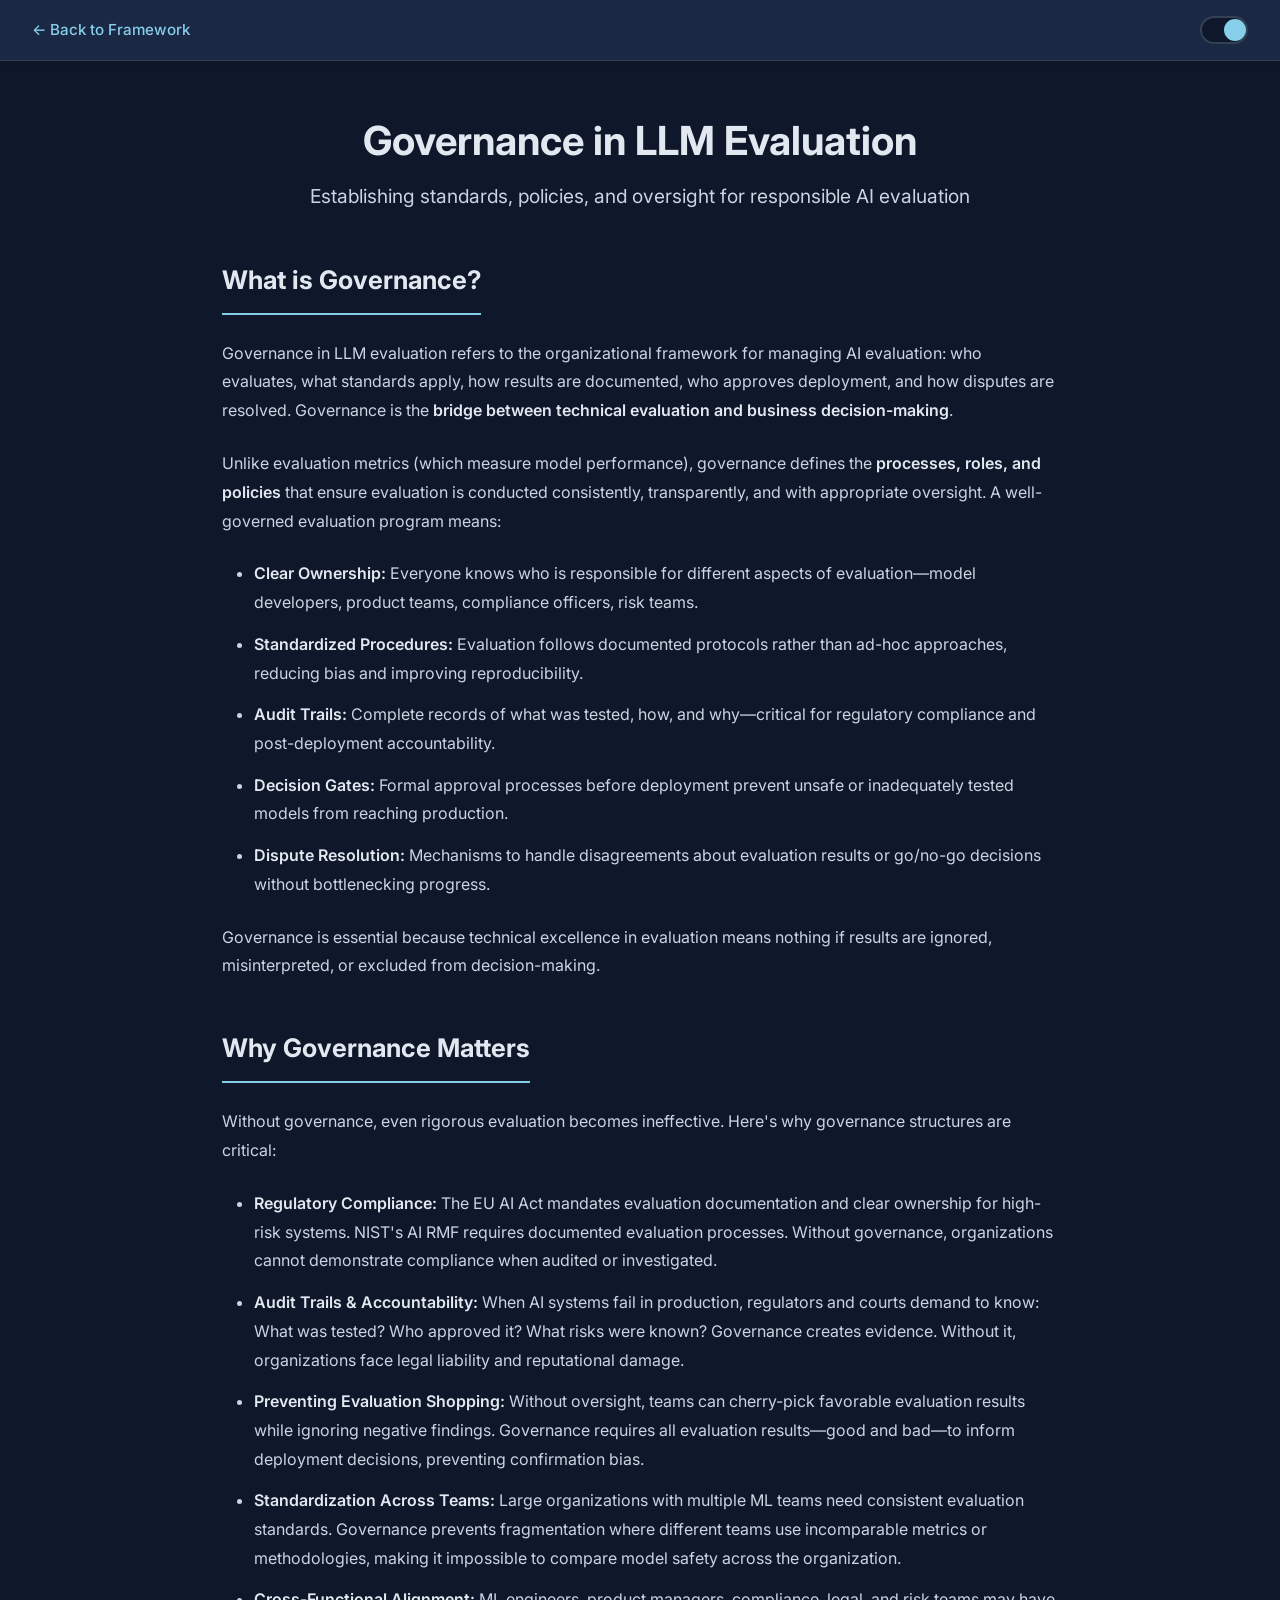
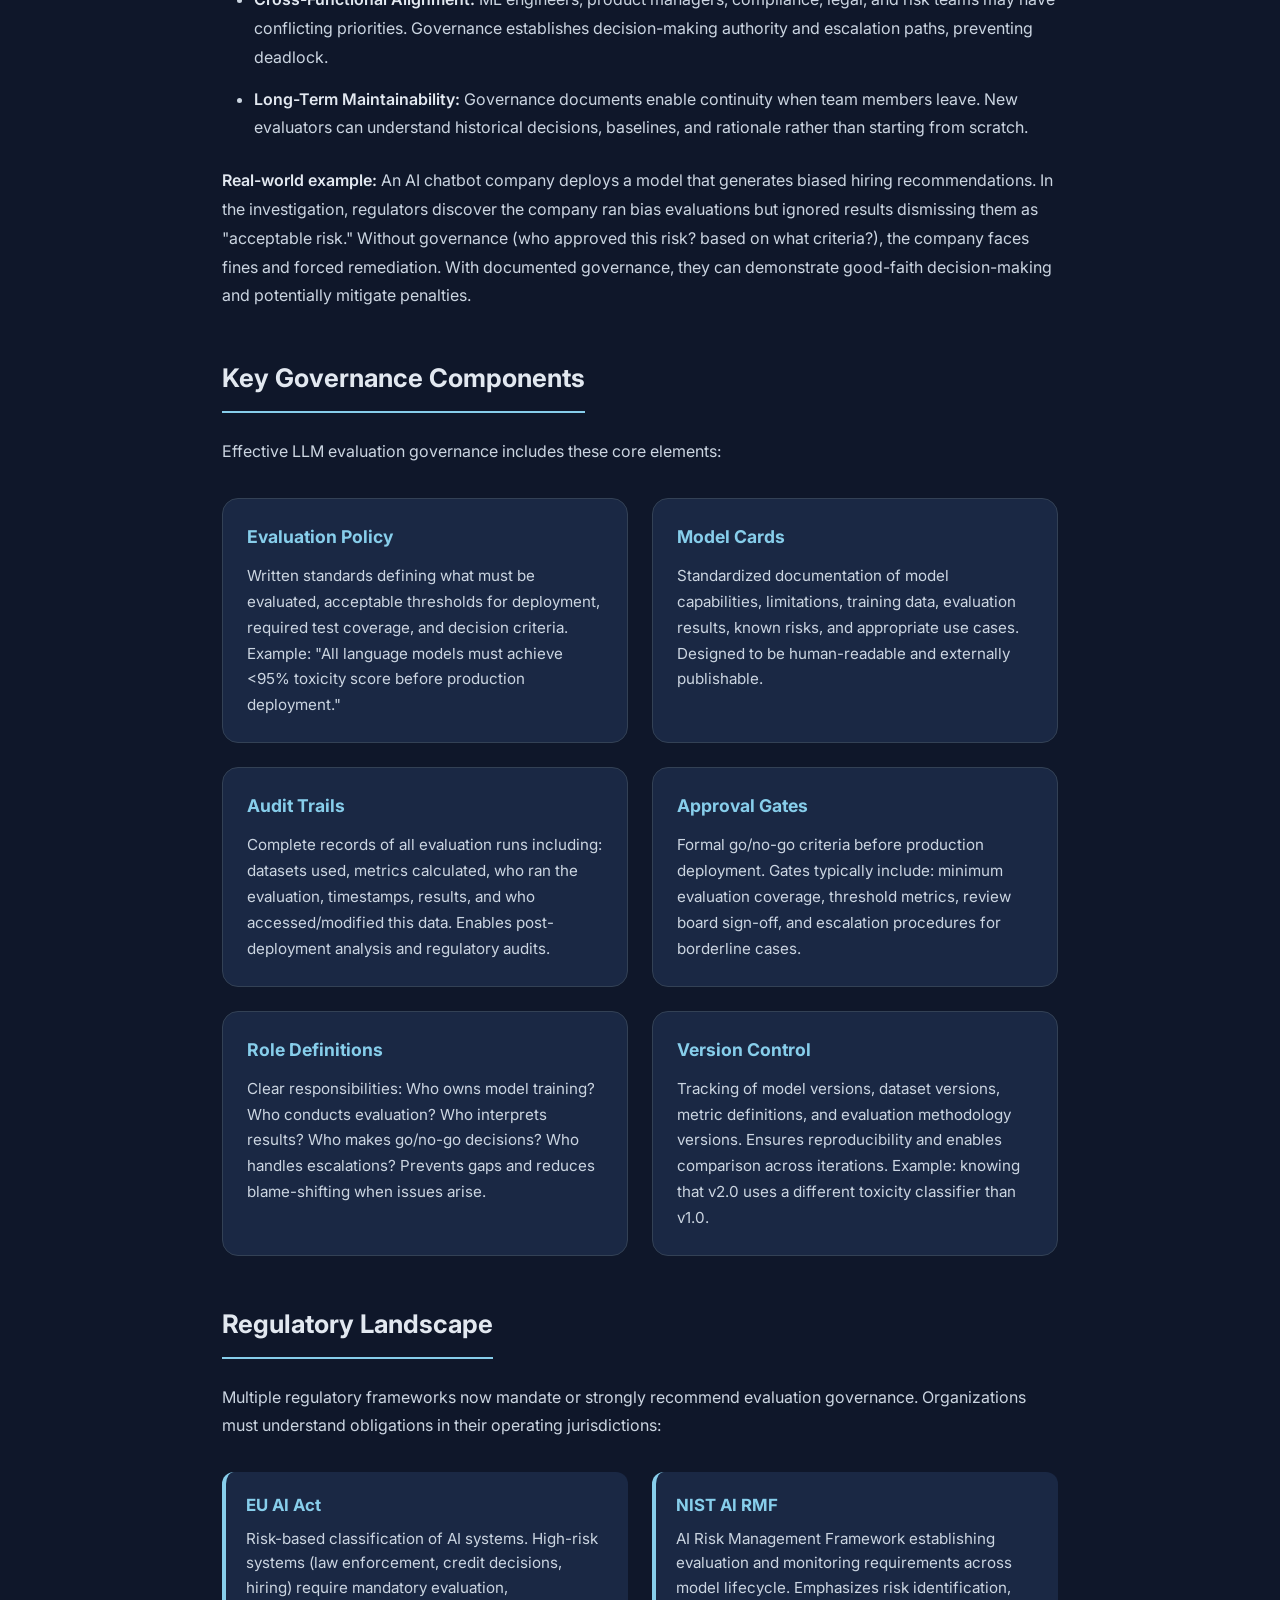
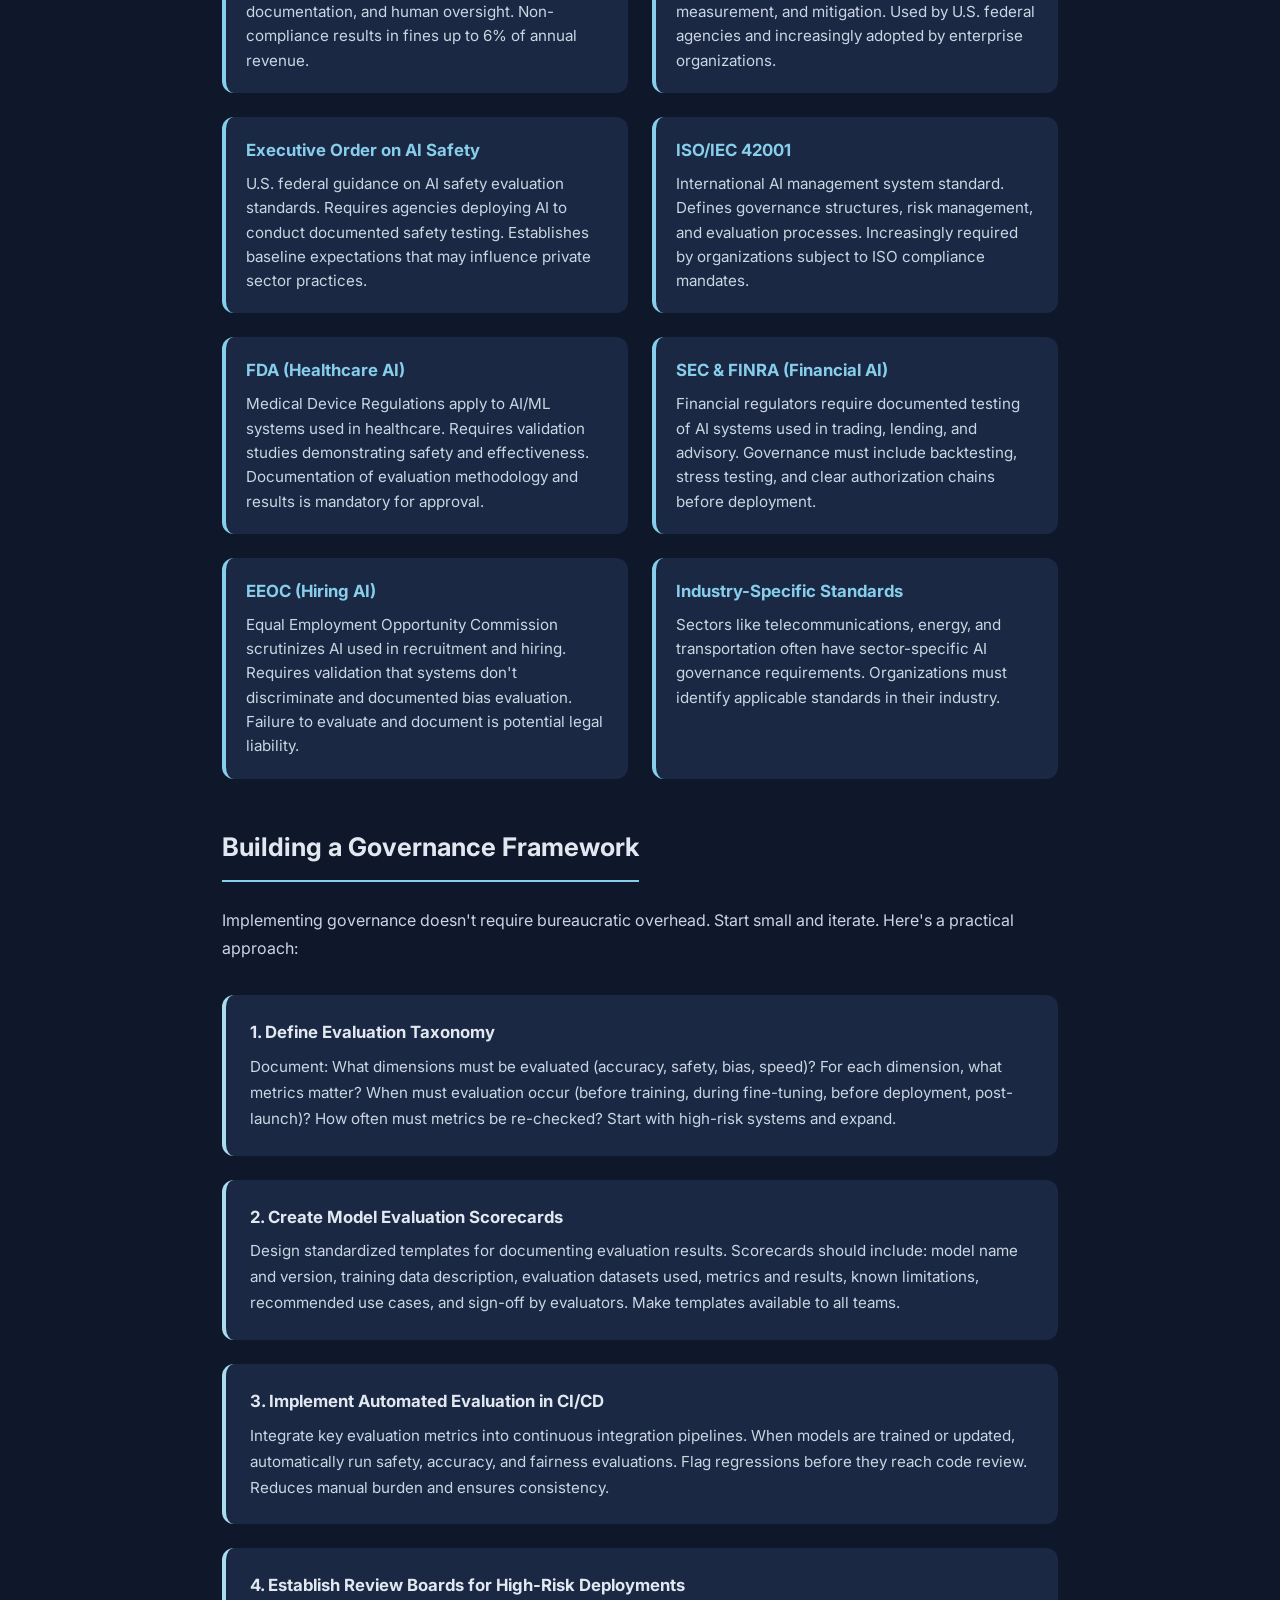
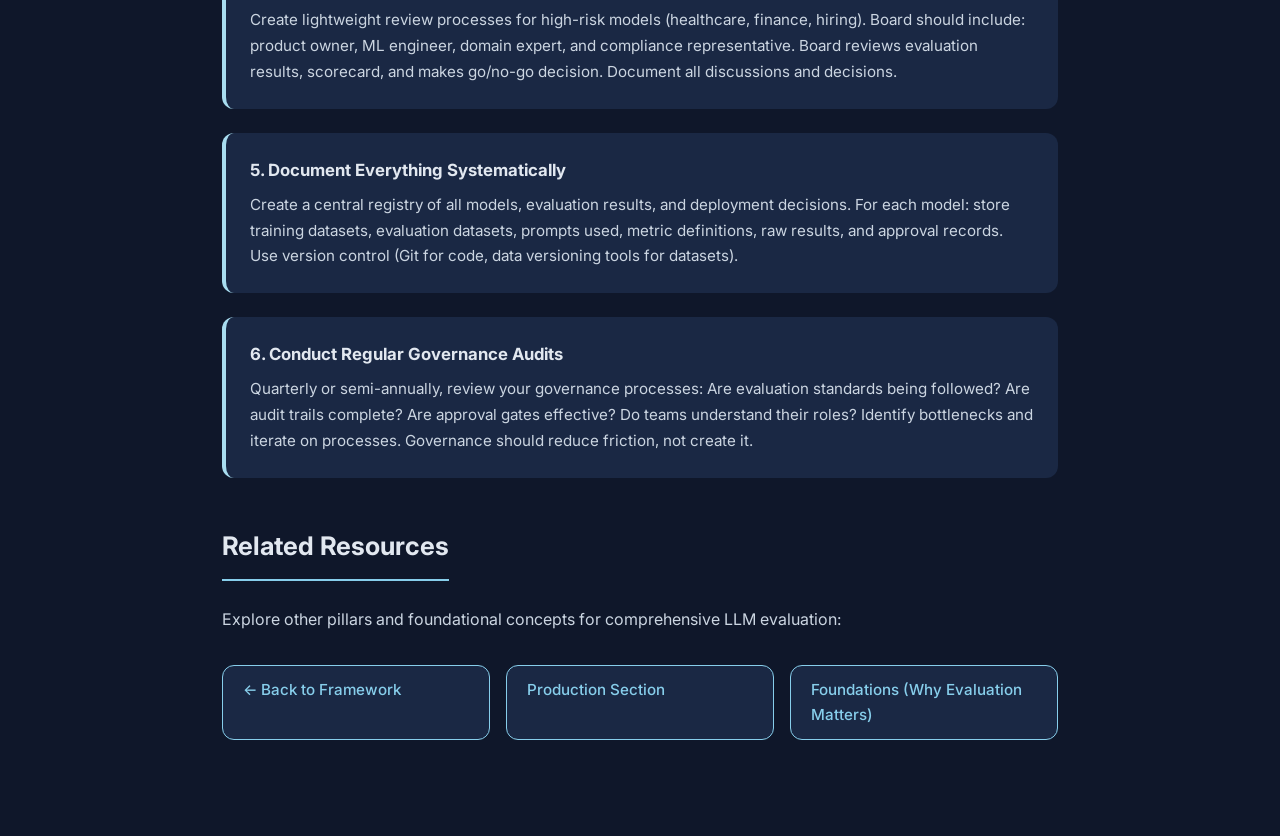
<file: portal/governance.html>
<!DOCTYPE html>
<html lang="en" class="dark-mode">
<head>
    <meta charset="UTF-8">
    <meta name="viewport" content="width=device-width, initial-scale=1.0">
    <title>Governance in LLM Evaluation - LLM Eval Hub</title>
    <link rel="preconnect" href="https://fonts.googleapis.com">
    <link rel="preconnect" href="https://fonts.gstatic.com" crossorigin>
    <link href="https://fonts.googleapis.com/css2?family=Inter:wght@400;500;600;700&display=swap" rel="stylesheet">
    <style>
        :root {
            --color-bg: #f8fafc;
            --color-bg-secondary: #f1f5f9;
            --color-text: #1e293b;
            --color-text-secondary: #334155;
            --color-accent: #56b4d9;
            --color-accent-dark: #3a9ec5;
            --color-accent-light: #87ceeb;
            --color-border: #cbd5e1;
            --radius-md: 12px;
            --radius-lg: 16px;
            --shadow-md: 0 4px 6px rgba(0,0,0,0.1);
            --shadow-lg: 0 10px 15px rgba(0,0,0,0.15);
        }

        html.dark-mode {
            --color-bg: #0f172a;
            --color-bg-secondary: #1a2844;
            --color-text: #e2e8f0;
            --color-text-secondary: #cbd5e1;
            --color-accent: #87ceeb;
            --color-accent-dark: #56b4d9;
            --color-accent-light: #a8ddf0;
            --color-border: #334155;
        }

        * {
            margin: 0;
            padding: 0;
            box-sizing: border-box;
        }

        body {
            font-family: 'Inter', -apple-system, BlinkMacSystemFont, 'Segoe UI', sans-serif;
            background-color: var(--color-bg);
            color: var(--color-text);
            line-height: 1.6;
            transition: background-color 0.3s, color 0.3s;
        }

        /* Sticky Navigation */
        .nav-bar {
            position: sticky;
            top: 0;
            z-index: 100;
            background-color: var(--color-bg-secondary);
            border-bottom: 1px solid var(--color-border);
            padding: 1rem 2rem;
            display: flex;
            justify-content: space-between;
            align-items: center;
            box-shadow: var(--shadow-md);
        }

        .nav-left {
            display: flex;
            align-items: center;
            gap: 1rem;
        }

        .nav-link {
            display: inline-flex;
            align-items: center;
            gap: 0.5rem;
            color: var(--color-accent);
            text-decoration: none;
            font-weight: 500;
            font-size: 0.95rem;
            transition: color 0.2s;
        }

        .nav-link:hover {
            color: var(--color-accent-dark);
        }

        .theme-toggle {
            width: 48px;
            height: 28px;
            border-radius: 14px;
            border: 2px solid var(--color-border);
            background-color: var(--color-bg);
            cursor: pointer;
            display: flex;
            align-items: center;
            padding: 2px;
            transition: background-color 0.3s;
        }

        .theme-toggle:hover {
            border-color: var(--color-accent);
        }

        .toggle-circle {
            width: 22px;
            height: 22px;
            border-radius: 50%;
            background-color: var(--color-accent);
            transition: transform 0.3s;
        }

        html.dark-mode .toggle-circle {
            transform: translateX(20px);
        }

        /* Main Container */
        .container {
            max-width: 900px;
            margin: 0 auto;
            padding: 3rem 2rem;
        }

        /* Header */
        .header {
            margin-bottom: 3rem;
            text-align: center;
        }

        .title {
            font-size: 2.5rem;
            font-weight: 700;
            margin-bottom: 0.5rem;
            color: var(--color-text);
        }

        .subtitle {
            font-size: 1.2rem;
            color: var(--color-text-secondary);
            font-weight: 400;
        }

        /* Sections */
        .section {
            margin-bottom: 3rem;
        }

        .section-title {
            font-size: 1.6rem;
            font-weight: 700;
            margin-bottom: 1.5rem;
            color: var(--color-text);
            padding-bottom: 0.75rem;
            border-bottom: 2px solid var(--color-accent);
            display: inline-block;
        }

        .section-content {
            font-size: 1rem;
            color: var(--color-text-secondary);
            line-height: 1.8;
        }

        .section-content p {
            margin-bottom: 1.5rem;
        }

        .section-content ul, .section-content ol {
            margin-left: 2rem;
            margin-bottom: 1.5rem;
        }

        .section-content li {
            margin-bottom: 0.8rem;
        }

        .section-content strong {
            color: var(--color-text);
            font-weight: 600;
        }

        /* Component Cards */
        .components-grid {
            display: grid;
            grid-template-columns: repeat(auto-fit, minmax(300px, 1fr));
            gap: 1.5rem;
            margin: 2rem 0;
        }

        .component-card {
            background-color: var(--color-bg-secondary);
            border: 1px solid var(--color-border);
            border-radius: var(--radius-lg);
            padding: 1.5rem;
            transition: transform 0.2s, box-shadow 0.2s;
        }

        .component-card:hover {
            transform: translateY(-4px);
            box-shadow: var(--shadow-lg);
        }

        .component-title {
            font-size: 1.1rem;
            font-weight: 700;
            color: var(--color-accent);
            margin-bottom: 0.75rem;
        }

        .component-description {
            font-size: 0.95rem;
            color: var(--color-text-secondary);
            line-height: 1.7;
        }

        /* Regulatory Items */
        .regulatory-grid {
            display: grid;
            grid-template-columns: repeat(auto-fit, minmax(280px, 1fr));
            gap: 1.5rem;
            margin: 2rem 0;
        }

        .regulatory-item {
            background-color: var(--color-bg-secondary);
            border-left: 4px solid var(--color-accent);
            border-radius: var(--radius-md);
            padding: 1.25rem;
            transition: background-color 0.2s;
        }

        .regulatory-item:hover {
            background-color: rgba(135, 206, 235, 0.1);
        }

        .regulatory-name {
            font-size: 1.05rem;
            font-weight: 700;
            color: var(--color-accent);
            margin-bottom: 0.5rem;
        }

        .regulatory-description {
            font-size: 0.95rem;
            color: var(--color-text-secondary);
            line-height: 1.6;
        }

        /* Building Steps */
        .steps-list {
            display: flex;
            flex-direction: column;
            gap: 1.5rem;
            margin: 2rem 0;
        }

        .step-item {
            background-color: var(--color-bg-secondary);
            border-radius: var(--radius-md);
            padding: 1.5rem;
            border-left: 4px solid var(--color-accent-light);
        }

        .step-title {
            font-size: 1.05rem;
            font-weight: 700;
            color: var(--color-text);
            margin-bottom: 0.5rem;
        }

        .step-description {
            font-size: 0.95rem;
            color: var(--color-text-secondary);
            line-height: 1.7;
        }

        /* Resources Section */
        .resources-list {
            display: grid;
            grid-template-columns: repeat(auto-fit, minmax(250px, 1fr));
            gap: 1rem;
            margin: 2rem 0;
        }

        .resource-link {
            display: inline-block;
            padding: 0.75rem 1.25rem;
            background-color: var(--color-bg-secondary);
            color: var(--color-accent);
            text-decoration: none;
            border-radius: var(--radius-md);
            border: 1px solid var(--color-accent);
            font-weight: 500;
            font-size: 0.95rem;
            transition: all 0.2s;
        }

        .resource-link:hover {
            background-color: var(--color-accent);
            color: var(--color-bg);
        }

        /* Back to Top Button */
        .back-to-top {
            position: fixed;
            bottom: 2rem;
            right: 2rem;
            width: 48px;
            height: 48px;
            border-radius: 50%;
            background-color: var(--color-accent);
            color: var(--color-bg);
            border: none;
            cursor: pointer;
            display: none;
            align-items: center;
            justify-content: center;
            font-size: 1.5rem;
            transition: all 0.3s;
            box-shadow: var(--shadow-lg);
            z-index: 50;
        }

        .back-to-top:hover {
            background-color: var(--color-accent-dark);
            transform: translateY(-4px);
        }

        .back-to-top.show {
            display: flex;
        }

        /* Responsive */
        @media (max-width: 768px) {
            .container {
                padding: 2rem 1.5rem;
            }

            .title {
                font-size: 2rem;
            }

            .section-title {
                font-size: 1.3rem;
            }

            .components-grid, .regulatory-grid {
                grid-template-columns: 1fr;
            }

            .nav-bar {
                padding: 1rem;
                flex-direction: column;
                gap: 1rem;
                align-items: flex-start;
            }

            .nav-left, .nav-bar > div:last-child {
                width: 100%;
                justify-content: space-between;
            }
        }
    </style>
</head>
<body>
    <!-- Navigation Bar -->
    <nav class="nav-bar">
        <div class="nav-left">
            <a href="index.html" class="nav-link">← Back to Framework</a>
        </div>
        <button class="theme-toggle" id="themeToggle" aria-label="Toggle dark mode">
            <div class="toggle-circle"></div>
        </button>
    </nav>

    <!-- Main Content -->
    <div class="container">
        <!-- Header -->
        <div class="header">
            <h1 class="title">Governance in LLM Evaluation</h1>
            <p class="subtitle">Establishing standards, policies, and oversight for responsible AI evaluation</p>
        </div>

        <!-- Section 1: What is Governance? -->
        <section class="section">
            <h2 class="section-title">What is Governance?</h2>
            <div class="section-content">
                <p>
                    Governance in LLM evaluation refers to the organizational framework for managing AI evaluation: who evaluates, what standards apply, how results are documented, who approves deployment, and how disputes are resolved. Governance is the <strong>bridge between technical evaluation and business decision-making</strong>.
                </p>
                <p>
                    Unlike evaluation metrics (which measure model performance), governance defines the <strong>processes, roles, and policies</strong> that ensure evaluation is conducted consistently, transparently, and with appropriate oversight. A well-governed evaluation program means:
                </p>
                <ul>
                    <li><strong>Clear Ownership:</strong> Everyone knows who is responsible for different aspects of evaluation—model developers, product teams, compliance officers, risk teams.</li>
                    <li><strong>Standardized Procedures:</strong> Evaluation follows documented protocols rather than ad-hoc approaches, reducing bias and improving reproducibility.</li>
                    <li><strong>Audit Trails:</strong> Complete records of what was tested, how, and why—critical for regulatory compliance and post-deployment accountability.</li>
                    <li><strong>Decision Gates:</strong> Formal approval processes before deployment prevent unsafe or inadequately tested models from reaching production.</li>
                    <li><strong>Dispute Resolution:</strong> Mechanisms to handle disagreements about evaluation results or go/no-go decisions without bottlenecking progress.</li>
                </ul>
                <p>
                    Governance is essential because technical excellence in evaluation means nothing if results are ignored, misinterpreted, or excluded from decision-making.
                </p>
            </div>
        </section>

        <!-- Section 2: Why Governance Matters -->
        <section class="section">
            <h2 class="section-title">Why Governance Matters</h2>
            <div class="section-content">
                <p>
                    Without governance, even rigorous evaluation becomes ineffective. Here's why governance structures are critical:
                </p>
                <ul>
                    <li><strong>Regulatory Compliance:</strong> The EU AI Act mandates evaluation documentation and clear ownership for high-risk systems. NIST's AI RMF requires documented evaluation processes. Without governance, organizations cannot demonstrate compliance when audited or investigated.</li>
                    <li><strong>Audit Trails & Accountability:</strong> When AI systems fail in production, regulators and courts demand to know: What was tested? Who approved it? What risks were known? Governance creates evidence. Without it, organizations face legal liability and reputational damage.</li>
                    <li><strong>Preventing Evaluation Shopping:</strong> Without oversight, teams can cherry-pick favorable evaluation results while ignoring negative findings. Governance requires all evaluation results—good and bad—to inform deployment decisions, preventing confirmation bias.</li>
                    <li><strong>Standardization Across Teams:</strong> Large organizations with multiple ML teams need consistent evaluation standards. Governance prevents fragmentation where different teams use incomparable metrics or methodologies, making it impossible to compare model safety across the organization.</li>
                    <li><strong>Cross-Functional Alignment:</strong> ML engineers, product managers, compliance, legal, and risk teams may have conflicting priorities. Governance establishes decision-making authority and escalation paths, preventing deadlock.</li>
                    <li><strong>Long-Term Maintainability:</strong> Governance documents enable continuity when team members leave. New evaluators can understand historical decisions, baselines, and rationale rather than starting from scratch.</li>
                </ul>
                <p>
                    <strong>Real-world example:</strong> An AI chatbot company deploys a model that generates biased hiring recommendations. In the investigation, regulators discover the company ran bias evaluations but ignored results dismissing them as "acceptable risk." Without governance (who approved this risk? based on what criteria?), the company faces fines and forced remediation. With documented governance, they can demonstrate good-faith decision-making and potentially mitigate penalties.
                </p>
            </div>
        </section>

        <!-- Section 3: Key Components -->
        <section class="section">
            <h2 class="section-title">Key Governance Components</h2>
            <div class="section-content">
                <p>
                    Effective LLM evaluation governance includes these core elements:
                </p>
            </div>
            <div class="components-grid">
                <!-- Evaluation Policy -->
                <div class="component-card">
                    <div class="component-title">Evaluation Policy</div>
                    <div class="component-description">
                        Written standards defining what must be evaluated, acceptable thresholds for deployment, required test coverage, and decision criteria. Example: "All language models must achieve <95% toxicity score before production deployment."
                    </div>
                </div>

                <!-- Model Cards -->
                <div class="component-card">
                    <div class="component-title">Model Cards</div>
                    <div class="component-description">
                        Standardized documentation of model capabilities, limitations, training data, evaluation results, known risks, and appropriate use cases. Designed to be human-readable and externally publishable.
                    </div>
                </div>

                <!-- Audit Trails -->
                <div class="component-card">
                    <div class="component-title">Audit Trails</div>
                    <div class="component-description">
                        Complete records of all evaluation runs including: datasets used, metrics calculated, who ran the evaluation, timestamps, results, and who accessed/modified this data. Enables post-deployment analysis and regulatory audits.
                    </div>
                </div>

                <!-- Approval Gates -->
                <div class="component-card">
                    <div class="component-title">Approval Gates</div>
                    <div class="component-description">
                        Formal go/no-go criteria before production deployment. Gates typically include: minimum evaluation coverage, threshold metrics, review board sign-off, and escalation procedures for borderline cases.
                    </div>
                </div>

                <!-- Role Definitions -->
                <div class="component-card">
                    <div class="component-title">Role Definitions</div>
                    <div class="component-description">
                        Clear responsibilities: Who owns model training? Who conducts evaluation? Who interprets results? Who makes go/no-go decisions? Who handles escalations? Prevents gaps and reduces blame-shifting when issues arise.
                    </div>
                </div>

                <!-- Version Control -->
                <div class="component-card">
                    <div class="component-title">Version Control</div>
                    <div class="component-description">
                        Tracking of model versions, dataset versions, metric definitions, and evaluation methodology versions. Ensures reproducibility and enables comparison across iterations. Example: knowing that v2.0 uses a different toxicity classifier than v1.0.
                    </div>
                </div>
            </div>
        </section>

        <!-- Section 4: Regulatory Landscape -->
        <section class="section">
            <h2 class="section-title">Regulatory Landscape</h2>
            <div class="section-content">
                <p>
                    Multiple regulatory frameworks now mandate or strongly recommend evaluation governance. Organizations must understand obligations in their operating jurisdictions:
                </p>
            </div>
            <div class="regulatory-grid">
                <div class="regulatory-item">
                    <div class="regulatory-name">EU AI Act</div>
                    <div class="regulatory-description">Risk-based classification of AI systems. High-risk systems (law enforcement, credit decisions, hiring) require mandatory evaluation, documentation, and human oversight. Non-compliance results in fines up to 6% of annual revenue.</div>
                </div>

                <div class="regulatory-item">
                    <div class="regulatory-name">NIST AI RMF</div>
                    <div class="regulatory-description">AI Risk Management Framework establishing evaluation and monitoring requirements across model lifecycle. Emphasizes risk identification, measurement, and mitigation. Used by U.S. federal agencies and increasingly adopted by enterprise organizations.</div>
                </div>

                <div class="regulatory-item">
                    <div class="regulatory-name">Executive Order on AI Safety</div>
                    <div class="regulatory-description">U.S. federal guidance on AI safety evaluation standards. Requires agencies deploying AI to conduct documented safety testing. Establishes baseline expectations that may influence private sector practices.</div>
                </div>

                <div class="regulatory-item">
                    <div class="regulatory-name">ISO/IEC 42001</div>
                    <div class="regulatory-description">International AI management system standard. Defines governance structures, risk management, and evaluation processes. Increasingly required by organizations subject to ISO compliance mandates.</div>
                </div>

                <div class="regulatory-item">
                    <div class="regulatory-name">FDA (Healthcare AI)</div>
                    <div class="regulatory-description">Medical Device Regulations apply to AI/ML systems used in healthcare. Requires validation studies demonstrating safety and effectiveness. Documentation of evaluation methodology and results is mandatory for approval.</div>
                </div>

                <div class="regulatory-item">
                    <div class="regulatory-name">SEC & FINRA (Financial AI)</div>
                    <div class="regulatory-description">Financial regulators require documented testing of AI systems used in trading, lending, and advisory. Governance must include backtesting, stress testing, and clear authorization chains before deployment.</div>
                </div>

                <div class="regulatory-item">
                    <div class="regulatory-name">EEOC (Hiring AI)</div>
                    <div class="regulatory-description">Equal Employment Opportunity Commission scrutinizes AI used in recruitment and hiring. Requires validation that systems don't discriminate and documented bias evaluation. Failure to evaluate and document is potential legal liability.</div>
                </div>

                <div class="regulatory-item">
                    <div class="regulatory-name">Industry-Specific Standards</div>
                    <div class="regulatory-description">Sectors like telecommunications, energy, and transportation often have sector-specific AI governance requirements. Organizations must identify applicable standards in their industry.</div>
                </div>
            </div>
        </section>

        <!-- Section 5: Building a Governance Framework -->
        <section class="section">
            <h2 class="section-title">Building a Governance Framework</h2>
            <div class="section-content">
                <p>
                    Implementing governance doesn't require bureaucratic overhead. Start small and iterate. Here's a practical approach:
                </p>
            </div>
            <div class="steps-list">
                <div class="step-item">
                    <div class="step-title">1. Define Evaluation Taxonomy</div>
                    <div class="step-description">
                        Document: What dimensions must be evaluated (accuracy, safety, bias, speed)? For each dimension, what metrics matter? When must evaluation occur (before training, during fine-tuning, before deployment, post-launch)? How often must metrics be re-checked? Start with high-risk systems and expand.
                    </div>
                </div>

                <div class="step-item">
                    <div class="step-title">2. Create Model Evaluation Scorecards</div>
                    <div class="step-description">
                        Design standardized templates for documenting evaluation results. Scorecards should include: model name and version, training data description, evaluation datasets used, metrics and results, known limitations, recommended use cases, and sign-off by evaluators. Make templates available to all teams.
                    </div>
                </div>

                <div class="step-item">
                    <div class="step-title">3. Implement Automated Evaluation in CI/CD</div>
                    <div class="step-description">
                        Integrate key evaluation metrics into continuous integration pipelines. When models are trained or updated, automatically run safety, accuracy, and fairness evaluations. Flag regressions before they reach code review. Reduces manual burden and ensures consistency.
                    </div>
                </div>

                <div class="step-item">
                    <div class="step-title">4. Establish Review Boards for High-Risk Deployments</div>
                    <div class="step-description">
                        Create lightweight review processes for high-risk models (healthcare, finance, hiring). Board should include: product owner, ML engineer, domain expert, and compliance representative. Board reviews evaluation results, scorecard, and makes go/no-go decision. Document all discussions and decisions.
                    </div>
                </div>

                <div class="step-item">
                    <div class="step-title">5. Document Everything Systematically</div>
                    <div class="step-description">
                        Create a central registry of all models, evaluation results, and deployment decisions. For each model: store training datasets, evaluation datasets, prompts used, metric definitions, raw results, and approval records. Use version control (Git for code, data versioning tools for datasets).
                    </div>
                </div>

                <div class="step-item">
                    <div class="step-title">6. Conduct Regular Governance Audits</div>
                    <div class="step-description">
                        Quarterly or semi-annually, review your governance processes: Are evaluation standards being followed? Are audit trails complete? Are approval gates effective? Do teams understand their roles? Identify bottlenecks and iterate on processes. Governance should reduce friction, not create it.
                    </div>
                </div>
            </div>
        </section>

        <!-- Section 6: Related Resources -->
        <section class="section">
            <h2 class="section-title">Related Resources</h2>
            <div class="section-content">
                <p>
                    Explore other pillars and foundational concepts for comprehensive LLM evaluation:
                </p>
            </div>
            <div class="resources-list">
                <a href="index.html" class="resource-link">← Back to Framework</a>
                <a href="index.html#production" class="resource-link">Production Section</a>
                <a href="index.html#foundations" class="resource-link">Foundations (Why Evaluation Matters)</a>
            </div>
        </section>
    </div>

    <!-- Back to Top Button -->
    <button class="back-to-top" id="backToTop" aria-label="Back to top">↑</button>

    <script>
        // Theme Toggle
        const themeToggle = document.getElementById('themeToggle');
        const html = document.documentElement;

        themeToggle.addEventListener('click', () => {
            html.classList.toggle('dark-mode');
            localStorage.setItem('theme', html.classList.contains('dark-mode') ? 'dark' : 'light');
        });

        // Load saved theme preference
        const savedTheme = localStorage.getItem('theme');
        if (savedTheme === 'light') {
            html.classList.remove('dark-mode');
        }

        // Back to Top Button
        const backToTopButton = document.getElementById('backToTop');

        window.addEventListener('scroll', () => {
            if (window.scrollY > 300) {
                backToTopButton.classList.add('show');
            } else {
                backToTopButton.classList.remove('show');
            }
        });

        backToTopButton.addEventListener('click', () => {
            window.scrollTo({ top: 0, behavior: 'smooth' });
        });
    </script>
</body>
</html>
</file>
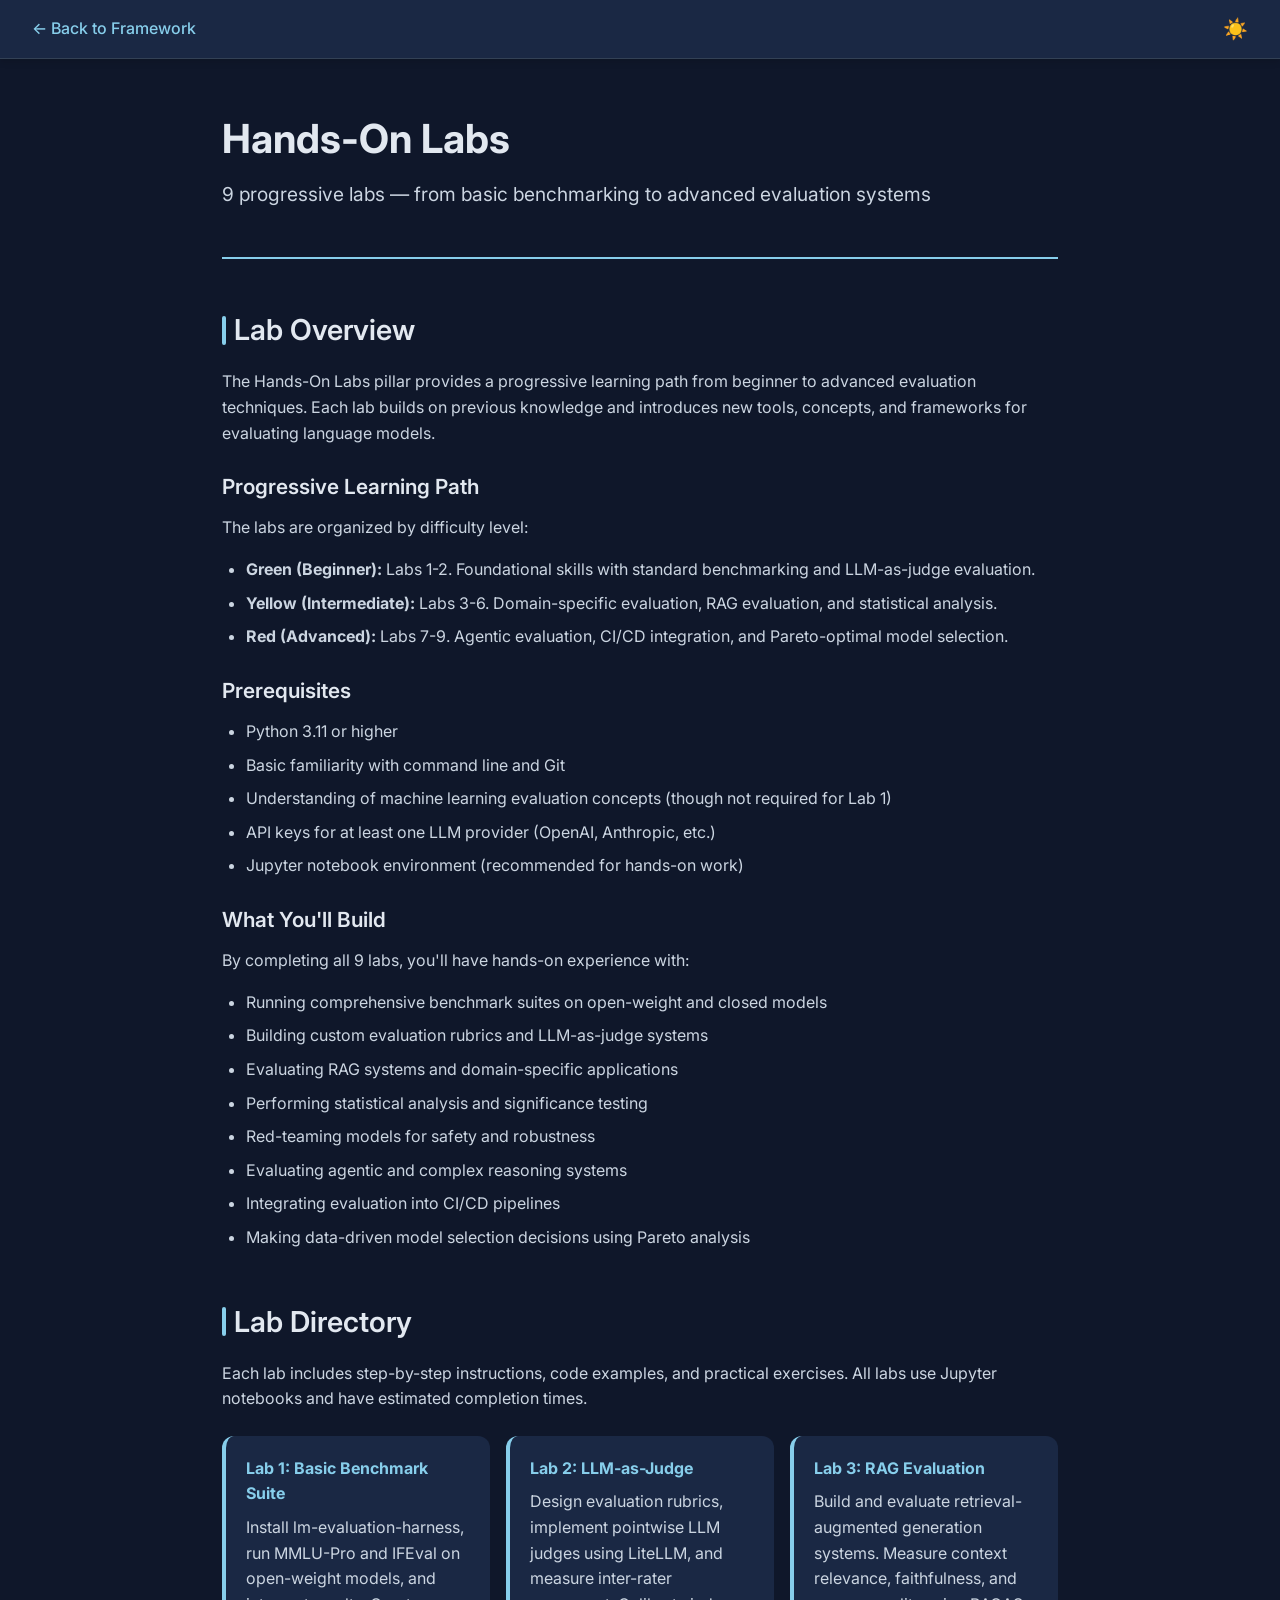
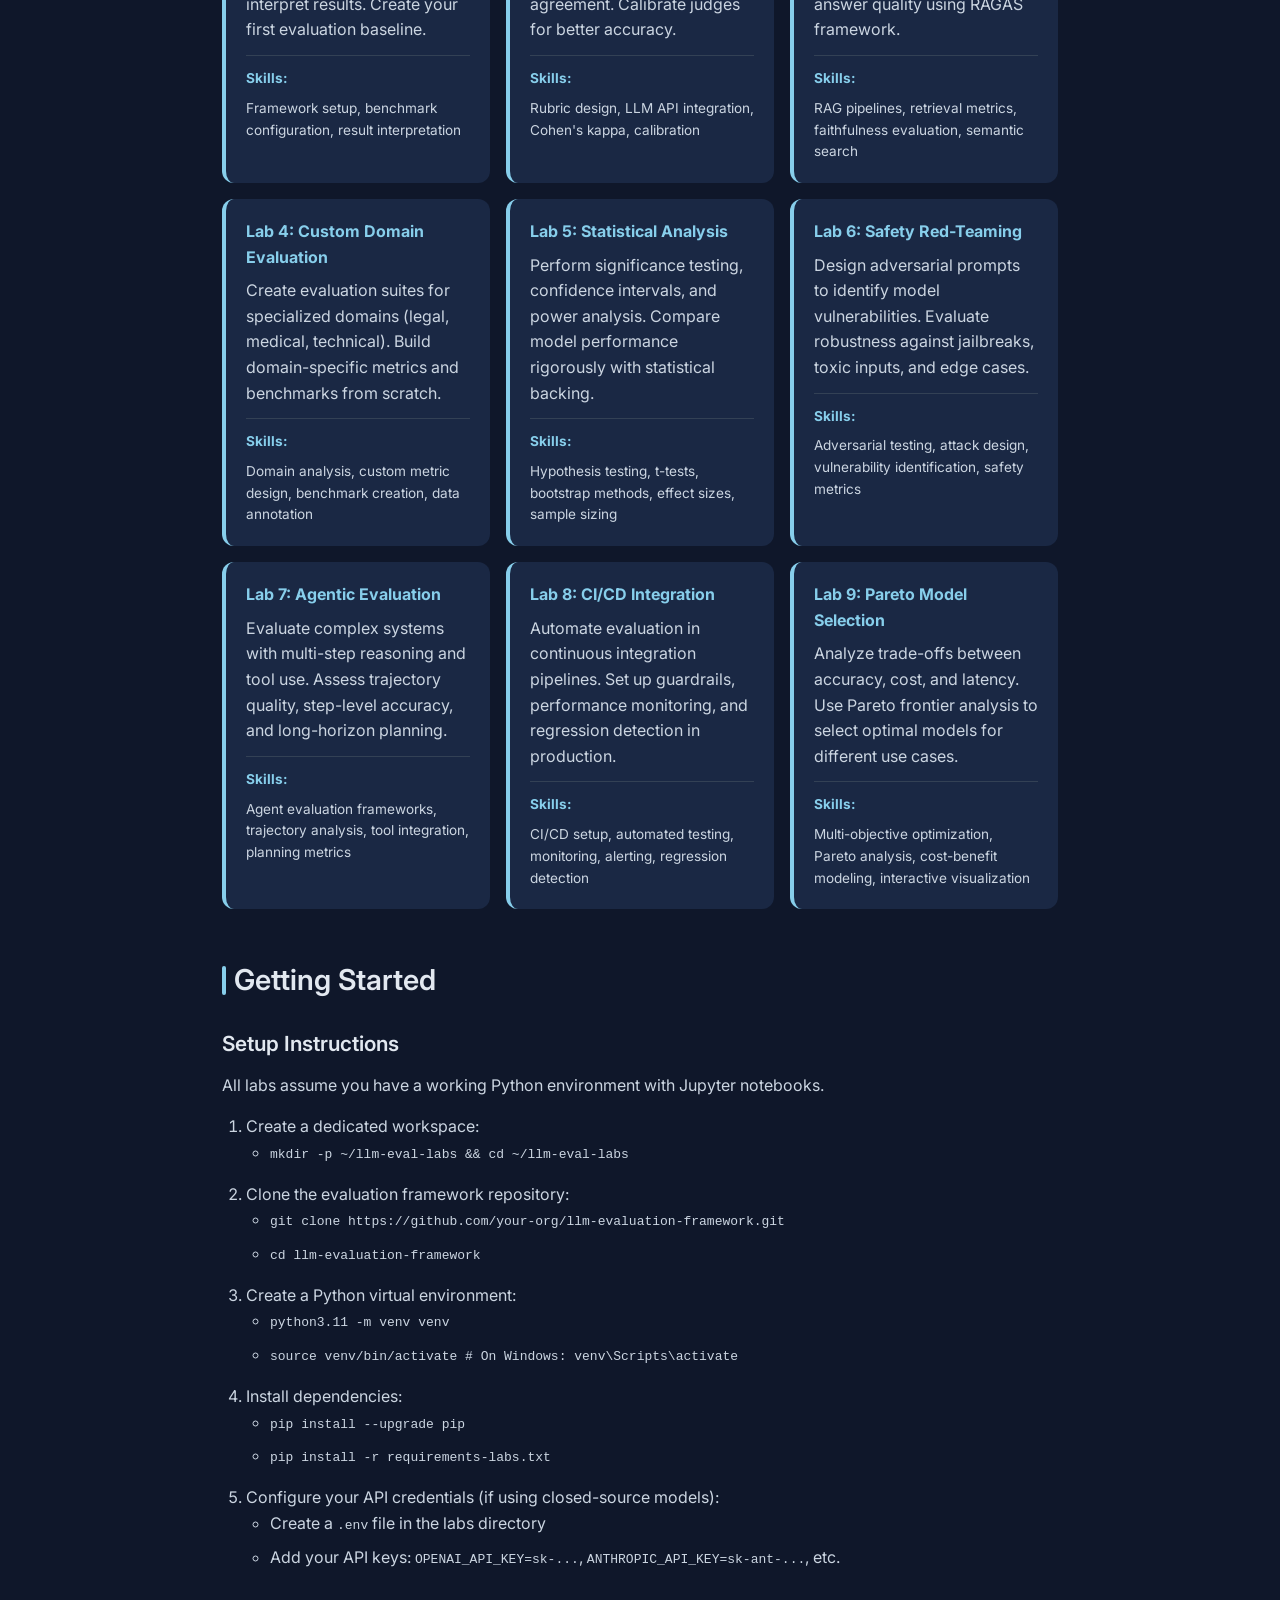
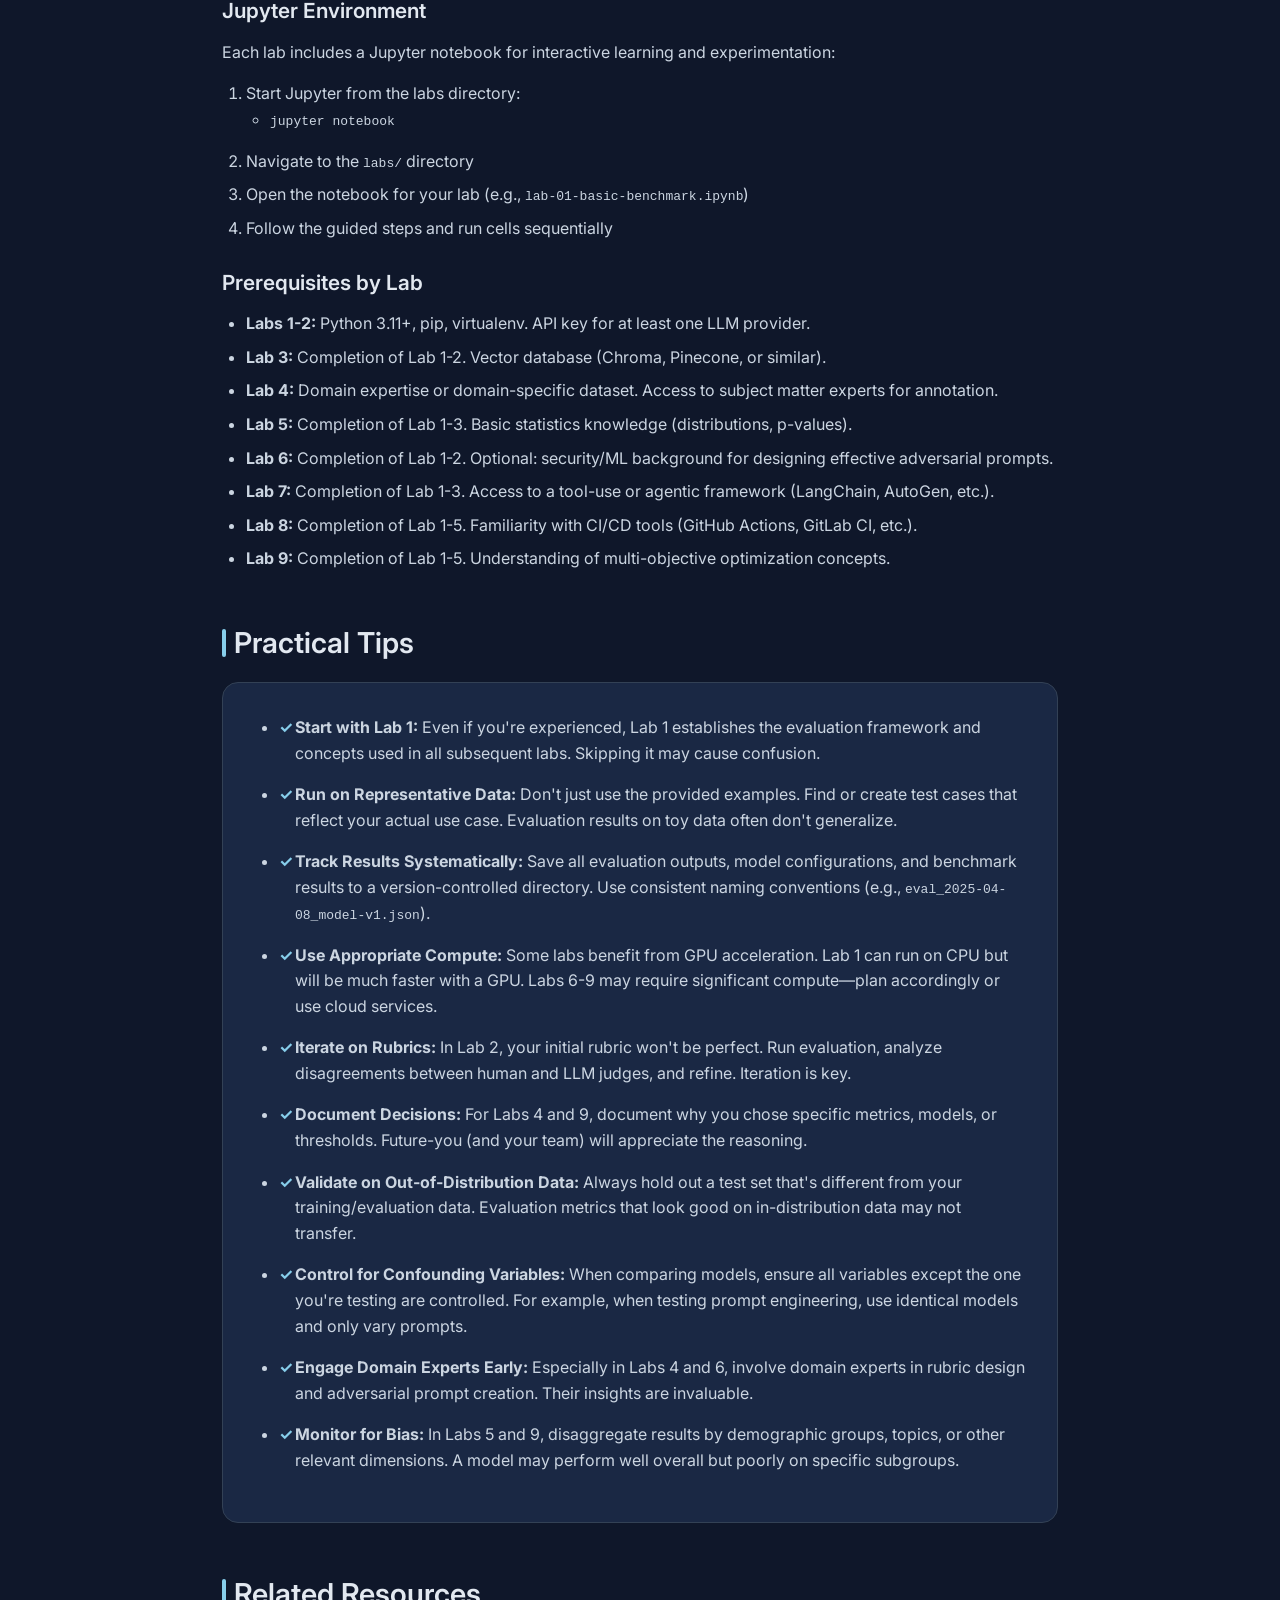
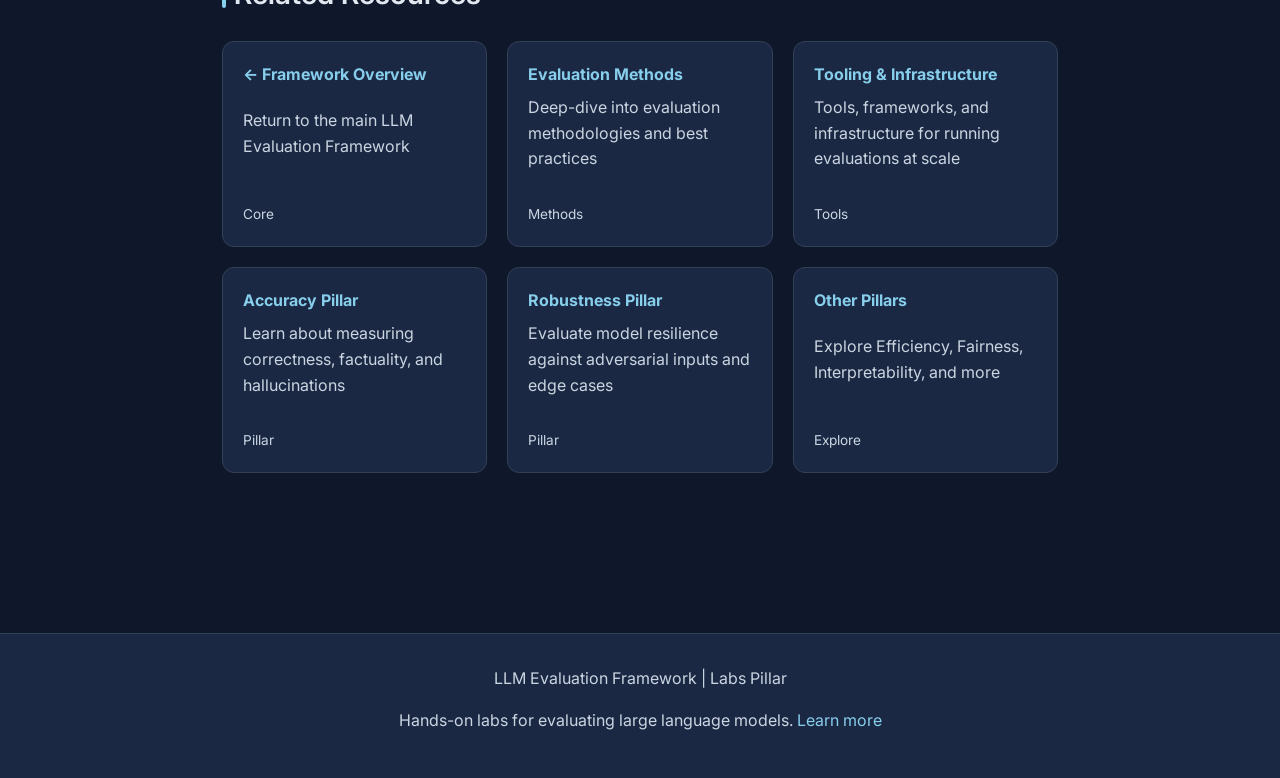
<file: portal/labs.html>
<!DOCTYPE html>
<html lang="en" class="dark-mode">
<head>
    <meta charset="UTF-8">
    <meta name="viewport" content="width=device-width, initial-scale=1.0">
    <title>Hands-On Labs - LLM Evaluation Framework</title>
    <link rel="preconnect" href="https://fonts.googleapis.com">
    <link rel="preconnect" href="https://fonts.gstatic.com" crossorigin>
    <link href="https://fonts.googleapis.com/css2?family=Inter:wght@400;500;600;700&display=swap" rel="stylesheet">
    <style>
        :root {
            --color-bg: #f8fafc;
            --color-bg-secondary: #f1f5f9;
            --color-text: #1e293b;
            --color-text-secondary: #334155;
            --color-accent: #56b4d9;
            --color-accent-dark: #3a9ec5;
            --color-accent-light: #87ceeb;
            --color-border: #cbd5e1;
            --radius-md: 12px;
            --radius-lg: 16px;
            --shadow-md: 0 4px 6px rgba(0,0,0,0.1);
            --shadow-lg: 0 10px 15px rgba(0,0,0,0.15);
        }

        html.dark-mode {
            --color-bg: #0f172a;
            --color-bg-secondary: #1a2844;
            --color-text: #e2e8f0;
            --color-text-secondary: #cbd5e1;
            --color-accent: #87ceeb;
            --color-accent-dark: #56b4d9;
            --color-accent-light: #a8ddf0;
            --color-border: #334155;
        }

        * {
            margin: 0;
            padding: 0;
            box-sizing: border-box;
        }

        html {
            scroll-behavior: smooth;
        }

        body {
            font-family: 'Inter', sans-serif;
            background-color: var(--color-bg);
            color: var(--color-text);
            line-height: 1.6;
            transition: background-color 0.3s ease, color 0.3s ease;
        }

        /* Navigation Bar */
        nav {
            position: sticky;
            top: 0;
            background-color: var(--color-bg-secondary);
            border-bottom: 1px solid var(--color-border);
            padding: 1rem 2rem;
            display: flex;
            justify-content: space-between;
            align-items: center;
            z-index: 100;
            box-shadow: var(--shadow-md);
            transition: background-color 0.3s ease;
        }

        nav a {
            color: var(--color-accent);
            text-decoration: none;
            font-weight: 500;
            display: flex;
            align-items: center;
            gap: 0.5rem;
            transition: color 0.3s ease;
        }

        nav a:hover {
            color: var(--color-accent-light);
        }

        .nav-right {
            display: flex;
            align-items: center;
            gap: 1.5rem;
        }

        .theme-toggle {
            background: none;
            border: none;
            color: var(--color-text);
            cursor: pointer;
            font-size: 1.25rem;
            transition: color 0.3s ease, transform 0.3s ease;
        }

        .theme-toggle:hover {
            transform: scale(1.1);
            color: var(--color-accent);
        }

        /* Main Content */
        main {
            max-width: 900px;
            margin: 0 auto;
            padding: 3rem 2rem;
        }

        /* Header Section */
        header {
            margin-bottom: 3rem;
            padding-bottom: 2rem;
            border-bottom: 2px solid var(--color-accent);
        }

        h1 {
            font-size: 2.5rem;
            font-weight: 700;
            margin-bottom: 0.5rem;
            color: var(--color-text);
        }

        .subtitle {
            font-size: 1.2rem;
            color: var(--color-text-secondary);
            font-weight: 400;
        }

        /* Section Styling */
        section {
            margin-bottom: 3rem;
        }

        h2 {
            font-size: 1.8rem;
            font-weight: 600;
            margin-bottom: 1rem;
            color: var(--color-text);
            display: flex;
            align-items: center;
            gap: 0.5rem;
        }

        h2::before {
            content: '';
            width: 4px;
            height: 1.8rem;
            background-color: var(--color-accent);
            border-radius: 2px;
        }

        h3 {
            font-size: 1.3rem;
            font-weight: 600;
            margin: 1.5rem 0 0.75rem 0;
            color: var(--color-text);
        }

        p {
            margin-bottom: 1rem;
            color: var(--color-text-secondary);
            font-size: 1rem;
        }

        ul, ol {
            margin-left: 1.5rem;
            margin-bottom: 1rem;
        }

        li {
            margin-bottom: 0.5rem;
            color: var(--color-text-secondary);
        }

        /* Benchmarks/Lab Cards */
        .benchmarks-list {
            display: grid;
            grid-template-columns: repeat(auto-fit, minmax(250px, 1fr));
            gap: 1rem;
            margin: 1.5rem 0;
        }

        .benchmark-item {
            background-color: var(--color-bg-secondary);
            border-left: 4px solid var(--color-accent);
            border-radius: var(--radius-md);
            padding: 1.25rem;
            transition: all 0.3s ease;
        }

        .benchmark-item:hover {
            box-shadow: var(--shadow-md);
            transform: translateX(4px);
        }

        .benchmark-item strong {
            color: var(--color-accent);
            display: block;
            margin-bottom: 0.5rem;
        }

        .benchmark-item p {
            margin-bottom: 0.75rem;
        }

        .lab-skills {
            font-size: 0.85rem;
            color: var(--color-text-secondary);
            margin-top: 0.75rem;
            padding-top: 0.75rem;
            border-top: 1px solid var(--color-border);
        }

        /* Tips Section */
        .tips-list {
            background-color: var(--color-bg-secondary);
            border-radius: var(--radius-lg);
            padding: 2rem;
            border: 1px solid var(--color-border);
        }

        .tips-list li {
            margin-bottom: 1rem;
            padding-left: 1rem;
            position: relative;
        }

        .tips-list li::before {
            content: '✓';
            position: absolute;
            left: 0;
            color: var(--color-accent);
            font-weight: bold;
        }

        /* Resources */
        .resources-grid {
            display: grid;
            grid-template-columns: repeat(auto-fit, minmax(240px, 1fr));
            gap: 1.25rem;
            margin: 1.5rem 0;
        }

        .resource-link {
            background-color: var(--color-bg-secondary);
            border: 1px solid var(--color-border);
            border-radius: var(--radius-md);
            padding: 1.25rem;
            text-decoration: none;
            transition: all 0.3s ease;
            display: flex;
            flex-direction: column;
            justify-content: space-between;
        }

        .resource-link:hover {
            background-color: var(--color-bg);
            border-color: var(--color-accent);
            box-shadow: var(--shadow-md);
        }

        .resource-link strong {
            color: var(--color-accent);
            margin-bottom: 0.5rem;
        }

        .resource-link-label {
            font-size: 0.85rem;
            color: var(--color-text-secondary);
            margin-top: 1rem;
        }

        /* Back to Top Button */
        .back-to-top {
            position: fixed;
            bottom: 2rem;
            right: 2rem;
            background-color: var(--color-accent);
            color: var(--color-bg);
            border: none;
            border-radius: 50%;
            width: 3rem;
            height: 3rem;
            font-size: 1.5rem;
            cursor: pointer;
            display: none;
            align-items: center;
            justify-content: center;
            box-shadow: var(--shadow-lg);
            transition: all 0.3s ease;
            z-index: 99;
        }

        .back-to-top:hover {
            background-color: var(--color-accent-dark);
            transform: scale(1.1);
        }

        .back-to-top.show {
            display: flex;
        }

        /* Footer */
        footer {
            background-color: var(--color-bg-secondary);
            border-top: 1px solid var(--color-border);
            padding: 2rem;
            margin-top: 4rem;
            text-align: center;
            color: var(--color-text-secondary);
            font-size: 0.95rem;
        }

        footer a {
            color: var(--color-accent);
            text-decoration: none;
            transition: color 0.3s ease;
        }

        footer a:hover {
            color: var(--color-accent-light);
        }

        /* Responsive */
        @media (max-width: 768px) {
            h1 {
                font-size: 2rem;
            }

            h2 {
                font-size: 1.5rem;
            }

            main {
                padding: 2rem 1rem;
            }

            nav {
                padding: 1rem;
                gap: 1rem;
            }

            nav a {
                font-size: 0.95rem;
            }

            .benchmarks-list {
                grid-template-columns: 1fr;
            }

            .resources-grid {
                grid-template-columns: 1fr;
            }

            .back-to-top {
                bottom: 1rem;
                right: 1rem;
                width: 2.5rem;
                height: 2.5rem;
                font-size: 1.25rem;
            }
        }
    </style>
</head>
<body>
    <!-- Navigation -->
    <nav>
        <a href="index.html">← Back to Framework</a>
        <div class="nav-right">
            <button class="theme-toggle" aria-label="Toggle dark mode">🌙</button>
        </div>
    </nav>

    <!-- Main Content -->
    <main>
        <header>
            <h1>Hands-On Labs</h1>
            <p class="subtitle">9 progressive labs — from basic benchmarking to advanced evaluation systems</p>
        </header>

        <!-- Section 1: Lab Overview -->
        <section id="lab-overview">
            <h2>Lab Overview</h2>
            <p>The Hands-On Labs pillar provides a progressive learning path from beginner to advanced evaluation techniques. Each lab builds on previous knowledge and introduces new tools, concepts, and frameworks for evaluating language models.</p>

            <h3>Progressive Learning Path</h3>
            <p>The labs are organized by difficulty level:</p>
            <ul>
                <li><strong>Green (Beginner):</strong> Labs 1-2. Foundational skills with standard benchmarking and LLM-as-judge evaluation.</li>
                <li><strong>Yellow (Intermediate):</strong> Labs 3-6. Domain-specific evaluation, RAG evaluation, and statistical analysis.</li>
                <li><strong>Red (Advanced):</strong> Labs 7-9. Agentic evaluation, CI/CD integration, and Pareto-optimal model selection.</li>
            </ul>

            <h3>Prerequisites</h3>
            <ul>
                <li>Python 3.11 or higher</li>
                <li>Basic familiarity with command line and Git</li>
                <li>Understanding of machine learning evaluation concepts (though not required for Lab 1)</li>
                <li>API keys for at least one LLM provider (OpenAI, Anthropic, etc.)</li>
                <li>Jupyter notebook environment (recommended for hands-on work)</li>
            </ul>

            <h3>What You'll Build</h3>
            <p>By completing all 9 labs, you'll have hands-on experience with:</p>
            <ul>
                <li>Running comprehensive benchmark suites on open-weight and closed models</li>
                <li>Building custom evaluation rubrics and LLM-as-judge systems</li>
                <li>Evaluating RAG systems and domain-specific applications</li>
                <li>Performing statistical analysis and significance testing</li>
                <li>Red-teaming models for safety and robustness</li>
                <li>Evaluating agentic and complex reasoning systems</li>
                <li>Integrating evaluation into CI/CD pipelines</li>
                <li>Making data-driven model selection decisions using Pareto analysis</li>
            </ul>
        </section>

        <!-- Section 2: Lab Directory -->
        <section id="lab-directory">
            <h2>Lab Directory</h2>
            <p>Each lab includes step-by-step instructions, code examples, and practical exercises. All labs use Jupyter notebooks and have estimated completion times.</p>

            <div class="benchmarks-list">
                <div class="benchmark-item">
                    <strong>Lab 1: Basic Benchmark Suite</strong>
                    <p>Install lm-evaluation-harness, run MMLU-Pro and IFEval on open-weight models, and interpret results. Create your first evaluation baseline.</p>
                    <div class="lab-skills">
                        <strong>Skills:</strong> Framework setup, benchmark configuration, result interpretation
                    </div>
                </div>

                <div class="benchmark-item">
                    <strong>Lab 2: LLM-as-Judge</strong>
                    <p>Design evaluation rubrics, implement pointwise LLM judges using LiteLLM, and measure inter-rater agreement. Calibrate judges for better accuracy.</p>
                    <div class="lab-skills">
                        <strong>Skills:</strong> Rubric design, LLM API integration, Cohen's kappa, calibration
                    </div>
                </div>

                <div class="benchmark-item">
                    <strong>Lab 3: RAG Evaluation</strong>
                    <p>Build and evaluate retrieval-augmented generation systems. Measure context relevance, faithfulness, and answer quality using RAGAS framework.</p>
                    <div class="lab-skills">
                        <strong>Skills:</strong> RAG pipelines, retrieval metrics, faithfulness evaluation, semantic search
                    </div>
                </div>

                <div class="benchmark-item">
                    <strong>Lab 4: Custom Domain Evaluation</strong>
                    <p>Create evaluation suites for specialized domains (legal, medical, technical). Build domain-specific metrics and benchmarks from scratch.</p>
                    <div class="lab-skills">
                        <strong>Skills:</strong> Domain analysis, custom metric design, benchmark creation, data annotation
                    </div>
                </div>

                <div class="benchmark-item">
                    <strong>Lab 5: Statistical Analysis</strong>
                    <p>Perform significance testing, confidence intervals, and power analysis. Compare model performance rigorously with statistical backing.</p>
                    <div class="lab-skills">
                        <strong>Skills:</strong> Hypothesis testing, t-tests, bootstrap methods, effect sizes, sample sizing
                    </div>
                </div>

                <div class="benchmark-item">
                    <strong>Lab 6: Safety Red-Teaming</strong>
                    <p>Design adversarial prompts to identify model vulnerabilities. Evaluate robustness against jailbreaks, toxic inputs, and edge cases.</p>
                    <div class="lab-skills">
                        <strong>Skills:</strong> Adversarial testing, attack design, vulnerability identification, safety metrics
                    </div>
                </div>

                <div class="benchmark-item">
                    <strong>Lab 7: Agentic Evaluation</strong>
                    <p>Evaluate complex systems with multi-step reasoning and tool use. Assess trajectory quality, step-level accuracy, and long-horizon planning.</p>
                    <div class="lab-skills">
                        <strong>Skills:</strong> Agent evaluation frameworks, trajectory analysis, tool integration, planning metrics
                    </div>
                </div>

                <div class="benchmark-item">
                    <strong>Lab 8: CI/CD Integration</strong>
                    <p>Automate evaluation in continuous integration pipelines. Set up guardrails, performance monitoring, and regression detection in production.</p>
                    <div class="lab-skills">
                        <strong>Skills:</strong> CI/CD setup, automated testing, monitoring, alerting, regression detection
                    </div>
                </div>

                <div class="benchmark-item">
                    <strong>Lab 9: Pareto Model Selection</strong>
                    <p>Analyze trade-offs between accuracy, cost, and latency. Use Pareto frontier analysis to select optimal models for different use cases.</p>
                    <div class="lab-skills">
                        <strong>Skills:</strong> Multi-objective optimization, Pareto analysis, cost-benefit modeling, interactive visualization
                    </div>
                </div>
            </div>
        </section>

        <!-- Section 3: Getting Started -->
        <section id="getting-started">
            <h2>Getting Started</h2>

            <h3>Setup Instructions</h3>
            <p>All labs assume you have a working Python environment with Jupyter notebooks.</p>

            <ol>
                <li>Create a dedicated workspace:
                    <ul>
                        <li><code>mkdir -p ~/llm-eval-labs && cd ~/llm-eval-labs</code></li>
                    </ul>
                </li>
                <li>Clone the evaluation framework repository:
                    <ul>
                        <li><code>git clone https://github.com/your-org/llm-evaluation-framework.git</code></li>
                        <li><code>cd llm-evaluation-framework</code></li>
                    </ul>
                </li>
                <li>Create a Python virtual environment:
                    <ul>
                        <li><code>python3.11 -m venv venv</code></li>
                        <li><code>source venv/bin/activate  # On Windows: venv\Scripts\activate</code></li>
                    </ul>
                </li>
                <li>Install dependencies:
                    <ul>
                        <li><code>pip install --upgrade pip</code></li>
                        <li><code>pip install -r requirements-labs.txt</code></li>
                    </ul>
                </li>
                <li>Configure your API credentials (if using closed-source models):
                    <ul>
                        <li>Create a <code>.env</code> file in the labs directory</li>
                        <li>Add your API keys: <code>OPENAI_API_KEY=sk-...</code>, <code>ANTHROPIC_API_KEY=sk-ant-...</code>, etc.</li>
                    </ul>
                </li>
            </ol>

            <h3>Jupyter Environment</h3>
            <p>Each lab includes a Jupyter notebook for interactive learning and experimentation:</p>
            <ol>
                <li>Start Jupyter from the labs directory:
                    <ul>
                        <li><code>jupyter notebook</code></li>
                    </ul>
                </li>
                <li>Navigate to the <code>labs/</code> directory</li>
                <li>Open the notebook for your lab (e.g., <code>lab-01-basic-benchmark.ipynb</code>)</li>
                <li>Follow the guided steps and run cells sequentially</li>
            </ol>

            <h3>Prerequisites by Lab</h3>
            <ul>
                <li><strong>Labs 1-2:</strong> Python 3.11+, pip, virtualenv. API key for at least one LLM provider.</li>
                <li><strong>Lab 3:</strong> Completion of Lab 1-2. Vector database (Chroma, Pinecone, or similar).</li>
                <li><strong>Lab 4:</strong> Domain expertise or domain-specific dataset. Access to subject matter experts for annotation.</li>
                <li><strong>Lab 5:</strong> Completion of Lab 1-3. Basic statistics knowledge (distributions, p-values).</li>
                <li><strong>Lab 6:</strong> Completion of Lab 1-2. Optional: security/ML background for designing effective adversarial prompts.</li>
                <li><strong>Lab 7:</strong> Completion of Lab 1-3. Access to a tool-use or agentic framework (LangChain, AutoGen, etc.).</li>
                <li><strong>Lab 8:</strong> Completion of Lab 1-5. Familiarity with CI/CD tools (GitHub Actions, GitLab CI, etc.).</li>
                <li><strong>Lab 9:</strong> Completion of Lab 1-5. Understanding of multi-objective optimization concepts.</li>
            </ul>
        </section>

        <!-- Section 4: Practical Tips -->
        <section id="practical-tips">
            <h2>Practical Tips</h2>

            <div class="tips-list">
                <ul>
                    <li><strong>Start with Lab 1:</strong> Even if you're experienced, Lab 1 establishes the evaluation framework and concepts used in all subsequent labs. Skipping it may cause confusion.</li>

                    <li><strong>Run on Representative Data:</strong> Don't just use the provided examples. Find or create test cases that reflect your actual use case. Evaluation results on toy data often don't generalize.</li>

                    <li><strong>Track Results Systematically:</strong> Save all evaluation outputs, model configurations, and benchmark results to a version-controlled directory. Use consistent naming conventions (e.g., <code>eval_2025-04-08_model-v1.json</code>).</li>

                    <li><strong>Use Appropriate Compute:</strong> Some labs benefit from GPU acceleration. Lab 1 can run on CPU but will be much faster with a GPU. Labs 6-9 may require significant compute—plan accordingly or use cloud services.</li>

                    <li><strong>Iterate on Rubrics:</strong> In Lab 2, your initial rubric won't be perfect. Run evaluation, analyze disagreements between human and LLM judges, and refine. Iteration is key.</li>

                    <li><strong>Document Decisions:</strong> For Labs 4 and 9, document why you chose specific metrics, models, or thresholds. Future-you (and your team) will appreciate the reasoning.</li>

                    <li><strong>Validate on Out-of-Distribution Data:</strong> Always hold out a test set that's different from your training/evaluation data. Evaluation metrics that look good on in-distribution data may not transfer.</li>

                    <li><strong>Control for Confounding Variables:</strong> When comparing models, ensure all variables except the one you're testing are controlled. For example, when testing prompt engineering, use identical models and only vary prompts.</li>

                    <li><strong>Engage Domain Experts Early:</strong> Especially in Labs 4 and 6, involve domain experts in rubric design and adversarial prompt creation. Their insights are invaluable.</li>

                    <li><strong>Monitor for Bias:</strong> In Labs 5 and 9, disaggregate results by demographic groups, topics, or other relevant dimensions. A model may perform well overall but poorly on specific subgroups.</li>
                </ul>
            </div>
        </section>

        <!-- Section 5: Related Resources -->
        <section id="resources">
            <h2>Related Resources</h2>

            <div class="resources-grid">
                <a href="index.html" class="resource-link">
                    <strong>← Framework Overview</strong>
                    <p>Return to the main LLM Evaluation Framework</p>
                    <span class="resource-link-label">Core</span>
                </a>

                <a href="index.html" class="resource-link">
                    <strong>Evaluation Methods</strong>
                    <p>Deep-dive into evaluation methodologies and best practices</p>
                    <span class="resource-link-label">Methods</span>
                </a>

                <a href="index.html" class="resource-link">
                    <strong>Tooling & Infrastructure</strong>
                    <p>Tools, frameworks, and infrastructure for running evaluations at scale</p>
                    <span class="resource-link-label">Tools</span>
                </a>

                <a href="index.html" class="resource-link">
                    <strong>Accuracy Pillar</strong>
                    <p>Learn about measuring correctness, factuality, and hallucinations</p>
                    <span class="resource-link-label">Pillar</span>
                </a>

                <a href="index.html" class="resource-link">
                    <strong>Robustness Pillar</strong>
                    <p>Evaluate model resilience against adversarial inputs and edge cases</p>
                    <span class="resource-link-label">Pillar</span>
                </a>

                <a href="index.html" class="resource-link">
                    <strong>Other Pillars</strong>
                    <p>Explore Efficiency, Fairness, Interpretability, and more</p>
                    <span class="resource-link-label">Explore</span>
                </a>
            </div>
        </section>
    </main>

    <!-- Back to Top Button -->
    <button class="back-to-top" id="backToTop" aria-label="Back to top">↑</button>

    <!-- Footer -->
    <footer>
        <p>LLM Evaluation Framework | Labs Pillar</p>
        <p>Hands-on labs for evaluating large language models. <a href="index.html">Learn more</a></p>
    </footer>

    <script>
        // Dark mode toggle
        const themeToggle = document.querySelector('.theme-toggle');
        const htmlElement = document.documentElement;

        themeToggle.addEventListener('click', () => {
            htmlElement.classList.toggle('dark-mode');
            const isDarkMode = htmlElement.classList.contains('dark-mode');
            localStorage.setItem('darkMode', isDarkMode);
            updateThemeToggleIcon();
        });

        function updateThemeToggleIcon() {
            const isDarkMode = htmlElement.classList.contains('dark-mode');
            themeToggle.textContent = isDarkMode ? '☀️' : '🌙';
        }

        // Load theme preference
        const savedDarkMode = localStorage.getItem('darkMode');
        if (savedDarkMode === 'false') {
            htmlElement.classList.remove('dark-mode');
        }
        updateThemeToggleIcon();

        // Back to top button
        const backToTopButton = document.getElementById('backToTop');

        window.addEventListener('scroll', () => {
            if (window.pageYOffset > 300) {
                backToTopButton.classList.add('show');
            } else {
                backToTopButton.classList.remove('show');
            }
        });

        backToTopButton.addEventListener('click', () => {
            window.scrollTo({
                top: 0,
                behavior: 'smooth'
            });
        });
    </script>
</body>
</html>
</file>
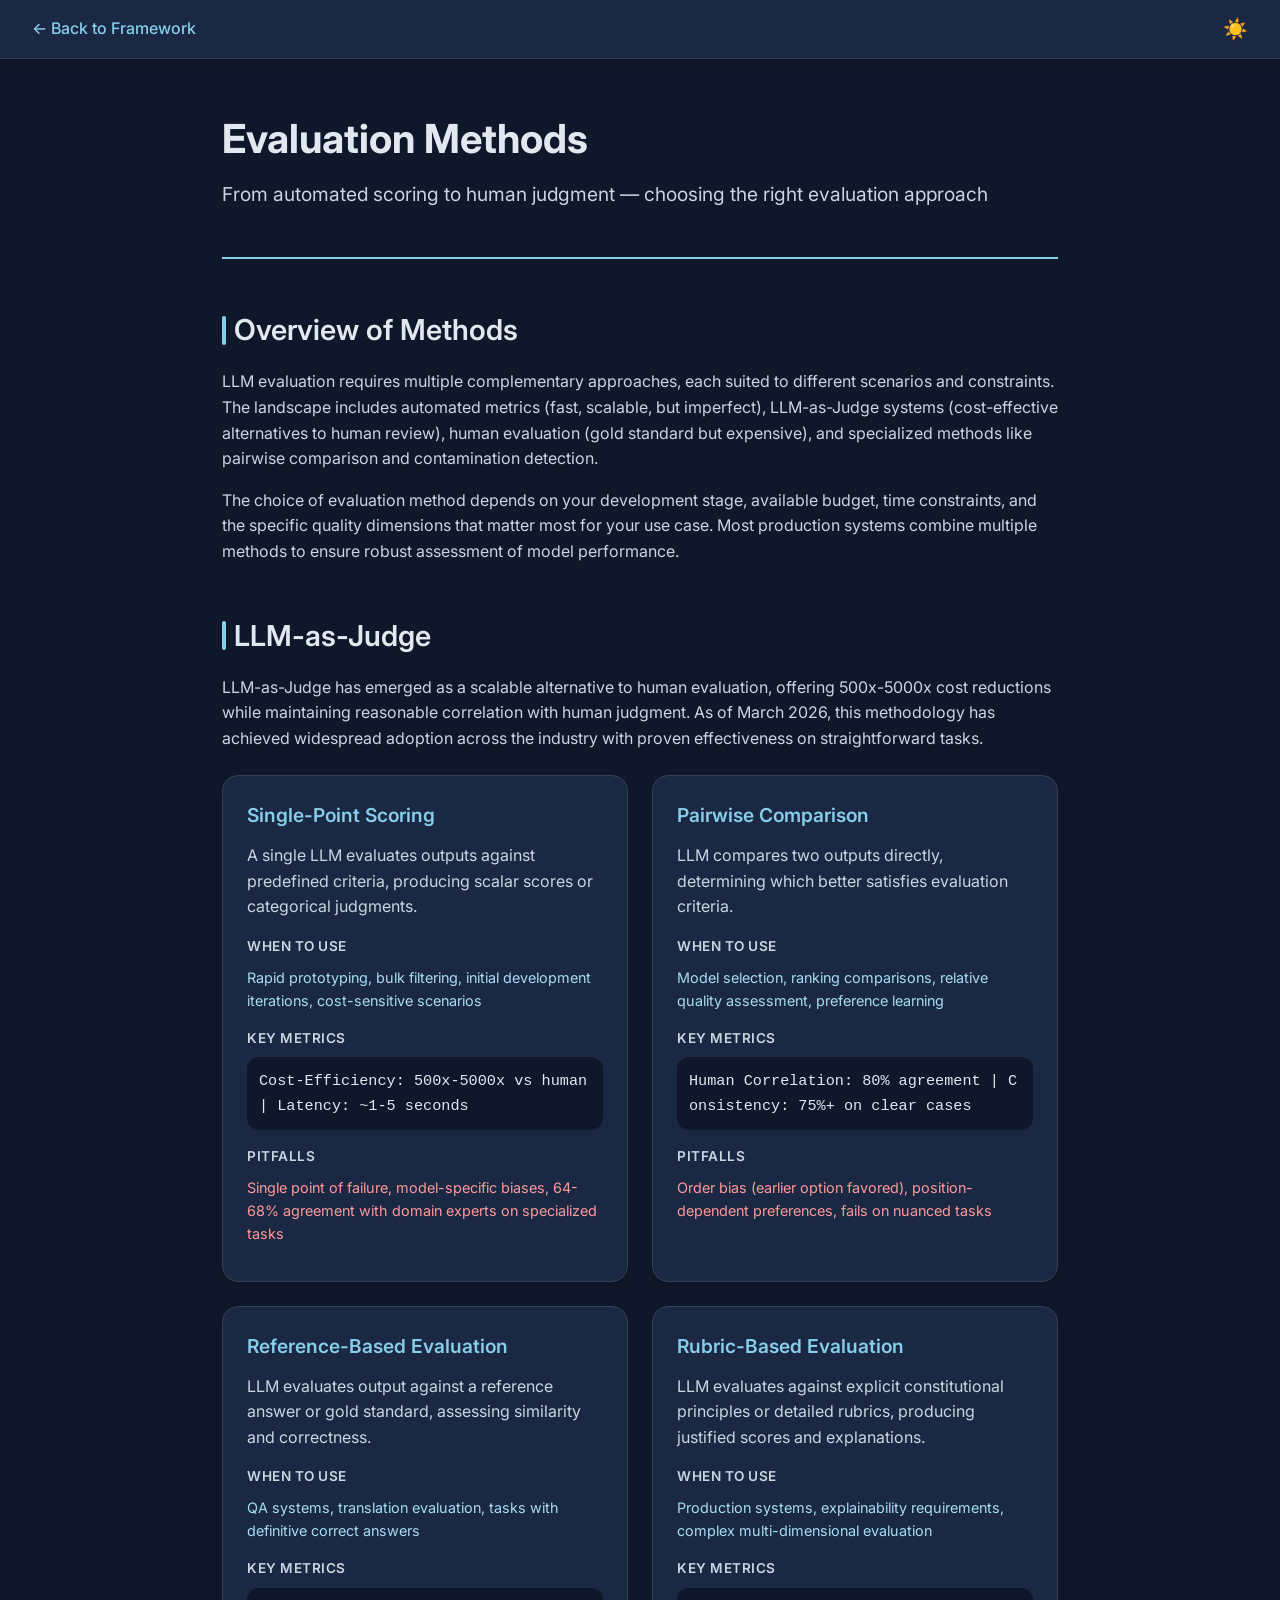
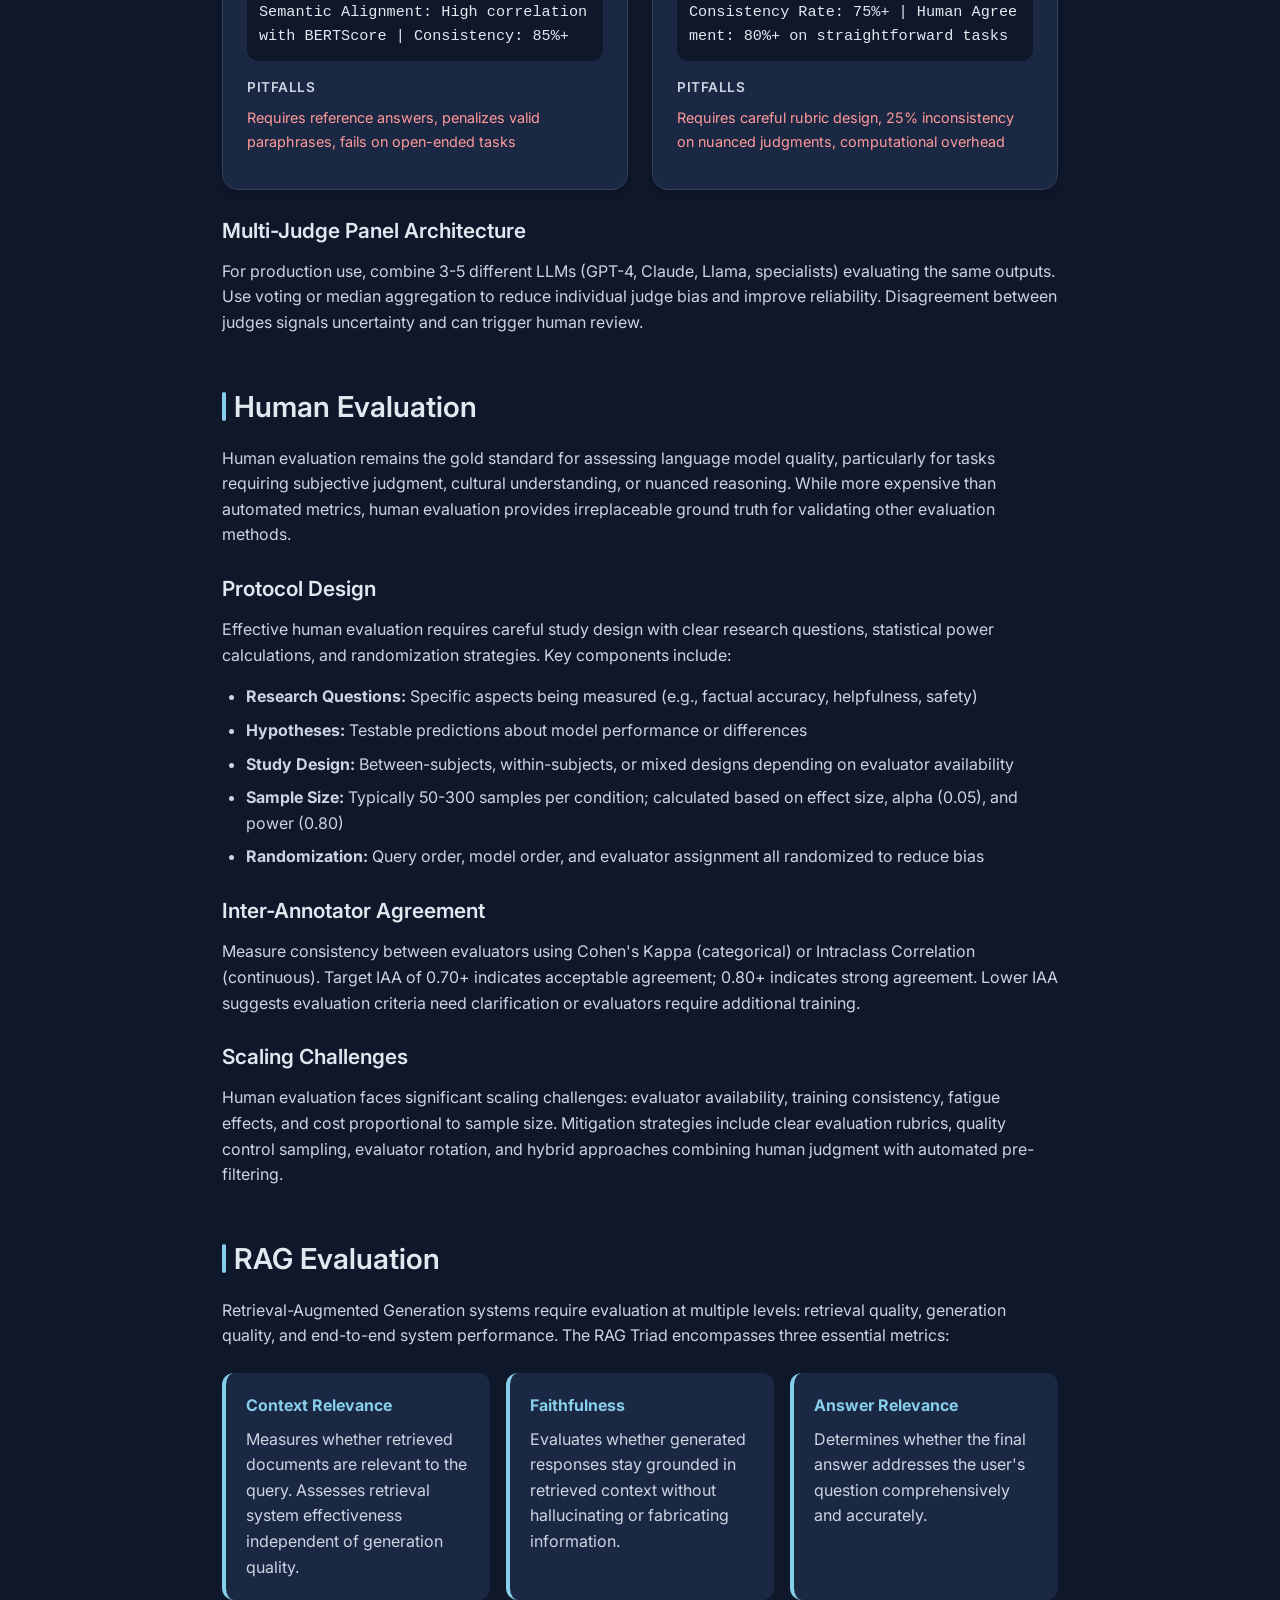
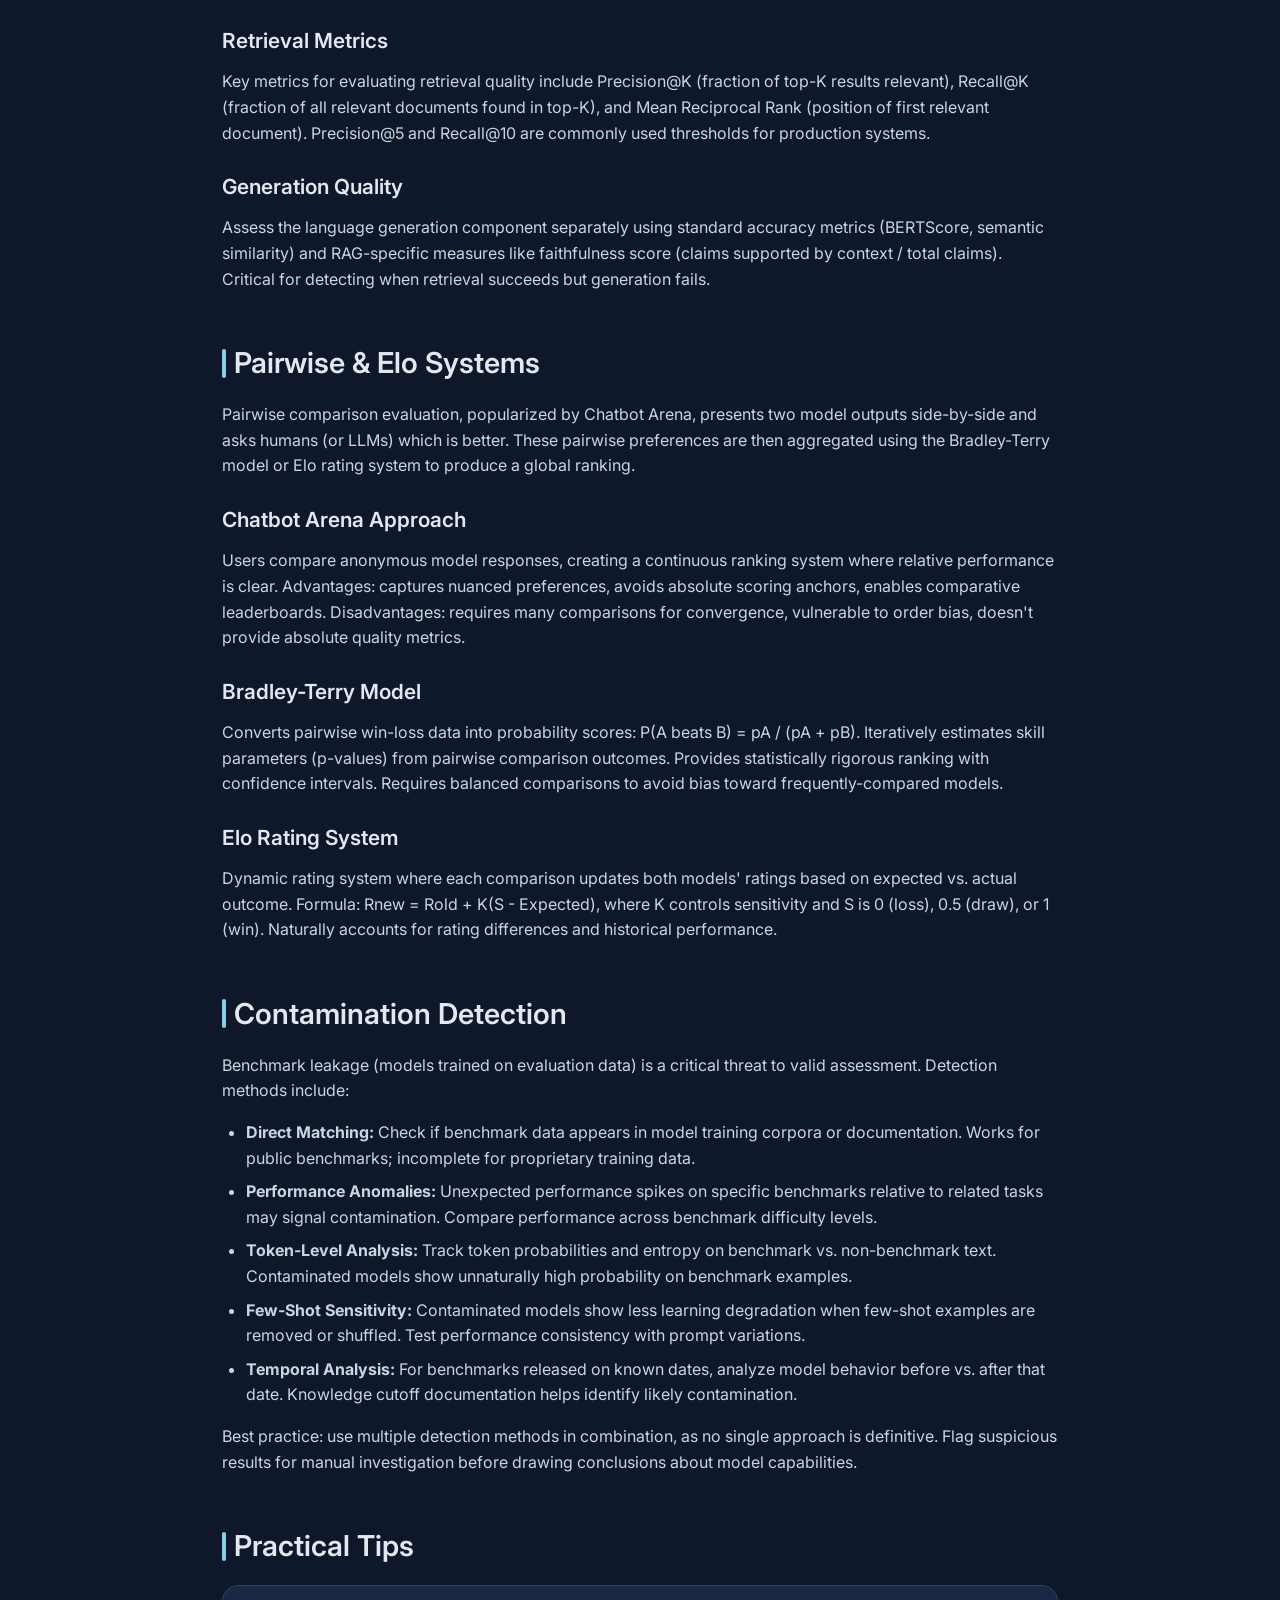
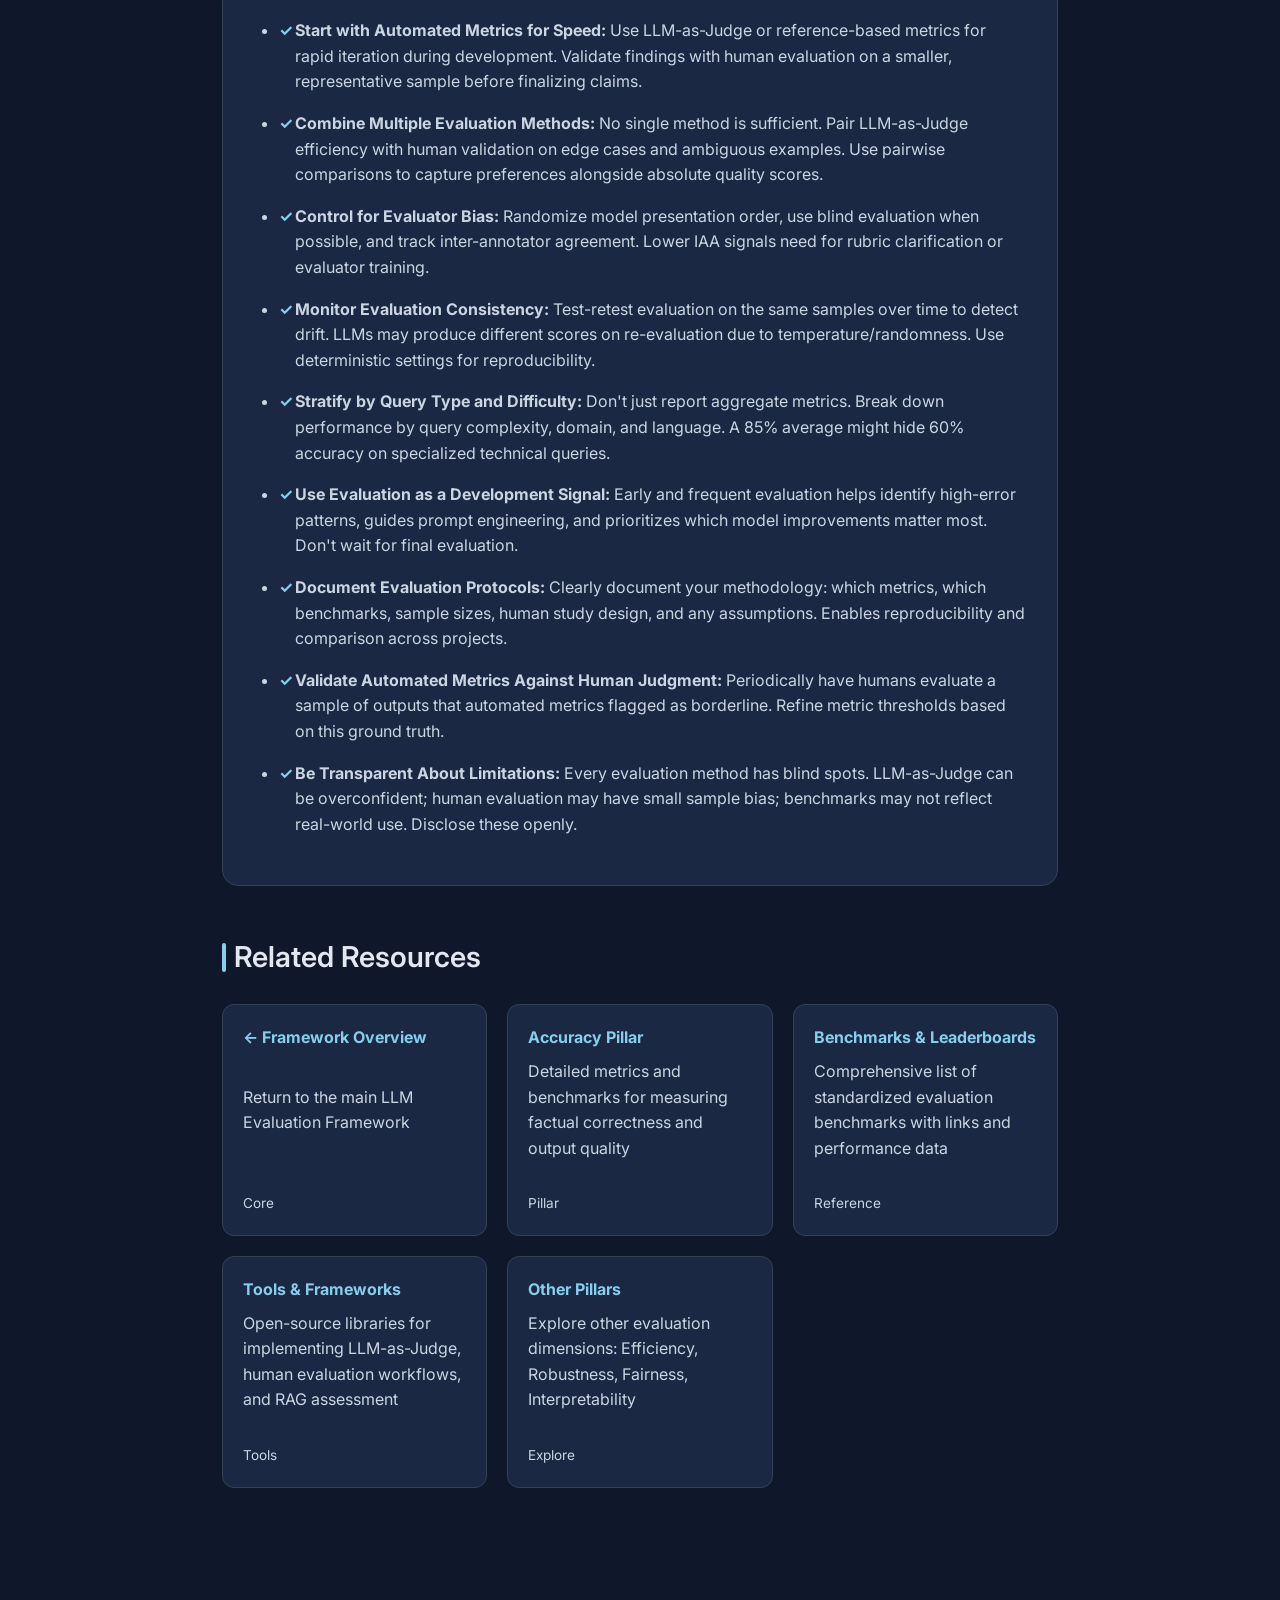
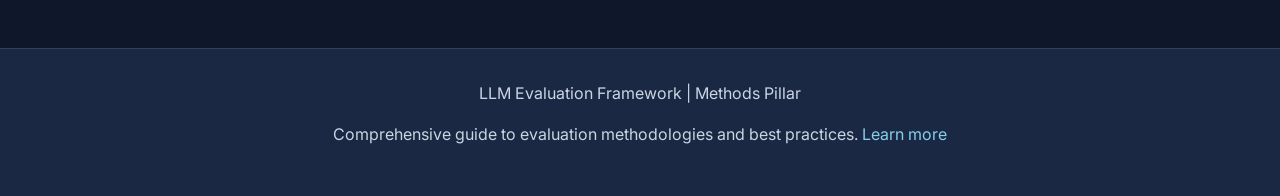
<file: portal/methods.html>
<!DOCTYPE html>
<html lang="en" class="dark-mode">
<head>
    <meta charset="UTF-8">
    <meta name="viewport" content="width=device-width, initial-scale=1.0">
    <title>Evaluation Methods</title>
    <link rel="preconnect" href="https://fonts.googleapis.com">
    <link rel="preconnect" href="https://fonts.gstatic.com" crossorigin>
    <link href="https://fonts.googleapis.com/css2?family=Inter:wght@400;500;600;700&display=swap" rel="stylesheet">
    <style>
        :root {
            --color-bg: #f8fafc;
            --color-bg-secondary: #f1f5f9;
            --color-text: #1e293b;
            --color-text-secondary: #334155;
            --color-accent: #56b4d9;
            --color-accent-dark: #3a9ec5;
            --color-accent-light: #87ceeb;
            --color-border: #cbd5e1;
            --radius-md: 12px;
            --radius-lg: 16px;
            --shadow-md: 0 4px 6px rgba(0,0,0,0.1);
            --shadow-lg: 0 10px 15px rgba(0,0,0,0.15);
        }

        html.dark-mode {
            --color-bg: #0f172a;
            --color-bg-secondary: #1a2844;
            --color-text: #e2e8f0;
            --color-text-secondary: #cbd5e1;
            --color-accent: #87ceeb;
            --color-accent-dark: #56b4d9;
            --color-accent-light: #a8ddf0;
            --color-border: #334155;
        }

        * {
            margin: 0;
            padding: 0;
            box-sizing: border-box;
        }

        html {
            scroll-behavior: smooth;
        }

        body {
            font-family: 'Inter', sans-serif;
            background-color: var(--color-bg);
            color: var(--color-text);
            line-height: 1.6;
            transition: background-color 0.3s ease, color 0.3s ease;
        }

        /* Navigation Bar */
        nav {
            position: sticky;
            top: 0;
            background-color: var(--color-bg-secondary);
            border-bottom: 1px solid var(--color-border);
            padding: 1rem 2rem;
            display: flex;
            justify-content: space-between;
            align-items: center;
            z-index: 100;
            box-shadow: var(--shadow-md);
            transition: background-color 0.3s ease;
        }

        nav a {
            color: var(--color-accent);
            text-decoration: none;
            font-weight: 500;
            display: flex;
            align-items: center;
            gap: 0.5rem;
            transition: color 0.3s ease;
        }

        nav a:hover {
            color: var(--color-accent-light);
        }

        .nav-right {
            display: flex;
            align-items: center;
            gap: 1.5rem;
        }

        .theme-toggle {
            background: none;
            border: none;
            color: var(--color-text);
            cursor: pointer;
            font-size: 1.25rem;
            transition: color 0.3s ease, transform 0.3s ease;
        }

        .theme-toggle:hover {
            transform: scale(1.1);
            color: var(--color-accent);
        }

        /* Main Content */
        main {
            max-width: 900px;
            margin: 0 auto;
            padding: 3rem 2rem;
        }

        /* Header Section */
        header {
            margin-bottom: 3rem;
            padding-bottom: 2rem;
            border-bottom: 2px solid var(--color-accent);
        }

        h1 {
            font-size: 2.5rem;
            font-weight: 700;
            margin-bottom: 0.5rem;
            color: var(--color-text);
        }

        .subtitle {
            font-size: 1.2rem;
            color: var(--color-text-secondary);
            font-weight: 400;
        }

        /* Section Styling */
        section {
            margin-bottom: 3rem;
        }

        h2 {
            font-size: 1.8rem;
            font-weight: 600;
            margin-bottom: 1rem;
            color: var(--color-text);
            display: flex;
            align-items: center;
            gap: 0.5rem;
        }

        h2::before {
            content: '';
            width: 4px;
            height: 1.8rem;
            background-color: var(--color-accent);
            border-radius: 2px;
        }

        h3 {
            font-size: 1.3rem;
            font-weight: 600;
            margin: 1.5rem 0 0.75rem 0;
            color: var(--color-text);
        }

        p {
            margin-bottom: 1rem;
            color: var(--color-text-secondary);
            font-size: 1rem;
        }

        ul, ol {
            margin-left: 1.5rem;
            margin-bottom: 1rem;
        }

        li {
            margin-bottom: 0.5rem;
            color: var(--color-text-secondary);
        }

        /* Metrics Cards */
        .metrics-grid {
            display: grid;
            grid-template-columns: repeat(auto-fit, minmax(280px, 1fr));
            gap: 1.5rem;
            margin: 1.5rem 0;
        }

        .metric-card {
            background-color: var(--color-bg-secondary);
            border: 1px solid var(--color-border);
            border-radius: var(--radius-lg);
            padding: 1.5rem;
            transition: all 0.3s ease;
            box-shadow: var(--shadow-md);
        }

        .metric-card:hover {
            border-color: var(--color-accent);
            box-shadow: var(--shadow-lg);
            transform: translateY(-2px);
        }

        .metric-card h3 {
            margin-top: 0;
            color: var(--color-accent);
            font-size: 1.2rem;
        }

        .metric-card .label {
            font-size: 0.85rem;
            font-weight: 600;
            text-transform: uppercase;
            letter-spacing: 0.5px;
            color: var(--color-text-secondary);
            margin-top: 1rem;
            margin-bottom: 0.5rem;
        }

        .metric-card .value {
            font-family: 'Monaco', 'Courier New', monospace;
            font-size: 0.95rem;
            color: var(--color-text);
            background-color: var(--color-bg);
            padding: 0.75rem;
            border-radius: var(--radius-md);
            margin-bottom: 1rem;
            word-break: break-all;
        }

        .metric-card .when-to-use,
        .metric-card .pitfalls {
            font-size: 0.9rem;
            margin-bottom: 0.75rem;
        }

        .metric-card .when-to-use {
            color: var(--color-accent-light);
        }

        .metric-card .pitfalls {
            color: #ff9999;
        }

        /* Benchmarks */
        .benchmarks-list {
            display: grid;
            grid-template-columns: repeat(auto-fit, minmax(250px, 1fr));
            gap: 1rem;
            margin: 1.5rem 0;
        }

        .benchmark-item {
            background-color: var(--color-bg-secondary);
            border-left: 4px solid var(--color-accent);
            border-radius: var(--radius-md);
            padding: 1.25rem;
            transition: all 0.3s ease;
        }

        .benchmark-item:hover {
            box-shadow: var(--shadow-md);
            transform: translateX(4px);
        }

        .benchmark-item strong {
            color: var(--color-accent);
            display: block;
            margin-bottom: 0.5rem;
        }

        .benchmark-item p {
            margin-bottom: 0;
        }

        /* Tips Section */
        .tips-list {
            background-color: var(--color-bg-secondary);
            border-radius: var(--radius-lg);
            padding: 2rem;
            border: 1px solid var(--color-border);
        }

        .tips-list li {
            margin-bottom: 1rem;
            padding-left: 1rem;
            position: relative;
        }

        .tips-list li::before {
            content: '✓';
            position: absolute;
            left: 0;
            color: var(--color-accent);
            font-weight: bold;
        }

        /* Resources */
        .resources-grid {
            display: grid;
            grid-template-columns: repeat(auto-fit, minmax(240px, 1fr));
            gap: 1.25rem;
            margin: 1.5rem 0;
        }

        .resource-link {
            background-color: var(--color-bg-secondary);
            border: 1px solid var(--color-border);
            border-radius: var(--radius-md);
            padding: 1.25rem;
            text-decoration: none;
            transition: all 0.3s ease;
            display: flex;
            flex-direction: column;
            justify-content: space-between;
        }

        .resource-link:hover {
            background-color: var(--color-bg);
            border-color: var(--color-accent);
            box-shadow: var(--shadow-md);
        }

        .resource-link strong {
            color: var(--color-accent);
            margin-bottom: 0.5rem;
        }

        .resource-link-label {
            font-size: 0.85rem;
            color: var(--color-text-secondary);
            margin-top: 1rem;
        }

        /* Back to Top Button */
        .back-to-top {
            position: fixed;
            bottom: 2rem;
            right: 2rem;
            background-color: var(--color-accent);
            color: var(--color-bg);
            border: none;
            border-radius: 50%;
            width: 3rem;
            height: 3rem;
            font-size: 1.5rem;
            cursor: pointer;
            display: none;
            align-items: center;
            justify-content: center;
            box-shadow: var(--shadow-lg);
            transition: all 0.3s ease;
            z-index: 99;
        }

        .back-to-top:hover {
            background-color: var(--color-accent-dark);
            transform: scale(1.1);
        }

        .back-to-top.show {
            display: flex;
        }

        /* Footer */
        footer {
            background-color: var(--color-bg-secondary);
            border-top: 1px solid var(--color-border);
            padding: 2rem;
            margin-top: 4rem;
            text-align: center;
            color: var(--color-text-secondary);
            font-size: 0.95rem;
        }

        footer a {
            color: var(--color-accent);
            text-decoration: none;
            transition: color 0.3s ease;
        }

        footer a:hover {
            color: var(--color-accent-light);
        }

        /* Responsive */
        @media (max-width: 768px) {
            h1 {
                font-size: 2rem;
            }

            h2 {
                font-size: 1.5rem;
            }

            main {
                padding: 2rem 1rem;
            }

            nav {
                padding: 1rem;
                gap: 1rem;
            }

            nav a {
                font-size: 0.95rem;
            }

            .metrics-grid {
                grid-template-columns: 1fr;
            }

            .benchmarks-list {
                grid-template-columns: 1fr;
            }

            .resources-grid {
                grid-template-columns: 1fr;
            }

            .back-to-top {
                bottom: 1rem;
                right: 1rem;
                width: 2.5rem;
                height: 2.5rem;
                font-size: 1.25rem;
            }
        }
    </style>
</head>
<body>
    <!-- Navigation -->
    <nav>
        <a href="index.html">← Back to Framework</a>
        <div class="nav-right">
            <button class="theme-toggle" aria-label="Toggle dark mode">🌙</button>
        </div>
    </nav>

    <!-- Main Content -->
    <main>
        <header>
            <h1>Evaluation Methods</h1>
            <p class="subtitle">From automated scoring to human judgment — choosing the right evaluation approach</p>
        </header>

        <!-- Section 1: Overview of Methods -->
        <section id="overview">
            <h2>Overview of Methods</h2>
            <p>LLM evaluation requires multiple complementary approaches, each suited to different scenarios and constraints. The landscape includes automated metrics (fast, scalable, but imperfect), LLM-as-Judge systems (cost-effective alternatives to human review), human evaluation (gold standard but expensive), and specialized methods like pairwise comparison and contamination detection.</p>
            <p>The choice of evaluation method depends on your development stage, available budget, time constraints, and the specific quality dimensions that matter most for your use case. Most production systems combine multiple methods to ensure robust assessment of model performance.</p>
        </section>

        <!-- Section 2: LLM-as-Judge -->
        <section id="llm-as-judge">
            <h2>LLM-as-Judge</h2>
            <p>LLM-as-Judge has emerged as a scalable alternative to human evaluation, offering 500x-5000x cost reductions while maintaining reasonable correlation with human judgment. As of March 2026, this methodology has achieved widespread adoption across the industry with proven effectiveness on straightforward tasks.</p>

            <div class="metrics-grid">
                <div class="metric-card">
                    <h3>Single-Point Scoring</h3>
                    <p>A single LLM evaluates outputs against predefined criteria, producing scalar scores or categorical judgments.</p>
                    <div class="label">When to Use</div>
                    <div class="when-to-use">Rapid prototyping, bulk filtering, initial development iterations, cost-sensitive scenarios</div>
                    <div class="label">Key Metrics</div>
                    <div class="value">Cost-Efficiency: 500x-5000x vs human | Latency: ~1-5 seconds</div>
                    <div class="label">Pitfalls</div>
                    <div class="pitfalls">Single point of failure, model-specific biases, 64-68% agreement with domain experts on specialized tasks</div>
                </div>

                <div class="metric-card">
                    <h3>Pairwise Comparison</h3>
                    <p>LLM compares two outputs directly, determining which better satisfies evaluation criteria.</p>
                    <div class="label">When to Use</div>
                    <div class="when-to-use">Model selection, ranking comparisons, relative quality assessment, preference learning</div>
                    <div class="label">Key Metrics</div>
                    <div class="value">Human Correlation: 80% agreement | Consistency: 75%+ on clear cases</div>
                    <div class="label">Pitfalls</div>
                    <div class="pitfalls">Order bias (earlier option favored), position-dependent preferences, fails on nuanced tasks</div>
                </div>

                <div class="metric-card">
                    <h3>Reference-Based Evaluation</h3>
                    <p>LLM evaluates output against a reference answer or gold standard, assessing similarity and correctness.</p>
                    <div class="label">When to Use</div>
                    <div class="when-to-use">QA systems, translation evaluation, tasks with definitive correct answers</div>
                    <div class="label">Key Metrics</div>
                    <div class="value">Semantic Alignment: High correlation with BERTScore | Consistency: 85%+</div>
                    <div class="label">Pitfalls</div>
                    <div class="pitfalls">Requires reference answers, penalizes valid paraphrases, fails on open-ended tasks</div>
                </div>

                <div class="metric-card">
                    <h3>Rubric-Based Evaluation</h3>
                    <p>LLM evaluates against explicit constitutional principles or detailed rubrics, producing justified scores and explanations.</p>
                    <div class="label">When to Use</div>
                    <div class="when-to-use">Production systems, explainability requirements, complex multi-dimensional evaluation</div>
                    <div class="label">Key Metrics</div>
                    <div class="value">Consistency Rate: 75%+ | Human Agreement: 80%+ on straightforward tasks</div>
                    <div class="label">Pitfalls</div>
                    <div class="pitfalls">Requires careful rubric design, 25% inconsistency on nuanced judgments, computational overhead</div>
                </div>
            </div>

            <h3>Multi-Judge Panel Architecture</h3>
            <p>For production use, combine 3-5 different LLMs (GPT-4, Claude, Llama, specialists) evaluating the same outputs. Use voting or median aggregation to reduce individual judge bias and improve reliability. Disagreement between judges signals uncertainty and can trigger human review.</p>
        </section>

        <!-- Section 3: Human Evaluation -->
        <section id="human-evaluation">
            <h2>Human Evaluation</h2>
            <p>Human evaluation remains the gold standard for assessing language model quality, particularly for tasks requiring subjective judgment, cultural understanding, or nuanced reasoning. While more expensive than automated metrics, human evaluation provides irreplaceable ground truth for validating other evaluation methods.</p>

            <h3>Protocol Design</h3>
            <p>Effective human evaluation requires careful study design with clear research questions, statistical power calculations, and randomization strategies. Key components include:</p>
            <ul>
                <li><strong>Research Questions:</strong> Specific aspects being measured (e.g., factual accuracy, helpfulness, safety)</li>
                <li><strong>Hypotheses:</strong> Testable predictions about model performance or differences</li>
                <li><strong>Study Design:</strong> Between-subjects, within-subjects, or mixed designs depending on evaluator availability</li>
                <li><strong>Sample Size:</strong> Typically 50-300 samples per condition; calculated based on effect size, alpha (0.05), and power (0.80)</li>
                <li><strong>Randomization:</strong> Query order, model order, and evaluator assignment all randomized to reduce bias</li>
            </ul>

            <h3>Inter-Annotator Agreement</h3>
            <p>Measure consistency between evaluators using Cohen's Kappa (categorical) or Intraclass Correlation (continuous). Target IAA of 0.70+ indicates acceptable agreement; 0.80+ indicates strong agreement. Lower IAA suggests evaluation criteria need clarification or evaluators require additional training.</p>

            <h3>Scaling Challenges</h3>
            <p>Human evaluation faces significant scaling challenges: evaluator availability, training consistency, fatigue effects, and cost proportional to sample size. Mitigation strategies include clear evaluation rubrics, quality control sampling, evaluator rotation, and hybrid approaches combining human judgment with automated pre-filtering.</p>
        </section>

        <!-- Section 4: RAG Evaluation -->
        <section id="rag-evaluation">
            <h2>RAG Evaluation</h2>
            <p>Retrieval-Augmented Generation systems require evaluation at multiple levels: retrieval quality, generation quality, and end-to-end system performance. The RAG Triad encompasses three essential metrics:</p>

            <div class="benchmarks-list">
                <div class="benchmark-item">
                    <strong>Context Relevance</strong>
                    <p>Measures whether retrieved documents are relevant to the query. Assesses retrieval system effectiveness independent of generation quality.</p>
                </div>
                <div class="benchmark-item">
                    <strong>Faithfulness</strong>
                    <p>Evaluates whether generated responses stay grounded in retrieved context without hallucinating or fabricating information.</p>
                </div>
                <div class="benchmark-item">
                    <strong>Answer Relevance</strong>
                    <p>Determines whether the final answer addresses the user's question comprehensively and accurately.</p>
                </div>
            </div>

            <h3>Retrieval Metrics</h3>
            <p>Key metrics for evaluating retrieval quality include Precision@K (fraction of top-K results relevant), Recall@K (fraction of all relevant documents found in top-K), and Mean Reciprocal Rank (position of first relevant document). Precision@5 and Recall@10 are commonly used thresholds for production systems.</p>

            <h3>Generation Quality</h3>
            <p>Assess the language generation component separately using standard accuracy metrics (BERTScore, semantic similarity) and RAG-specific measures like faithfulness score (claims supported by context / total claims). Critical for detecting when retrieval succeeds but generation fails.</p>
        </section>

        <!-- Section 5: Pairwise & Elo Systems -->
        <section id="pairwise-elo">
            <h2>Pairwise & Elo Systems</h2>
            <p>Pairwise comparison evaluation, popularized by Chatbot Arena, presents two model outputs side-by-side and asks humans (or LLMs) which is better. These pairwise preferences are then aggregated using the Bradley-Terry model or Elo rating system to produce a global ranking.</p>

            <h3>Chatbot Arena Approach</h3>
            <p>Users compare anonymous model responses, creating a continuous ranking system where relative performance is clear. Advantages: captures nuanced preferences, avoids absolute scoring anchors, enables comparative leaderboards. Disadvantages: requires many comparisons for convergence, vulnerable to order bias, doesn't provide absolute quality metrics.</p>

            <h3>Bradley-Terry Model</h3>
            <p>Converts pairwise win-loss data into probability scores: P(A beats B) = pA / (pA + pB). Iteratively estimates skill parameters (p-values) from pairwise comparison outcomes. Provides statistically rigorous ranking with confidence intervals. Requires balanced comparisons to avoid bias toward frequently-compared models.</p>

            <h3>Elo Rating System</h3>
            <p>Dynamic rating system where each comparison updates both models' ratings based on expected vs. actual outcome. Formula: Rnew = Rold + K(S - Expected), where K controls sensitivity and S is 0 (loss), 0.5 (draw), or 1 (win). Naturally accounts for rating differences and historical performance.</p>
        </section>

        <!-- Section 6: Contamination Detection -->
        <section id="contamination">
            <h2>Contamination Detection</h2>
            <p>Benchmark leakage (models trained on evaluation data) is a critical threat to valid assessment. Detection methods include:</p>
            <ul>
                <li><strong>Direct Matching:</strong> Check if benchmark data appears in model training corpora or documentation. Works for public benchmarks; incomplete for proprietary training data.</li>
                <li><strong>Performance Anomalies:</strong> Unexpected performance spikes on specific benchmarks relative to related tasks may signal contamination. Compare performance across benchmark difficulty levels.</li>
                <li><strong>Token-Level Analysis:</strong> Track token probabilities and entropy on benchmark vs. non-benchmark text. Contaminated models show unnaturally high probability on benchmark examples.</li>
                <li><strong>Few-Shot Sensitivity:</strong> Contaminated models show less learning degradation when few-shot examples are removed or shuffled. Test performance consistency with prompt variations.</li>
                <li><strong>Temporal Analysis:</strong> For benchmarks released on known dates, analyze model behavior before vs. after that date. Knowledge cutoff documentation helps identify likely contamination.</li>
            </ul>
            <p>Best practice: use multiple detection methods in combination, as no single approach is definitive. Flag suspicious results for manual investigation before drawing conclusions about model capabilities.</p>
        </section>

        <!-- Section 7: Practical Tips -->
        <section id="practical-tips">
            <h2>Practical Tips</h2>

            <div class="tips-list">
                <ul>
                    <li><strong>Start with Automated Metrics for Speed:</strong> Use LLM-as-Judge or reference-based metrics for rapid iteration during development. Validate findings with human evaluation on a smaller, representative sample before finalizing claims.</li>

                    <li><strong>Combine Multiple Evaluation Methods:</strong> No single method is sufficient. Pair LLM-as-Judge efficiency with human validation on edge cases and ambiguous examples. Use pairwise comparisons to capture preferences alongside absolute quality scores.</li>

                    <li><strong>Control for Evaluator Bias:</strong> Randomize model presentation order, use blind evaluation when possible, and track inter-annotator agreement. Lower IAA signals need for rubric clarification or evaluator training.</li>

                    <li><strong>Monitor Evaluation Consistency:</strong> Test-retest evaluation on the same samples over time to detect drift. LLMs may produce different scores on re-evaluation due to temperature/randomness. Use deterministic settings for reproducibility.</li>

                    <li><strong>Stratify by Query Type and Difficulty:</strong> Don't just report aggregate metrics. Break down performance by query complexity, domain, and language. A 85% average might hide 60% accuracy on specialized technical queries.</li>

                    <li><strong>Use Evaluation as a Development Signal:</strong> Early and frequent evaluation helps identify high-error patterns, guides prompt engineering, and prioritizes which model improvements matter most. Don't wait for final evaluation.</li>

                    <li><strong>Document Evaluation Protocols:</strong> Clearly document your methodology: which metrics, which benchmarks, sample sizes, human study design, and any assumptions. Enables reproducibility and comparison across projects.</li>

                    <li><strong>Validate Automated Metrics Against Human Judgment:</strong> Periodically have humans evaluate a sample of outputs that automated metrics flagged as borderline. Refine metric thresholds based on this ground truth.</li>

                    <li><strong>Be Transparent About Limitations:</strong> Every evaluation method has blind spots. LLM-as-Judge can be overconfident; human evaluation may have small sample bias; benchmarks may not reflect real-world use. Disclose these openly.</li>
                </ul>
            </div>
        </section>

        <!-- Section 8: Related Resources -->
        <section id="resources">
            <h2>Related Resources</h2>

            <div class="resources-grid">
                <a href="index.html" class="resource-link">
                    <strong>← Framework Overview</strong>
                    <p>Return to the main LLM Evaluation Framework</p>
                    <span class="resource-link-label">Core</span>
                </a>

                <a href="accuracy.html" class="resource-link">
                    <strong>Accuracy Pillar</strong>
                    <p>Detailed metrics and benchmarks for measuring factual correctness and output quality</p>
                    <span class="resource-link-label">Pillar</span>
                </a>

                <a href="index.html#benchmarks" class="resource-link">
                    <strong>Benchmarks & Leaderboards</strong>
                    <p>Comprehensive list of standardized evaluation benchmarks with links and performance data</p>
                    <span class="resource-link-label">Reference</span>
                </a>

                <a href="index.html#labs" class="resource-link">
                    <strong>Tools & Frameworks</strong>
                    <p>Open-source libraries for implementing LLM-as-Judge, human evaluation workflows, and RAG assessment</p>
                    <span class="resource-link-label">Tools</span>
                </a>

                <a href="index.html" class="resource-link">
                    <strong>Other Pillars</strong>
                    <p>Explore other evaluation dimensions: Efficiency, Robustness, Fairness, Interpretability</p>
                    <span class="resource-link-label">Explore</span>
                </a>
            </div>
        </section>
    </main>

    <!-- Back to Top Button -->
    <button class="back-to-top" id="backToTop" aria-label="Back to top">↑</button>

    <!-- Footer -->
    <footer>
        <p>LLM Evaluation Framework | Methods Pillar</p>
        <p>Comprehensive guide to evaluation methodologies and best practices. <a href="index.html">Learn more</a></p>
    </footer>

    <script>
        // Dark mode toggle
        const themeToggle = document.querySelector('.theme-toggle');
        const htmlElement = document.documentElement;

        themeToggle.addEventListener('click', () => {
            htmlElement.classList.toggle('dark-mode');
            const isDarkMode = htmlElement.classList.contains('dark-mode');
            localStorage.setItem('darkMode', isDarkMode);
            updateThemeToggleIcon();
        });

        function updateThemeToggleIcon() {
            const isDarkMode = htmlElement.classList.contains('dark-mode');
            themeToggle.textContent = isDarkMode ? '☀️' : '🌙';
        }

        // Load theme preference
        const savedDarkMode = localStorage.getItem('darkMode');
        if (savedDarkMode === 'false') {
            htmlElement.classList.remove('dark-mode');
        }
        updateThemeToggleIcon();

        // Back to top button
        const backToTopButton = document.getElementById('backToTop');

        window.addEventListener('scroll', () => {
            if (window.pageYOffset > 300) {
                backToTopButton.classList.add('show');
            } else {
                backToTopButton.classList.remove('show');
            }
        });

        backToTopButton.addEventListener('click', () => {
            window.scrollTo({
                top: 0,
                behavior: 'smooth'
            });
        });
    </script>
</body>
</html>
</file>
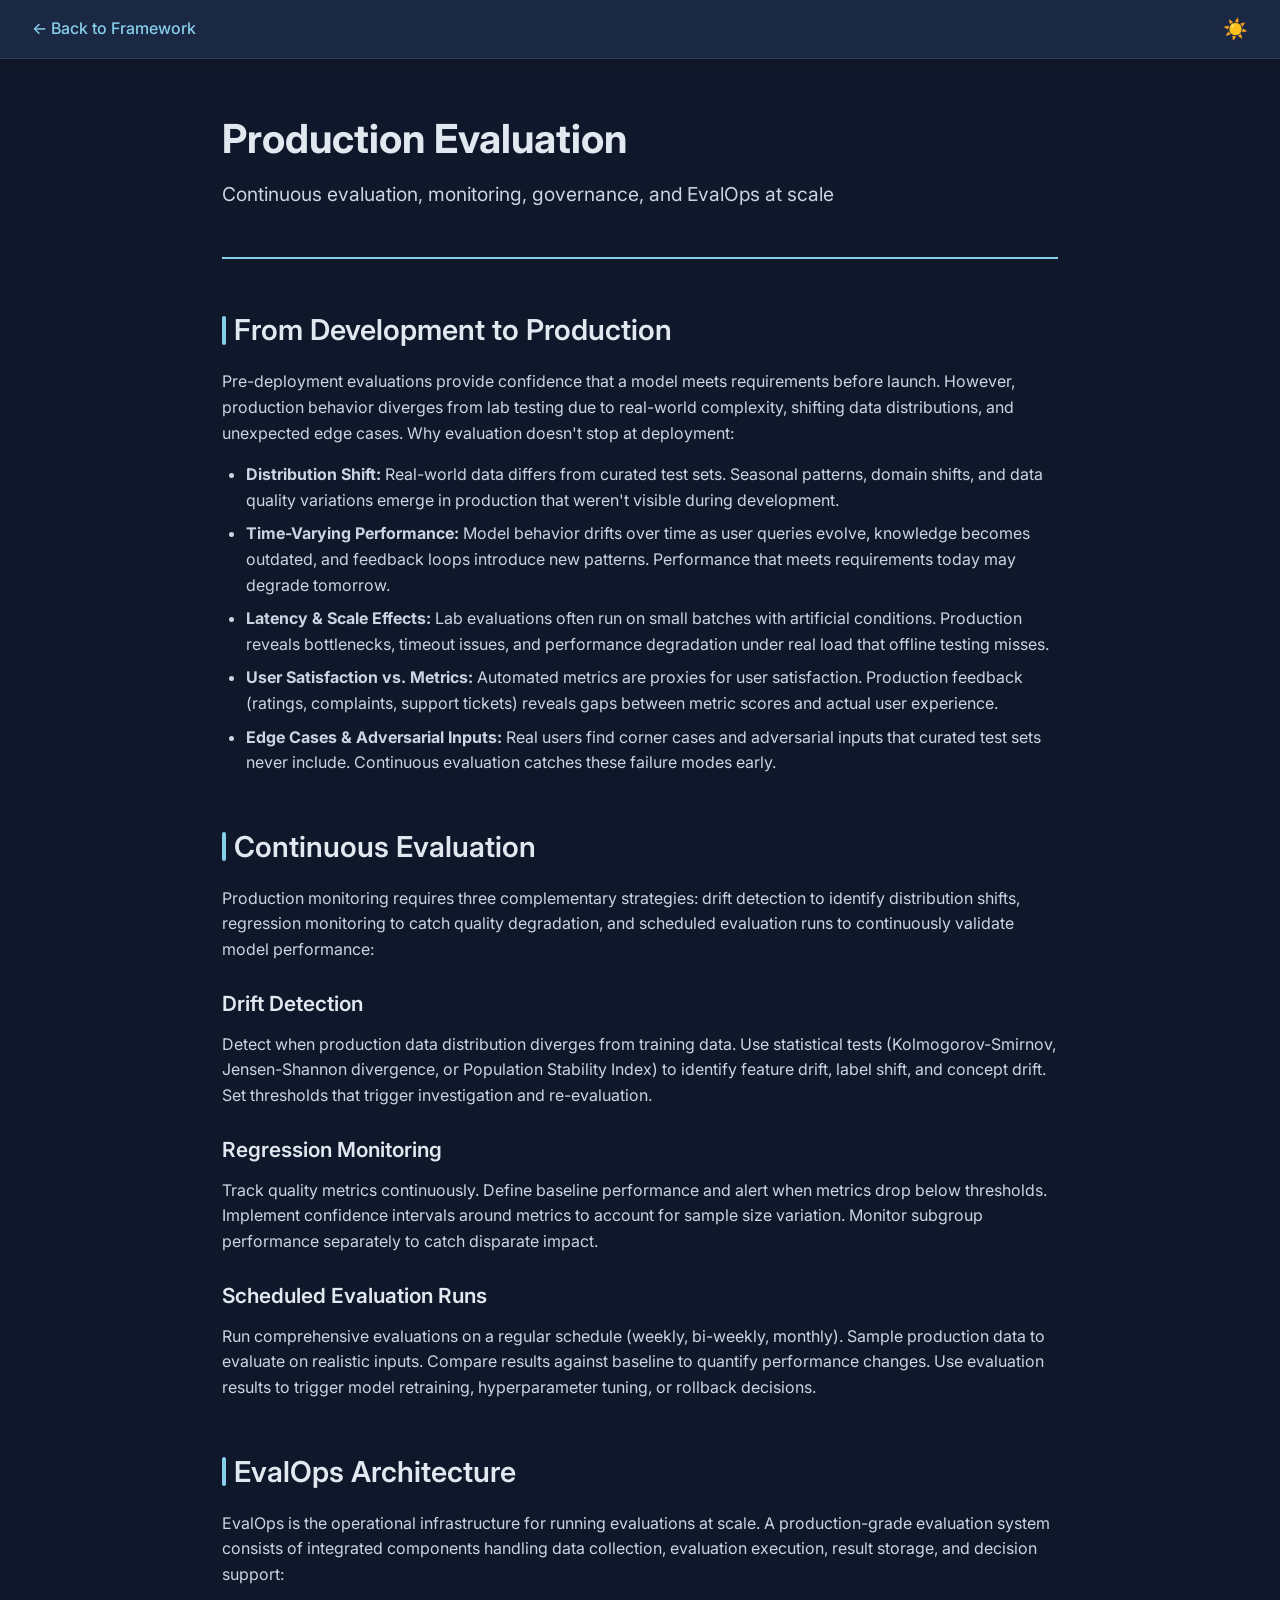
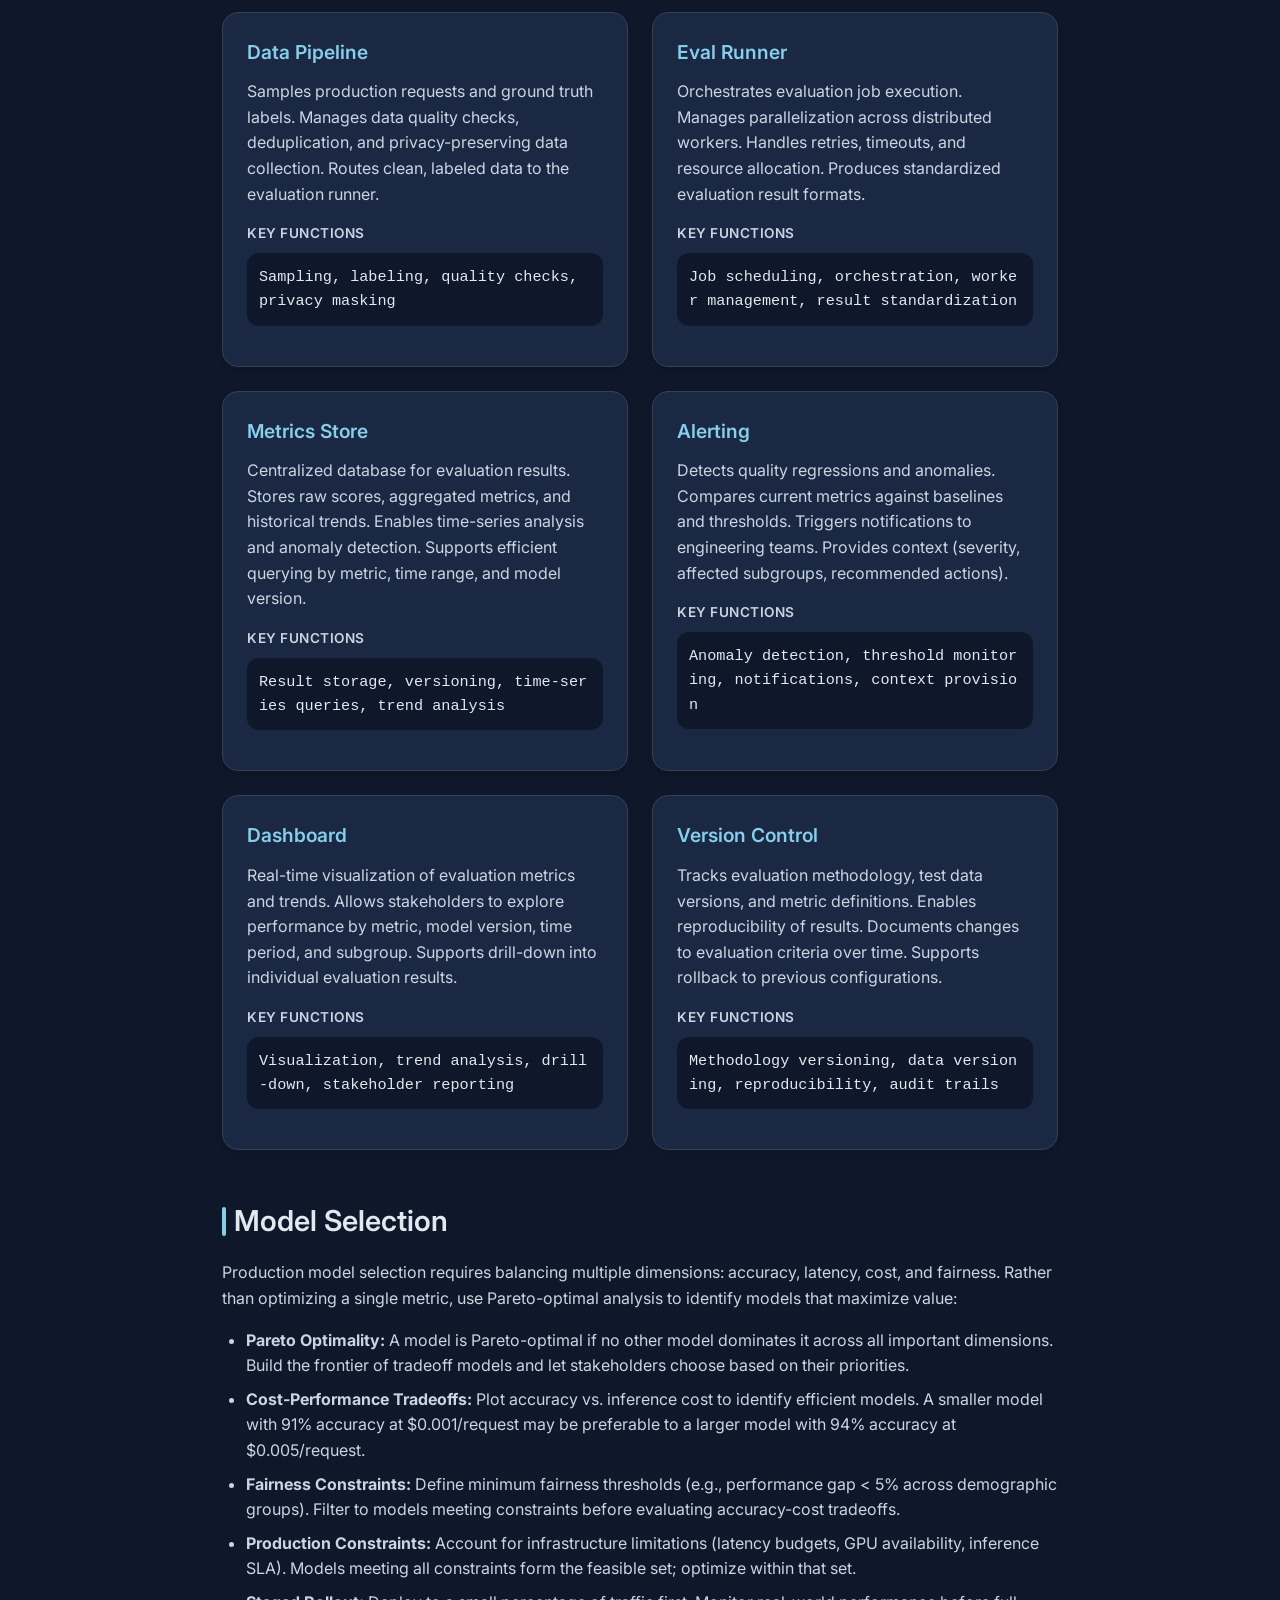
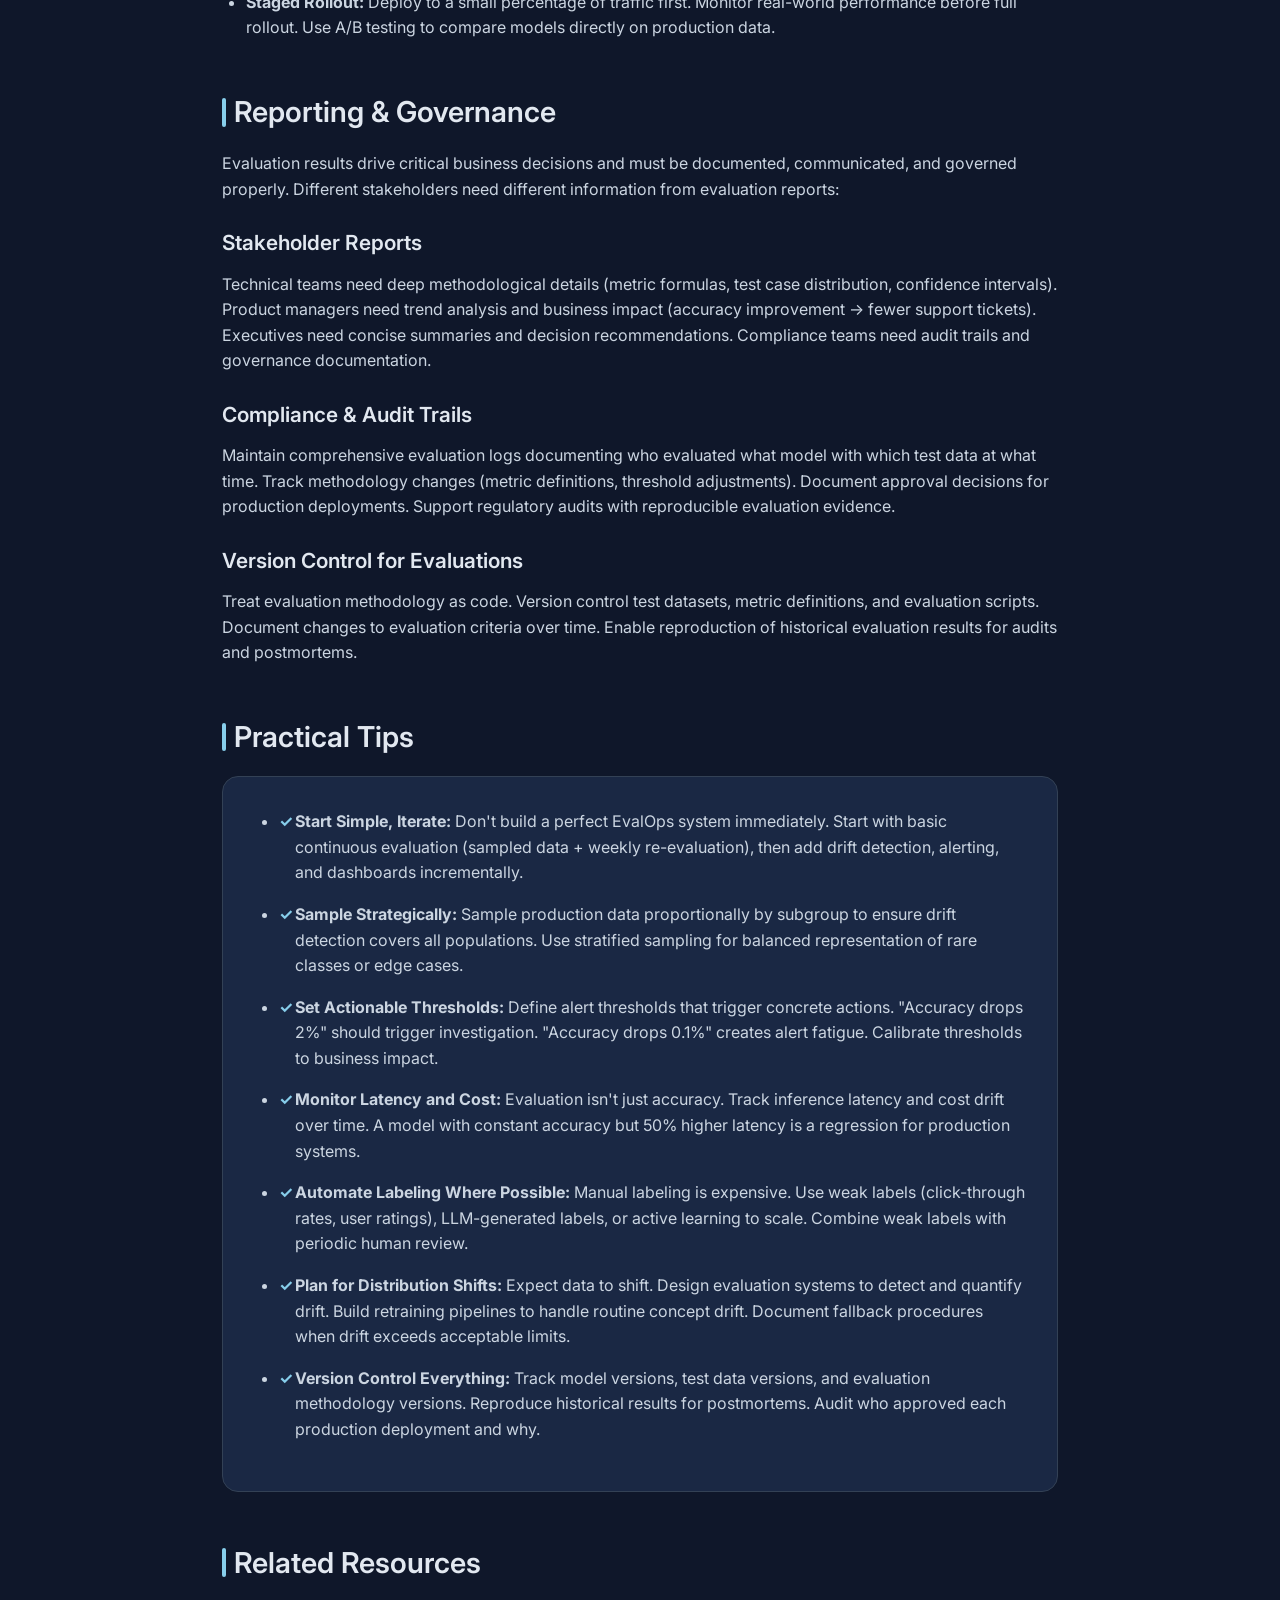
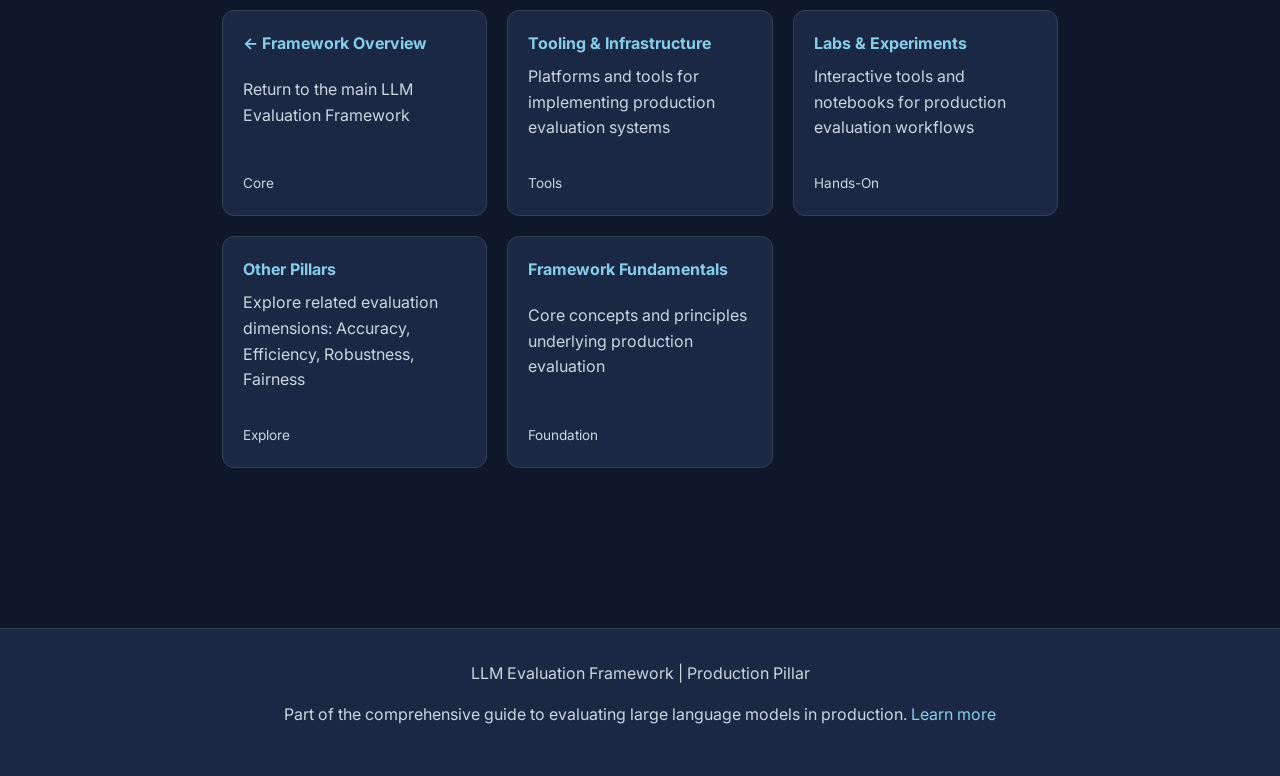
<file: portal/production.html>
<!DOCTYPE html>
<html lang="en" class="dark-mode">
<head>
    <meta charset="UTF-8">
    <meta name="viewport" content="width=device-width, initial-scale=1.0">
    <title>Production Evaluation</title>
    <link rel="preconnect" href="https://fonts.googleapis.com">
    <link rel="preconnect" href="https://fonts.gstatic.com" crossorigin>
    <link href="https://fonts.googleapis.com/css2?family=Inter:wght@400;500;600;700&display=swap" rel="stylesheet">
    <style>
        :root {
            --color-bg: #f8fafc;
            --color-bg-secondary: #f1f5f9;
            --color-text: #1e293b;
            --color-text-secondary: #334155;
            --color-accent: #56b4d9;
            --color-accent-dark: #3a9ec5;
            --color-accent-light: #87ceeb;
            --color-border: #cbd5e1;
            --radius-md: 12px;
            --radius-lg: 16px;
            --shadow-md: 0 4px 6px rgba(0,0,0,0.1);
            --shadow-lg: 0 10px 15px rgba(0,0,0,0.15);
        }

        html.dark-mode {
            --color-bg: #0f172a;
            --color-bg-secondary: #1a2844;
            --color-text: #e2e8f0;
            --color-text-secondary: #cbd5e1;
            --color-accent: #87ceeb;
            --color-accent-dark: #56b4d9;
            --color-accent-light: #a8ddf0;
            --color-border: #334155;
        }

        * {
            margin: 0;
            padding: 0;
            box-sizing: border-box;
        }

        html {
            scroll-behavior: smooth;
        }

        body {
            font-family: 'Inter', sans-serif;
            background-color: var(--color-bg);
            color: var(--color-text);
            line-height: 1.6;
            transition: background-color 0.3s ease, color 0.3s ease;
        }

        /* Navigation Bar */
        nav {
            position: sticky;
            top: 0;
            background-color: var(--color-bg-secondary);
            border-bottom: 1px solid var(--color-border);
            padding: 1rem 2rem;
            display: flex;
            justify-content: space-between;
            align-items: center;
            z-index: 100;
            box-shadow: var(--shadow-md);
            transition: background-color 0.3s ease;
        }

        nav a {
            color: var(--color-accent);
            text-decoration: none;
            font-weight: 500;
            display: flex;
            align-items: center;
            gap: 0.5rem;
            transition: color 0.3s ease;
        }

        nav a:hover {
            color: var(--color-accent-light);
        }

        .nav-right {
            display: flex;
            align-items: center;
            gap: 1.5rem;
        }

        .theme-toggle {
            background: none;
            border: none;
            color: var(--color-text);
            cursor: pointer;
            font-size: 1.25rem;
            transition: color 0.3s ease, transform 0.3s ease;
        }

        .theme-toggle:hover {
            transform: scale(1.1);
            color: var(--color-accent);
        }

        /* Main Content */
        main {
            max-width: 900px;
            margin: 0 auto;
            padding: 3rem 2rem;
        }

        /* Header Section */
        header {
            margin-bottom: 3rem;
            padding-bottom: 2rem;
            border-bottom: 2px solid var(--color-accent);
        }

        h1 {
            font-size: 2.5rem;
            font-weight: 700;
            margin-bottom: 0.5rem;
            color: var(--color-text);
        }

        .subtitle {
            font-size: 1.2rem;
            color: var(--color-text-secondary);
            font-weight: 400;
        }

        /* Section Styling */
        section {
            margin-bottom: 3rem;
        }

        h2 {
            font-size: 1.8rem;
            font-weight: 600;
            margin-bottom: 1rem;
            color: var(--color-text);
            display: flex;
            align-items: center;
            gap: 0.5rem;
        }

        h2::before {
            content: '';
            width: 4px;
            height: 1.8rem;
            background-color: var(--color-accent);
            border-radius: 2px;
        }

        h3 {
            font-size: 1.3rem;
            font-weight: 600;
            margin: 1.5rem 0 0.75rem 0;
            color: var(--color-text);
        }

        p {
            margin-bottom: 1rem;
            color: var(--color-text-secondary);
            font-size: 1rem;
        }

        ul, ol {
            margin-left: 1.5rem;
            margin-bottom: 1rem;
        }

        li {
            margin-bottom: 0.5rem;
            color: var(--color-text-secondary);
        }

        /* Metrics Cards */
        .metrics-grid {
            display: grid;
            grid-template-columns: repeat(auto-fit, minmax(280px, 1fr));
            gap: 1.5rem;
            margin: 1.5rem 0;
        }

        .metric-card {
            background-color: var(--color-bg-secondary);
            border: 1px solid var(--color-border);
            border-radius: var(--radius-lg);
            padding: 1.5rem;
            transition: all 0.3s ease;
            box-shadow: var(--shadow-md);
        }

        .metric-card:hover {
            border-color: var(--color-accent);
            box-shadow: var(--shadow-lg);
            transform: translateY(-2px);
        }

        .metric-card h3 {
            margin-top: 0;
            color: var(--color-accent);
            font-size: 1.2rem;
        }

        .metric-card .label {
            font-size: 0.85rem;
            font-weight: 600;
            text-transform: uppercase;
            letter-spacing: 0.5px;
            color: var(--color-text-secondary);
            margin-top: 1rem;
            margin-bottom: 0.5rem;
        }

        .metric-card .value {
            font-family: 'Monaco', 'Courier New', monospace;
            font-size: 0.95rem;
            color: var(--color-text);
            background-color: var(--color-bg);
            padding: 0.75rem;
            border-radius: var(--radius-md);
            margin-bottom: 1rem;
            word-break: break-all;
        }

        .metric-card .when-to-use,
        .metric-card .pitfalls {
            font-size: 0.9rem;
            margin-bottom: 0.75rem;
        }

        .metric-card .when-to-use {
            color: var(--color-accent-light);
        }

        .metric-card .pitfalls {
            color: #ff9999;
        }

        /* Benchmarks */
        .benchmarks-list {
            display: grid;
            grid-template-columns: repeat(auto-fit, minmax(250px, 1fr));
            gap: 1rem;
            margin: 1.5rem 0;
        }

        .benchmark-item {
            background-color: var(--color-bg-secondary);
            border-left: 4px solid var(--color-accent);
            border-radius: var(--radius-md);
            padding: 1.25rem;
            transition: all 0.3s ease;
        }

        .benchmark-item:hover {
            box-shadow: var(--shadow-md);
            transform: translateX(4px);
        }

        .benchmark-item strong {
            color: var(--color-accent);
            display: block;
            margin-bottom: 0.5rem;
        }

        .benchmark-item p {
            margin-bottom: 0;
        }

        /* Tips Section */
        .tips-list {
            background-color: var(--color-bg-secondary);
            border-radius: var(--radius-lg);
            padding: 2rem;
            border: 1px solid var(--color-border);
        }

        .tips-list li {
            margin-bottom: 1rem;
            padding-left: 1rem;
            position: relative;
        }

        .tips-list li::before {
            content: '✓';
            position: absolute;
            left: 0;
            color: var(--color-accent);
            font-weight: bold;
        }

        /* Resources */
        .resources-grid {
            display: grid;
            grid-template-columns: repeat(auto-fit, minmax(240px, 1fr));
            gap: 1.25rem;
            margin: 1.5rem 0;
        }

        .resource-link {
            background-color: var(--color-bg-secondary);
            border: 1px solid var(--color-border);
            border-radius: var(--radius-md);
            padding: 1.25rem;
            text-decoration: none;
            transition: all 0.3s ease;
            display: flex;
            flex-direction: column;
            justify-content: space-between;
        }

        .resource-link:hover {
            background-color: var(--color-bg);
            border-color: var(--color-accent);
            box-shadow: var(--shadow-md);
        }

        .resource-link strong {
            color: var(--color-accent);
            margin-bottom: 0.5rem;
        }

        .resource-link-label {
            font-size: 0.85rem;
            color: var(--color-text-secondary);
            margin-top: 1rem;
        }

        /* Back to Top Button */
        .back-to-top {
            position: fixed;
            bottom: 2rem;
            right: 2rem;
            background-color: var(--color-accent);
            color: var(--color-bg);
            border: none;
            border-radius: 50%;
            width: 3rem;
            height: 3rem;
            font-size: 1.5rem;
            cursor: pointer;
            display: none;
            align-items: center;
            justify-content: center;
            box-shadow: var(--shadow-lg);
            transition: all 0.3s ease;
            z-index: 99;
        }

        .back-to-top:hover {
            background-color: var(--color-accent-dark);
            transform: scale(1.1);
        }

        .back-to-top.show {
            display: flex;
        }

        /* Footer */
        footer {
            background-color: var(--color-bg-secondary);
            border-top: 1px solid var(--color-border);
            padding: 2rem;
            margin-top: 4rem;
            text-align: center;
            color: var(--color-text-secondary);
            font-size: 0.95rem;
        }

        footer a {
            color: var(--color-accent);
            text-decoration: none;
            transition: color 0.3s ease;
        }

        footer a:hover {
            color: var(--color-accent-light);
        }

        /* Responsive */
        @media (max-width: 768px) {
            h1 {
                font-size: 2rem;
            }

            h2 {
                font-size: 1.5rem;
            }

            main {
                padding: 2rem 1rem;
            }

            nav {
                padding: 1rem;
                gap: 1rem;
            }

            nav a {
                font-size: 0.95rem;
            }

            .metrics-grid {
                grid-template-columns: 1fr;
            }

            .benchmarks-list {
                grid-template-columns: 1fr;
            }

            .resources-grid {
                grid-template-columns: 1fr;
            }

            .back-to-top {
                bottom: 1rem;
                right: 1rem;
                width: 2.5rem;
                height: 2.5rem;
                font-size: 1.25rem;
            }
        }
    </style>
</head>
<body>
    <!-- Navigation -->
    <nav>
        <a href="index.html">← Back to Framework</a>
        <div class="nav-right">
            <button class="theme-toggle" aria-label="Toggle dark mode">🌙</button>
        </div>
    </nav>

    <!-- Main Content -->
    <main>
        <header>
            <h1>Production Evaluation</h1>
            <p class="subtitle">Continuous evaluation, monitoring, governance, and EvalOps at scale</p>
        </header>

        <!-- Section 1: From Development to Production -->
        <section id="development-to-production">
            <h2>From Development to Production</h2>
            <p>Pre-deployment evaluations provide confidence that a model meets requirements before launch. However, production behavior diverges from lab testing due to real-world complexity, shifting data distributions, and unexpected edge cases. Why evaluation doesn't stop at deployment:</p>
            <ul>
                <li><strong>Distribution Shift:</strong> Real-world data differs from curated test sets. Seasonal patterns, domain shifts, and data quality variations emerge in production that weren't visible during development.</li>
                <li><strong>Time-Varying Performance:</strong> Model behavior drifts over time as user queries evolve, knowledge becomes outdated, and feedback loops introduce new patterns. Performance that meets requirements today may degrade tomorrow.</li>
                <li><strong>Latency & Scale Effects:</strong> Lab evaluations often run on small batches with artificial conditions. Production reveals bottlenecks, timeout issues, and performance degradation under real load that offline testing misses.</li>
                <li><strong>User Satisfaction vs. Metrics:</strong> Automated metrics are proxies for user satisfaction. Production feedback (ratings, complaints, support tickets) reveals gaps between metric scores and actual user experience.</li>
                <li><strong>Edge Cases & Adversarial Inputs:</strong> Real users find corner cases and adversarial inputs that curated test sets never include. Continuous evaluation catches these failure modes early.</li>
            </ul>
        </section>

        <!-- Section 2: Continuous Evaluation -->
        <section id="continuous-evaluation">
            <h2>Continuous Evaluation</h2>
            <p>Production monitoring requires three complementary strategies: drift detection to identify distribution shifts, regression monitoring to catch quality degradation, and scheduled evaluation runs to continuously validate model performance:</p>

            <h3>Drift Detection</h3>
            <p>Detect when production data distribution diverges from training data. Use statistical tests (Kolmogorov-Smirnov, Jensen-Shannon divergence, or Population Stability Index) to identify feature drift, label shift, and concept drift. Set thresholds that trigger investigation and re-evaluation.</p>

            <h3>Regression Monitoring</h3>
            <p>Track quality metrics continuously. Define baseline performance and alert when metrics drop below thresholds. Implement confidence intervals around metrics to account for sample size variation. Monitor subgroup performance separately to catch disparate impact.</p>

            <h3>Scheduled Evaluation Runs</h3>
            <p>Run comprehensive evaluations on a regular schedule (weekly, bi-weekly, monthly). Sample production data to evaluate on realistic inputs. Compare results against baseline to quantify performance changes. Use evaluation results to trigger model retraining, hyperparameter tuning, or rollback decisions.</p>
        </section>

        <!-- Section 3: EvalOps Architecture -->
        <section id="evalops-architecture">
            <h2>EvalOps Architecture</h2>
            <p>EvalOps is the operational infrastructure for running evaluations at scale. A production-grade evaluation system consists of integrated components handling data collection, evaluation execution, result storage, and decision support:</p>

            <div class="metrics-grid">
                <div class="metric-card">
                    <h3>Data Pipeline</h3>
                    <p>Samples production requests and ground truth labels. Manages data quality checks, deduplication, and privacy-preserving data collection. Routes clean, labeled data to the evaluation runner.</p>
                    <div class="label">Key Functions</div>
                    <div class="value">Sampling, labeling, quality checks, privacy masking</div>
                </div>

                <div class="metric-card">
                    <h3>Eval Runner</h3>
                    <p>Orchestrates evaluation job execution. Manages parallelization across distributed workers. Handles retries, timeouts, and resource allocation. Produces standardized evaluation result formats.</p>
                    <div class="label">Key Functions</div>
                    <div class="value">Job scheduling, orchestration, worker management, result standardization</div>
                </div>

                <div class="metric-card">
                    <h3>Metrics Store</h3>
                    <p>Centralized database for evaluation results. Stores raw scores, aggregated metrics, and historical trends. Enables time-series analysis and anomaly detection. Supports efficient querying by metric, time range, and model version.</p>
                    <div class="label">Key Functions</div>
                    <div class="value">Result storage, versioning, time-series queries, trend analysis</div>
                </div>

                <div class="metric-card">
                    <h3>Alerting</h3>
                    <p>Detects quality regressions and anomalies. Compares current metrics against baselines and thresholds. Triggers notifications to engineering teams. Provides context (severity, affected subgroups, recommended actions).</p>
                    <div class="label">Key Functions</div>
                    <div class="value">Anomaly detection, threshold monitoring, notifications, context provision</div>
                </div>

                <div class="metric-card">
                    <h3>Dashboard</h3>
                    <p>Real-time visualization of evaluation metrics and trends. Allows stakeholders to explore performance by metric, model version, time period, and subgroup. Supports drill-down into individual evaluation results.</p>
                    <div class="label">Key Functions</div>
                    <div class="value">Visualization, trend analysis, drill-down, stakeholder reporting</div>
                </div>

                <div class="metric-card">
                    <h3>Version Control</h3>
                    <p>Tracks evaluation methodology, test data versions, and metric definitions. Enables reproducibility of results. Documents changes to evaluation criteria over time. Supports rollback to previous configurations.</p>
                    <div class="label">Key Functions</div>
                    <div class="value">Methodology versioning, data versioning, reproducibility, audit trails</div>
                </div>
            </div>
        </section>

        <!-- Section 4: Model Selection -->
        <section id="model-selection">
            <h2>Model Selection</h2>
            <p>Production model selection requires balancing multiple dimensions: accuracy, latency, cost, and fairness. Rather than optimizing a single metric, use Pareto-optimal analysis to identify models that maximize value:</p>
            <ul>
                <li><strong>Pareto Optimality:</strong> A model is Pareto-optimal if no other model dominates it across all important dimensions. Build the frontier of tradeoff models and let stakeholders choose based on their priorities.</li>
                <li><strong>Cost-Performance Tradeoffs:</strong> Plot accuracy vs. inference cost to identify efficient models. A smaller model with 91% accuracy at $0.001/request may be preferable to a larger model with 94% accuracy at $0.005/request.</li>
                <li><strong>Fairness Constraints:</strong> Define minimum fairness thresholds (e.g., performance gap < 5% across demographic groups). Filter to models meeting constraints before evaluating accuracy-cost tradeoffs.</li>
                <li><strong>Production Constraints:</strong> Account for infrastructure limitations (latency budgets, GPU availability, inference SLA). Models meeting all constraints form the feasible set; optimize within that set.</li>
                <li><strong>Staged Rollout:</strong> Deploy to a small percentage of traffic first. Monitor real-world performance before full rollout. Use A/B testing to compare models directly on production data.</li>
            </ul>
        </section>

        <!-- Section 5: Reporting & Governance -->
        <section id="reporting-governance">
            <h2>Reporting & Governance</h2>
            <p>Evaluation results drive critical business decisions and must be documented, communicated, and governed properly. Different stakeholders need different information from evaluation reports:</p>

            <h3>Stakeholder Reports</h3>
            <p>Technical teams need deep methodological details (metric formulas, test case distribution, confidence intervals). Product managers need trend analysis and business impact (accuracy improvement -> fewer support tickets). Executives need concise summaries and decision recommendations. Compliance teams need audit trails and governance documentation.</p>

            <h3>Compliance & Audit Trails</h3>
            <p>Maintain comprehensive evaluation logs documenting who evaluated what model with which test data at what time. Track methodology changes (metric definitions, threshold adjustments). Document approval decisions for production deployments. Support regulatory audits with reproducible evaluation evidence.</p>

            <h3>Version Control for Evaluations</h3>
            <p>Treat evaluation methodology as code. Version control test datasets, metric definitions, and evaluation scripts. Document changes to evaluation criteria over time. Enable reproduction of historical evaluation results for audits and postmortems.</p>
        </section>

        <!-- Section 6: Practical Tips -->
        <section id="practical-tips">
            <h2>Practical Tips</h2>

            <div class="tips-list">
                <ul>
                    <li><strong>Start Simple, Iterate:</strong> Don't build a perfect EvalOps system immediately. Start with basic continuous evaluation (sampled data + weekly re-evaluation), then add drift detection, alerting, and dashboards incrementally.</li>

                    <li><strong>Sample Strategically:</strong> Sample production data proportionally by subgroup to ensure drift detection covers all populations. Use stratified sampling for balanced representation of rare classes or edge cases.</li>

                    <li><strong>Set Actionable Thresholds:</strong> Define alert thresholds that trigger concrete actions. "Accuracy drops 2%" should trigger investigation. "Accuracy drops 0.1%" creates alert fatigue. Calibrate thresholds to business impact.</li>

                    <li><strong>Monitor Latency and Cost:</strong> Evaluation isn't just accuracy. Track inference latency and cost drift over time. A model with constant accuracy but 50% higher latency is a regression for production systems.</li>

                    <li><strong>Automate Labeling Where Possible:</strong> Manual labeling is expensive. Use weak labels (click-through rates, user ratings), LLM-generated labels, or active learning to scale. Combine weak labels with periodic human review.</li>

                    <li><strong>Plan for Distribution Shifts:</strong> Expect data to shift. Design evaluation systems to detect and quantify drift. Build retraining pipelines to handle routine concept drift. Document fallback procedures when drift exceeds acceptable limits.</li>

                    <li><strong>Version Control Everything:</strong> Track model versions, test data versions, and evaluation methodology versions. Reproduce historical results for postmortems. Audit who approved each production deployment and why.</li>
                </ul>
            </div>
        </section>

        <!-- Section 7: Related Resources -->
        <section id="resources">
            <h2>Related Resources</h2>

            <div class="resources-grid">
                <a href="index.html" class="resource-link">
                    <strong>← Framework Overview</strong>
                    <p>Return to the main LLM Evaluation Framework</p>
                    <span class="resource-link-label">Core</span>
                </a>

                <a href="tooling.html" class="resource-link">
                    <strong>Tooling & Infrastructure</strong>
                    <p>Platforms and tools for implementing production evaluation systems</p>
                    <span class="resource-link-label">Tools</span>
                </a>

                <a href="index.html#labs" class="resource-link">
                    <strong>Labs & Experiments</strong>
                    <p>Interactive tools and notebooks for production evaluation workflows</p>
                    <span class="resource-link-label">Hands-On</span>
                </a>

                <a href="index.html" class="resource-link">
                    <strong>Other Pillars</strong>
                    <p>Explore related evaluation dimensions: Accuracy, Efficiency, Robustness, Fairness</p>
                    <span class="resource-link-label">Explore</span>
                </a>

                <a href="index.html" class="resource-link">
                    <strong>Framework Fundamentals</strong>
                    <p>Core concepts and principles underlying production evaluation</p>
                    <span class="resource-link-label">Foundation</span>
                </a>
            </div>
        </section>
    </main>

    <!-- Back to Top Button -->
    <button class="back-to-top" id="backToTop" aria-label="Back to top">↑</button>

    <!-- Footer -->
    <footer>
        <p>LLM Evaluation Framework | Production Pillar</p>
        <p>Part of the comprehensive guide to evaluating large language models in production. <a href="index.html">Learn more</a></p>
    </footer>

    <script>
        // Dark mode toggle
        const themeToggle = document.querySelector('.theme-toggle');
        const htmlElement = document.documentElement;

        themeToggle.addEventListener('click', () => {
            htmlElement.classList.toggle('dark-mode');
            const isDarkMode = htmlElement.classList.contains('dark-mode');
            localStorage.setItem('darkMode', isDarkMode);
            updateThemeToggleIcon();
        });

        function updateThemeToggleIcon() {
            const isDarkMode = htmlElement.classList.contains('dark-mode');
            themeToggle.textContent = isDarkMode ? '☀️' : '🌙';
        }

        // Load theme preference
        const savedDarkMode = localStorage.getItem('darkMode');
        if (savedDarkMode === 'false') {
            htmlElement.classList.remove('dark-mode');
        }
        updateThemeToggleIcon();

        // Back to top button
        const backToTopButton = document.getElementById('backToTop');

        window.addEventListener('scroll', () => {
            if (window.pageYOffset > 300) {
                backToTopButton.classList.add('show');
            } else {
                backToTopButton.classList.remove('show');
            }
        });

        backToTopButton.addEventListener('click', () => {
            window.scrollTo({
                top: 0,
                behavior: 'smooth'
            });
        });
    </script>
</body>
</html>
</file>
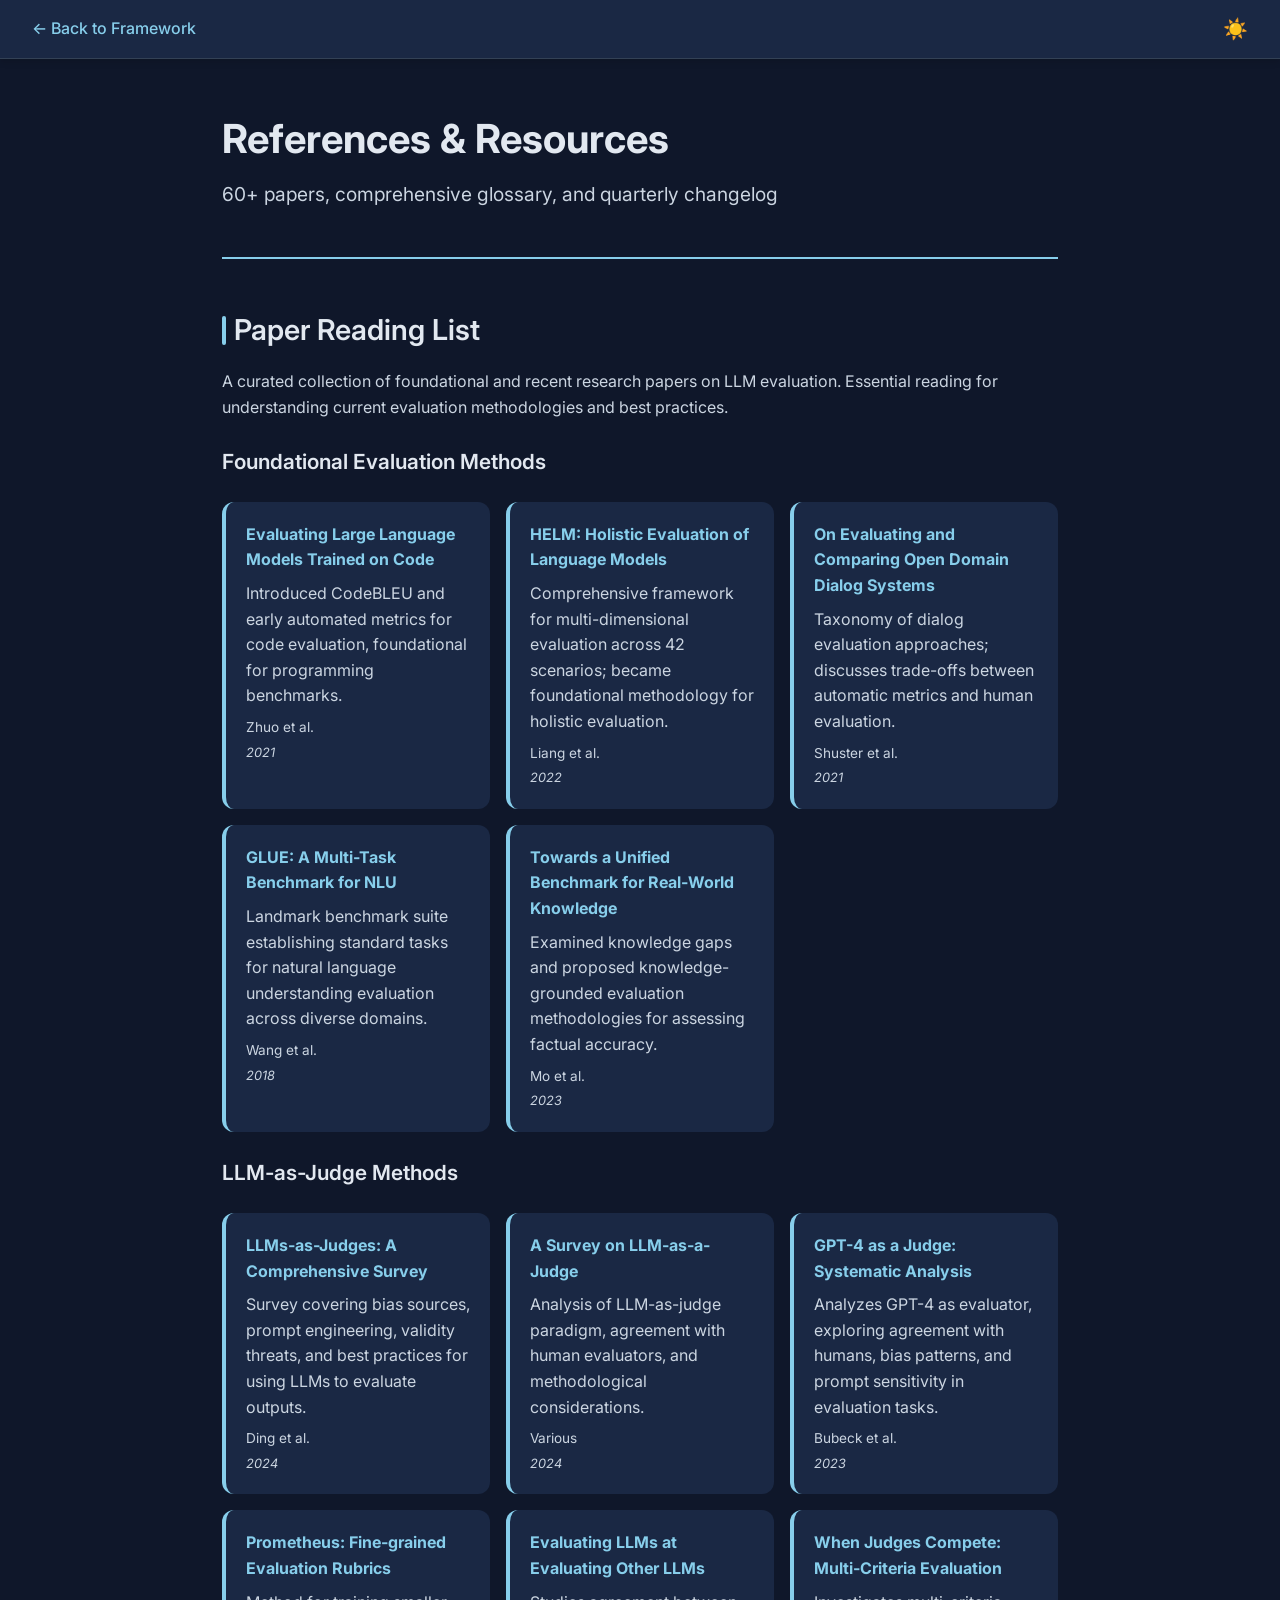
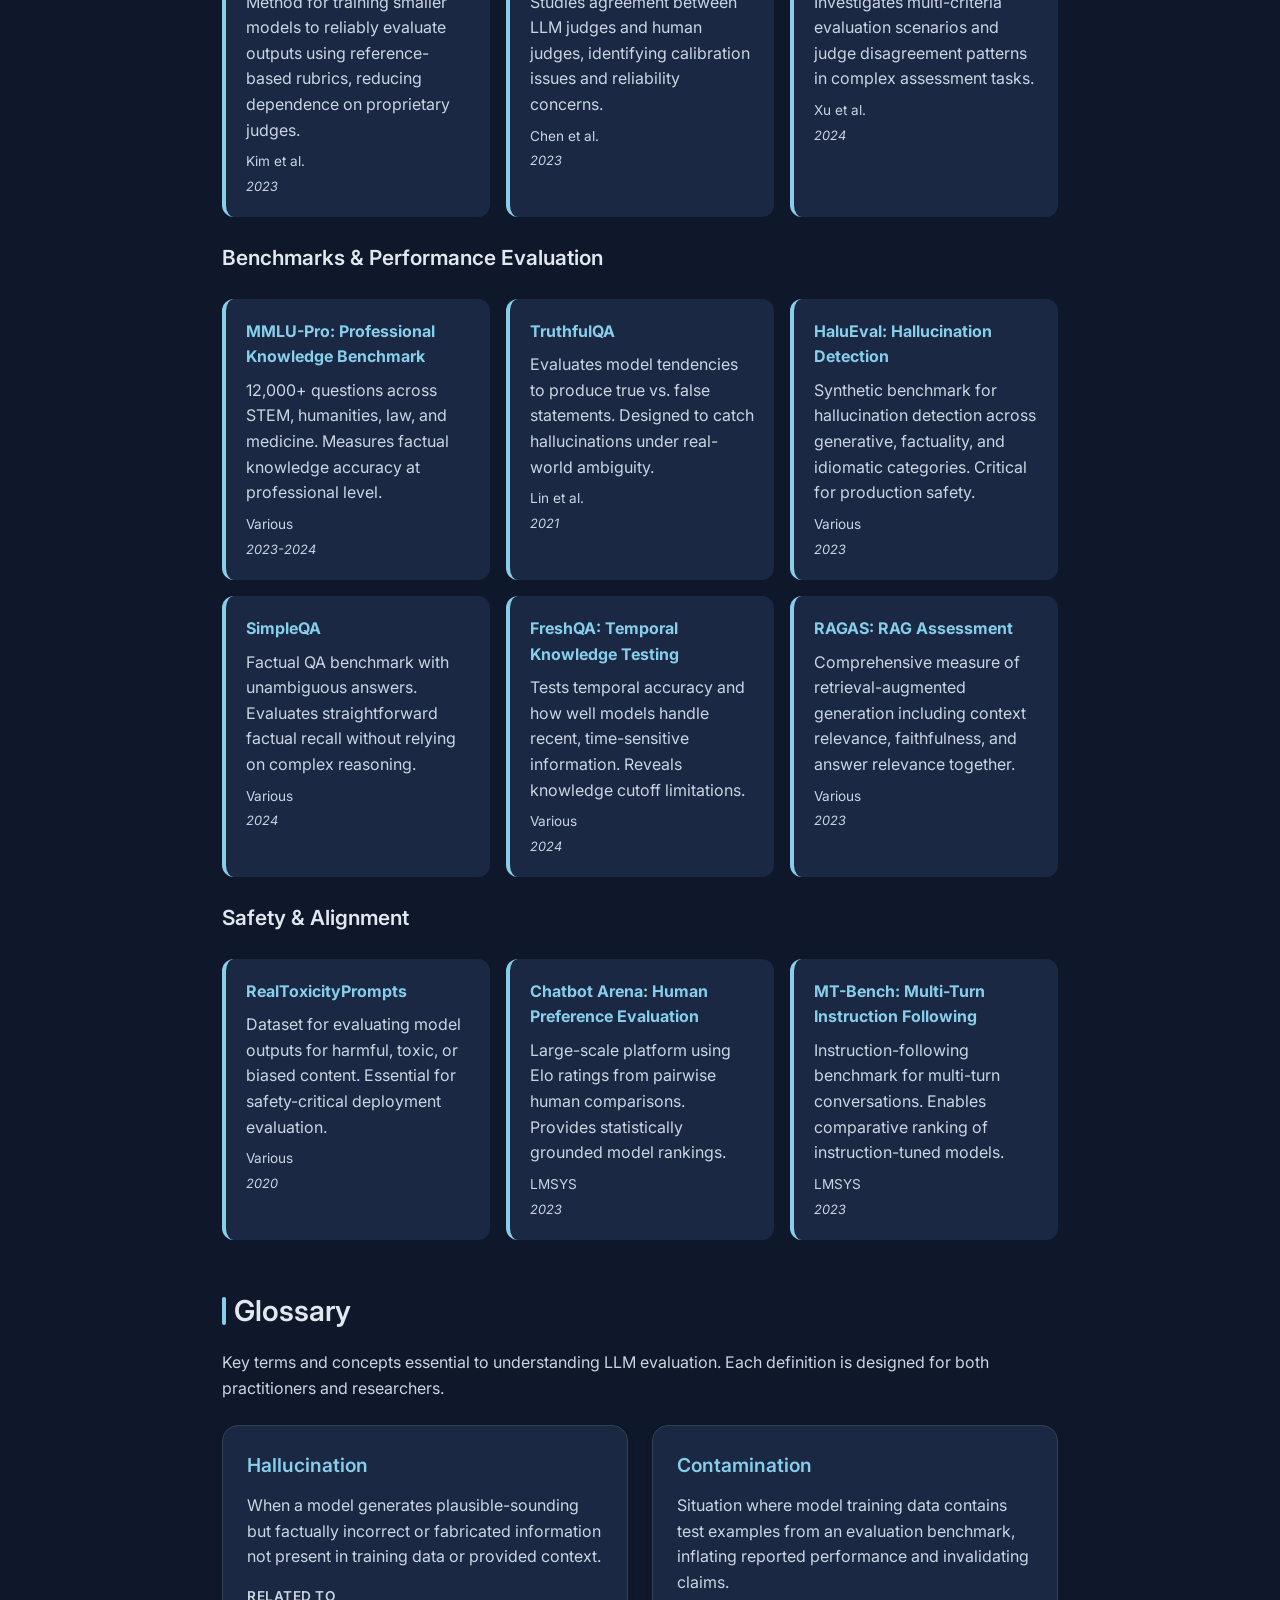
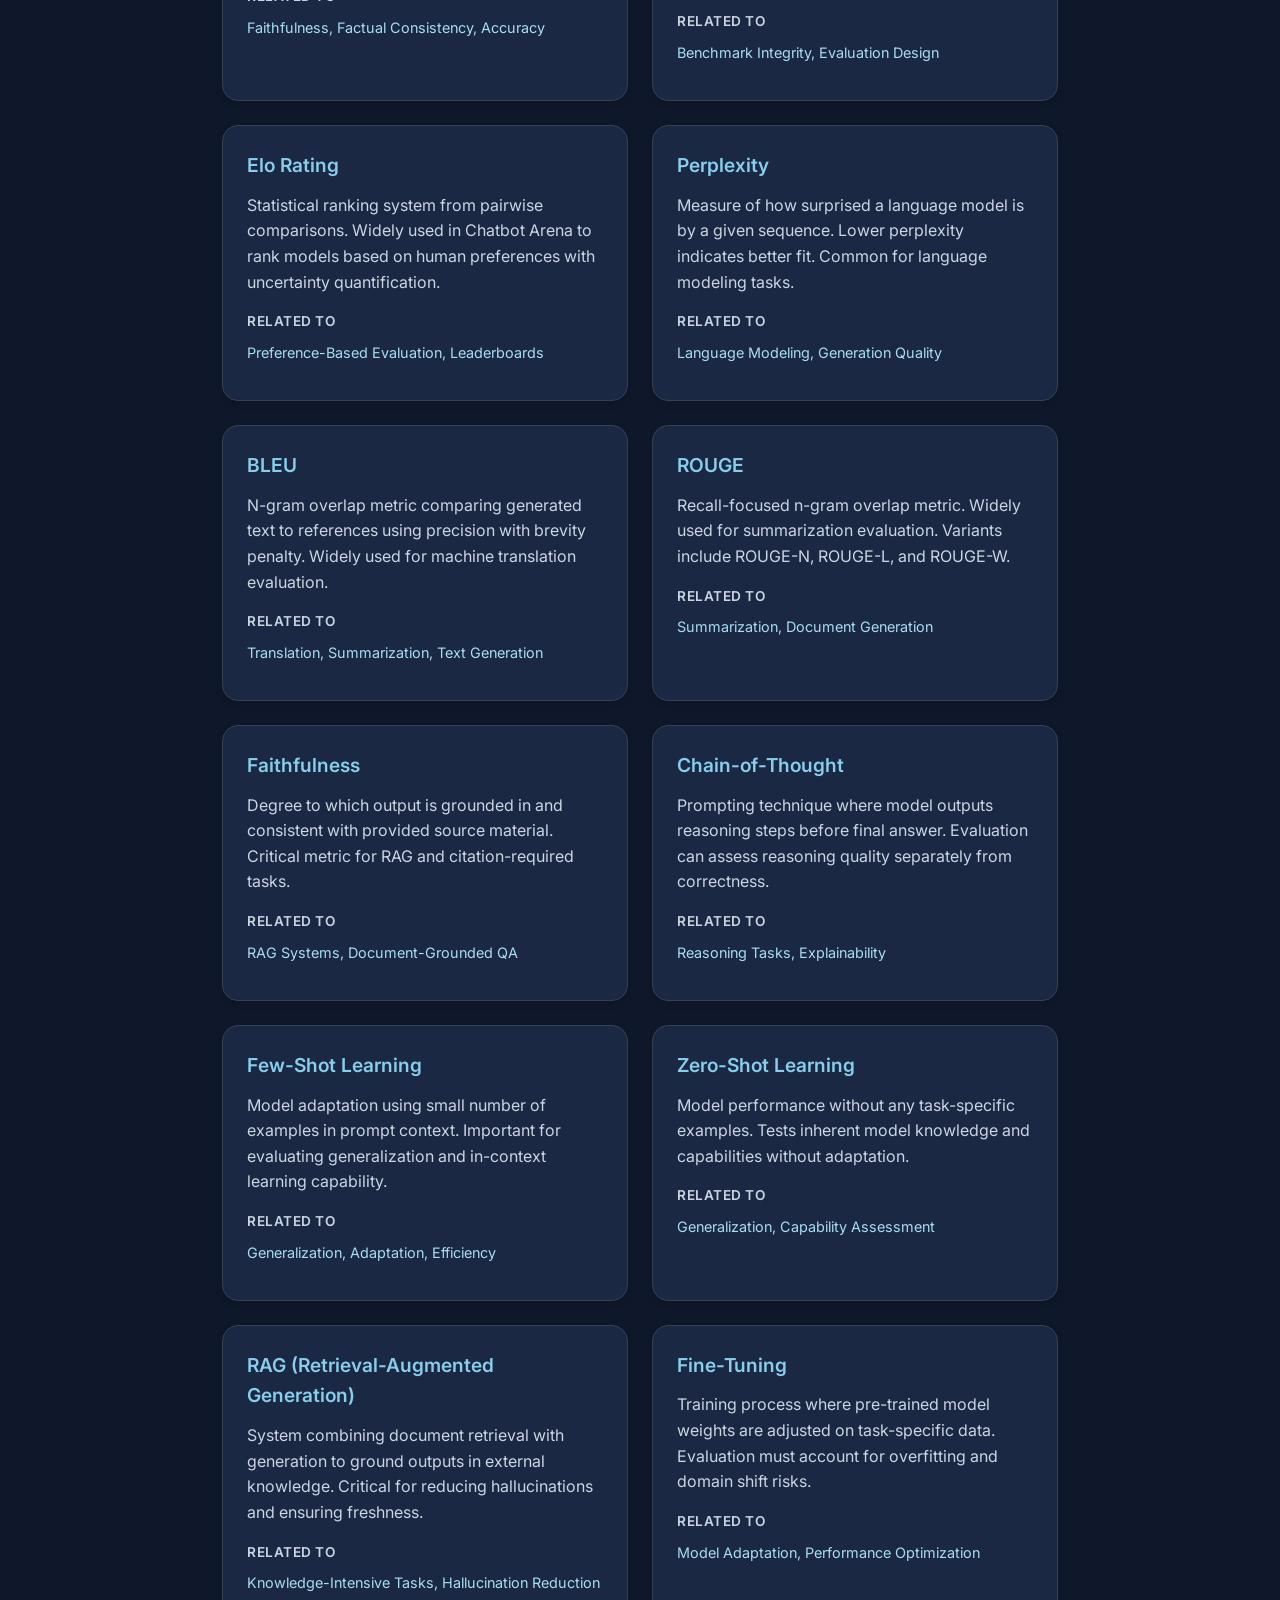
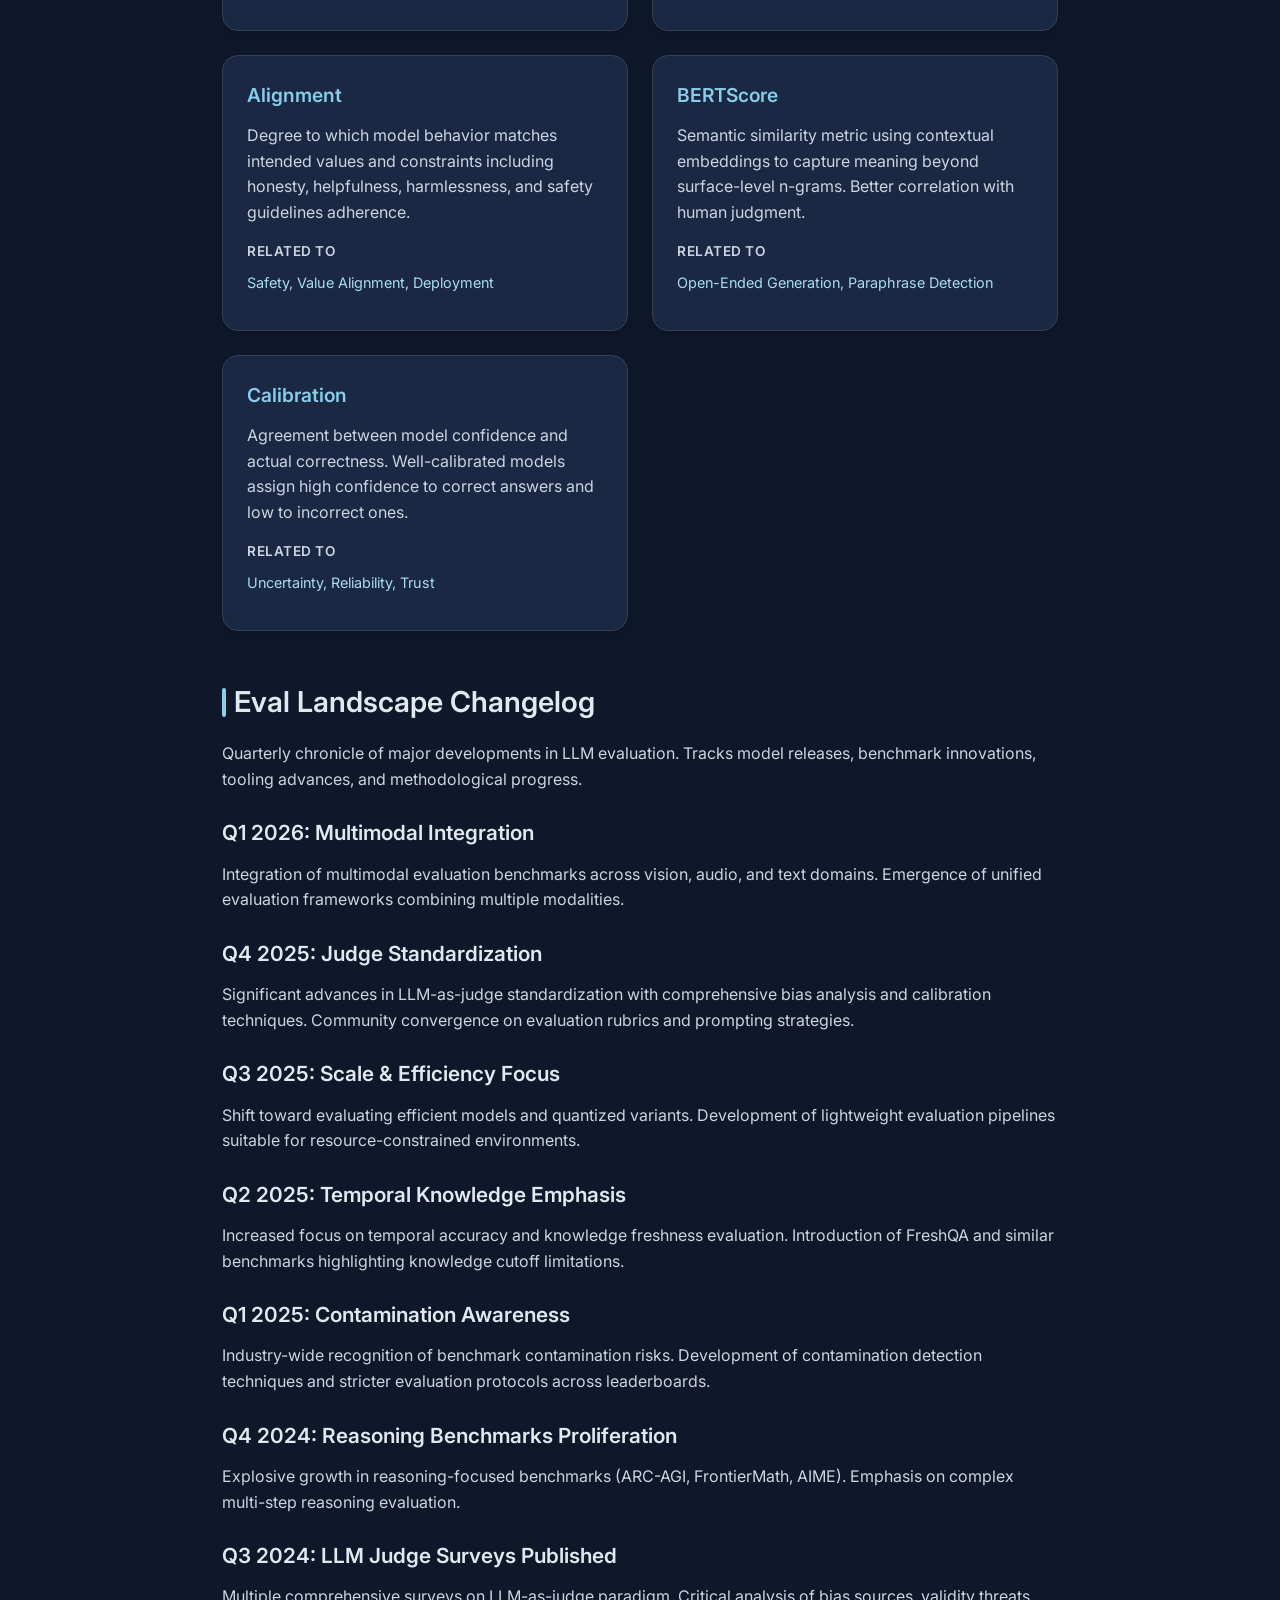
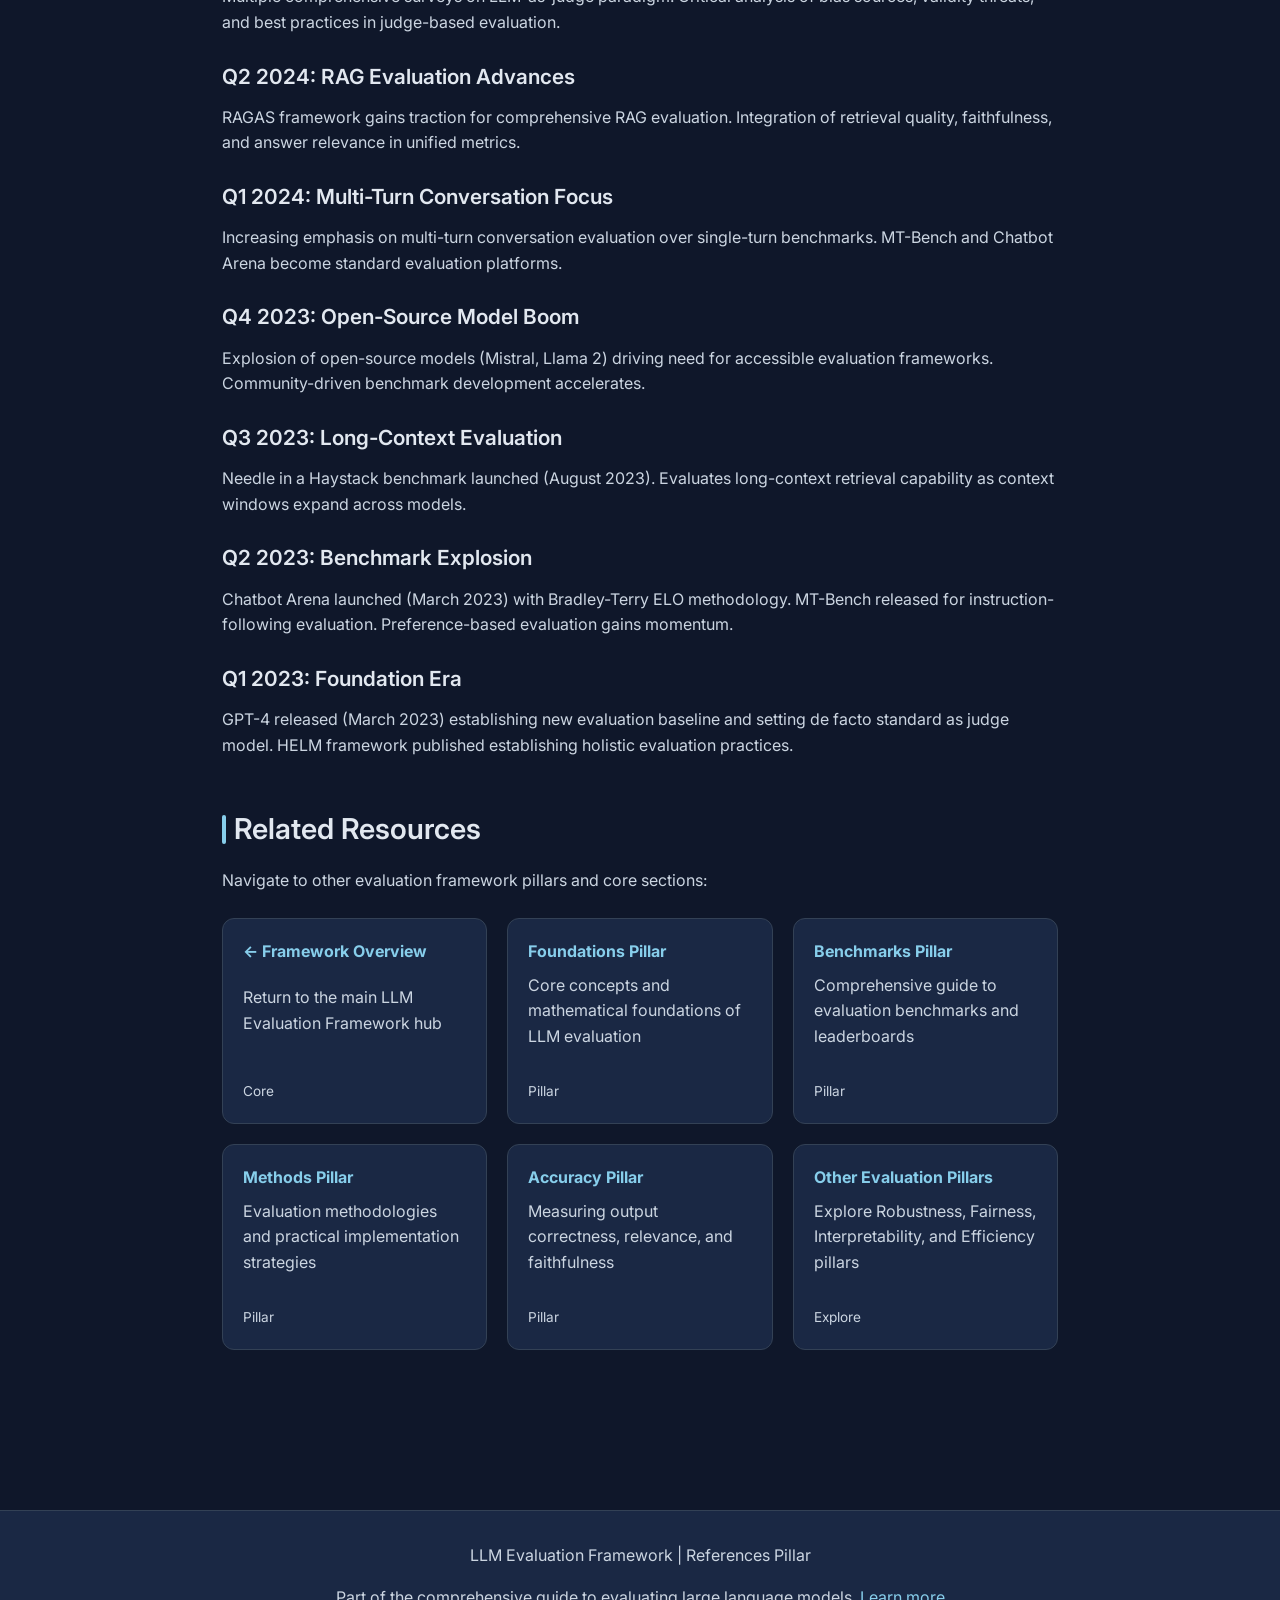
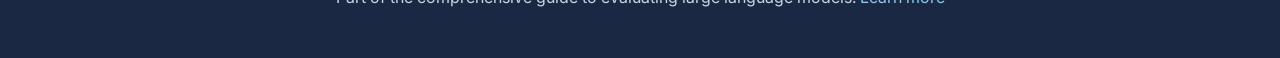
<file: portal/references.html>
<!DOCTYPE html>
<html lang="en" class="dark-mode">
<head>
    <meta charset="UTF-8">
    <meta name="viewport" content="width=device-width, initial-scale=1.0">
    <title>References & Resources in LLM Evaluation</title>
    <link rel="preconnect" href="https://fonts.googleapis.com">
    <link rel="preconnect" href="https://fonts.gstatic.com" crossorigin>
    <link href="https://fonts.googleapis.com/css2?family=Inter:wght@400;500;600;700&display=swap" rel="stylesheet">
    <style>
        :root {
            --color-bg: #f8fafc;
            --color-bg-secondary: #f1f5f9;
            --color-text: #1e293b;
            --color-text-secondary: #334155;
            --color-accent: #56b4d9;
            --color-accent-dark: #3a9ec5;
            --color-accent-light: #87ceeb;
            --color-border: #cbd5e1;
            --radius-md: 12px;
            --radius-lg: 16px;
            --shadow-md: 0 4px 6px rgba(0,0,0,0.1);
            --shadow-lg: 0 10px 15px rgba(0,0,0,0.15);
        }

        html.dark-mode {
            --color-bg: #0f172a;
            --color-bg-secondary: #1a2844;
            --color-text: #e2e8f0;
            --color-text-secondary: #cbd5e1;
            --color-accent: #87ceeb;
            --color-accent-dark: #56b4d9;
            --color-accent-light: #a8ddf0;
            --color-border: #334155;
        }

        * {
            margin: 0;
            padding: 0;
            box-sizing: border-box;
        }

        html {
            scroll-behavior: smooth;
        }

        body {
            font-family: 'Inter', sans-serif;
            background-color: var(--color-bg);
            color: var(--color-text);
            line-height: 1.6;
            transition: background-color 0.3s ease, color 0.3s ease;
        }

        /* Navigation Bar */
        nav {
            position: sticky;
            top: 0;
            background-color: var(--color-bg-secondary);
            border-bottom: 1px solid var(--color-border);
            padding: 1rem 2rem;
            display: flex;
            justify-content: space-between;
            align-items: center;
            z-index: 100;
            box-shadow: var(--shadow-md);
            transition: background-color 0.3s ease;
        }

        nav a {
            color: var(--color-accent);
            text-decoration: none;
            font-weight: 500;
            display: flex;
            align-items: center;
            gap: 0.5rem;
            transition: color 0.3s ease;
        }

        nav a:hover {
            color: var(--color-accent-light);
        }

        .nav-right {
            display: flex;
            align-items: center;
            gap: 1.5rem;
        }

        .theme-toggle {
            background: none;
            border: none;
            color: var(--color-text);
            cursor: pointer;
            font-size: 1.25rem;
            transition: color 0.3s ease, transform 0.3s ease;
        }

        .theme-toggle:hover {
            transform: scale(1.1);
            color: var(--color-accent);
        }

        /* Main Content */
        main {
            max-width: 900px;
            margin: 0 auto;
            padding: 3rem 2rem;
        }

        /* Header Section */
        header {
            margin-bottom: 3rem;
            padding-bottom: 2rem;
            border-bottom: 2px solid var(--color-accent);
        }

        h1 {
            font-size: 2.5rem;
            font-weight: 700;
            margin-bottom: 0.5rem;
            color: var(--color-text);
        }

        .subtitle {
            font-size: 1.2rem;
            color: var(--color-text-secondary);
            font-weight: 400;
        }

        /* Section Styling */
        section {
            margin-bottom: 3rem;
        }

        h2 {
            font-size: 1.8rem;
            font-weight: 600;
            margin-bottom: 1rem;
            color: var(--color-text);
            display: flex;
            align-items: center;
            gap: 0.5rem;
        }

        h2::before {
            content: '';
            width: 4px;
            height: 1.8rem;
            background-color: var(--color-accent);
            border-radius: 2px;
        }

        h3 {
            font-size: 1.3rem;
            font-weight: 600;
            margin: 1.5rem 0 0.75rem 0;
            color: var(--color-text);
        }

        p {
            margin-bottom: 1rem;
            color: var(--color-text-secondary);
            font-size: 1rem;
        }

        ul, ol {
            margin-left: 1.5rem;
            margin-bottom: 1rem;
        }

        li {
            margin-bottom: 0.5rem;
            color: var(--color-text-secondary);
        }

        /* Metrics Cards (reused for glossary terms) */
        .metrics-grid {
            display: grid;
            grid-template-columns: repeat(auto-fit, minmax(280px, 1fr));
            gap: 1.5rem;
            margin: 1.5rem 0;
        }

        .metric-card {
            background-color: var(--color-bg-secondary);
            border: 1px solid var(--color-border);
            border-radius: var(--radius-lg);
            padding: 1.5rem;
            transition: all 0.3s ease;
            box-shadow: var(--shadow-md);
        }

        .metric-card:hover {
            border-color: var(--color-accent);
            box-shadow: var(--shadow-lg);
            transform: translateY(-2px);
        }

        .metric-card h3 {
            margin-top: 0;
            color: var(--color-accent);
            font-size: 1.2rem;
        }

        .metric-card .label {
            font-size: 0.85rem;
            font-weight: 600;
            text-transform: uppercase;
            letter-spacing: 0.5px;
            color: var(--color-text-secondary);
            margin-top: 1rem;
            margin-bottom: 0.5rem;
        }

        .metric-card .value {
            font-family: 'Monaco', 'Courier New', monospace;
            font-size: 0.95rem;
            color: var(--color-text);
            background-color: var(--color-bg);
            padding: 0.75rem;
            border-radius: var(--radius-md);
            margin-bottom: 1rem;
            word-break: break-all;
        }

        .metric-card .when-to-use,
        .metric-card .pitfalls {
            font-size: 0.9rem;
            margin-bottom: 0.75rem;
        }

        .metric-card .when-to-use {
            color: var(--color-accent-light);
        }

        .metric-card .pitfalls {
            color: #ff9999;
        }

        /* Benchmarks */
        .benchmarks-list {
            display: grid;
            grid-template-columns: repeat(auto-fit, minmax(250px, 1fr));
            gap: 1rem;
            margin: 1.5rem 0;
        }

        .benchmark-item {
            background-color: var(--color-bg-secondary);
            border-left: 4px solid var(--color-accent);
            border-radius: var(--radius-md);
            padding: 1.25rem;
            transition: all 0.3s ease;
        }

        .benchmark-item:hover {
            box-shadow: var(--shadow-md);
            transform: translateX(4px);
        }

        .benchmark-item strong {
            color: var(--color-accent);
            display: block;
            margin-bottom: 0.5rem;
        }

        .benchmark-item p {
            margin-bottom: 0;
        }

        .benchmark-item .authors {
            font-size: 0.85rem;
            color: var(--color-text-secondary);
            margin-top: 0.5rem;
        }

        .benchmark-item .year {
            font-size: 0.8rem;
            color: var(--color-text-secondary);
            font-style: italic;
            margin-top: 0.25rem;
        }

        /* Tips Section */
        .tips-list {
            background-color: var(--color-bg-secondary);
            border-radius: var(--radius-lg);
            padding: 2rem;
            border: 1px solid var(--color-border);
        }

        .tips-list li {
            margin-bottom: 1rem;
            padding-left: 1rem;
            position: relative;
        }

        .tips-list li::before {
            content: '✓';
            position: absolute;
            left: 0;
            color: var(--color-accent);
            font-weight: bold;
        }

        /* Resources */
        .resources-grid {
            display: grid;
            grid-template-columns: repeat(auto-fit, minmax(240px, 1fr));
            gap: 1.25rem;
            margin: 1.5rem 0;
        }

        .resource-link {
            background-color: var(--color-bg-secondary);
            border: 1px solid var(--color-border);
            border-radius: var(--radius-md);
            padding: 1.25rem;
            text-decoration: none;
            transition: all 0.3s ease;
            display: flex;
            flex-direction: column;
            justify-content: space-between;
        }

        .resource-link:hover {
            background-color: var(--color-bg);
            border-color: var(--color-accent);
            box-shadow: var(--shadow-md);
        }

        .resource-link strong {
            color: var(--color-accent);
            margin-bottom: 0.5rem;
        }

        .resource-link-label {
            font-size: 0.85rem;
            color: var(--color-text-secondary);
            margin-top: 1rem;
        }

        /* Back to Top Button */
        .back-to-top {
            position: fixed;
            bottom: 2rem;
            right: 2rem;
            background-color: var(--color-accent);
            color: var(--color-bg);
            border: none;
            border-radius: 50%;
            width: 3rem;
            height: 3rem;
            font-size: 1.5rem;
            cursor: pointer;
            display: none;
            align-items: center;
            justify-content: center;
            box-shadow: var(--shadow-lg);
            transition: all 0.3s ease;
            z-index: 99;
        }

        .back-to-top:hover {
            background-color: var(--color-accent-dark);
            transform: scale(1.1);
        }

        .back-to-top.show {
            display: flex;
        }

        /* Footer */
        footer {
            background-color: var(--color-bg-secondary);
            border-top: 1px solid var(--color-border);
            padding: 2rem;
            margin-top: 4rem;
            text-align: center;
            color: var(--color-text-secondary);
            font-size: 0.95rem;
        }

        footer a {
            color: var(--color-accent);
            text-decoration: none;
            transition: color 0.3s ease;
        }

        footer a:hover {
            color: var(--color-accent-light);
        }

        /* Responsive */
        @media (max-width: 768px) {
            h1 {
                font-size: 2rem;
            }

            h2 {
                font-size: 1.5rem;
            }

            main {
                padding: 2rem 1rem;
            }

            nav {
                padding: 1rem;
                gap: 1rem;
            }

            nav a {
                font-size: 0.95rem;
            }

            .metrics-grid {
                grid-template-columns: 1fr;
            }

            .benchmarks-list {
                grid-template-columns: 1fr;
            }

            .resources-grid {
                grid-template-columns: 1fr;
            }

            .back-to-top {
                bottom: 1rem;
                right: 1rem;
                width: 2.5rem;
                height: 2.5rem;
                font-size: 1.25rem;
            }
        }
    </style>
</head>
<body>
    <!-- Navigation -->
    <nav>
        <a href="index.html">← Back to Framework</a>
        <div class="nav-right">
            <button class="theme-toggle" aria-label="Toggle dark mode">🌙</button>
        </div>
    </nav>

    <!-- Main Content -->
    <main>
        <header>
            <h1>References & Resources</h1>
            <p class="subtitle">60+ papers, comprehensive glossary, and quarterly changelog</p>
        </header>

        <!-- Section 1: Paper Reading List -->
        <section id="papers">
            <h2>Paper Reading List</h2>
            <p>A curated collection of foundational and recent research papers on LLM evaluation. Essential reading for understanding current evaluation methodologies and best practices.</p>

            <h3>Foundational Evaluation Methods</h3>
            <div class="benchmarks-list">
                <div class="benchmark-item">
                    <strong>Evaluating Large Language Models Trained on Code</strong>
                    <p>Introduced CodeBLEU and early automated metrics for code evaluation, foundational for programming benchmarks.</p>
                    <div class="authors">Zhuo et al.</div>
                    <div class="year">2021</div>
                </div>

                <div class="benchmark-item">
                    <strong>HELM: Holistic Evaluation of Language Models</strong>
                    <p>Comprehensive framework for multi-dimensional evaluation across 42 scenarios; became foundational methodology for holistic evaluation.</p>
                    <div class="authors">Liang et al.</div>
                    <div class="year">2022</div>
                </div>

                <div class="benchmark-item">
                    <strong>On Evaluating and Comparing Open Domain Dialog Systems</strong>
                    <p>Taxonomy of dialog evaluation approaches; discusses trade-offs between automatic metrics and human evaluation.</p>
                    <div class="authors">Shuster et al.</div>
                    <div class="year">2021</div>
                </div>

                <div class="benchmark-item">
                    <strong>GLUE: A Multi-Task Benchmark for NLU</strong>
                    <p>Landmark benchmark suite establishing standard tasks for natural language understanding evaluation across diverse domains.</p>
                    <div class="authors">Wang et al.</div>
                    <div class="year">2018</div>
                </div>

                <div class="benchmark-item">
                    <strong>Towards a Unified Benchmark for Real-World Knowledge</strong>
                    <p>Examined knowledge gaps and proposed knowledge-grounded evaluation methodologies for assessing factual accuracy.</p>
                    <div class="authors">Mo et al.</div>
                    <div class="year">2023</div>
                </div>
            </div>

            <h3>LLM-as-Judge Methods</h3>
            <div class="benchmarks-list">
                <div class="benchmark-item">
                    <strong>LLMs-as-Judges: A Comprehensive Survey</strong>
                    <p>Survey covering bias sources, prompt engineering, validity threats, and best practices for using LLMs to evaluate outputs.</p>
                    <div class="authors">Ding et al.</div>
                    <div class="year">2024</div>
                </div>

                <div class="benchmark-item">
                    <strong>A Survey on LLM-as-a-Judge</strong>
                    <p>Analysis of LLM-as-judge paradigm, agreement with human evaluators, and methodological considerations.</p>
                    <div class="authors">Various</div>
                    <div class="year">2024</div>
                </div>

                <div class="benchmark-item">
                    <strong>GPT-4 as a Judge: Systematic Analysis</strong>
                    <p>Analyzes GPT-4 as evaluator, exploring agreement with humans, bias patterns, and prompt sensitivity in evaluation tasks.</p>
                    <div class="authors">Bubeck et al.</div>
                    <div class="year">2023</div>
                </div>

                <div class="benchmark-item">
                    <strong>Prometheus: Fine-grained Evaluation Rubrics</strong>
                    <p>Method for training smaller models to reliably evaluate outputs using reference-based rubrics, reducing dependence on proprietary judges.</p>
                    <div class="authors">Kim et al.</div>
                    <div class="year">2023</div>
                </div>

                <div class="benchmark-item">
                    <strong>Evaluating LLMs at Evaluating Other LLMs</strong>
                    <p>Studies agreement between LLM judges and human judges, identifying calibration issues and reliability concerns.</p>
                    <div class="authors">Chen et al.</div>
                    <div class="year">2023</div>
                </div>

                <div class="benchmark-item">
                    <strong>When Judges Compete: Multi-Criteria Evaluation</strong>
                    <p>Investigates multi-criteria evaluation scenarios and judge disagreement patterns in complex assessment tasks.</p>
                    <div class="authors">Xu et al.</div>
                    <div class="year">2024</div>
                </div>
            </div>

            <h3>Benchmarks & Performance Evaluation</h3>
            <div class="benchmarks-list">
                <div class="benchmark-item">
                    <strong>MMLU-Pro: Professional Knowledge Benchmark</strong>
                    <p>12,000+ questions across STEM, humanities, law, and medicine. Measures factual knowledge accuracy at professional level.</p>
                    <div class="authors">Various</div>
                    <div class="year">2023-2024</div>
                </div>

                <div class="benchmark-item">
                    <strong>TruthfulQA</strong>
                    <p>Evaluates model tendencies to produce true vs. false statements. Designed to catch hallucinations under real-world ambiguity.</p>
                    <div class="authors">Lin et al.</div>
                    <div class="year">2021</div>
                </div>

                <div class="benchmark-item">
                    <strong>HaluEval: Hallucination Detection</strong>
                    <p>Synthetic benchmark for hallucination detection across generative, factuality, and idiomatic categories. Critical for production safety.</p>
                    <div class="authors">Various</div>
                    <div class="year">2023</div>
                </div>

                <div class="benchmark-item">
                    <strong>SimpleQA</strong>
                    <p>Factual QA benchmark with unambiguous answers. Evaluates straightforward factual recall without relying on complex reasoning.</p>
                    <div class="authors">Various</div>
                    <div class="year">2024</div>
                </div>

                <div class="benchmark-item">
                    <strong>FreshQA: Temporal Knowledge Testing</strong>
                    <p>Tests temporal accuracy and how well models handle recent, time-sensitive information. Reveals knowledge cutoff limitations.</p>
                    <div class="authors">Various</div>
                    <div class="year">2024</div>
                </div>

                <div class="benchmark-item">
                    <strong>RAGAS: RAG Assessment</strong>
                    <p>Comprehensive measure of retrieval-augmented generation including context relevance, faithfulness, and answer relevance together.</p>
                    <div class="authors">Various</div>
                    <div class="year">2023</div>
                </div>
            </div>

            <h3>Safety & Alignment</h3>
            <div class="benchmarks-list">
                <div class="benchmark-item">
                    <strong>RealToxicityPrompts</strong>
                    <p>Dataset for evaluating model outputs for harmful, toxic, or biased content. Essential for safety-critical deployment evaluation.</p>
                    <div class="authors">Various</div>
                    <div class="year">2020</div>
                </div>

                <div class="benchmark-item">
                    <strong>Chatbot Arena: Human Preference Evaluation</strong>
                    <p>Large-scale platform using Elo ratings from pairwise human comparisons. Provides statistically grounded model rankings.</p>
                    <div class="authors">LMSYS</div>
                    <div class="year">2023</div>
                </div>

                <div class="benchmark-item">
                    <strong>MT-Bench: Multi-Turn Instruction Following</strong>
                    <p>Instruction-following benchmark for multi-turn conversations. Enables comparative ranking of instruction-tuned models.</p>
                    <div class="authors">LMSYS</div>
                    <div class="year">2023</div>
                </div>
            </div>
        </section>

        <!-- Section 2: Glossary -->
        <section id="glossary">
            <h2>Glossary</h2>
            <p>Key terms and concepts essential to understanding LLM evaluation. Each definition is designed for both practitioners and researchers.</p>

            <div class="metrics-grid">
                <div class="metric-card">
                    <h3>Hallucination</h3>
                    <p>When a model generates plausible-sounding but factually incorrect or fabricated information not present in training data or provided context.</p>
                    <div class="label">Related To</div>
                    <div class="when-to-use">Faithfulness, Factual Consistency, Accuracy</div>
                </div>

                <div class="metric-card">
                    <h3>Contamination</h3>
                    <p>Situation where model training data contains test examples from an evaluation benchmark, inflating reported performance and invalidating claims.</p>
                    <div class="label">Related To</div>
                    <div class="when-to-use">Benchmark Integrity, Evaluation Design</div>
                </div>

                <div class="metric-card">
                    <h3>Elo Rating</h3>
                    <p>Statistical ranking system from pairwise comparisons. Widely used in Chatbot Arena to rank models based on human preferences with uncertainty quantification.</p>
                    <div class="label">Related To</div>
                    <div class="when-to-use">Preference-Based Evaluation, Leaderboards</div>
                </div>

                <div class="metric-card">
                    <h3>Perplexity</h3>
                    <p>Measure of how surprised a language model is by a given sequence. Lower perplexity indicates better fit. Common for language modeling tasks.</p>
                    <div class="label">Related To</div>
                    <div class="when-to-use">Language Modeling, Generation Quality</div>
                </div>

                <div class="metric-card">
                    <h3>BLEU</h3>
                    <p>N-gram overlap metric comparing generated text to references using precision with brevity penalty. Widely used for machine translation evaluation.</p>
                    <div class="label">Related To</div>
                    <div class="when-to-use">Translation, Summarization, Text Generation</div>
                </div>

                <div class="metric-card">
                    <h3>ROUGE</h3>
                    <p>Recall-focused n-gram overlap metric. Widely used for summarization evaluation. Variants include ROUGE-N, ROUGE-L, and ROUGE-W.</p>
                    <div class="label">Related To</div>
                    <div class="when-to-use">Summarization, Document Generation</div>
                </div>

                <div class="metric-card">
                    <h3>Faithfulness</h3>
                    <p>Degree to which output is grounded in and consistent with provided source material. Critical metric for RAG and citation-required tasks.</p>
                    <div class="label">Related To</div>
                    <div class="when-to-use">RAG Systems, Document-Grounded QA</div>
                </div>

                <div class="metric-card">
                    <h3>Chain-of-Thought</h3>
                    <p>Prompting technique where model outputs reasoning steps before final answer. Evaluation can assess reasoning quality separately from correctness.</p>
                    <div class="label">Related To</div>
                    <div class="when-to-use">Reasoning Tasks, Explainability</div>
                </div>

                <div class="metric-card">
                    <h3>Few-Shot Learning</h3>
                    <p>Model adaptation using small number of examples in prompt context. Important for evaluating generalization and in-context learning capability.</p>
                    <div class="label">Related To</div>
                    <div class="when-to-use">Generalization, Adaptation, Efficiency</div>
                </div>

                <div class="metric-card">
                    <h3>Zero-Shot Learning</h3>
                    <p>Model performance without any task-specific examples. Tests inherent model knowledge and capabilities without adaptation.</p>
                    <div class="label">Related To</div>
                    <div class="when-to-use">Generalization, Capability Assessment</div>
                </div>

                <div class="metric-card">
                    <h3>RAG (Retrieval-Augmented Generation)</h3>
                    <p>System combining document retrieval with generation to ground outputs in external knowledge. Critical for reducing hallucinations and ensuring freshness.</p>
                    <div class="label">Related To</div>
                    <div class="when-to-use">Knowledge-Intensive Tasks, Hallucination Reduction</div>
                </div>

                <div class="metric-card">
                    <h3>Fine-Tuning</h3>
                    <p>Training process where pre-trained model weights are adjusted on task-specific data. Evaluation must account for overfitting and domain shift risks.</p>
                    <div class="label">Related To</div>
                    <div class="when-to-use">Model Adaptation, Performance Optimization</div>
                </div>

                <div class="metric-card">
                    <h3>Alignment</h3>
                    <p>Degree to which model behavior matches intended values and constraints including honesty, helpfulness, harmlessness, and safety guidelines adherence.</p>
                    <div class="label">Related To</div>
                    <div class="when-to-use">Safety, Value Alignment, Deployment</div>
                </div>

                <div class="metric-card">
                    <h3>BERTScore</h3>
                    <p>Semantic similarity metric using contextual embeddings to capture meaning beyond surface-level n-grams. Better correlation with human judgment.</p>
                    <div class="label">Related To</div>
                    <div class="when-to-use">Open-Ended Generation, Paraphrase Detection</div>
                </div>

                <div class="metric-card">
                    <h3>Calibration</h3>
                    <p>Agreement between model confidence and actual correctness. Well-calibrated models assign high confidence to correct answers and low to incorrect ones.</p>
                    <div class="label">Related To</div>
                    <div class="when-to-use">Uncertainty, Reliability, Trust</div>
                </div>
            </div>
        </section>

        <!-- Section 3: Changelog -->
        <section id="changelog">
            <h2>Eval Landscape Changelog</h2>
            <p>Quarterly chronicle of major developments in LLM evaluation. Tracks model releases, benchmark innovations, tooling advances, and methodological progress.</p>

            <h3>Q1 2026: Multimodal Integration</h3>
            <p>Integration of multimodal evaluation benchmarks across vision, audio, and text domains. Emergence of unified evaluation frameworks combining multiple modalities.</p>

            <h3>Q4 2025: Judge Standardization</h3>
            <p>Significant advances in LLM-as-judge standardization with comprehensive bias analysis and calibration techniques. Community convergence on evaluation rubrics and prompting strategies.</p>

            <h3>Q3 2025: Scale & Efficiency Focus</h3>
            <p>Shift toward evaluating efficient models and quantized variants. Development of lightweight evaluation pipelines suitable for resource-constrained environments.</p>

            <h3>Q2 2025: Temporal Knowledge Emphasis</h3>
            <p>Increased focus on temporal accuracy and knowledge freshness evaluation. Introduction of FreshQA and similar benchmarks highlighting knowledge cutoff limitations.</p>

            <h3>Q1 2025: Contamination Awareness</h3>
            <p>Industry-wide recognition of benchmark contamination risks. Development of contamination detection techniques and stricter evaluation protocols across leaderboards.</p>

            <h3>Q4 2024: Reasoning Benchmarks Proliferation</h3>
            <p>Explosive growth in reasoning-focused benchmarks (ARC-AGI, FrontierMath, AIME). Emphasis on complex multi-step reasoning evaluation.</p>

            <h3>Q3 2024: LLM Judge Surveys Published</h3>
            <p>Multiple comprehensive surveys on LLM-as-judge paradigm. Critical analysis of bias sources, validity threats, and best practices in judge-based evaluation.</p>

            <h3>Q2 2024: RAG Evaluation Advances</h3>
            <p>RAGAS framework gains traction for comprehensive RAG evaluation. Integration of retrieval quality, faithfulness, and answer relevance in unified metrics.</p>

            <h3>Q1 2024: Multi-Turn Conversation Focus</h3>
            <p>Increasing emphasis on multi-turn conversation evaluation over single-turn benchmarks. MT-Bench and Chatbot Arena become standard evaluation platforms.</p>

            <h3>Q4 2023: Open-Source Model Boom</h3>
            <p>Explosion of open-source models (Mistral, Llama 2) driving need for accessible evaluation frameworks. Community-driven benchmark development accelerates.</p>

            <h3>Q3 2023: Long-Context Evaluation</h3>
            <p>Needle in a Haystack benchmark launched (August 2023). Evaluates long-context retrieval capability as context windows expand across models.</p>

            <h3>Q2 2023: Benchmark Explosion</h3>
            <p>Chatbot Arena launched (March 2023) with Bradley-Terry ELO methodology. MT-Bench released for instruction-following evaluation. Preference-based evaluation gains momentum.</p>

            <h3>Q1 2023: Foundation Era</h3>
            <p>GPT-4 released (March 2023) establishing new evaluation baseline and setting de facto standard as judge model. HELM framework published establishing holistic evaluation practices.</p>
        </section>

        <!-- Section 4: Related Resources -->
        <section id="resources">
            <h2>Related Resources</h2>
            <p>Navigate to other evaluation framework pillars and core sections:</p>

            <div class="resources-grid">
                <a href="index.html" class="resource-link">
                    <strong>← Framework Overview</strong>
                    <p>Return to the main LLM Evaluation Framework hub</p>
                    <span class="resource-link-label">Core</span>
                </a>

                <a href="foundations.html" class="resource-link">
                    <strong>Foundations Pillar</strong>
                    <p>Core concepts and mathematical foundations of LLM evaluation</p>
                    <span class="resource-link-label">Pillar</span>
                </a>

                <a href="benchmarks.html" class="resource-link">
                    <strong>Benchmarks Pillar</strong>
                    <p>Comprehensive guide to evaluation benchmarks and leaderboards</p>
                    <span class="resource-link-label">Pillar</span>
                </a>

                <a href="methods.html" class="resource-link">
                    <strong>Methods Pillar</strong>
                    <p>Evaluation methodologies and practical implementation strategies</p>
                    <span class="resource-link-label">Pillar</span>
                </a>

                <a href="accuracy.html" class="resource-link">
                    <strong>Accuracy Pillar</strong>
                    <p>Measuring output correctness, relevance, and faithfulness</p>
                    <span class="resource-link-label">Pillar</span>
                </a>

                <a href="index.html" class="resource-link">
                    <strong>Other Evaluation Pillars</strong>
                    <p>Explore Robustness, Fairness, Interpretability, and Efficiency pillars</p>
                    <span class="resource-link-label">Explore</span>
                </a>
            </div>
        </section>
    </main>

    <!-- Back to Top Button -->
    <button class="back-to-top" id="backToTop" aria-label="Back to top">↑</button>

    <!-- Footer -->
    <footer>
        <p>LLM Evaluation Framework | References Pillar</p>
        <p>Part of the comprehensive guide to evaluating large language models. <a href="index.html">Learn more</a></p>
    </footer>

    <script>
        // Dark mode toggle
        const themeToggle = document.querySelector('.theme-toggle');
        const htmlElement = document.documentElement;

        themeToggle.addEventListener('click', () => {
            htmlElement.classList.toggle('dark-mode');
            const isDarkMode = htmlElement.classList.contains('dark-mode');
            localStorage.setItem('darkMode', isDarkMode);
            updateThemeToggleIcon();
        });

        function updateThemeToggleIcon() {
            const isDarkMode = htmlElement.classList.contains('dark-mode');
            themeToggle.textContent = isDarkMode ? '☀️' : '🌙';
        }

        // Load theme preference
        const savedDarkMode = localStorage.getItem('darkMode');
        if (savedDarkMode === 'false') {
            htmlElement.classList.remove('dark-mode');
        }
        updateThemeToggleIcon();

        // Back to top button
        const backToTopButton = document.getElementById('backToTop');

        window.addEventListener('scroll', () => {
            if (window.pageYOffset > 300) {
                backToTopButton.classList.add('show');
            } else {
                backToTopButton.classList.remove('show');
            }
        });

        backToTopButton.addEventListener('click', () => {
            window.scrollTo({
                top: 0,
                behavior: 'smooth'
            });
        });
    </script>
</body>
</html>
</file>
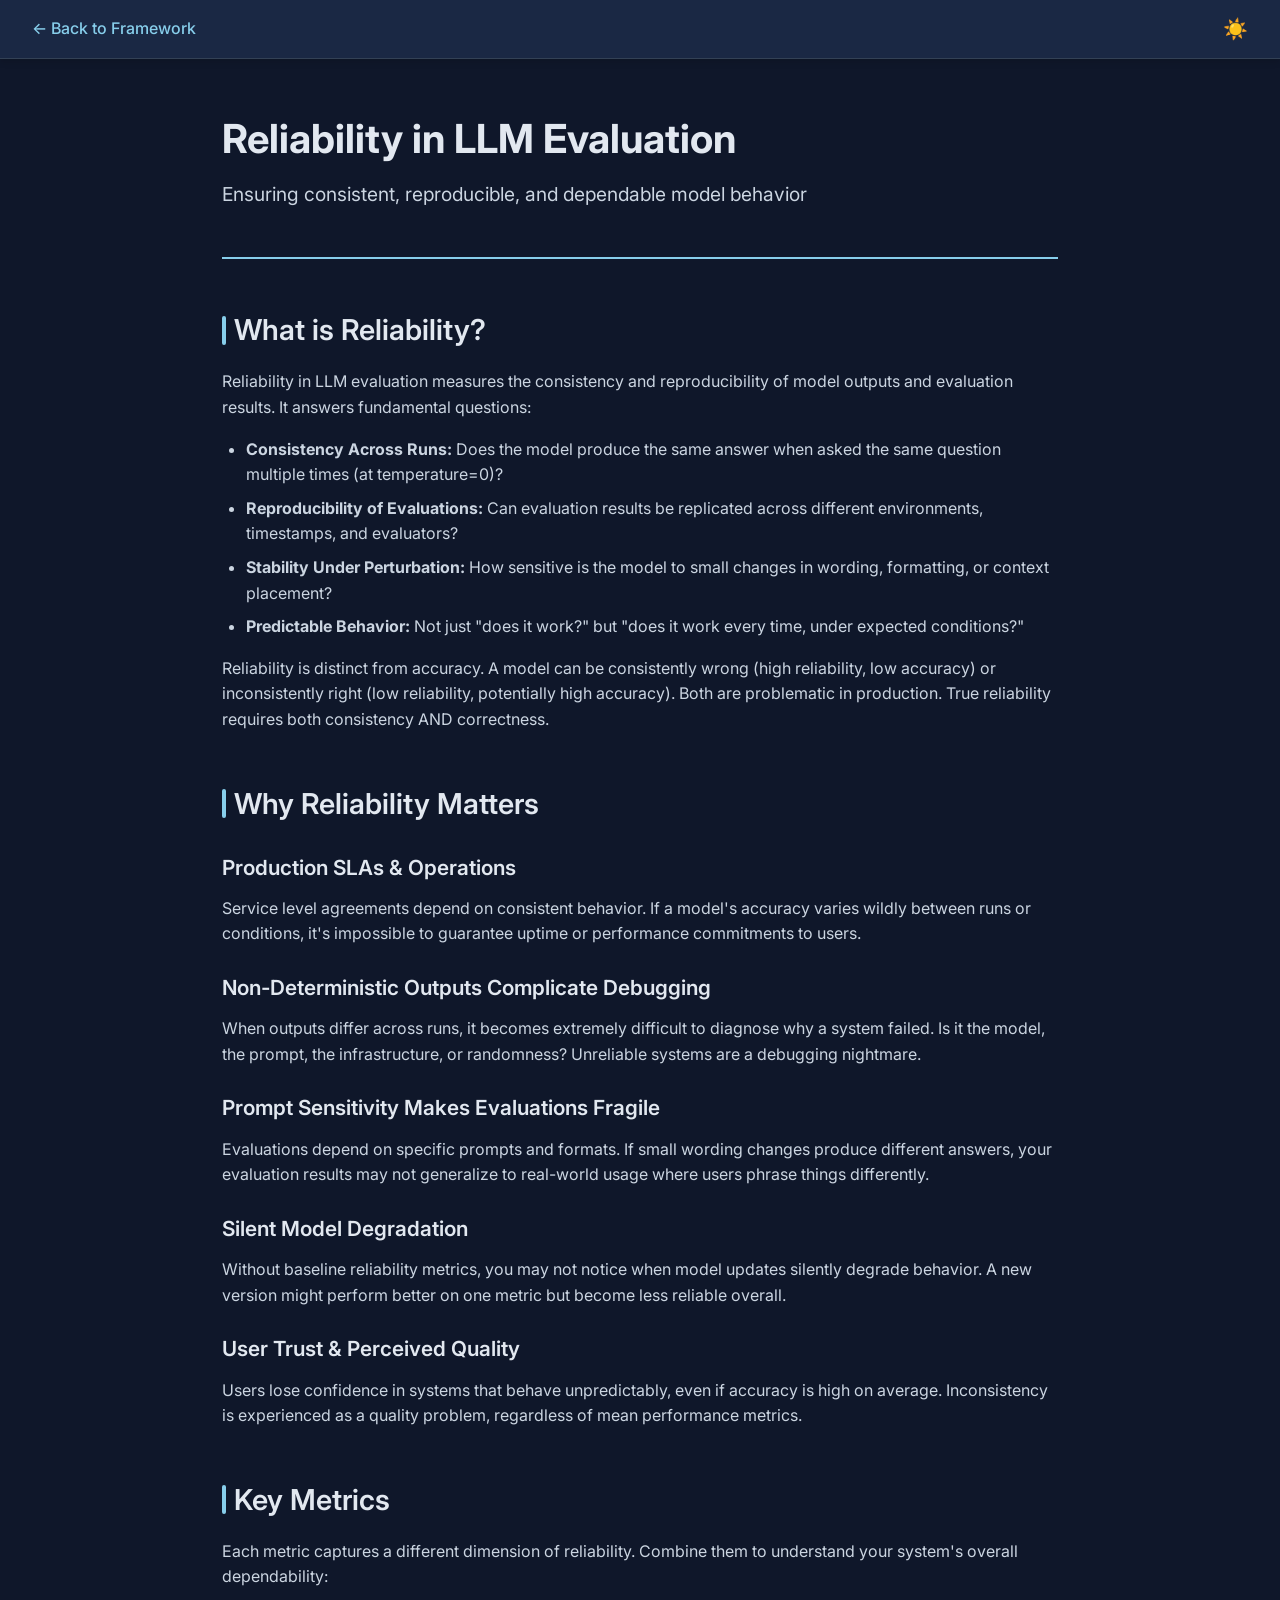
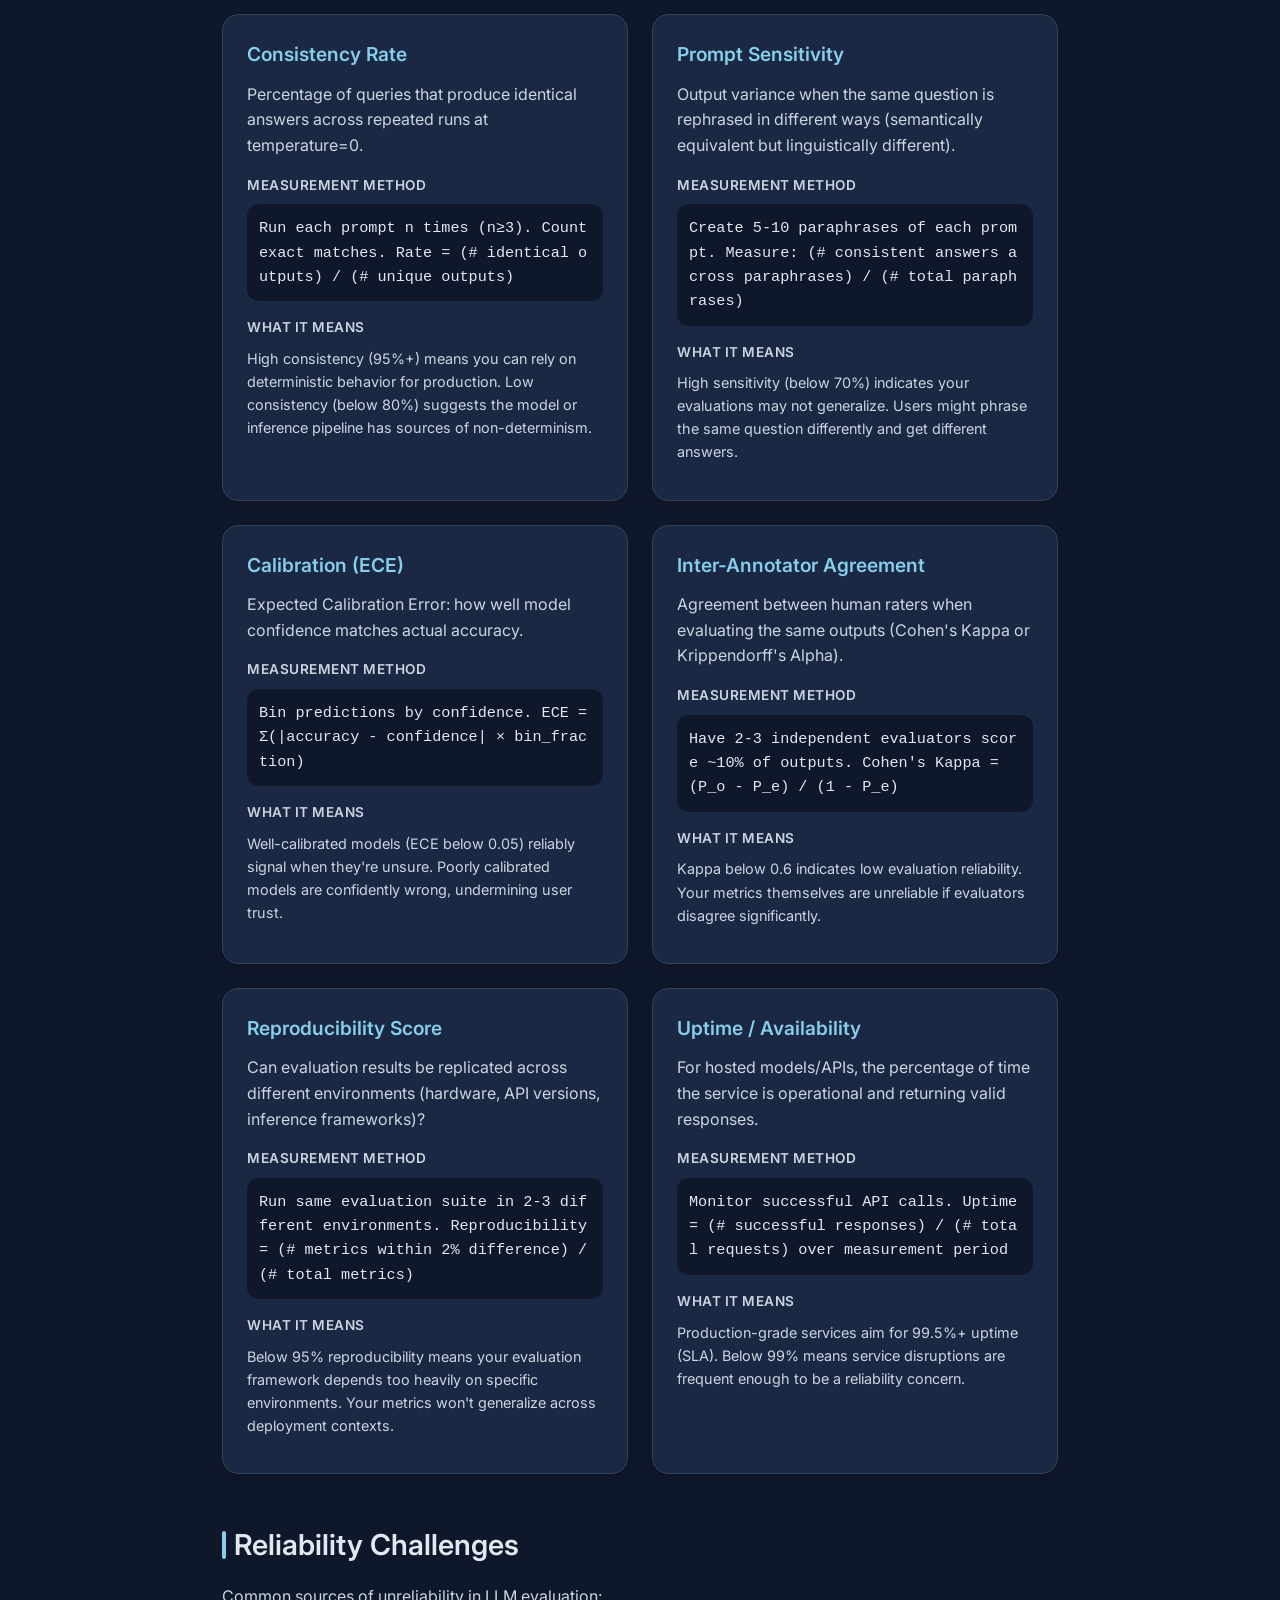
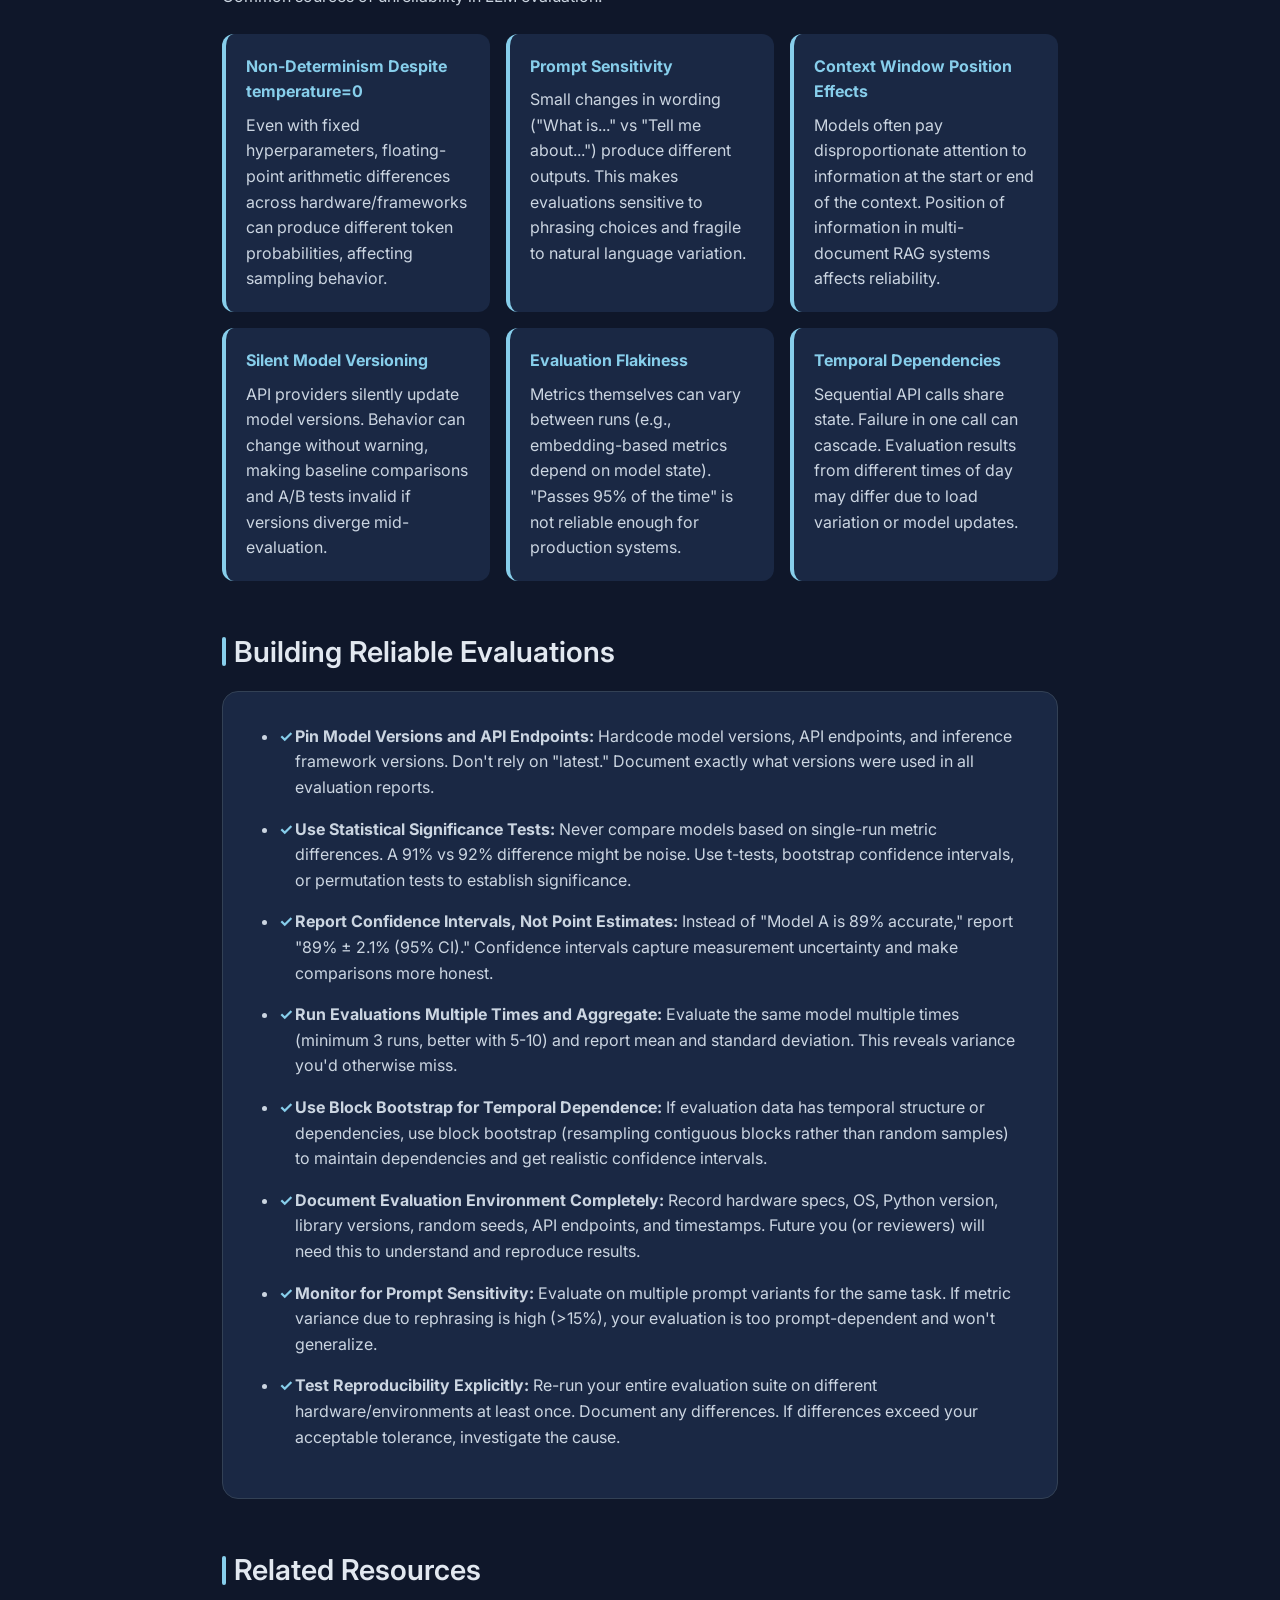
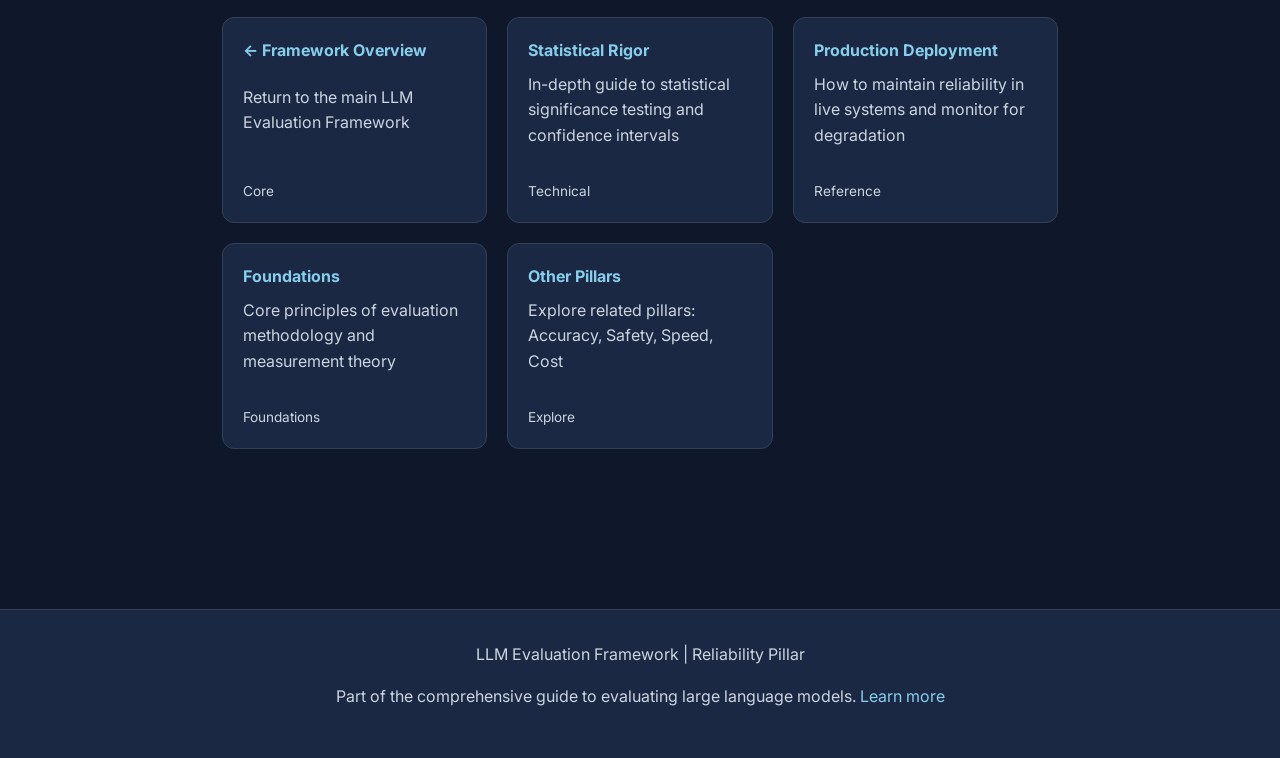
<file: portal/reliability.html>
<!DOCTYPE html>
<html lang="en" class="dark-mode">
<head>
    <meta charset="UTF-8">
    <meta name="viewport" content="width=device-width, initial-scale=1.0">
    <title>Reliability in LLM Evaluation</title>
    <link rel="preconnect" href="https://fonts.googleapis.com">
    <link rel="preconnect" href="https://fonts.gstatic.com" crossorigin>
    <link href="https://fonts.googleapis.com/css2?family=Inter:wght@400;500;600;700&display=swap" rel="stylesheet">
    <style>
        :root {
            --color-bg: #f8fafc;
            --color-bg-secondary: #f1f5f9;
            --color-text: #1e293b;
            --color-text-secondary: #334155;
            --color-accent: #56b4d9;
            --color-accent-dark: #3a9ec5;
            --color-accent-light: #87ceeb;
            --color-border: #cbd5e1;
            --radius-md: 12px;
            --radius-lg: 16px;
            --shadow-md: 0 4px 6px rgba(0,0,0,0.1);
            --shadow-lg: 0 10px 15px rgba(0,0,0,0.15);
        }

        html.dark-mode {
            --color-bg: #0f172a;
            --color-bg-secondary: #1a2844;
            --color-text: #e2e8f0;
            --color-text-secondary: #cbd5e1;
            --color-accent: #87ceeb;
            --color-accent-dark: #56b4d9;
            --color-accent-light: #a8ddf0;
            --color-border: #334155;
        }

        * {
            margin: 0;
            padding: 0;
            box-sizing: border-box;
        }

        html {
            scroll-behavior: smooth;
        }

        body {
            font-family: 'Inter', sans-serif;
            background-color: var(--color-bg);
            color: var(--color-text);
            line-height: 1.6;
            transition: background-color 0.3s ease, color 0.3s ease;
        }

        /* Navigation Bar */
        nav {
            position: sticky;
            top: 0;
            background-color: var(--color-bg-secondary);
            border-bottom: 1px solid var(--color-border);
            padding: 1rem 2rem;
            display: flex;
            justify-content: space-between;
            align-items: center;
            z-index: 100;
            box-shadow: var(--shadow-md);
            transition: background-color 0.3s ease;
        }

        nav a {
            color: var(--color-accent);
            text-decoration: none;
            font-weight: 500;
            display: flex;
            align-items: center;
            gap: 0.5rem;
            transition: color 0.3s ease;
        }

        nav a:hover {
            color: var(--color-accent-light);
        }

        .nav-right {
            display: flex;
            align-items: center;
            gap: 1.5rem;
        }

        .theme-toggle {
            background: none;
            border: none;
            color: var(--color-text);
            cursor: pointer;
            font-size: 1.25rem;
            transition: color 0.3s ease, transform 0.3s ease;
        }

        .theme-toggle:hover {
            transform: scale(1.1);
            color: var(--color-accent);
        }

        /* Main Content */
        main {
            max-width: 900px;
            margin: 0 auto;
            padding: 3rem 2rem;
        }

        /* Header Section */
        header {
            margin-bottom: 3rem;
            padding-bottom: 2rem;
            border-bottom: 2px solid var(--color-accent);
        }

        h1 {
            font-size: 2.5rem;
            font-weight: 700;
            margin-bottom: 0.5rem;
            color: var(--color-text);
        }

        .subtitle {
            font-size: 1.2rem;
            color: var(--color-text-secondary);
            font-weight: 400;
        }

        /* Section Styling */
        section {
            margin-bottom: 3rem;
        }

        h2 {
            font-size: 1.8rem;
            font-weight: 600;
            margin-bottom: 1rem;
            color: var(--color-text);
            display: flex;
            align-items: center;
            gap: 0.5rem;
        }

        h2::before {
            content: '';
            width: 4px;
            height: 1.8rem;
            background-color: var(--color-accent);
            border-radius: 2px;
        }

        h3 {
            font-size: 1.3rem;
            font-weight: 600;
            margin: 1.5rem 0 0.75rem 0;
            color: var(--color-text);
        }

        p {
            margin-bottom: 1rem;
            color: var(--color-text-secondary);
            font-size: 1rem;
        }

        ul, ol {
            margin-left: 1.5rem;
            margin-bottom: 1rem;
        }

        li {
            margin-bottom: 0.5rem;
            color: var(--color-text-secondary);
        }

        /* Metrics Cards */
        .metrics-grid {
            display: grid;
            grid-template-columns: repeat(auto-fit, minmax(280px, 1fr));
            gap: 1.5rem;
            margin: 1.5rem 0;
        }

        .metric-card {
            background-color: var(--color-bg-secondary);
            border: 1px solid var(--color-border);
            border-radius: var(--radius-lg);
            padding: 1.5rem;
            transition: all 0.3s ease;
            box-shadow: var(--shadow-md);
        }

        .metric-card:hover {
            border-color: var(--color-accent);
            box-shadow: var(--shadow-lg);
            transform: translateY(-2px);
        }

        .metric-card h3 {
            margin-top: 0;
            color: var(--color-accent);
            font-size: 1.2rem;
        }

        .metric-card .label {
            font-size: 0.85rem;
            font-weight: 600;
            text-transform: uppercase;
            letter-spacing: 0.5px;
            color: var(--color-text-secondary);
            margin-top: 1rem;
            margin-bottom: 0.5rem;
        }

        .metric-card .value {
            font-family: 'Monaco', 'Courier New', monospace;
            font-size: 0.95rem;
            color: var(--color-text);
            background-color: var(--color-bg);
            padding: 0.75rem;
            border-radius: var(--radius-md);
            margin-bottom: 1rem;
            word-break: break-all;
        }

        .metric-card .description {
            font-size: 0.9rem;
            margin-bottom: 0.75rem;
            color: var(--color-text-secondary);
        }

        /* Challenges */
        .challenges-list {
            display: grid;
            grid-template-columns: repeat(auto-fit, minmax(250px, 1fr));
            gap: 1rem;
            margin: 1.5rem 0;
        }

        .challenge-item {
            background-color: var(--color-bg-secondary);
            border-left: 4px solid var(--color-accent);
            border-radius: var(--radius-md);
            padding: 1.25rem;
            transition: all 0.3s ease;
        }

        .challenge-item:hover {
            box-shadow: var(--shadow-md);
            transform: translateX(4px);
        }

        .challenge-item strong {
            color: var(--color-accent);
            display: block;
            margin-bottom: 0.5rem;
        }

        .challenge-item p {
            margin-bottom: 0;
        }

        /* Tips Section */
        .tips-list {
            background-color: var(--color-bg-secondary);
            border-radius: var(--radius-lg);
            padding: 2rem;
            border: 1px solid var(--color-border);
        }

        .tips-list li {
            margin-bottom: 1rem;
            padding-left: 1rem;
            position: relative;
        }

        .tips-list li::before {
            content: '✓';
            position: absolute;
            left: 0;
            color: var(--color-accent);
            font-weight: bold;
        }

        /* Resources */
        .resources-grid {
            display: grid;
            grid-template-columns: repeat(auto-fit, minmax(240px, 1fr));
            gap: 1.25rem;
            margin: 1.5rem 0;
        }

        .resource-link {
            background-color: var(--color-bg-secondary);
            border: 1px solid var(--color-border);
            border-radius: var(--radius-md);
            padding: 1.25rem;
            text-decoration: none;
            transition: all 0.3s ease;
            display: flex;
            flex-direction: column;
            justify-content: space-between;
        }

        .resource-link:hover {
            background-color: var(--color-bg);
            border-color: var(--color-accent);
            box-shadow: var(--shadow-md);
        }

        .resource-link strong {
            color: var(--color-accent);
            margin-bottom: 0.5rem;
        }

        .resource-link-label {
            font-size: 0.85rem;
            color: var(--color-text-secondary);
            margin-top: 1rem;
        }

        /* Back to Top Button */
        .back-to-top {
            position: fixed;
            bottom: 2rem;
            right: 2rem;
            background-color: var(--color-accent);
            color: var(--color-bg);
            border: none;
            border-radius: 50%;
            width: 3rem;
            height: 3rem;
            font-size: 1.5rem;
            cursor: pointer;
            display: none;
            align-items: center;
            justify-content: center;
            box-shadow: var(--shadow-lg);
            transition: all 0.3s ease;
            z-index: 99;
        }

        .back-to-top:hover {
            background-color: var(--color-accent-dark);
            transform: scale(1.1);
        }

        .back-to-top.show {
            display: flex;
        }

        /* Footer */
        footer {
            background-color: var(--color-bg-secondary);
            border-top: 1px solid var(--color-border);
            padding: 2rem;
            margin-top: 4rem;
            text-align: center;
            color: var(--color-text-secondary);
            font-size: 0.95rem;
        }

        footer a {
            color: var(--color-accent);
            text-decoration: none;
            transition: color 0.3s ease;
        }

        footer a:hover {
            color: var(--color-accent-light);
        }

        /* Responsive */
        @media (max-width: 768px) {
            h1 {
                font-size: 2rem;
            }

            h2 {
                font-size: 1.5rem;
            }

            main {
                padding: 2rem 1rem;
            }

            nav {
                padding: 1rem;
                gap: 1rem;
            }

            nav a {
                font-size: 0.95rem;
            }

            .metrics-grid {
                grid-template-columns: 1fr;
            }

            .challenges-list {
                grid-template-columns: 1fr;
            }

            .resources-grid {
                grid-template-columns: 1fr;
            }

            .back-to-top {
                bottom: 1rem;
                right: 1rem;
                width: 2.5rem;
                height: 2.5rem;
                font-size: 1.25rem;
            }
        }
    </style>
</head>
<body>
    <!-- Navigation -->
    <nav>
        <a href="index.html">← Back to Framework</a>
        <div class="nav-right">
            <button class="theme-toggle" aria-label="Toggle dark mode">🌙</button>
        </div>
    </nav>

    <!-- Main Content -->
    <main>
        <header>
            <h1>Reliability in LLM Evaluation</h1>
            <p class="subtitle">Ensuring consistent, reproducible, and dependable model behavior</p>
        </header>

        <!-- Section 1: What is Reliability? -->
        <section id="what-is-reliability">
            <h2>What is Reliability?</h2>
            <p>Reliability in LLM evaluation measures the consistency and reproducibility of model outputs and evaluation results. It answers fundamental questions:</p>
            <ul>
                <li><strong>Consistency Across Runs:</strong> Does the model produce the same answer when asked the same question multiple times (at temperature=0)?</li>
                <li><strong>Reproducibility of Evaluations:</strong> Can evaluation results be replicated across different environments, timestamps, and evaluators?</li>
                <li><strong>Stability Under Perturbation:</strong> How sensitive is the model to small changes in wording, formatting, or context placement?</li>
                <li><strong>Predictable Behavior:</strong> Not just "does it work?" but "does it work every time, under expected conditions?"</li>
            </ul>
            <p>Reliability is distinct from accuracy. A model can be consistently wrong (high reliability, low accuracy) or inconsistently right (low reliability, potentially high accuracy). Both are problematic in production. True reliability requires both consistency AND correctness.</p>
        </section>

        <!-- Section 2: Why Reliability Matters -->
        <section id="why-reliability-matters">
            <h2>Why Reliability Matters</h2>
            <h3>Production SLAs & Operations</h3>
            <p>Service level agreements depend on consistent behavior. If a model's accuracy varies wildly between runs or conditions, it's impossible to guarantee uptime or performance commitments to users.</p>
            <h3>Non-Deterministic Outputs Complicate Debugging</h3>
            <p>When outputs differ across runs, it becomes extremely difficult to diagnose why a system failed. Is it the model, the prompt, the infrastructure, or randomness? Unreliable systems are a debugging nightmare.</p>
            <h3>Prompt Sensitivity Makes Evaluations Fragile</h3>
            <p>Evaluations depend on specific prompts and formats. If small wording changes produce different answers, your evaluation results may not generalize to real-world usage where users phrase things differently.</p>
            <h3>Silent Model Degradation</h3>
            <p>Without baseline reliability metrics, you may not notice when model updates silently degrade behavior. A new version might perform better on one metric but become less reliable overall.</p>
            <h3>User Trust & Perceived Quality</h3>
            <p>Users lose confidence in systems that behave unpredictably, even if accuracy is high on average. Inconsistency is experienced as a quality problem, regardless of mean performance metrics.</p>
        </section>

        <!-- Section 3: Key Metrics -->
        <section id="key-metrics">
            <h2>Key Metrics</h2>
            <p>Each metric captures a different dimension of reliability. Combine them to understand your system's overall dependability:</p>

            <div class="metrics-grid">
                <div class="metric-card">
                    <h3>Consistency Rate</h3>
                    <p>Percentage of queries that produce identical answers across repeated runs at temperature=0.</p>
                    <div class="label">Measurement Method</div>
                    <div class="value">Run each prompt n times (n≥3). Count exact matches. Rate = (# identical outputs) / (# unique outputs)</div>
                    <div class="label">What It Means</div>
                    <div class="description">High consistency (95%+) means you can rely on deterministic behavior for production. Low consistency (below 80%) suggests the model or inference pipeline has sources of non-determinism.</div>
                </div>

                <div class="metric-card">
                    <h3>Prompt Sensitivity</h3>
                    <p>Output variance when the same question is rephrased in different ways (semantically equivalent but linguistically different).</p>
                    <div class="label">Measurement Method</div>
                    <div class="value">Create 5-10 paraphrases of each prompt. Measure: (# consistent answers across paraphrases) / (# total paraphrases)</div>
                    <div class="label">What It Means</div>
                    <div class="description">High sensitivity (below 70%) indicates your evaluations may not generalize. Users might phrase the same question differently and get different answers.</div>
                </div>

                <div class="metric-card">
                    <h3>Calibration (ECE)</h3>
                    <p>Expected Calibration Error: how well model confidence matches actual accuracy.</p>
                    <div class="label">Measurement Method</div>
                    <div class="value">Bin predictions by confidence. ECE = Σ(|accuracy - confidence| × bin_fraction)</div>
                    <div class="label">What It Means</div>
                    <div class="description">Well-calibrated models (ECE below 0.05) reliably signal when they're unsure. Poorly calibrated models are confidently wrong, undermining user trust.</div>
                </div>

                <div class="metric-card">
                    <h3>Inter-Annotator Agreement</h3>
                    <p>Agreement between human raters when evaluating the same outputs (Cohen's Kappa or Krippendorff's Alpha).</p>
                    <div class="label">Measurement Method</div>
                    <div class="value">Have 2-3 independent evaluators score ~10% of outputs. Cohen's Kappa = (P_o - P_e) / (1 - P_e)</div>
                    <div class="label">What It Means</div>
                    <div class="description">Kappa below 0.6 indicates low evaluation reliability. Your metrics themselves are unreliable if evaluators disagree significantly.</div>
                </div>

                <div class="metric-card">
                    <h3>Reproducibility Score</h3>
                    <p>Can evaluation results be replicated across different environments (hardware, API versions, inference frameworks)?</p>
                    <div class="label">Measurement Method</div>
                    <div class="value">Run same evaluation suite in 2-3 different environments. Reproducibility = (# metrics within 2% difference) / (# total metrics)</div>
                    <div class="label">What It Means</div>
                    <div class="description">Below 95% reproducibility means your evaluation framework depends too heavily on specific environments. Your metrics won't generalize across deployment contexts.</div>
                </div>

                <div class="metric-card">
                    <h3>Uptime / Availability</h3>
                    <p>For hosted models/APIs, the percentage of time the service is operational and returning valid responses.</p>
                    <div class="label">Measurement Method</div>
                    <div class="value">Monitor successful API calls. Uptime = (# successful responses) / (# total requests) over measurement period</div>
                    <div class="label">What It Means</div>
                    <div class="description">Production-grade services aim for 99.5%+ uptime (SLA). Below 99% means service disruptions are frequent enough to be a reliability concern.</div>
                </div>
            </div>
        </section>

        <!-- Section 4: Reliability Challenges -->
        <section id="challenges">
            <h2>Reliability Challenges</h2>
            <p>Common sources of unreliability in LLM evaluation:</p>

            <div class="challenges-list">
                <div class="challenge-item">
                    <strong>Non-Determinism Despite temperature=0</strong>
                    <p>Even with fixed hyperparameters, floating-point arithmetic differences across hardware/frameworks can produce different token probabilities, affecting sampling behavior.</p>
                </div>
                <div class="challenge-item">
                    <strong>Prompt Sensitivity</strong>
                    <p>Small changes in wording ("What is..." vs "Tell me about...") produce different outputs. This makes evaluations sensitive to phrasing choices and fragile to natural language variation.</p>
                </div>
                <div class="challenge-item">
                    <strong>Context Window Position Effects</strong>
                    <p>Models often pay disproportionate attention to information at the start or end of the context. Position of information in multi-document RAG systems affects reliability.</p>
                </div>
                <div class="challenge-item">
                    <strong>Silent Model Versioning</strong>
                    <p>API providers silently update model versions. Behavior can change without warning, making baseline comparisons and A/B tests invalid if versions diverge mid-evaluation.</p>
                </div>
                <div class="challenge-item">
                    <strong>Evaluation Flakiness</strong>
                    <p>Metrics themselves can vary between runs (e.g., embedding-based metrics depend on model state). "Passes 95% of the time" is not reliable enough for production systems.</p>
                </div>
                <div class="challenge-item">
                    <strong>Temporal Dependencies</strong>
                    <p>Sequential API calls share state. Failure in one call can cascade. Evaluation results from different times of day may differ due to load variation or model updates.</p>
                </div>
            </div>
        </section>

        <!-- Section 5: Building Reliable Evaluations -->
        <section id="building-reliable">
            <h2>Building Reliable Evaluations</h2>

            <div class="tips-list">
                <ul>
                    <li><strong>Pin Model Versions and API Endpoints:</strong> Hardcode model versions, API endpoints, and inference framework versions. Don't rely on "latest." Document exactly what versions were used in all evaluation reports.</li>

                    <li><strong>Use Statistical Significance Tests:</strong> Never compare models based on single-run metric differences. A 91% vs 92% difference might be noise. Use t-tests, bootstrap confidence intervals, or permutation tests to establish significance.</li>

                    <li><strong>Report Confidence Intervals, Not Point Estimates:</strong> Instead of "Model A is 89% accurate," report "89% ± 2.1% (95% CI)." Confidence intervals capture measurement uncertainty and make comparisons more honest.</li>

                    <li><strong>Run Evaluations Multiple Times and Aggregate:</strong> Evaluate the same model multiple times (minimum 3 runs, better with 5-10) and report mean and standard deviation. This reveals variance you'd otherwise miss.</li>

                    <li><strong>Use Block Bootstrap for Temporal Dependence:</strong> If evaluation data has temporal structure or dependencies, use block bootstrap (resampling contiguous blocks rather than random samples) to maintain dependencies and get realistic confidence intervals.</li>

                    <li><strong>Document Evaluation Environment Completely:</strong> Record hardware specs, OS, Python version, library versions, random seeds, API endpoints, and timestamps. Future you (or reviewers) will need this to understand and reproduce results.</li>

                    <li><strong>Monitor for Prompt Sensitivity:</strong> Evaluate on multiple prompt variants for the same task. If metric variance due to rephrasing is high (>15%), your evaluation is too prompt-dependent and won't generalize.</li>

                    <li><strong>Test Reproducibility Explicitly:</strong> Re-run your entire evaluation suite on different hardware/environments at least once. Document any differences. If differences exceed your acceptable tolerance, investigate the cause.</li>
                </ul>
            </div>
        </section>

        <!-- Section 6: Related Resources -->
        <section id="resources">
            <h2>Related Resources</h2>

            <div class="resources-grid">
                <a href="index.html" class="resource-link">
                    <strong>← Framework Overview</strong>
                    <p>Return to the main LLM Evaluation Framework</p>
                    <span class="resource-link-label">Core</span>
                </a>

                <a href="index.html#statistical-rigor" class="resource-link">
                    <strong>Statistical Rigor</strong>
                    <p>In-depth guide to statistical significance testing and confidence intervals</p>
                    <span class="resource-link-label">Technical</span>
                </a>

                <a href="index.html#production" class="resource-link">
                    <strong>Production Deployment</strong>
                    <p>How to maintain reliability in live systems and monitor for degradation</p>
                    <span class="resource-link-label">Reference</span>
                </a>

                <a href="index.html#foundations" class="resource-link">
                    <strong>Foundations</strong>
                    <p>Core principles of evaluation methodology and measurement theory</p>
                    <span class="resource-link-label">Foundations</span>
                </a>

                <a href="index.html" class="resource-link">
                    <strong>Other Pillars</strong>
                    <p>Explore related pillars: Accuracy, Safety, Speed, Cost</p>
                    <span class="resource-link-label">Explore</span>
                </a>
            </div>
        </section>
    </main>

    <!-- Back to Top Button -->
    <button class="back-to-top" id="backToTop" aria-label="Back to top">↑</button>

    <!-- Footer -->
    <footer>
        <p>LLM Evaluation Framework | Reliability Pillar</p>
        <p>Part of the comprehensive guide to evaluating large language models. <a href="index.html">Learn more</a></p>
    </footer>

    <script>
        // Dark mode toggle
        const themeToggle = document.querySelector('.theme-toggle');
        const htmlElement = document.documentElement;

        themeToggle.addEventListener('click', () => {
            htmlElement.classList.toggle('dark-mode');
            const isDarkMode = htmlElement.classList.contains('dark-mode');
            localStorage.setItem('darkMode', isDarkMode);
            updateThemeToggleIcon();
        });

        function updateThemeToggleIcon() {
            const isDarkMode = htmlElement.classList.contains('dark-mode');
            themeToggle.textContent = isDarkMode ? '☀️' : '🌙';
        }

        // Load theme preference
        const savedDarkMode = localStorage.getItem('darkMode');
        if (savedDarkMode === 'false') {
            htmlElement.classList.remove('dark-mode');
        }
        updateThemeToggleIcon();

        // Back to top button
        const backToTopButton = document.getElementById('backToTop');

        window.addEventListener('scroll', () => {
            if (window.pageYOffset > 300) {
                backToTopButton.classList.add('show');
            } else {
                backToTopButton.classList.remove('show');
            }
        });

        backToTopButton.addEventListener('click', () => {
            window.scrollTo({
                top: 0,
                behavior: 'smooth'
            });
        });
    </script>
</body>
</html>
</file>
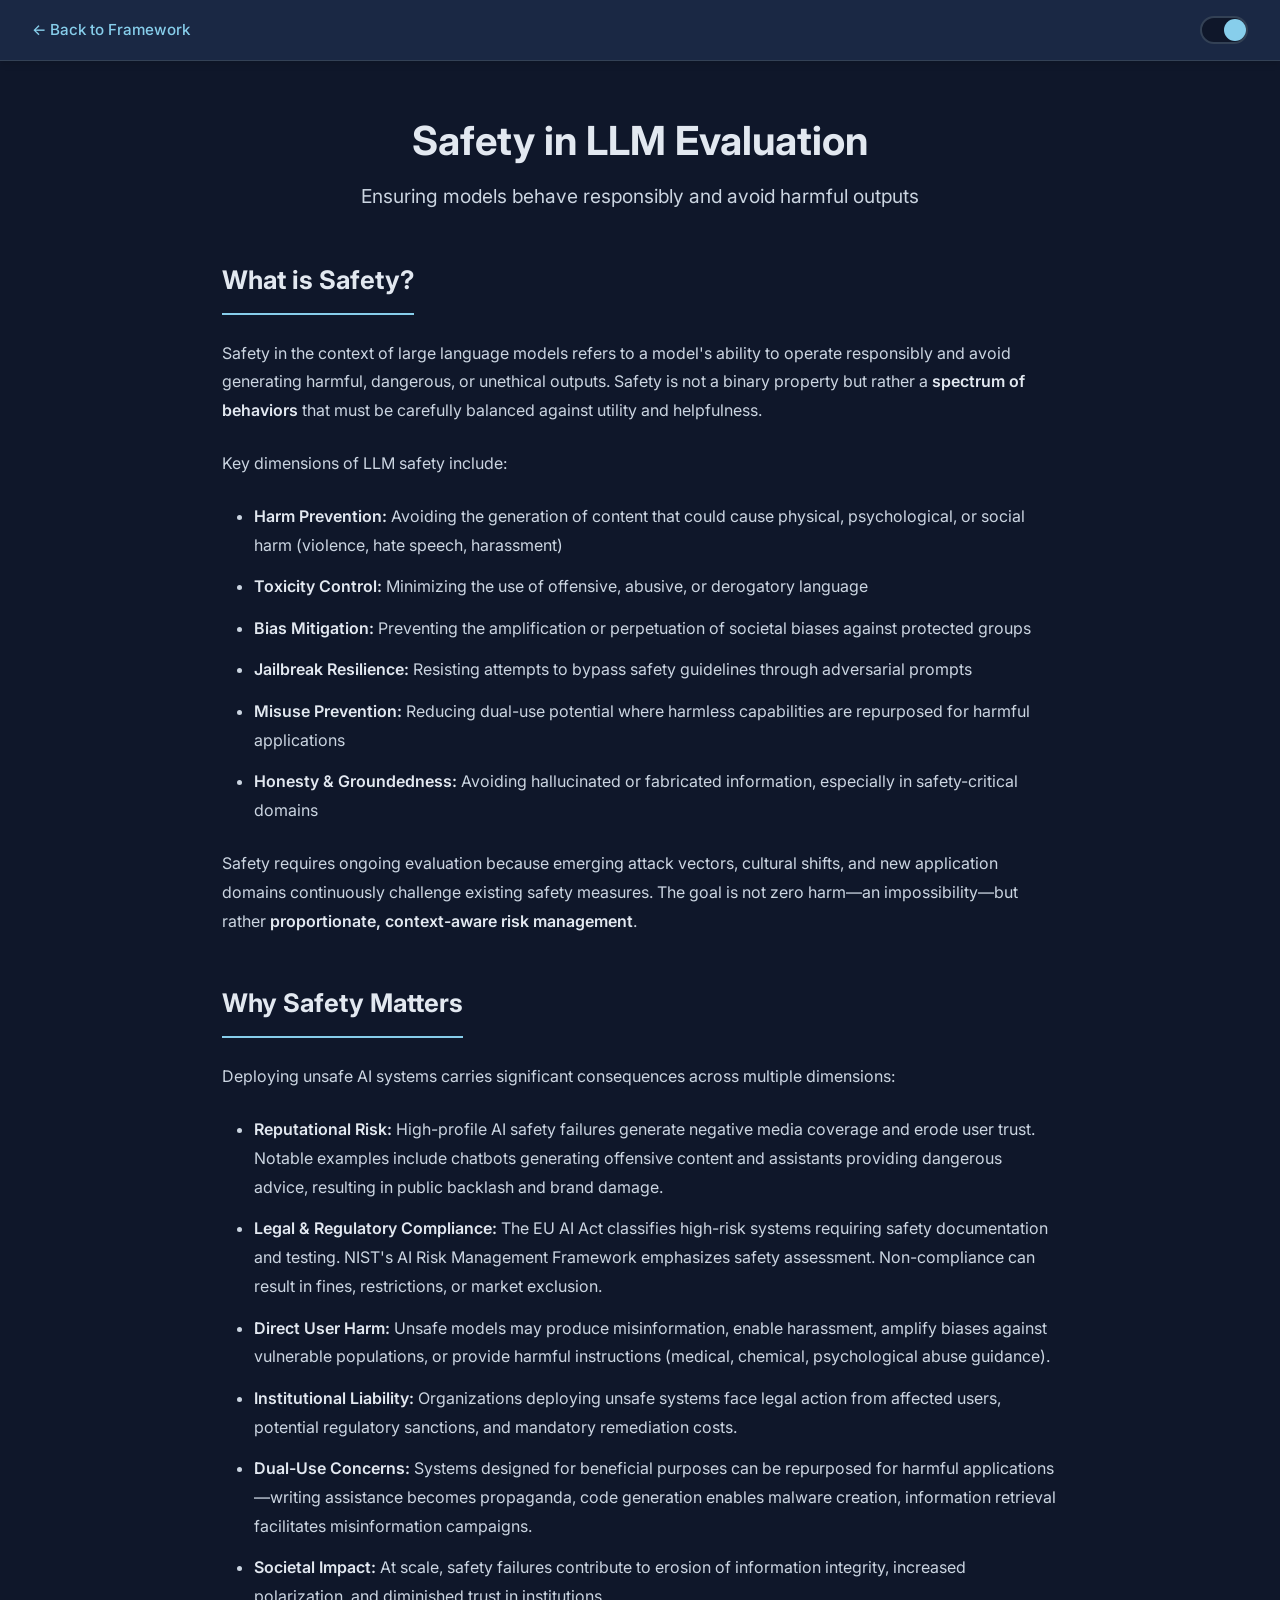
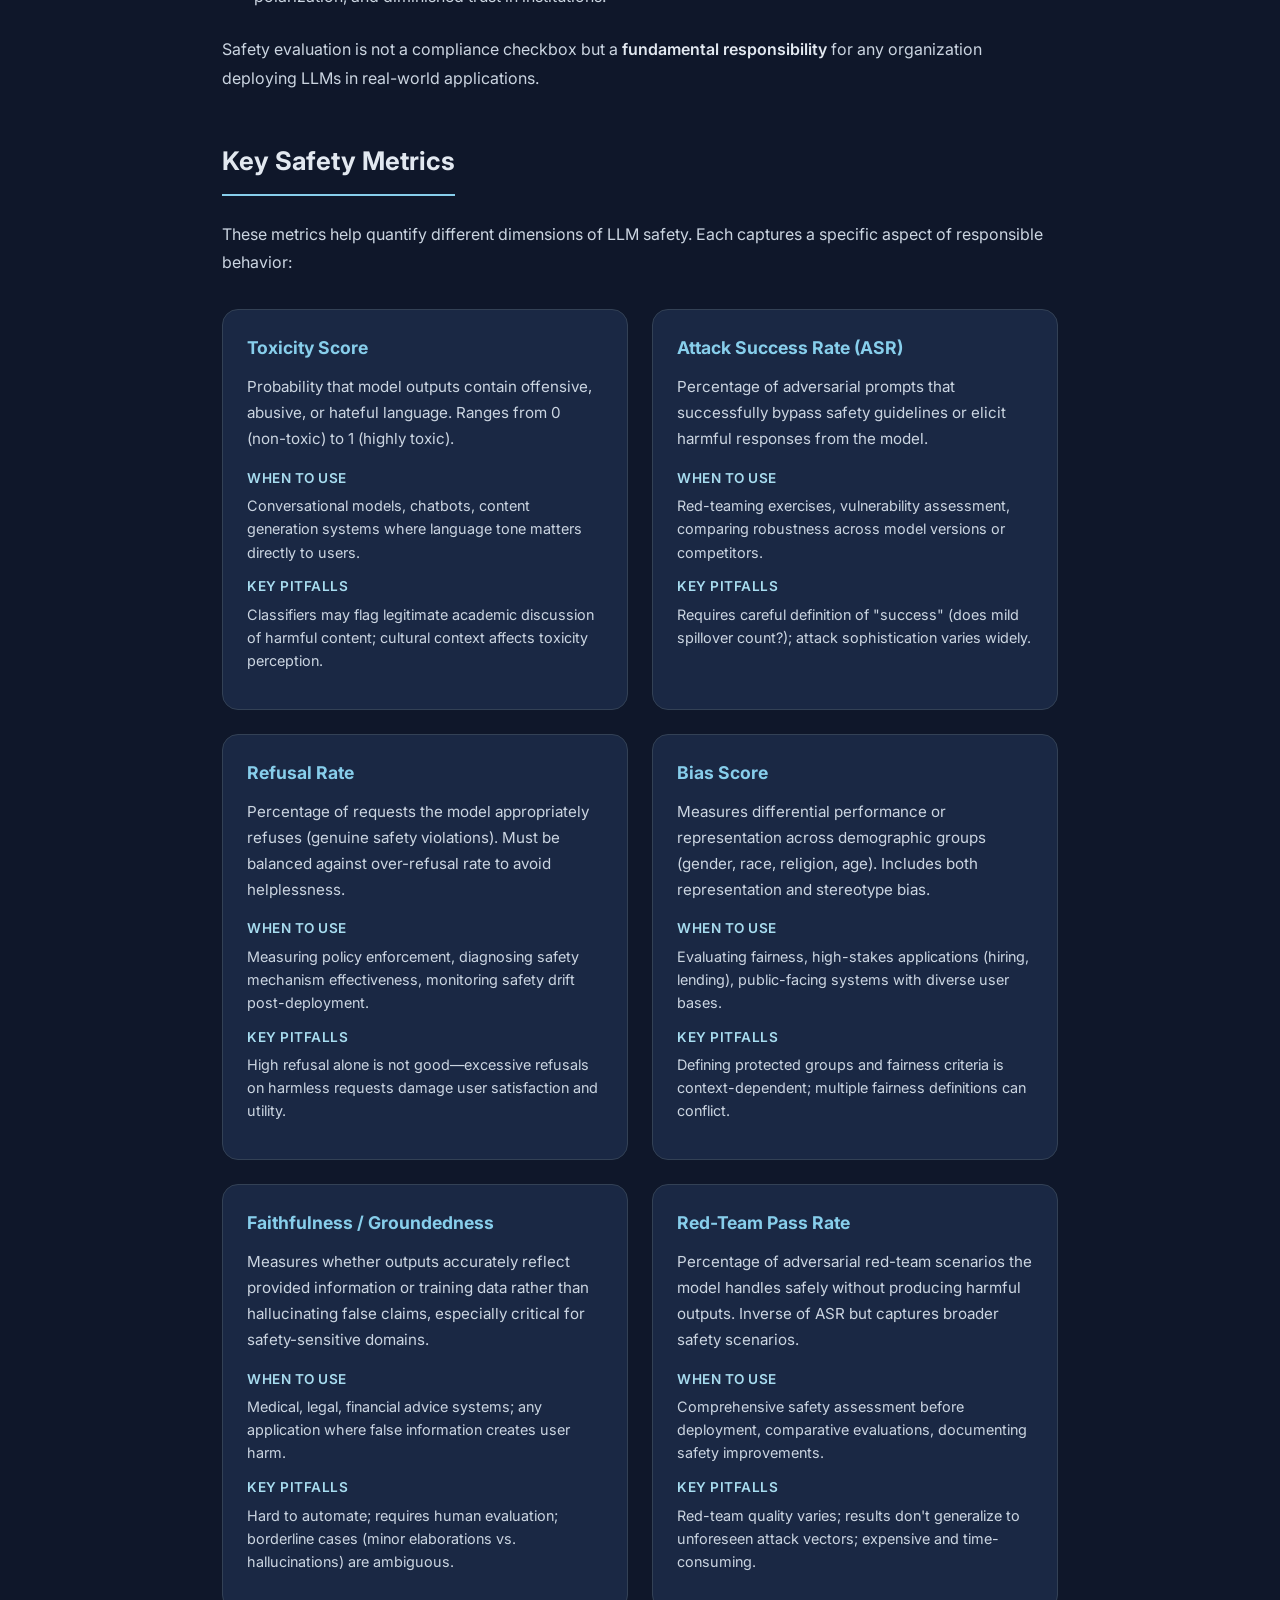
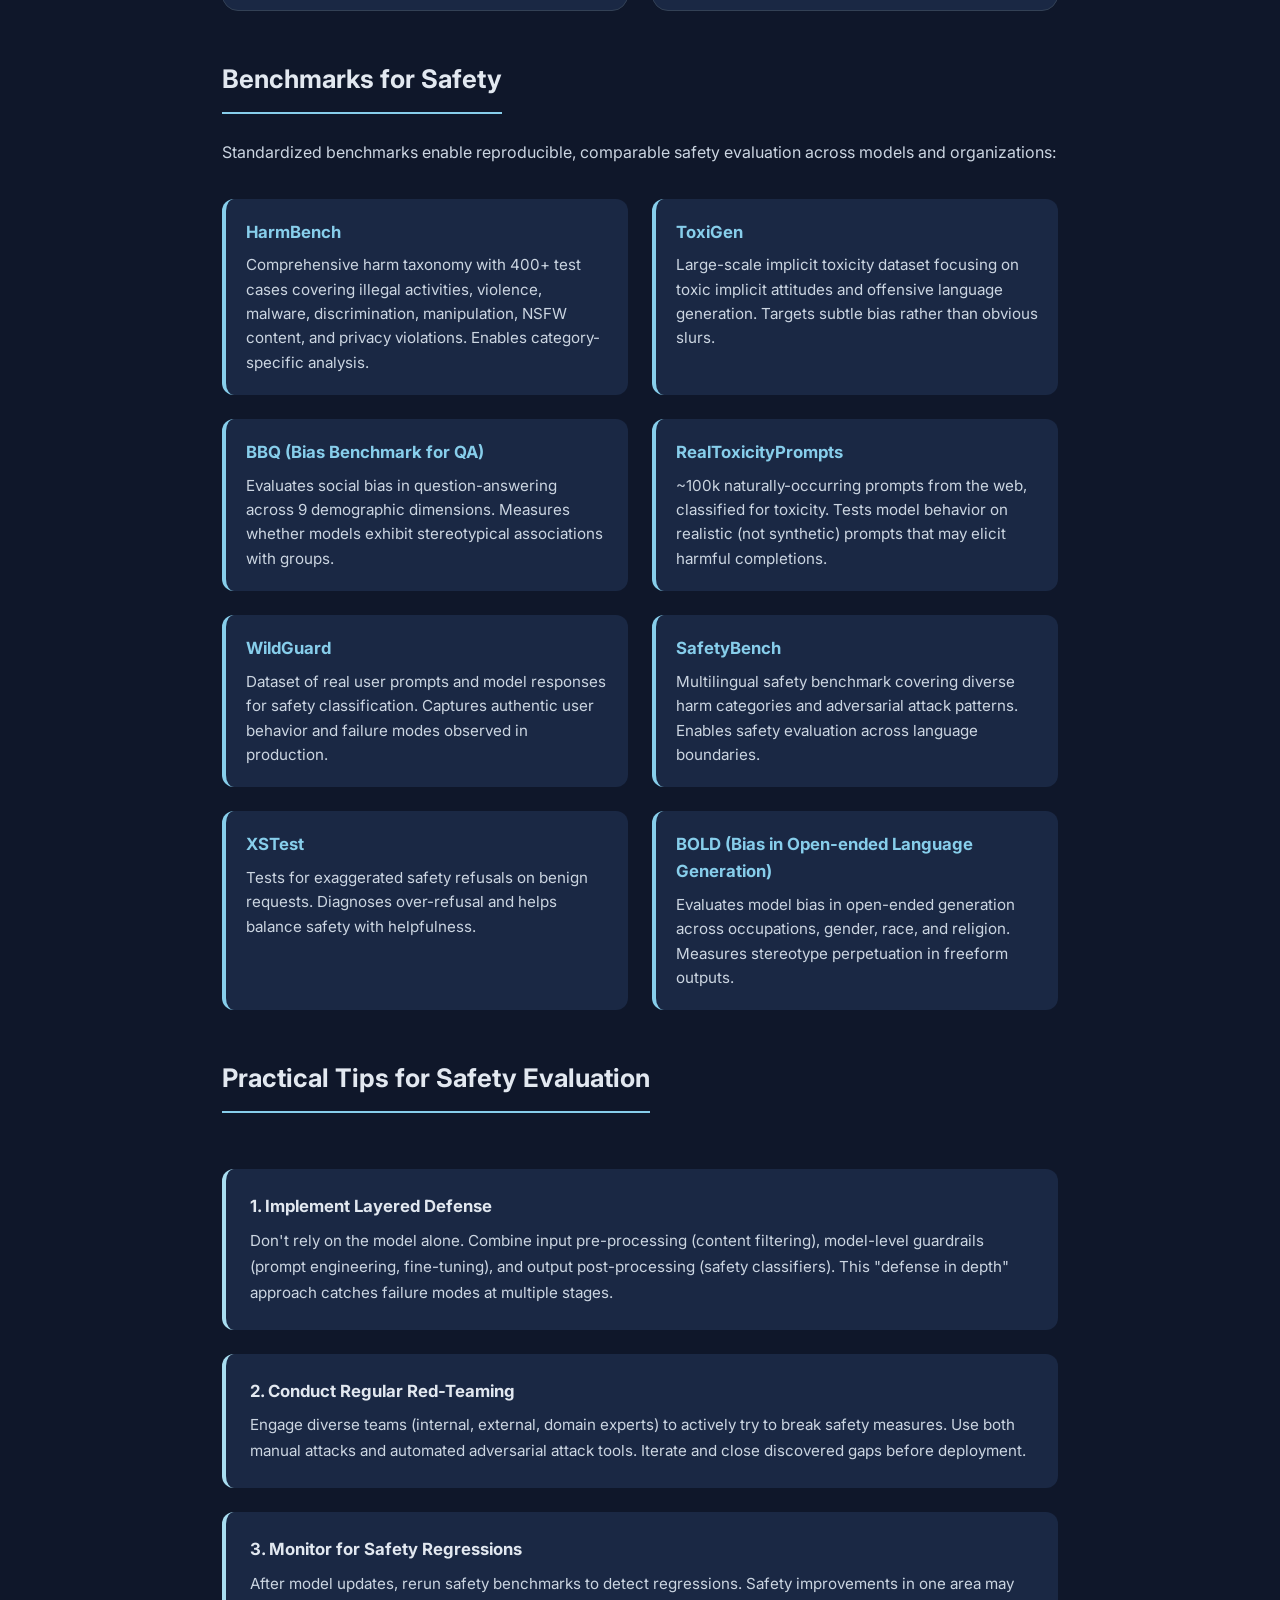
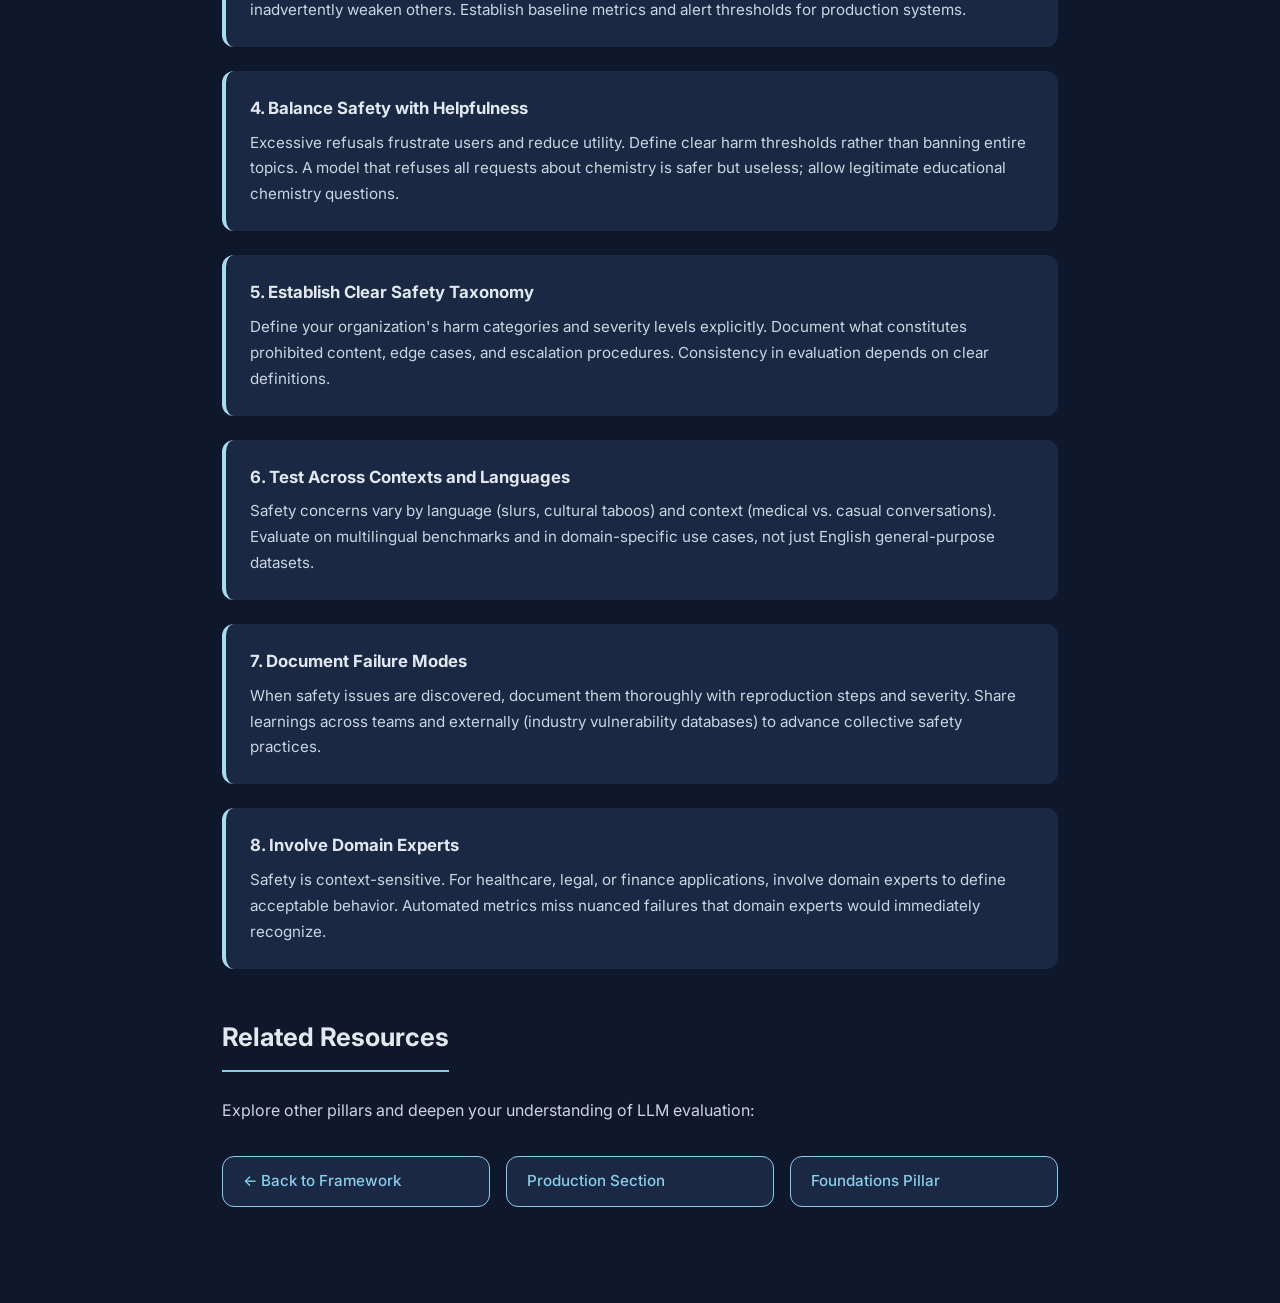
<file: portal/safety.html>
<!DOCTYPE html>
<html lang="en" class="dark-mode">
<head>
    <meta charset="UTF-8">
    <meta name="viewport" content="width=device-width, initial-scale=1.0">
    <title>Safety in LLM Evaluation - LLM Eval Hub</title>
    <link rel="preconnect" href="https://fonts.googleapis.com">
    <link rel="preconnect" href="https://fonts.gstatic.com" crossorigin>
    <link href="https://fonts.googleapis.com/css2?family=Inter:wght@400;500;600;700&display=swap" rel="stylesheet">
    <style>
        :root {
            --color-bg: #f8fafc;
            --color-bg-secondary: #f1f5f9;
            --color-text: #1e293b;
            --color-text-secondary: #334155;
            --color-accent: #56b4d9;
            --color-accent-dark: #3a9ec5;
            --color-accent-light: #87ceeb;
            --color-border: #cbd5e1;
            --radius-md: 12px;
            --radius-lg: 16px;
            --shadow-md: 0 4px 6px rgba(0,0,0,0.1);
            --shadow-lg: 0 10px 15px rgba(0,0,0,0.15);
        }

        html.dark-mode {
            --color-bg: #0f172a;
            --color-bg-secondary: #1a2844;
            --color-text: #e2e8f0;
            --color-text-secondary: #cbd5e1;
            --color-accent: #87ceeb;
            --color-accent-dark: #56b4d9;
            --color-accent-light: #a8ddf0;
            --color-border: #334155;
        }

        * {
            margin: 0;
            padding: 0;
            box-sizing: border-box;
        }

        body {
            font-family: 'Inter', -apple-system, BlinkMacSystemFont, 'Segoe UI', sans-serif;
            background-color: var(--color-bg);
            color: var(--color-text);
            line-height: 1.6;
            transition: background-color 0.3s, color 0.3s;
        }

        /* Sticky Navigation */
        .nav-bar {
            position: sticky;
            top: 0;
            z-index: 100;
            background-color: var(--color-bg-secondary);
            border-bottom: 1px solid var(--color-border);
            padding: 1rem 2rem;
            display: flex;
            justify-content: space-between;
            align-items: center;
            box-shadow: var(--shadow-md);
        }

        .nav-left {
            display: flex;
            align-items: center;
            gap: 1rem;
        }

        .nav-link {
            display: inline-flex;
            align-items: center;
            gap: 0.5rem;
            color: var(--color-accent);
            text-decoration: none;
            font-weight: 500;
            font-size: 0.95rem;
            transition: color 0.2s;
        }

        .nav-link:hover {
            color: var(--color-accent-dark);
        }

        .theme-toggle {
            width: 48px;
            height: 28px;
            border-radius: 14px;
            border: 2px solid var(--color-border);
            background-color: var(--color-bg);
            cursor: pointer;
            display: flex;
            align-items: center;
            padding: 2px;
            transition: background-color 0.3s;
        }

        .theme-toggle:hover {
            border-color: var(--color-accent);
        }

        .toggle-circle {
            width: 22px;
            height: 22px;
            border-radius: 50%;
            background-color: var(--color-accent);
            transition: transform 0.3s;
        }

        html.dark-mode .toggle-circle {
            transform: translateX(20px);
        }

        /* Main Container */
        .container {
            max-width: 900px;
            margin: 0 auto;
            padding: 3rem 2rem;
        }

        /* Header */
        .header {
            margin-bottom: 3rem;
            text-align: center;
        }

        .title {
            font-size: 2.5rem;
            font-weight: 700;
            margin-bottom: 0.5rem;
            color: var(--color-text);
        }

        .subtitle {
            font-size: 1.2rem;
            color: var(--color-text-secondary);
            font-weight: 400;
        }

        /* Sections */
        .section {
            margin-bottom: 3rem;
        }

        .section-title {
            font-size: 1.6rem;
            font-weight: 700;
            margin-bottom: 1.5rem;
            color: var(--color-text);
            padding-bottom: 0.75rem;
            border-bottom: 2px solid var(--color-accent);
            display: inline-block;
        }

        .section-content {
            font-size: 1rem;
            color: var(--color-text-secondary);
            line-height: 1.8;
        }

        .section-content p {
            margin-bottom: 1.5rem;
        }

        .section-content ul, .section-content ol {
            margin-left: 2rem;
            margin-bottom: 1.5rem;
        }

        .section-content li {
            margin-bottom: 0.8rem;
        }

        .section-content strong {
            color: var(--color-text);
            font-weight: 600;
        }

        /* Metrics Cards */
        .metrics-grid {
            display: grid;
            grid-template-columns: repeat(auto-fit, minmax(300px, 1fr));
            gap: 1.5rem;
            margin: 2rem 0;
        }

        .metric-card {
            background-color: var(--color-bg-secondary);
            border: 1px solid var(--color-border);
            border-radius: var(--radius-lg);
            padding: 1.5rem;
            transition: transform 0.2s, box-shadow 0.2s;
        }

        .metric-card:hover {
            transform: translateY(-4px);
            box-shadow: var(--shadow-lg);
        }

        .metric-title {
            font-size: 1.1rem;
            font-weight: 700;
            color: var(--color-accent);
            margin-bottom: 0.75rem;
        }

        .metric-description {
            font-size: 0.95rem;
            color: var(--color-text-secondary);
            margin-bottom: 1rem;
            line-height: 1.7;
        }

        .metric-subsection {
            margin-bottom: 0.8rem;
        }

        .metric-label {
            font-size: 0.85rem;
            font-weight: 600;
            color: var(--color-accent-light);
            text-transform: uppercase;
            letter-spacing: 0.5px;
            margin-bottom: 0.3rem;
        }

        .metric-text {
            font-size: 0.9rem;
            color: var(--color-text-secondary);
        }

        /* Benchmarks Section */
        .benchmarks-list {
            display: grid;
            grid-template-columns: repeat(auto-fit, minmax(280px, 1fr));
            gap: 1.5rem;
            margin: 2rem 0;
        }

        .benchmark-item {
            background-color: var(--color-bg-secondary);
            border-left: 4px solid var(--color-accent);
            border-radius: var(--radius-md);
            padding: 1.25rem;
            transition: background-color 0.2s;
        }

        .benchmark-item:hover {
            background-color: rgba(135, 206, 235, 0.1);
        }

        .benchmark-name {
            font-size: 1.05rem;
            font-weight: 700;
            color: var(--color-accent);
            margin-bottom: 0.5rem;
        }

        .benchmark-description {
            font-size: 0.95rem;
            color: var(--color-text-secondary);
            line-height: 1.6;
        }

        /* Tips Section */
        .tips-list {
            display: flex;
            flex-direction: column;
            gap: 1.5rem;
            margin: 2rem 0;
        }

        .tip-item {
            background-color: var(--color-bg-secondary);
            border-radius: var(--radius-md);
            padding: 1.5rem;
            border-left: 4px solid var(--color-accent-light);
        }

        .tip-title {
            font-size: 1.05rem;
            font-weight: 700;
            color: var(--color-text);
            margin-bottom: 0.5rem;
        }

        .tip-description {
            font-size: 0.95rem;
            color: var(--color-text-secondary);
            line-height: 1.7;
        }

        /* Resources Section */
        .resources-list {
            display: grid;
            grid-template-columns: repeat(auto-fit, minmax(250px, 1fr));
            gap: 1rem;
            margin: 2rem 0;
        }

        .resource-link {
            display: inline-block;
            padding: 0.75rem 1.25rem;
            background-color: var(--color-bg-secondary);
            color: var(--color-accent);
            text-decoration: none;
            border-radius: var(--radius-md);
            border: 1px solid var(--color-accent);
            font-weight: 500;
            font-size: 0.95rem;
            transition: all 0.2s;
        }

        .resource-link:hover {
            background-color: var(--color-accent);
            color: var(--color-bg);
        }

        /* Back to Top Button */
        .back-to-top {
            position: fixed;
            bottom: 2rem;
            right: 2rem;
            width: 48px;
            height: 48px;
            border-radius: 50%;
            background-color: var(--color-accent);
            color: var(--color-bg);
            border: none;
            cursor: pointer;
            display: none;
            align-items: center;
            justify-content: center;
            font-size: 1.5rem;
            transition: all 0.3s;
            box-shadow: var(--shadow-lg);
            z-index: 50;
        }

        .back-to-top:hover {
            background-color: var(--color-accent-dark);
            transform: translateY(-4px);
        }

        .back-to-top.show {
            display: flex;
        }

        /* Responsive */
        @media (max-width: 768px) {
            .container {
                padding: 2rem 1.5rem;
            }

            .title {
                font-size: 2rem;
            }

            .section-title {
                font-size: 1.3rem;
            }

            .metrics-grid, .benchmarks-list {
                grid-template-columns: 1fr;
            }

            .nav-bar {
                padding: 1rem;
                flex-direction: column;
                gap: 1rem;
                align-items: flex-start;
            }

            .nav-left, .nav-bar > div:last-child {
                width: 100%;
                justify-content: space-between;
            }
        }
    </style>
</head>
<body>
    <!-- Navigation Bar -->
    <nav class="nav-bar">
        <div class="nav-left">
            <a href="index.html" class="nav-link">← Back to Framework</a>
        </div>
        <button class="theme-toggle" id="themeToggle" aria-label="Toggle dark mode">
            <div class="toggle-circle"></div>
        </button>
    </nav>

    <!-- Main Content -->
    <div class="container">
        <!-- Header -->
        <div class="header">
            <h1 class="title">Safety in LLM Evaluation</h1>
            <p class="subtitle">Ensuring models behave responsibly and avoid harmful outputs</p>
        </div>

        <!-- Section 1: What is Safety? -->
        <section class="section">
            <h2 class="section-title">What is Safety?</h2>
            <div class="section-content">
                <p>
                    Safety in the context of large language models refers to a model's ability to operate responsibly and avoid generating harmful, dangerous, or unethical outputs. Safety is not a binary property but rather a <strong>spectrum of behaviors</strong> that must be carefully balanced against utility and helpfulness.
                </p>
                <p>
                    Key dimensions of LLM safety include:
                </p>
                <ul>
                    <li><strong>Harm Prevention:</strong> Avoiding the generation of content that could cause physical, psychological, or social harm (violence, hate speech, harassment)</li>
                    <li><strong>Toxicity Control:</strong> Minimizing the use of offensive, abusive, or derogatory language</li>
                    <li><strong>Bias Mitigation:</strong> Preventing the amplification or perpetuation of societal biases against protected groups</li>
                    <li><strong>Jailbreak Resilience:</strong> Resisting attempts to bypass safety guidelines through adversarial prompts</li>
                    <li><strong>Misuse Prevention:</strong> Reducing dual-use potential where harmless capabilities are repurposed for harmful applications</li>
                    <li><strong>Honesty & Groundedness:</strong> Avoiding hallucinated or fabricated information, especially in safety-critical domains</li>
                </ul>
                <p>
                    Safety requires ongoing evaluation because emerging attack vectors, cultural shifts, and new application domains continuously challenge existing safety measures. The goal is not zero harm—an impossibility—but rather <strong>proportionate, context-aware risk management</strong>.
                </p>
            </div>
        </section>

        <!-- Section 2: Why Safety Matters -->
        <section class="section">
            <h2 class="section-title">Why Safety Matters</h2>
            <div class="section-content">
                <p>
                    Deploying unsafe AI systems carries significant consequences across multiple dimensions:
                </p>
                <ul>
                    <li><strong>Reputational Risk:</strong> High-profile AI safety failures generate negative media coverage and erode user trust. Notable examples include chatbots generating offensive content and assistants providing dangerous advice, resulting in public backlash and brand damage.</li>
                    <li><strong>Legal & Regulatory Compliance:</strong> The EU AI Act classifies high-risk systems requiring safety documentation and testing. NIST's AI Risk Management Framework emphasizes safety assessment. Non-compliance can result in fines, restrictions, or market exclusion.</li>
                    <li><strong>Direct User Harm:</strong> Unsafe models may produce misinformation, enable harassment, amplify biases against vulnerable populations, or provide harmful instructions (medical, chemical, psychological abuse guidance).</li>
                    <li><strong>Institutional Liability:</strong> Organizations deploying unsafe systems face legal action from affected users, potential regulatory sanctions, and mandatory remediation costs.</li>
                    <li><strong>Dual-Use Concerns:</strong> Systems designed for beneficial purposes can be repurposed for harmful applications—writing assistance becomes propaganda, code generation enables malware creation, information retrieval facilitates misinformation campaigns.</li>
                    <li><strong>Societal Impact:</strong> At scale, safety failures contribute to erosion of information integrity, increased polarization, and diminished trust in institutions.</li>
                </ul>
                <p>
                    Safety evaluation is not a compliance checkbox but a <strong>fundamental responsibility</strong> for any organization deploying LLMs in real-world applications.
                </p>
            </div>
        </section>

        <!-- Section 3: Key Metrics -->
        <section class="section">
            <h2 class="section-title">Key Safety Metrics</h2>
            <div class="section-content">
                <p>
                    These metrics help quantify different dimensions of LLM safety. Each captures a specific aspect of responsible behavior:
                </p>
            </div>
            <div class="metrics-grid">
                <!-- Toxicity Score -->
                <div class="metric-card">
                    <div class="metric-title">Toxicity Score</div>
                    <div class="metric-description">
                        Probability that model outputs contain offensive, abusive, or hateful language. Ranges from 0 (non-toxic) to 1 (highly toxic).
                    </div>
                    <div class="metric-subsection">
                        <div class="metric-label">When to Use</div>
                        <div class="metric-text">Conversational models, chatbots, content generation systems where language tone matters directly to users.</div>
                    </div>
                    <div class="metric-subsection">
                        <div class="metric-label">Key Pitfalls</div>
                        <div class="metric-text">Classifiers may flag legitimate academic discussion of harmful content; cultural context affects toxicity perception.</div>
                    </div>
                </div>

                <!-- Attack Success Rate -->
                <div class="metric-card">
                    <div class="metric-title">Attack Success Rate (ASR)</div>
                    <div class="metric-description">
                        Percentage of adversarial prompts that successfully bypass safety guidelines or elicit harmful responses from the model.
                    </div>
                    <div class="metric-subsection">
                        <div class="metric-label">When to Use</div>
                        <div class="metric-text">Red-teaming exercises, vulnerability assessment, comparing robustness across model versions or competitors.</div>
                    </div>
                    <div class="metric-subsection">
                        <div class="metric-label">Key Pitfalls</div>
                        <div class="metric-text">Requires careful definition of "success" (does mild spillover count?); attack sophistication varies widely.</div>
                    </div>
                </div>

                <!-- Refusal Rate -->
                <div class="metric-card">
                    <div class="metric-title">Refusal Rate</div>
                    <div class="metric-description">
                        Percentage of requests the model appropriately refuses (genuine safety violations). Must be balanced against over-refusal rate to avoid helplessness.
                    </div>
                    <div class="metric-subsection">
                        <div class="metric-label">When to Use</div>
                        <div class="metric-text">Measuring policy enforcement, diagnosing safety mechanism effectiveness, monitoring safety drift post-deployment.</div>
                    </div>
                    <div class="metric-subsection">
                        <div class="metric-label">Key Pitfalls</div>
                        <div class="metric-text">High refusal alone is not good—excessive refusals on harmless requests damage user satisfaction and utility.</div>
                    </div>
                </div>

                <!-- Bias Score -->
                <div class="metric-card">
                    <div class="metric-title">Bias Score</div>
                    <div class="metric-description">
                        Measures differential performance or representation across demographic groups (gender, race, religion, age). Includes both representation and stereotype bias.
                    </div>
                    <div class="metric-subsection">
                        <div class="metric-label">When to Use</div>
                        <div class="metric-text">Evaluating fairness, high-stakes applications (hiring, lending), public-facing systems with diverse user bases.</div>
                    </div>
                    <div class="metric-subsection">
                        <div class="metric-label">Key Pitfalls</div>
                        <div class="metric-text">Defining protected groups and fairness criteria is context-dependent; multiple fairness definitions can conflict.</div>
                    </div>
                </div>

                <!-- Faithfulness / Groundedness -->
                <div class="metric-card">
                    <div class="metric-title">Faithfulness / Groundedness</div>
                    <div class="metric-description">
                        Measures whether outputs accurately reflect provided information or training data rather than hallucinating false claims, especially critical for safety-sensitive domains.
                    </div>
                    <div class="metric-subsection">
                        <div class="metric-label">When to Use</div>
                        <div class="metric-text">Medical, legal, financial advice systems; any application where false information creates user harm.</div>
                    </div>
                    <div class="metric-subsection">
                        <div class="metric-label">Key Pitfalls</div>
                        <div class="metric-text">Hard to automate; requires human evaluation; borderline cases (minor elaborations vs. hallucinations) are ambiguous.</div>
                    </div>
                </div>

                <!-- Red-Team Pass Rate -->
                <div class="metric-card">
                    <div class="metric-title">Red-Team Pass Rate</div>
                    <div class="metric-description">
                        Percentage of adversarial red-team scenarios the model handles safely without producing harmful outputs. Inverse of ASR but captures broader safety scenarios.
                    </div>
                    <div class="metric-subsection">
                        <div class="metric-label">When to Use</div>
                        <div class="metric-text">Comprehensive safety assessment before deployment, comparative evaluations, documenting safety improvements.</div>
                    </div>
                    <div class="metric-subsection">
                        <div class="metric-label">Key Pitfalls</div>
                        <div class="metric-text">Red-team quality varies; results don't generalize to unforeseen attack vectors; expensive and time-consuming.</div>
                    </div>
                </div>
            </div>
        </section>

        <!-- Section 4: Benchmarks for Safety -->
        <section class="section">
            <h2 class="section-title">Benchmarks for Safety</h2>
            <div class="section-content">
                <p>
                    Standardized benchmarks enable reproducible, comparable safety evaluation across models and organizations:
                </p>
            </div>
            <div class="benchmarks-list">
                <div class="benchmark-item">
                    <div class="benchmark-name">HarmBench</div>
                    <div class="benchmark-description">Comprehensive harm taxonomy with 400+ test cases covering illegal activities, violence, malware, discrimination, manipulation, NSFW content, and privacy violations. Enables category-specific analysis.</div>
                </div>

                <div class="benchmark-item">
                    <div class="benchmark-name">ToxiGen</div>
                    <div class="benchmark-description">Large-scale implicit toxicity dataset focusing on toxic implicit attitudes and offensive language generation. Targets subtle bias rather than obvious slurs.</div>
                </div>

                <div class="benchmark-item">
                    <div class="benchmark-name">BBQ (Bias Benchmark for QA)</div>
                    <div class="benchmark-description">Evaluates social bias in question-answering across 9 demographic dimensions. Measures whether models exhibit stereotypical associations with groups.</div>
                </div>

                <div class="benchmark-item">
                    <div class="benchmark-name">RealToxicityPrompts</div>
                    <div class="benchmark-description">~100k naturally-occurring prompts from the web, classified for toxicity. Tests model behavior on realistic (not synthetic) prompts that may elicit harmful completions.</div>
                </div>

                <div class="benchmark-item">
                    <div class="benchmark-name">WildGuard</div>
                    <div class="benchmark-description">Dataset of real user prompts and model responses for safety classification. Captures authentic user behavior and failure modes observed in production.</div>
                </div>

                <div class="benchmark-item">
                    <div class="benchmark-name">SafetyBench</div>
                    <div class="benchmark-description">Multilingual safety benchmark covering diverse harm categories and adversarial attack patterns. Enables safety evaluation across language boundaries.</div>
                </div>

                <div class="benchmark-item">
                    <div class="benchmark-name">XSTest</div>
                    <div class="benchmark-description">Tests for exaggerated safety refusals on benign requests. Diagnoses over-refusal and helps balance safety with helpfulness.</div>
                </div>

                <div class="benchmark-item">
                    <div class="benchmark-name">BOLD (Bias in Open-ended Language Generation)</div>
                    <div class="benchmark-description">Evaluates model bias in open-ended generation across occupations, gender, race, and religion. Measures stereotype perpetuation in freeform outputs.</div>
                </div>
            </div>
        </section>

        <!-- Section 5: Practical Tips -->
        <section class="section">
            <h2 class="section-title">Practical Tips for Safety Evaluation</h2>
            <div class="tips-list">
                <div class="tip-item">
                    <div class="tip-title">1. Implement Layered Defense</div>
                    <div class="tip-description">
                        Don't rely on the model alone. Combine input pre-processing (content filtering), model-level guardrails (prompt engineering, fine-tuning), and output post-processing (safety classifiers). This "defense in depth" approach catches failure modes at multiple stages.
                    </div>
                </div>

                <div class="tip-item">
                    <div class="tip-title">2. Conduct Regular Red-Teaming</div>
                    <div class="tip-description">
                        Engage diverse teams (internal, external, domain experts) to actively try to break safety measures. Use both manual attacks and automated adversarial attack tools. Iterate and close discovered gaps before deployment.
                    </div>
                </div>

                <div class="tip-item">
                    <div class="tip-title">3. Monitor for Safety Regressions</div>
                    <div class="tip-description">
                        After model updates, rerun safety benchmarks to detect regressions. Safety improvements in one area may inadvertently weaken others. Establish baseline metrics and alert thresholds for production systems.
                    </div>
                </div>

                <div class="tip-item">
                    <div class="tip-title">4. Balance Safety with Helpfulness</div>
                    <div class="tip-description">
                        Excessive refusals frustrate users and reduce utility. Define clear harm thresholds rather than banning entire topics. A model that refuses all requests about chemistry is safer but useless; allow legitimate educational chemistry questions.
                    </div>
                </div>

                <div class="tip-item">
                    <div class="tip-title">5. Establish Clear Safety Taxonomy</div>
                    <div class="tip-description">
                        Define your organization's harm categories and severity levels explicitly. Document what constitutes prohibited content, edge cases, and escalation procedures. Consistency in evaluation depends on clear definitions.
                    </div>
                </div>

                <div class="tip-item">
                    <div class="tip-title">6. Test Across Contexts and Languages</div>
                    <div class="tip-description">
                        Safety concerns vary by language (slurs, cultural taboos) and context (medical vs. casual conversations). Evaluate on multilingual benchmarks and in domain-specific use cases, not just English general-purpose datasets.
                    </div>
                </div>

                <div class="tip-item">
                    <div class="tip-title">7. Document Failure Modes</div>
                    <div class="tip-description">
                        When safety issues are discovered, document them thoroughly with reproduction steps and severity. Share learnings across teams and externally (industry vulnerability databases) to advance collective safety practices.
                    </div>
                </div>

                <div class="tip-item">
                    <div class="tip-title">8. Involve Domain Experts</div>
                    <div class="tip-description">
                        Safety is context-sensitive. For healthcare, legal, or finance applications, involve domain experts to define acceptable behavior. Automated metrics miss nuanced failures that domain experts would immediately recognize.
                    </div>
                </div>
            </div>
        </section>

        <!-- Section 6: Related Resources -->
        <section class="section">
            <h2 class="section-title">Related Resources</h2>
            <div class="section-content">
                <p>
                    Explore other pillars and deepen your understanding of LLM evaluation:
                </p>
            </div>
            <div class="resources-list">
                <a href="index.html" class="resource-link">← Back to Framework</a>
                <a href="index.html#production" class="resource-link">Production Section</a>
                <a href="index.html#foundations" class="resource-link">Foundations Pillar</a>
            </div>
        </section>
    </div>

    <!-- Back to Top Button -->
    <button class="back-to-top" id="backToTop" aria-label="Back to top">↑</button>

    <script>
        // Theme Toggle
        const themeToggle = document.getElementById('themeToggle');
        const html = document.documentElement;

        themeToggle.addEventListener('click', () => {
            html.classList.toggle('dark-mode');
            localStorage.setItem('theme', html.classList.contains('dark-mode') ? 'dark' : 'light');
        });

        // Load saved theme preference
        const savedTheme = localStorage.getItem('theme');
        if (savedTheme === 'light') {
            html.classList.remove('dark-mode');
        }

        // Back to Top Button
        const backToTopButton = document.getElementById('backToTop');

        window.addEventListener('scroll', () => {
            if (window.scrollY > 300) {
                backToTopButton.classList.add('show');
            } else {
                backToTopButton.classList.remove('show');
            }
        });

        backToTopButton.addEventListener('click', () => {
            window.scrollTo({ top: 0, behavior: 'smooth' });
        });
    </script>
</body>
</html>
</file>
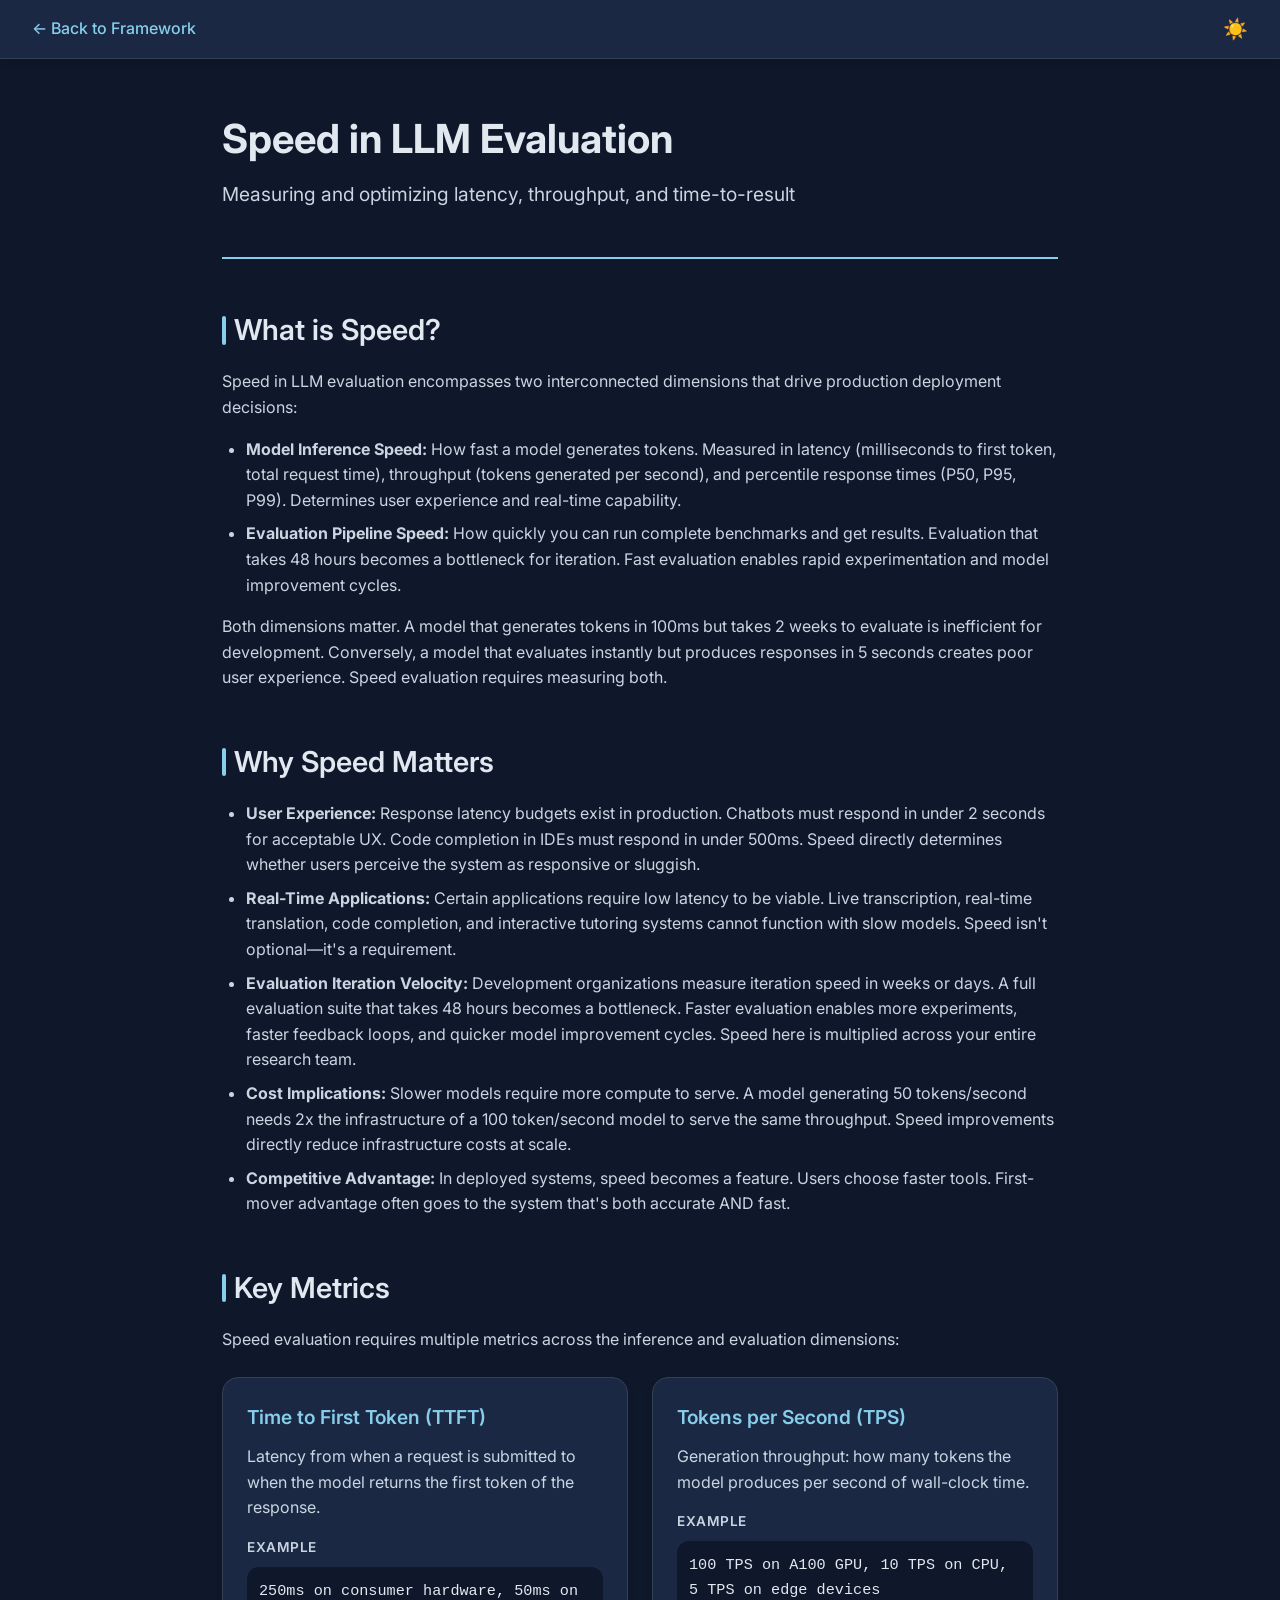
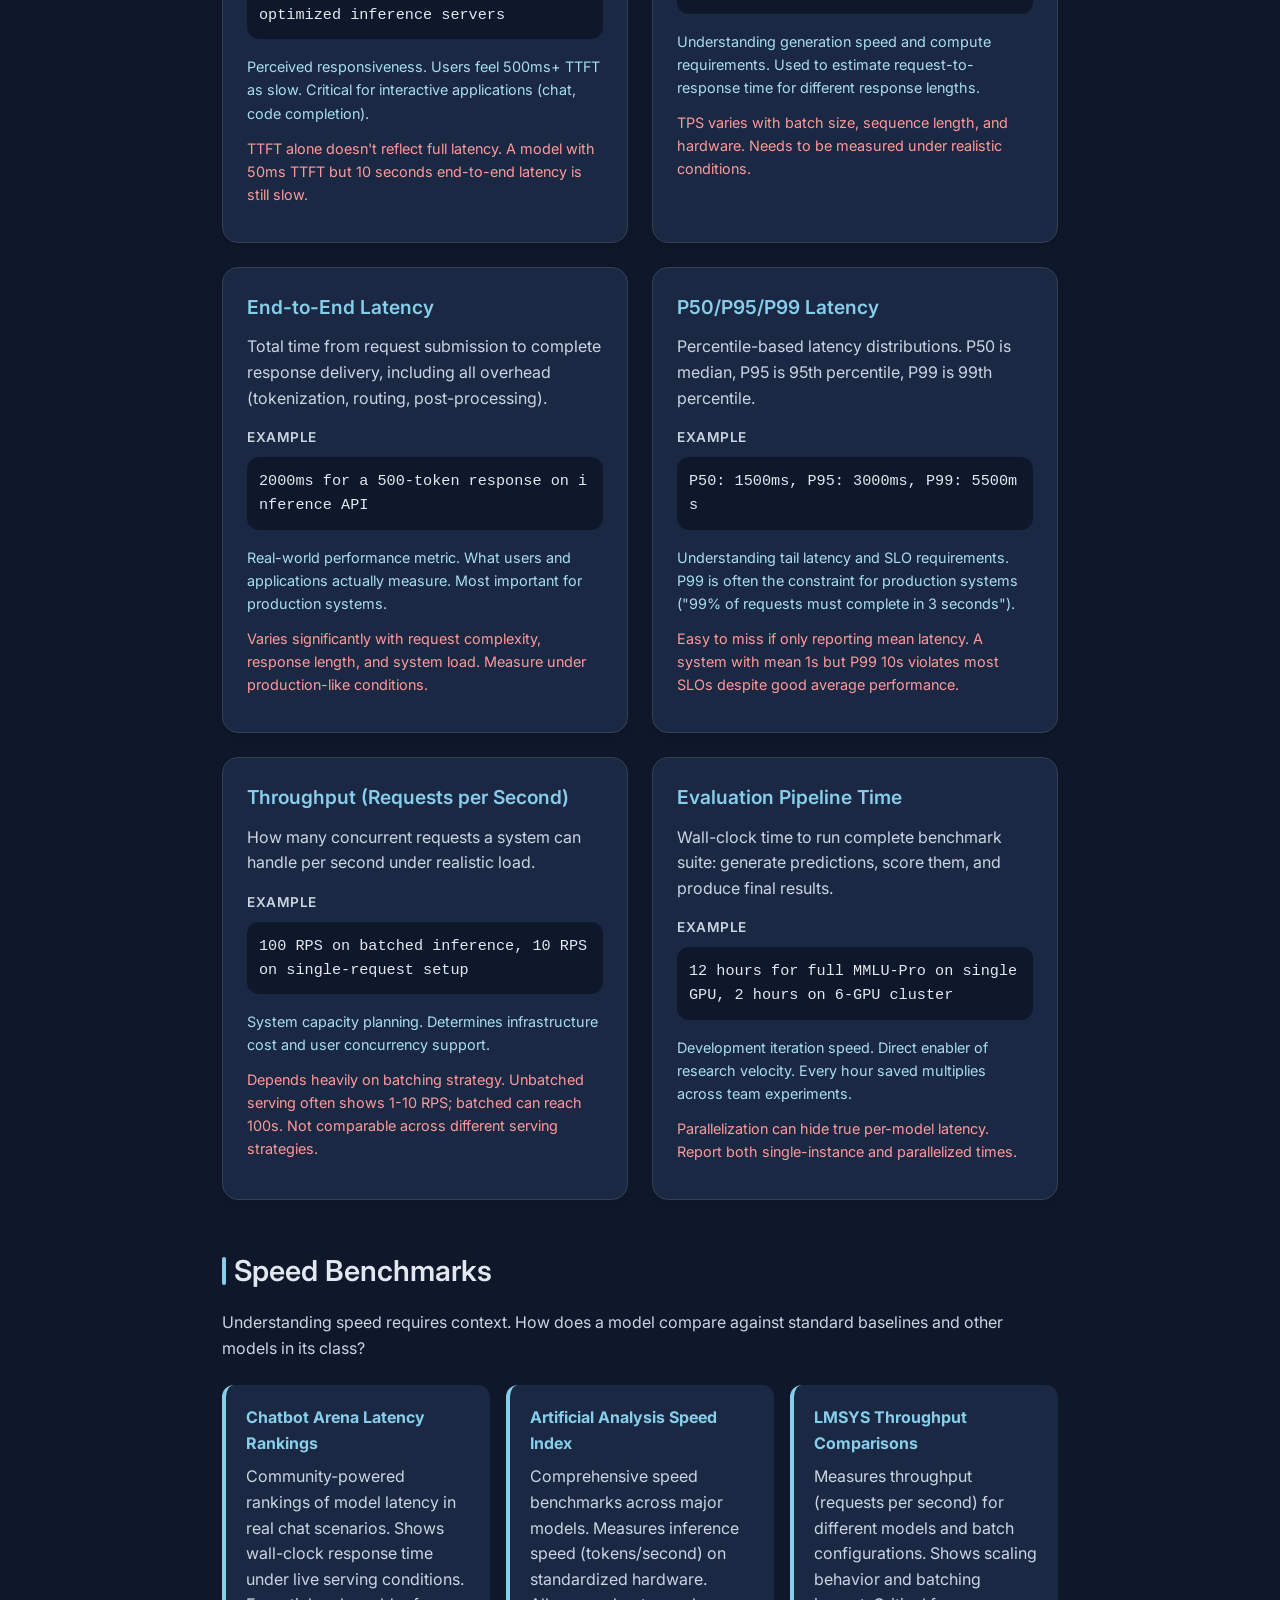
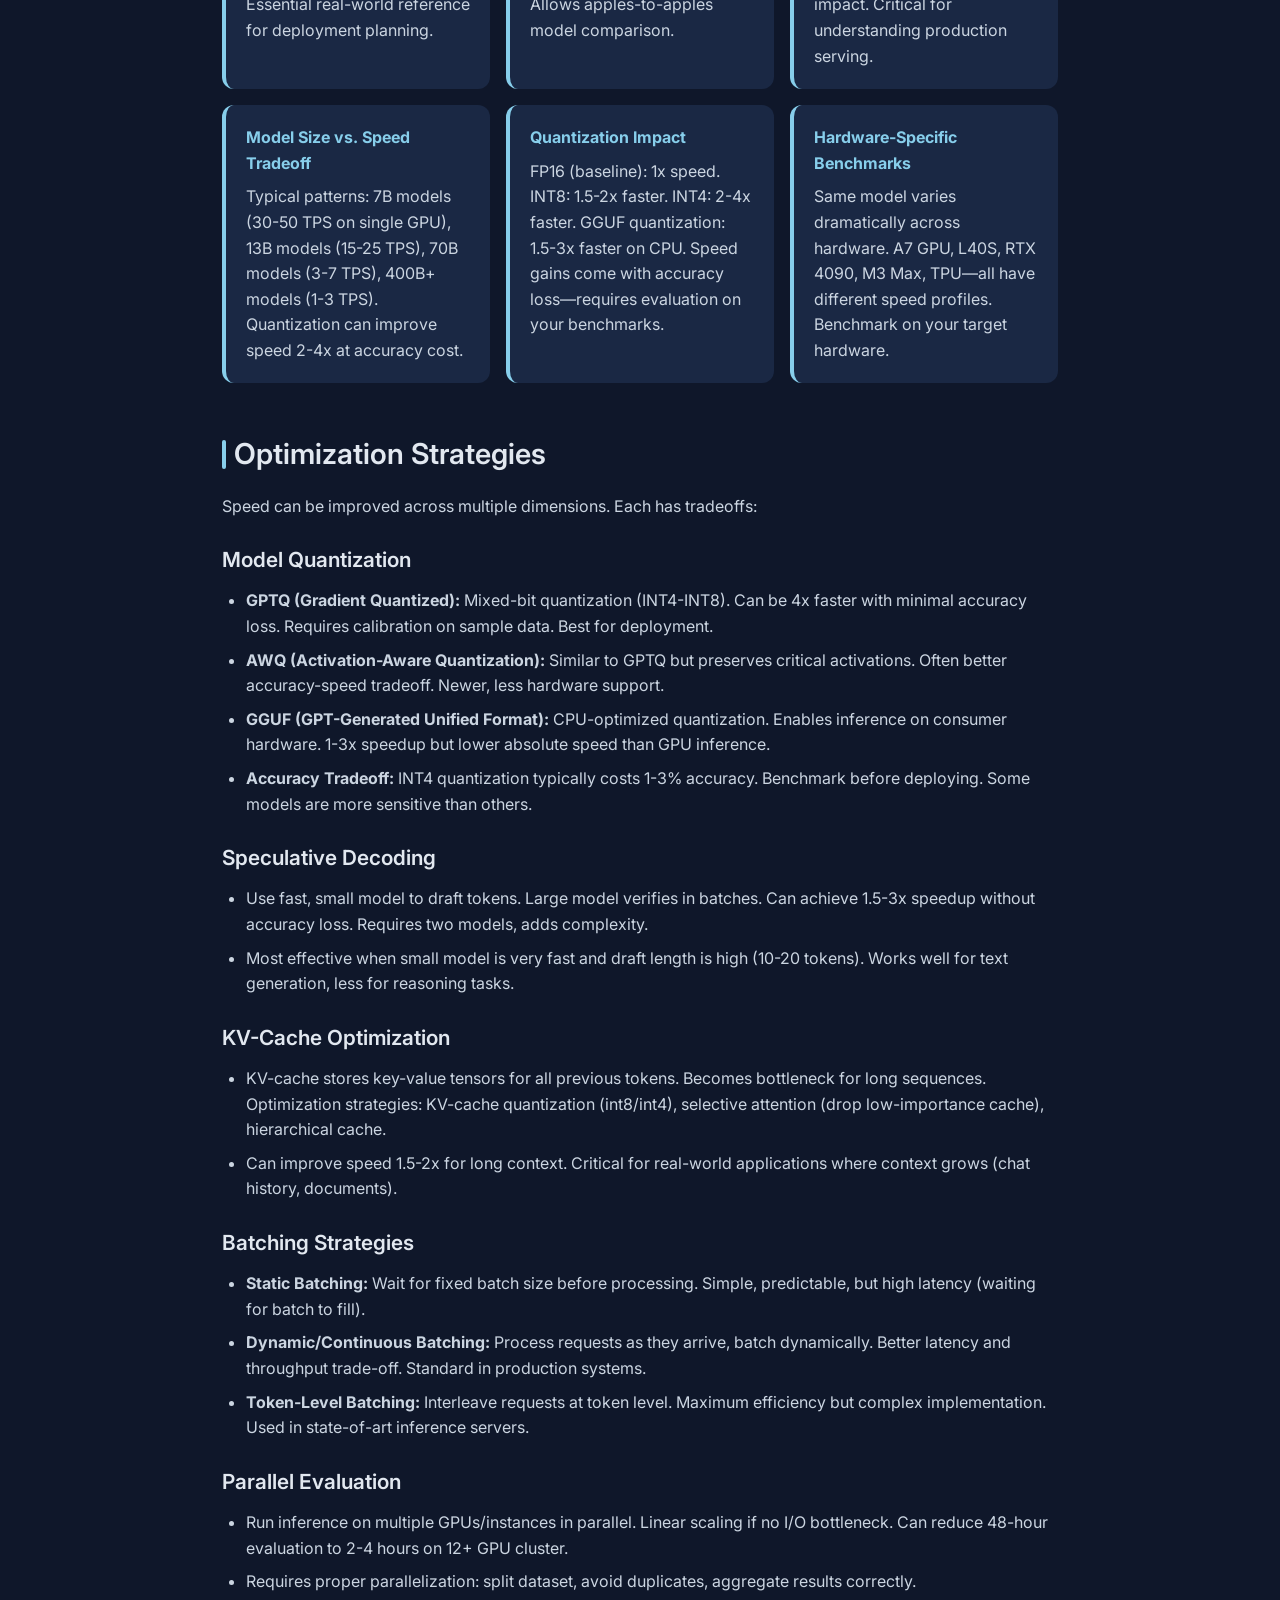
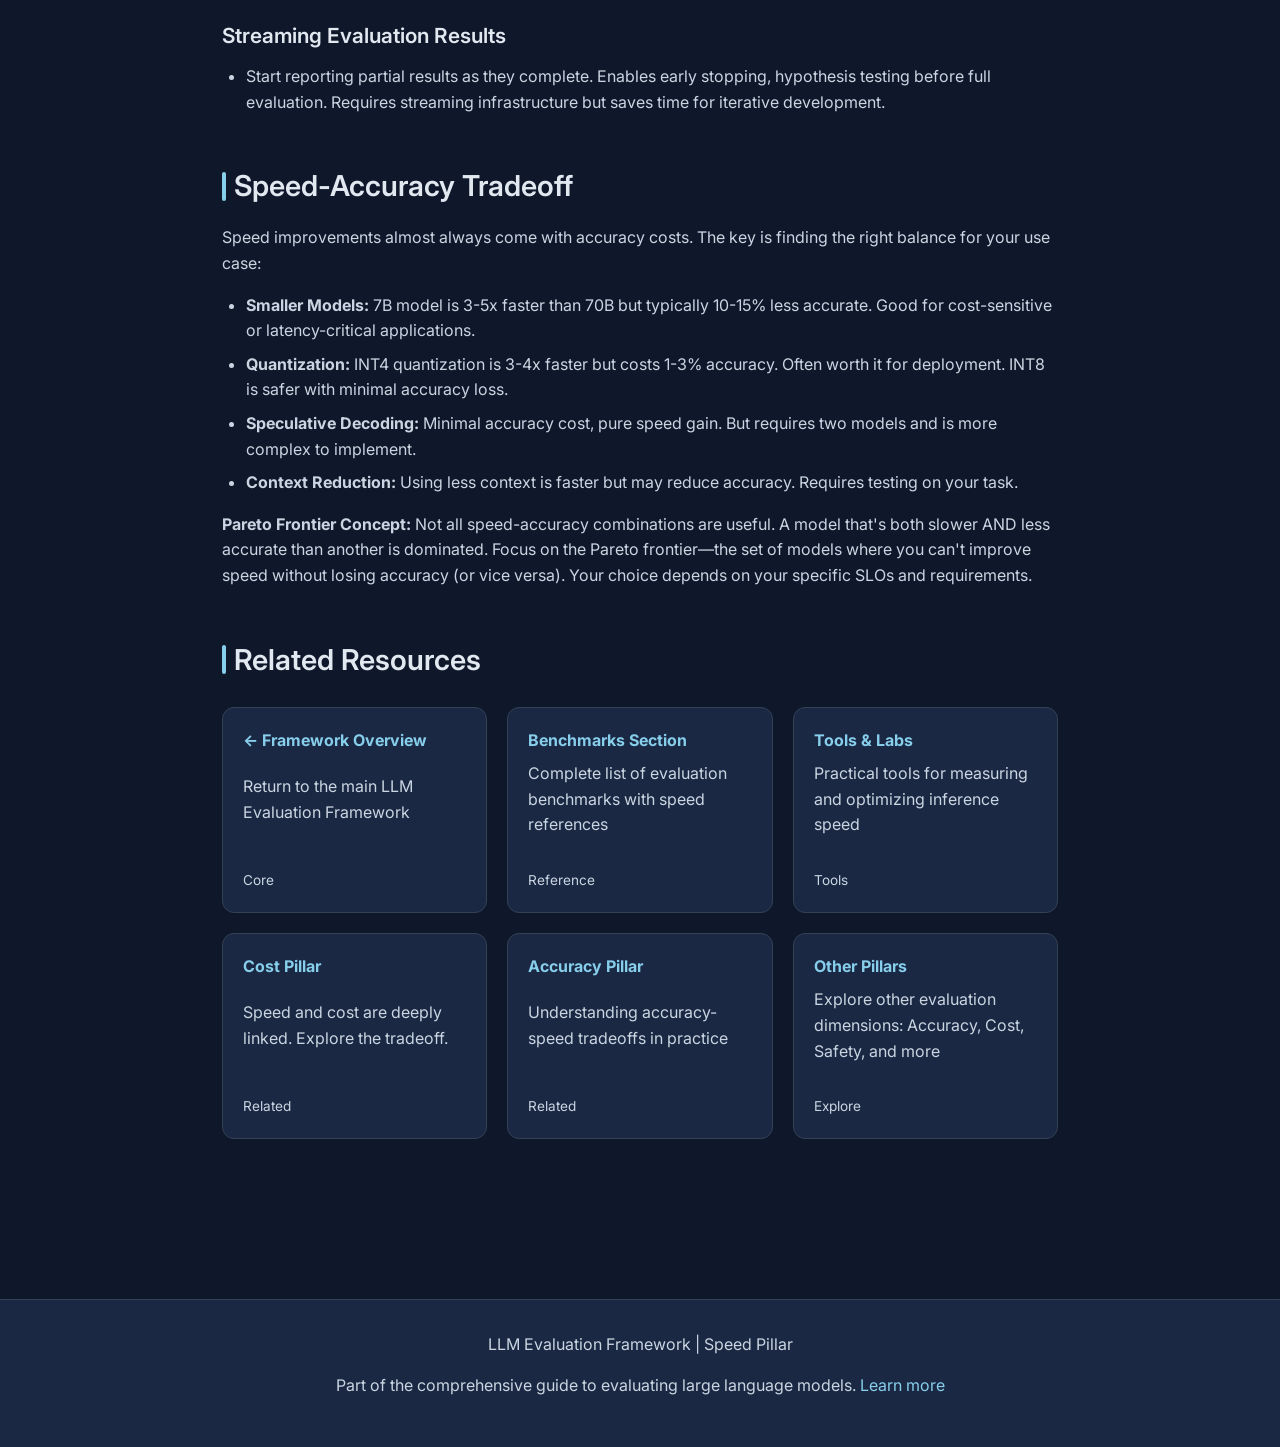
<file: portal/speed.html>
<!DOCTYPE html>
<html lang="en" class="dark-mode">
<head>
    <meta charset="UTF-8">
    <meta name="viewport" content="width=device-width, initial-scale=1.0">
    <title>Speed in LLM Evaluation</title>
    <link rel="preconnect" href="https://fonts.googleapis.com">
    <link rel="preconnect" href="https://fonts.gstatic.com" crossorigin>
    <link href="https://fonts.googleapis.com/css2?family=Inter:wght@400;500;600;700&display=swap" rel="stylesheet">
    <style>
        :root {
            --color-bg: #f8fafc;
            --color-bg-secondary: #f1f5f9;
            --color-text: #1e293b;
            --color-text-secondary: #334155;
            --color-accent: #56b4d9;
            --color-accent-dark: #3a9ec5;
            --color-accent-light: #87ceeb;
            --color-border: #cbd5e1;
            --radius-md: 12px;
            --radius-lg: 16px;
            --shadow-md: 0 4px 6px rgba(0,0,0,0.1);
            --shadow-lg: 0 10px 15px rgba(0,0,0,0.15);
        }

        html.dark-mode {
            --color-bg: #0f172a;
            --color-bg-secondary: #1a2844;
            --color-text: #e2e8f0;
            --color-text-secondary: #cbd5e1;
            --color-accent: #87ceeb;
            --color-accent-dark: #56b4d9;
            --color-accent-light: #a8ddf0;
            --color-border: #334155;
        }

        * {
            margin: 0;
            padding: 0;
            box-sizing: border-box;
        }

        html {
            scroll-behavior: smooth;
        }

        body {
            font-family: 'Inter', sans-serif;
            background-color: var(--color-bg);
            color: var(--color-text);
            line-height: 1.6;
            transition: background-color 0.3s ease, color 0.3s ease;
        }

        /* Navigation Bar */
        nav {
            position: sticky;
            top: 0;
            background-color: var(--color-bg-secondary);
            border-bottom: 1px solid var(--color-border);
            padding: 1rem 2rem;
            display: flex;
            justify-content: space-between;
            align-items: center;
            z-index: 100;
            box-shadow: var(--shadow-md);
            transition: background-color 0.3s ease;
        }

        nav a {
            color: var(--color-accent);
            text-decoration: none;
            font-weight: 500;
            display: flex;
            align-items: center;
            gap: 0.5rem;
            transition: color 0.3s ease;
        }

        nav a:hover {
            color: var(--color-accent-light);
        }

        .nav-right {
            display: flex;
            align-items: center;
            gap: 1.5rem;
        }

        .theme-toggle {
            background: none;
            border: none;
            color: var(--color-text);
            cursor: pointer;
            font-size: 1.25rem;
            transition: color 0.3s ease, transform 0.3s ease;
        }

        .theme-toggle:hover {
            transform: scale(1.1);
            color: var(--color-accent);
        }

        /* Main Content */
        main {
            max-width: 900px;
            margin: 0 auto;
            padding: 3rem 2rem;
        }

        /* Header Section */
        header {
            margin-bottom: 3rem;
            padding-bottom: 2rem;
            border-bottom: 2px solid var(--color-accent);
        }

        h1 {
            font-size: 2.5rem;
            font-weight: 700;
            margin-bottom: 0.5rem;
            color: var(--color-text);
        }

        .subtitle {
            font-size: 1.2rem;
            color: var(--color-text-secondary);
            font-weight: 400;
        }

        /* Section Styling */
        section {
            margin-bottom: 3rem;
        }

        h2 {
            font-size: 1.8rem;
            font-weight: 600;
            margin-bottom: 1rem;
            color: var(--color-text);
            display: flex;
            align-items: center;
            gap: 0.5rem;
        }

        h2::before {
            content: '';
            width: 4px;
            height: 1.8rem;
            background-color: var(--color-accent);
            border-radius: 2px;
        }

        h3 {
            font-size: 1.3rem;
            font-weight: 600;
            margin: 1.5rem 0 0.75rem 0;
            color: var(--color-text);
        }

        p {
            margin-bottom: 1rem;
            color: var(--color-text-secondary);
            font-size: 1rem;
        }

        ul, ol {
            margin-left: 1.5rem;
            margin-bottom: 1rem;
        }

        li {
            margin-bottom: 0.5rem;
            color: var(--color-text-secondary);
        }

        /* Metrics Cards */
        .metrics-grid {
            display: grid;
            grid-template-columns: repeat(auto-fit, minmax(280px, 1fr));
            gap: 1.5rem;
            margin: 1.5rem 0;
        }

        .metric-card {
            background-color: var(--color-bg-secondary);
            border: 1px solid var(--color-border);
            border-radius: var(--radius-lg);
            padding: 1.5rem;
            transition: all 0.3s ease;
            box-shadow: var(--shadow-md);
        }

        .metric-card:hover {
            border-color: var(--color-accent);
            box-shadow: var(--shadow-lg);
            transform: translateY(-2px);
        }

        .metric-card h3 {
            margin-top: 0;
            color: var(--color-accent);
            font-size: 1.2rem;
        }

        .metric-card .label {
            font-size: 0.85rem;
            font-weight: 600;
            text-transform: uppercase;
            letter-spacing: 0.5px;
            color: var(--color-text-secondary);
            margin-top: 1rem;
            margin-bottom: 0.5rem;
        }

        .metric-card .value {
            font-family: 'Monaco', 'Courier New', monospace;
            font-size: 0.95rem;
            color: var(--color-text);
            background-color: var(--color-bg);
            padding: 0.75rem;
            border-radius: var(--radius-md);
            margin-bottom: 1rem;
            word-break: break-all;
        }

        .metric-card .when-to-use,
        .metric-card .pitfalls {
            font-size: 0.9rem;
            margin-bottom: 0.75rem;
        }

        .metric-card .when-to-use {
            color: var(--color-accent-light);
        }

        .metric-card .pitfalls {
            color: #ff9999;
        }

        /* Benchmarks */
        .benchmarks-list {
            display: grid;
            grid-template-columns: repeat(auto-fit, minmax(250px, 1fr));
            gap: 1rem;
            margin: 1.5rem 0;
        }

        .benchmark-item {
            background-color: var(--color-bg-secondary);
            border-left: 4px solid var(--color-accent);
            border-radius: var(--radius-md);
            padding: 1.25rem;
            transition: all 0.3s ease;
        }

        .benchmark-item:hover {
            box-shadow: var(--shadow-md);
            transform: translateX(4px);
        }

        .benchmark-item strong {
            color: var(--color-accent);
            display: block;
            margin-bottom: 0.5rem;
        }

        .benchmark-item p {
            margin-bottom: 0;
        }

        /* Tips Section */
        .tips-list {
            background-color: var(--color-bg-secondary);
            border-radius: var(--radius-lg);
            padding: 2rem;
            border: 1px solid var(--color-border);
        }

        .tips-list li {
            margin-bottom: 1rem;
            padding-left: 1rem;
            position: relative;
        }

        .tips-list li::before {
            content: '✓';
            position: absolute;
            left: 0;
            color: var(--color-accent);
            font-weight: bold;
        }

        /* Resources */
        .resources-grid {
            display: grid;
            grid-template-columns: repeat(auto-fit, minmax(240px, 1fr));
            gap: 1.25rem;
            margin: 1.5rem 0;
        }

        .resource-link {
            background-color: var(--color-bg-secondary);
            border: 1px solid var(--color-border);
            border-radius: var(--radius-md);
            padding: 1.25rem;
            text-decoration: none;
            transition: all 0.3s ease;
            display: flex;
            flex-direction: column;
            justify-content: space-between;
        }

        .resource-link:hover {
            background-color: var(--color-bg);
            border-color: var(--color-accent);
            box-shadow: var(--shadow-md);
        }

        .resource-link strong {
            color: var(--color-accent);
            margin-bottom: 0.5rem;
        }

        .resource-link-label {
            font-size: 0.85rem;
            color: var(--color-text-secondary);
            margin-top: 1rem;
        }

        /* Back to Top Button */
        .back-to-top {
            position: fixed;
            bottom: 2rem;
            right: 2rem;
            background-color: var(--color-accent);
            color: var(--color-bg);
            border: none;
            border-radius: 50%;
            width: 3rem;
            height: 3rem;
            font-size: 1.5rem;
            cursor: pointer;
            display: none;
            align-items: center;
            justify-content: center;
            box-shadow: var(--shadow-lg);
            transition: all 0.3s ease;
            z-index: 99;
        }

        .back-to-top:hover {
            background-color: var(--color-accent-dark);
            transform: scale(1.1);
        }

        .back-to-top.show {
            display: flex;
        }

        /* Footer */
        footer {
            background-color: var(--color-bg-secondary);
            border-top: 1px solid var(--color-border);
            padding: 2rem;
            margin-top: 4rem;
            text-align: center;
            color: var(--color-text-secondary);
            font-size: 0.95rem;
        }

        footer a {
            color: var(--color-accent);
            text-decoration: none;
            transition: color 0.3s ease;
        }

        footer a:hover {
            color: var(--color-accent-light);
        }

        /* Responsive */
        @media (max-width: 768px) {
            h1 {
                font-size: 2rem;
            }

            h2 {
                font-size: 1.5rem;
            }

            main {
                padding: 2rem 1rem;
            }

            nav {
                padding: 1rem;
                gap: 1rem;
            }

            nav a {
                font-size: 0.95rem;
            }

            .metrics-grid {
                grid-template-columns: 1fr;
            }

            .benchmarks-list {
                grid-template-columns: 1fr;
            }

            .resources-grid {
                grid-template-columns: 1fr;
            }

            .back-to-top {
                bottom: 1rem;
                right: 1rem;
                width: 2.5rem;
                height: 2.5rem;
                font-size: 1.25rem;
            }
        }
    </style>
</head>
<body>
    <!-- Navigation -->
    <nav>
        <a href="index.html">← Back to Framework</a>
        <div class="nav-right">
            <button class="theme-toggle" aria-label="Toggle dark mode">🌙</button>
        </div>
    </nav>

    <!-- Main Content -->
    <main>
        <header>
            <h1>Speed in LLM Evaluation</h1>
            <p class="subtitle">Measuring and optimizing latency, throughput, and time-to-result</p>
        </header>

        <!-- Section 1: What is Speed? -->
        <section id="what-is-speed">
            <h2>What is Speed?</h2>
            <p>Speed in LLM evaluation encompasses two interconnected dimensions that drive production deployment decisions:</p>
            <ul>
                <li><strong>Model Inference Speed:</strong> How fast a model generates tokens. Measured in latency (milliseconds to first token, total request time), throughput (tokens generated per second), and percentile response times (P50, P95, P99). Determines user experience and real-time capability.</li>
                <li><strong>Evaluation Pipeline Speed:</strong> How quickly you can run complete benchmarks and get results. Evaluation that takes 48 hours becomes a bottleneck for iteration. Fast evaluation enables rapid experimentation and model improvement cycles.</li>
            </ul>
            <p>Both dimensions matter. A model that generates tokens in 100ms but takes 2 weeks to evaluate is inefficient for development. Conversely, a model that evaluates instantly but produces responses in 5 seconds creates poor user experience. Speed evaluation requires measuring both.</p>
        </section>

        <!-- Section 2: Why Speed Matters -->
        <section id="why-speed-matters">
            <h2>Why Speed Matters</h2>
            <ul>
                <li><strong>User Experience:</strong> Response latency budgets exist in production. Chatbots must respond in under 2 seconds for acceptable UX. Code completion in IDEs must respond in under 500ms. Speed directly determines whether users perceive the system as responsive or sluggish.</li>
                <li><strong>Real-Time Applications:</strong> Certain applications require low latency to be viable. Live transcription, real-time translation, code completion, and interactive tutoring systems cannot function with slow models. Speed isn't optional—it's a requirement.</li>
                <li><strong>Evaluation Iteration Velocity:</strong> Development organizations measure iteration speed in weeks or days. A full evaluation suite that takes 48 hours becomes a bottleneck. Faster evaluation enables more experiments, faster feedback loops, and quicker model improvement cycles. Speed here is multiplied across your entire research team.</li>
                <li><strong>Cost Implications:</strong> Slower models require more compute to serve. A model generating 50 tokens/second needs 2x the infrastructure of a 100 token/second model to serve the same throughput. Speed improvements directly reduce infrastructure costs at scale.</li>
                <li><strong>Competitive Advantage:</strong> In deployed systems, speed becomes a feature. Users choose faster tools. First-mover advantage often goes to the system that's both accurate AND fast.</li>
            </ul>
        </section>

        <!-- Section 3: Key Metrics -->
        <section id="key-metrics">
            <h2>Key Metrics</h2>
            <p>Speed evaluation requires multiple metrics across the inference and evaluation dimensions:</p>

            <div class="metrics-grid">
                <div class="metric-card">
                    <h3>Time to First Token (TTFT)</h3>
                    <p>Latency from when a request is submitted to when the model returns the first token of the response.</p>
                    <div class="label">Example</div>
                    <div class="value">250ms on consumer hardware, 50ms on optimized inference servers</div>
                    <div class="when-to-use">Perceived responsiveness. Users feel 500ms+ TTFT as slow. Critical for interactive applications (chat, code completion).</div>
                    <div class="pitfalls">TTFT alone doesn't reflect full latency. A model with 50ms TTFT but 10 seconds end-to-end latency is still slow.</div>
                </div>

                <div class="metric-card">
                    <h3>Tokens per Second (TPS)</h3>
                    <p>Generation throughput: how many tokens the model produces per second of wall-clock time.</p>
                    <div class="label">Example</div>
                    <div class="value">100 TPS on A100 GPU, 10 TPS on CPU, 5 TPS on edge devices</div>
                    <div class="when-to-use">Understanding generation speed and compute requirements. Used to estimate request-to-response time for different response lengths.</div>
                    <div class="pitfalls">TPS varies with batch size, sequence length, and hardware. Needs to be measured under realistic conditions.</div>
                </div>

                <div class="metric-card">
                    <h3>End-to-End Latency</h3>
                    <p>Total time from request submission to complete response delivery, including all overhead (tokenization, routing, post-processing).</p>
                    <div class="label">Example</div>
                    <div class="value">2000ms for a 500-token response on inference API</div>
                    <div class="when-to-use">Real-world performance metric. What users and applications actually measure. Most important for production systems.</div>
                    <div class="pitfalls">Varies significantly with request complexity, response length, and system load. Measure under production-like conditions.</div>
                </div>

                <div class="metric-card">
                    <h3>P50/P95/P99 Latency</h3>
                    <p>Percentile-based latency distributions. P50 is median, P95 is 95th percentile, P99 is 99th percentile.</p>
                    <div class="label">Example</div>
                    <div class="value">P50: 1500ms, P95: 3000ms, P99: 5500ms</div>
                    <div class="when-to-use">Understanding tail latency and SLO requirements. P99 is often the constraint for production systems ("99% of requests must complete in 3 seconds").</div>
                    <div class="pitfalls">Easy to miss if only reporting mean latency. A system with mean 1s but P99 10s violates most SLOs despite good average performance.</div>
                </div>

                <div class="metric-card">
                    <h3>Throughput (Requests per Second)</h3>
                    <p>How many concurrent requests a system can handle per second under realistic load.</p>
                    <div class="label">Example</div>
                    <div class="value">100 RPS on batched inference, 10 RPS on single-request setup</div>
                    <div class="when-to-use">System capacity planning. Determines infrastructure cost and user concurrency support.</div>
                    <div class="pitfalls">Depends heavily on batching strategy. Unbatched serving often shows 1-10 RPS; batched can reach 100s. Not comparable across different serving strategies.</div>
                </div>

                <div class="metric-card">
                    <h3>Evaluation Pipeline Time</h3>
                    <p>Wall-clock time to run complete benchmark suite: generate predictions, score them, and produce final results.</p>
                    <div class="label">Example</div>
                    <div class="value">12 hours for full MMLU-Pro on single GPU, 2 hours on 6-GPU cluster</div>
                    <div class="when-to-use">Development iteration speed. Direct enabler of research velocity. Every hour saved multiplies across team experiments.</div>
                    <div class="pitfalls">Parallelization can hide true per-model latency. Report both single-instance and parallelized times.</div>
                </div>
            </div>
        </section>

        <!-- Section 4: Speed Benchmarks -->
        <section id="benchmarks">
            <h2>Speed Benchmarks</h2>
            <p>Understanding speed requires context. How does a model compare against standard baselines and other models in its class?</p>

            <div class="benchmarks-list">
                <div class="benchmark-item">
                    <strong>Chatbot Arena Latency Rankings</strong>
                    <p>Community-powered rankings of model latency in real chat scenarios. Shows wall-clock response time under live serving conditions. Essential real-world reference for deployment planning.</p>
                </div>
                <div class="benchmark-item">
                    <strong>Artificial Analysis Speed Index</strong>
                    <p>Comprehensive speed benchmarks across major models. Measures inference speed (tokens/second) on standardized hardware. Allows apples-to-apples model comparison.</p>
                </div>
                <div class="benchmark-item">
                    <strong>LMSYS Throughput Comparisons</strong>
                    <p>Measures throughput (requests per second) for different models and batch configurations. Shows scaling behavior and batching impact. Critical for understanding production serving.</p>
                </div>
                <div class="benchmark-item">
                    <strong>Model Size vs. Speed Tradeoff</strong>
                    <p>Typical patterns: 7B models (30-50 TPS on single GPU), 13B models (15-25 TPS), 70B models (3-7 TPS), 400B+ models (1-3 TPS). Quantization can improve speed 2-4x at accuracy cost.</p>
                </div>
                <div class="benchmark-item">
                    <strong>Quantization Impact</strong>
                    <p>FP16 (baseline): 1x speed. INT8: 1.5-2x faster. INT4: 2-4x faster. GGUF quantization: 1.5-3x faster on CPU. Speed gains come with accuracy loss—requires evaluation on your benchmarks.</p>
                </div>
                <div class="benchmark-item">
                    <strong>Hardware-Specific Benchmarks</strong>
                    <p>Same model varies dramatically across hardware. A7 GPU, L40S, RTX 4090, M3 Max, TPU—all have different speed profiles. Benchmark on your target hardware.</p>
                </div>
            </div>
        </section>

        <!-- Section 5: Optimization Strategies -->
        <section id="optimization">
            <h2>Optimization Strategies</h2>
            <p>Speed can be improved across multiple dimensions. Each has tradeoffs:</p>

            <h3>Model Quantization</h3>
            <ul>
                <li><strong>GPTQ (Gradient Quantized):</strong> Mixed-bit quantization (INT4-INT8). Can be 4x faster with minimal accuracy loss. Requires calibration on sample data. Best for deployment.</li>
                <li><strong>AWQ (Activation-Aware Quantization):</strong> Similar to GPTQ but preserves critical activations. Often better accuracy-speed tradeoff. Newer, less hardware support.</li>
                <li><strong>GGUF (GPT-Generated Unified Format):</strong> CPU-optimized quantization. Enables inference on consumer hardware. 1-3x speedup but lower absolute speed than GPU inference.</li>
                <li><strong>Accuracy Tradeoff:</strong> INT4 quantization typically costs 1-3% accuracy. Benchmark before deploying. Some models are more sensitive than others.</li>
            </ul>

            <h3>Speculative Decoding</h3>
            <ul>
                <li>Use fast, small model to draft tokens. Large model verifies in batches. Can achieve 1.5-3x speedup without accuracy loss. Requires two models, adds complexity.</li>
                <li>Most effective when small model is very fast and draft length is high (10-20 tokens). Works well for text generation, less for reasoning tasks.</li>
            </ul>

            <h3>KV-Cache Optimization</h3>
            <ul>
                <li>KV-cache stores key-value tensors for all previous tokens. Becomes bottleneck for long sequences. Optimization strategies: KV-cache quantization (int8/int4), selective attention (drop low-importance cache), hierarchical cache.</li>
                <li>Can improve speed 1.5-2x for long context. Critical for real-world applications where context grows (chat history, documents).</li>
            </ul>

            <h3>Batching Strategies</h3>
            <ul>
                <li><strong>Static Batching:</strong> Wait for fixed batch size before processing. Simple, predictable, but high latency (waiting for batch to fill).</li>
                <li><strong>Dynamic/Continuous Batching:</strong> Process requests as they arrive, batch dynamically. Better latency and throughput trade-off. Standard in production systems.</li>
                <li><strong>Token-Level Batching:</strong> Interleave requests at token level. Maximum efficiency but complex implementation. Used in state-of-art inference servers.</li>
            </ul>

            <h3>Parallel Evaluation</h3>
            <ul>
                <li>Run inference on multiple GPUs/instances in parallel. Linear scaling if no I/O bottleneck. Can reduce 48-hour evaluation to 2-4 hours on 12+ GPU cluster.</li>
                <li>Requires proper parallelization: split dataset, avoid duplicates, aggregate results correctly.</li>
            </ul>

            <h3>Streaming Evaluation Results</h3>
            <ul>
                <li>Start reporting partial results as they complete. Enables early stopping, hypothesis testing before full evaluation. Requires streaming infrastructure but saves time for iterative development.</li>
            </ul>
        </section>

        <!-- Section 6: Speed-Accuracy Tradeoff -->
        <section id="tradeoff">
            <h2>Speed-Accuracy Tradeoff</h2>
            <p>Speed improvements almost always come with accuracy costs. The key is finding the right balance for your use case:</p>
            <ul>
                <li><strong>Smaller Models:</strong> 7B model is 3-5x faster than 70B but typically 10-15% less accurate. Good for cost-sensitive or latency-critical applications.</li>
                <li><strong>Quantization:</strong> INT4 quantization is 3-4x faster but costs 1-3% accuracy. Often worth it for deployment. INT8 is safer with minimal accuracy loss.</li>
                <li><strong>Speculative Decoding:</strong> Minimal accuracy cost, pure speed gain. But requires two models and is more complex to implement.</li>
                <li><strong>Context Reduction:</strong> Using less context is faster but may reduce accuracy. Requires testing on your task.</li>
            </ul>
            <p><strong>Pareto Frontier Concept:</strong> Not all speed-accuracy combinations are useful. A model that's both slower AND less accurate than another is dominated. Focus on the Pareto frontier—the set of models where you can't improve speed without losing accuracy (or vice versa). Your choice depends on your specific SLOs and requirements.</p>
        </section>

        <!-- Section 7: Related Resources -->
        <section id="resources">
            <h2>Related Resources</h2>

            <div class="resources-grid">
                <a href="index.html" class="resource-link">
                    <strong>← Framework Overview</strong>
                    <p>Return to the main LLM Evaluation Framework</p>
                    <span class="resource-link-label">Core</span>
                </a>

                <a href="index.html#benchmarks" class="resource-link">
                    <strong>Benchmarks Section</strong>
                    <p>Complete list of evaluation benchmarks with speed references</p>
                    <span class="resource-link-label">Reference</span>
                </a>

                <a href="index.html#tools" class="resource-link">
                    <strong>Tools & Labs</strong>
                    <p>Practical tools for measuring and optimizing inference speed</p>
                    <span class="resource-link-label">Tools</span>
                </a>

                <a href="cost.html" class="resource-link">
                    <strong>Cost Pillar</strong>
                    <p>Speed and cost are deeply linked. Explore the tradeoff.</p>
                    <span class="resource-link-label">Related</span>
                </a>

                <a href="accuracy.html" class="resource-link">
                    <strong>Accuracy Pillar</strong>
                    <p>Understanding accuracy-speed tradeoffs in practice</p>
                    <span class="resource-link-label">Related</span>
                </a>

                <a href="index.html" class="resource-link">
                    <strong>Other Pillars</strong>
                    <p>Explore other evaluation dimensions: Accuracy, Cost, Safety, and more</p>
                    <span class="resource-link-label">Explore</span>
                </a>
            </div>
        </section>
    </main>

    <!-- Back to Top Button -->
    <button class="back-to-top" id="backToTop" aria-label="Back to top">↑</button>

    <!-- Footer -->
    <footer>
        <p>LLM Evaluation Framework | Speed Pillar</p>
        <p>Part of the comprehensive guide to evaluating large language models. <a href="index.html">Learn more</a></p>
    </footer>

    <script>
        // Dark mode toggle
        const themeToggle = document.querySelector('.theme-toggle');
        const htmlElement = document.documentElement;

        themeToggle.addEventListener('click', () => {
            htmlElement.classList.toggle('dark-mode');
            const isDarkMode = htmlElement.classList.contains('dark-mode');
            localStorage.setItem('darkMode', isDarkMode);
            updateThemeToggleIcon();
        });

        function updateThemeToggleIcon() {
            const isDarkMode = htmlElement.classList.contains('dark-mode');
            themeToggle.textContent = isDarkMode ? '☀️' : '🌙';
        }

        // Load theme preference
        const savedDarkMode = localStorage.getItem('darkMode');
        if (savedDarkMode === 'false') {
            htmlElement.classList.remove('dark-mode');
        }
        updateThemeToggleIcon();

        // Back to top button
        const backToTopButton = document.getElementById('backToTop');

        window.addEventListener('scroll', () => {
            if (window.pageYOffset > 300) {
                backToTopButton.classList.add('show');
            } else {
                backToTopButton.classList.remove('show');
            }
        });

        backToTopButton.addEventListener('click', () => {
            window.scrollTo({
                top: 0,
                behavior: 'smooth'
            });
        });
    </script>
</body>
</html>
</file>
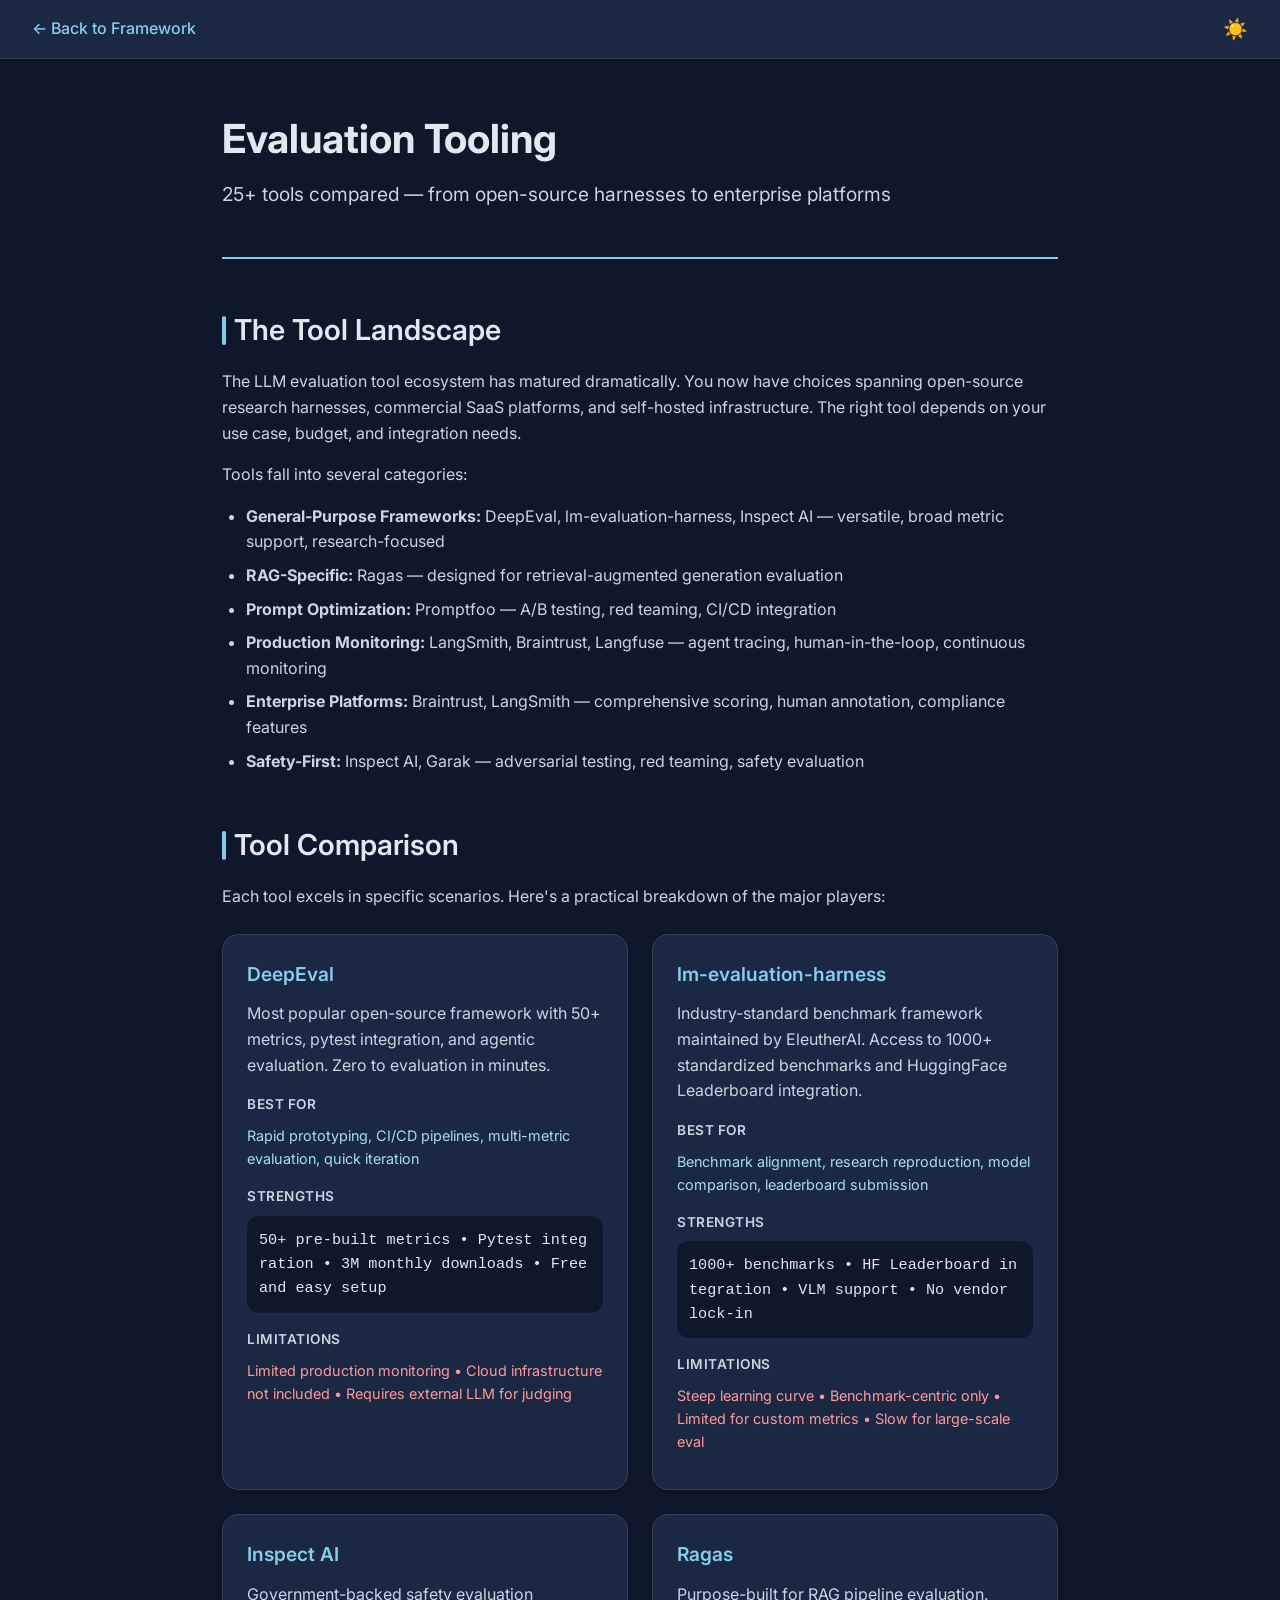
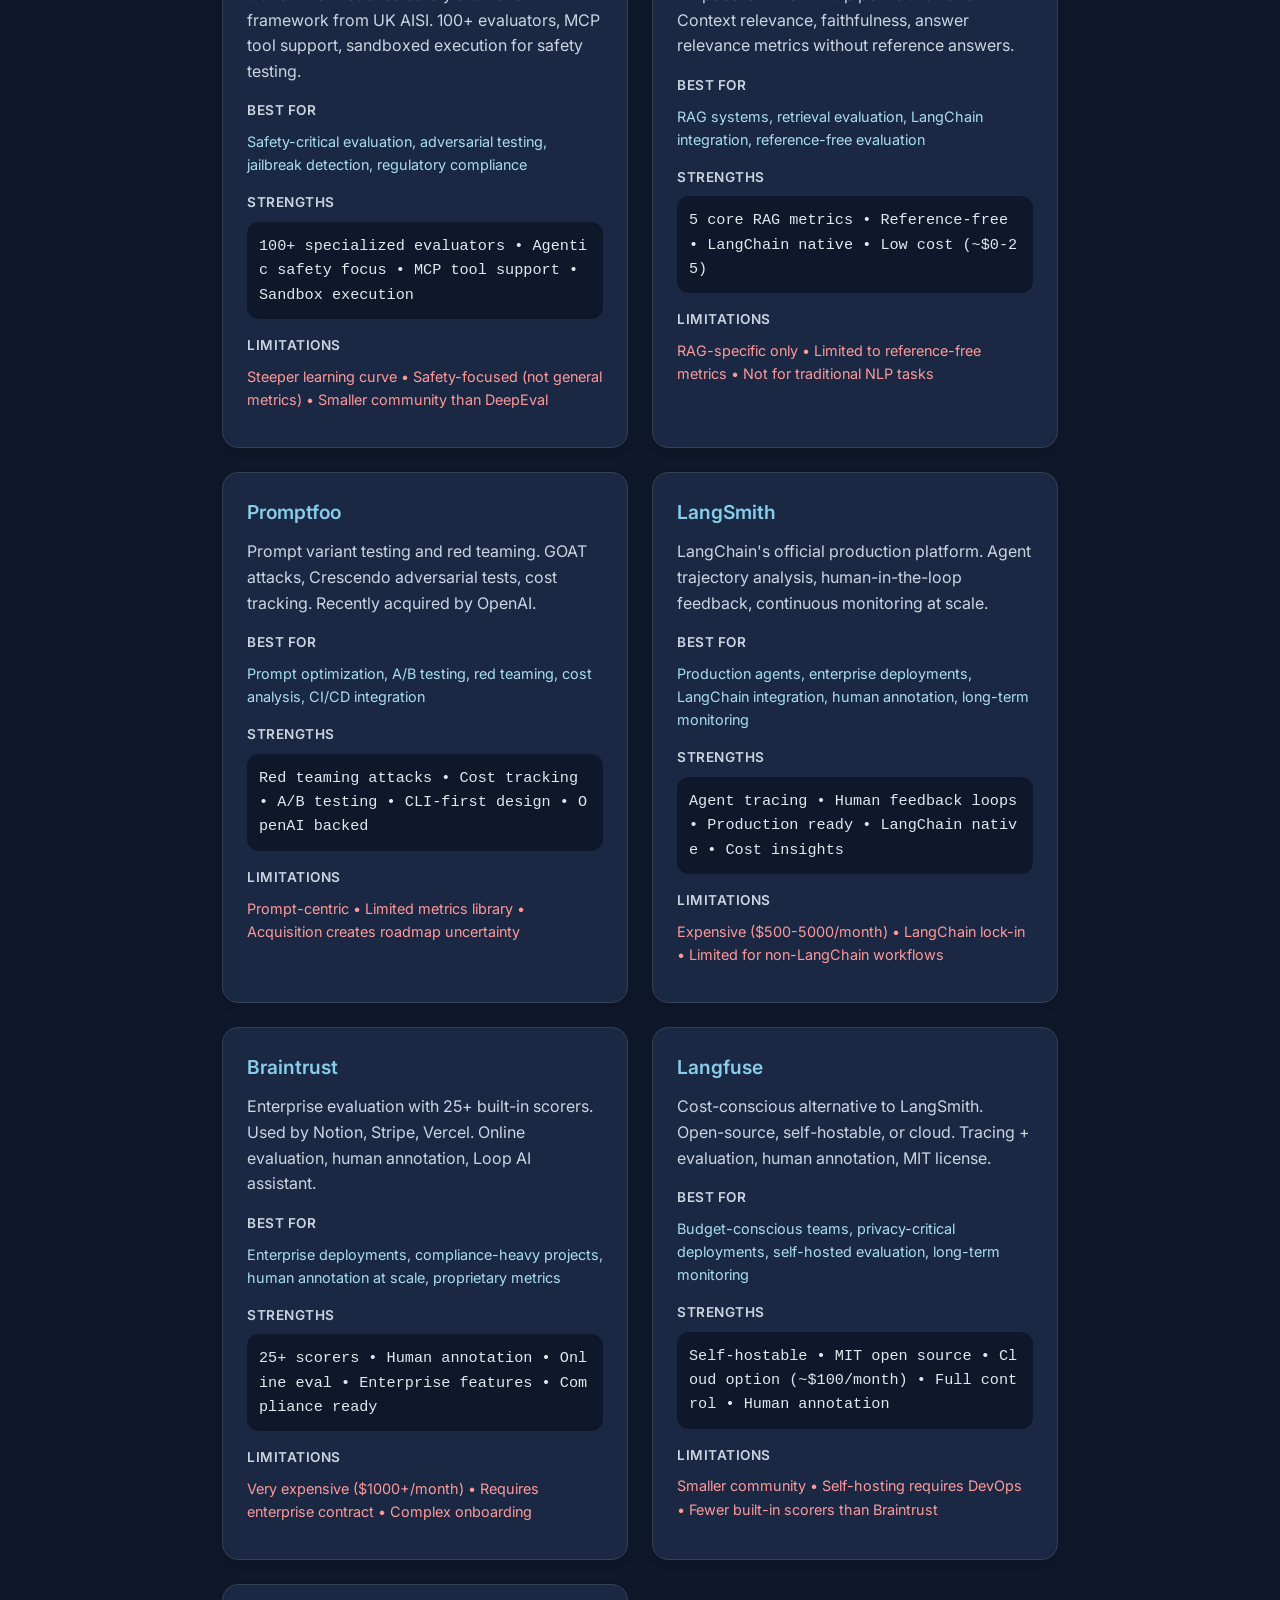
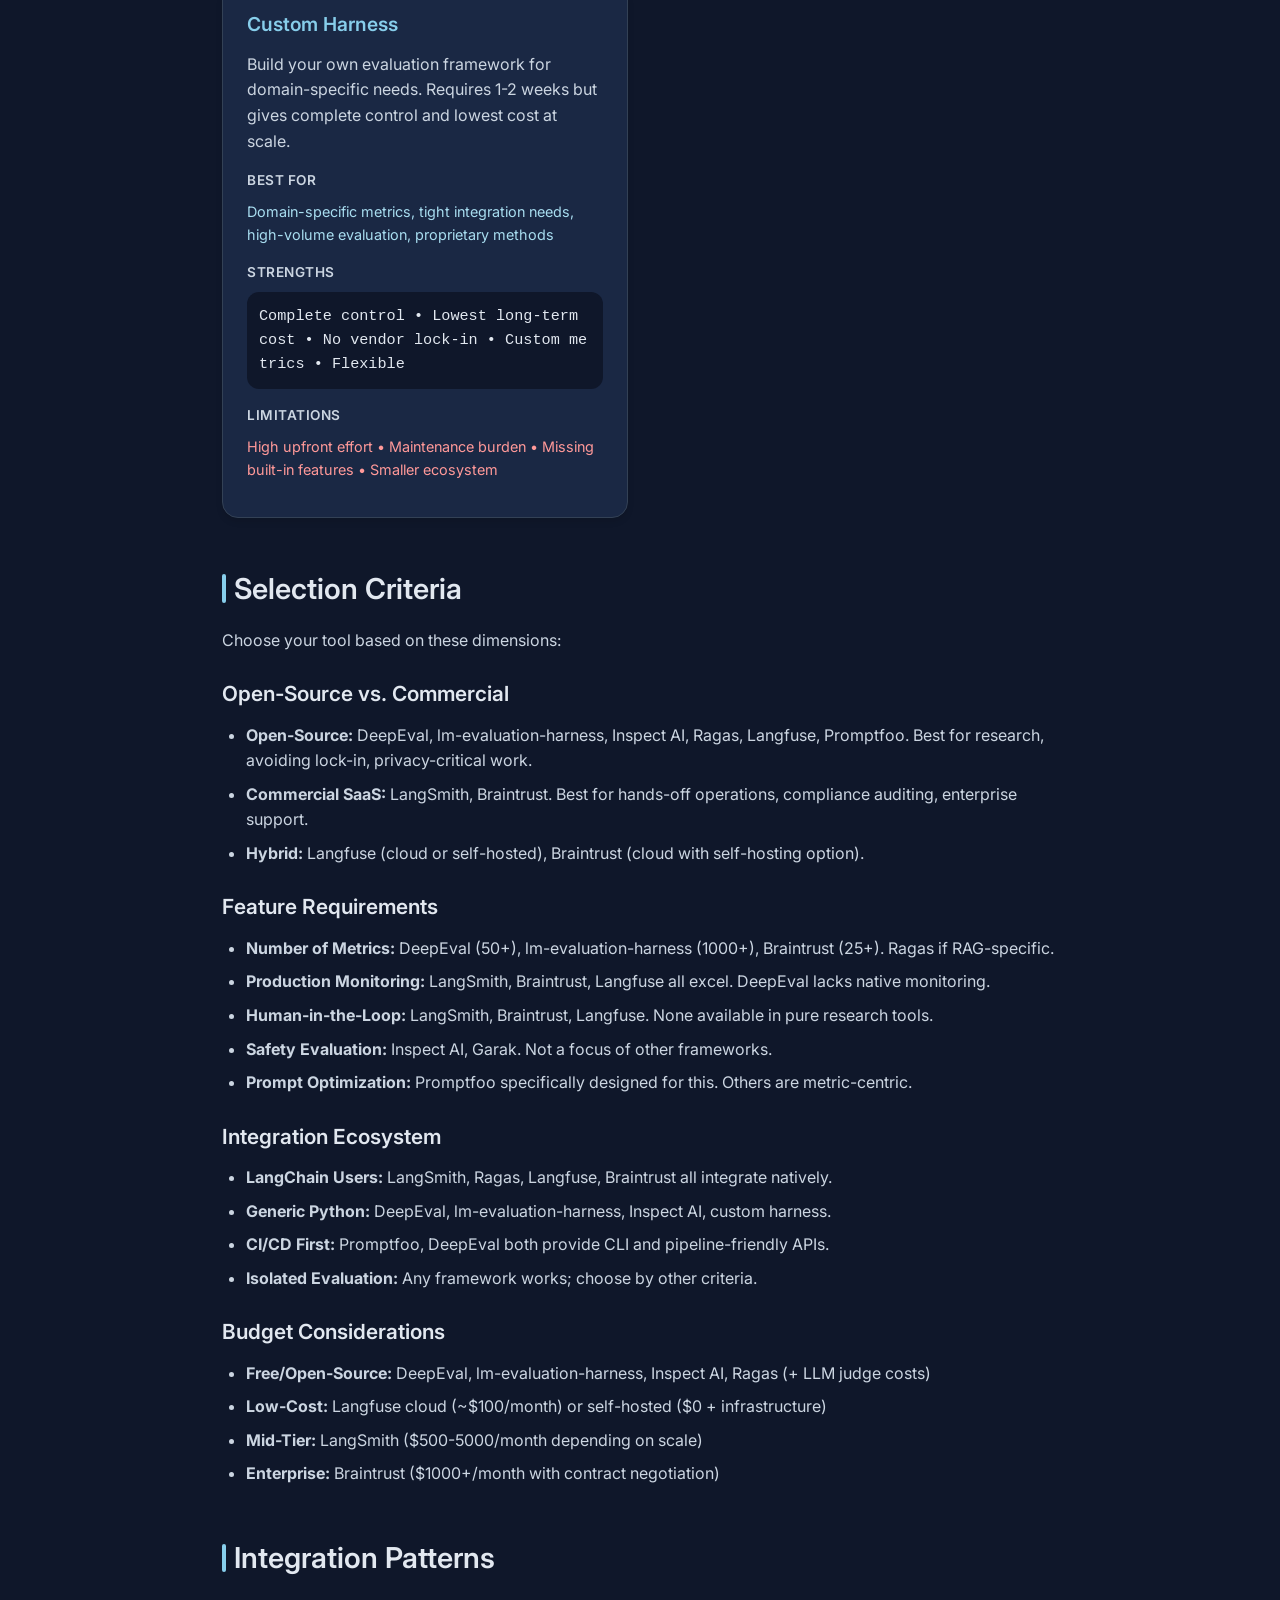
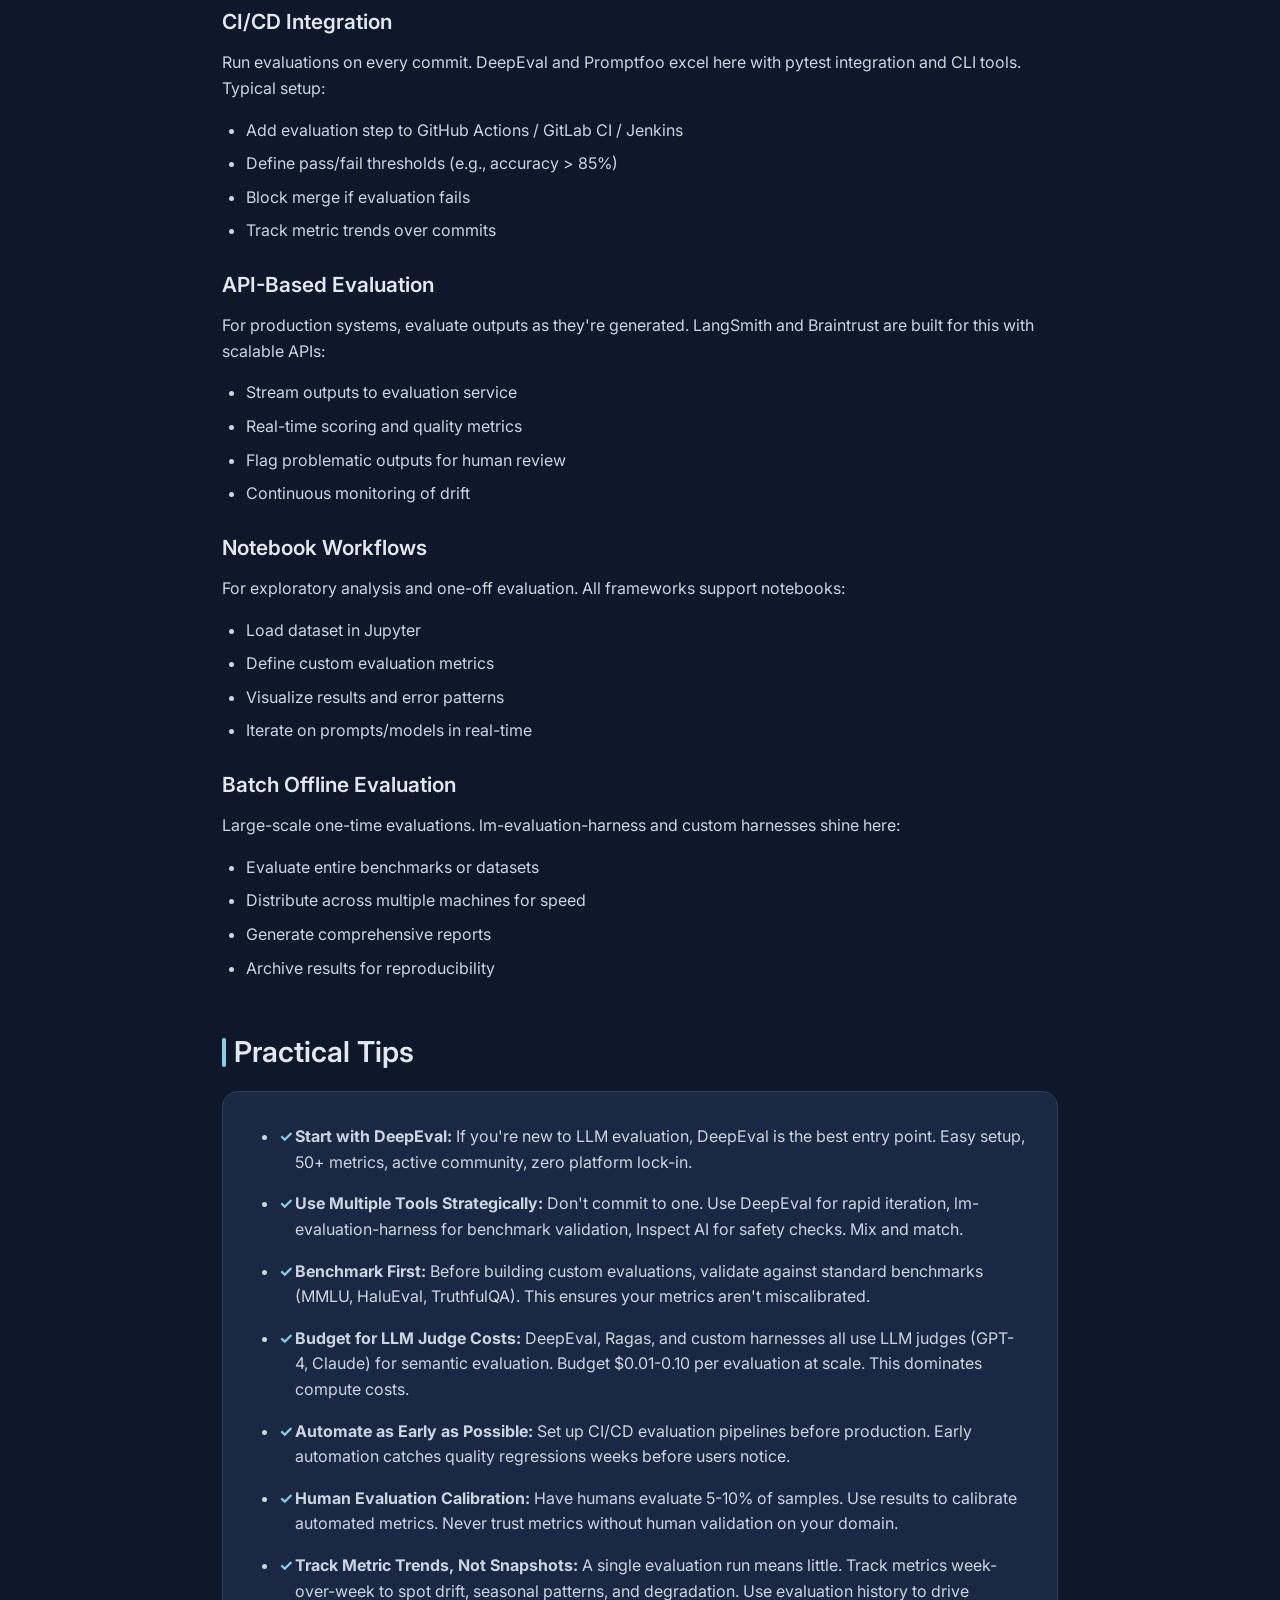
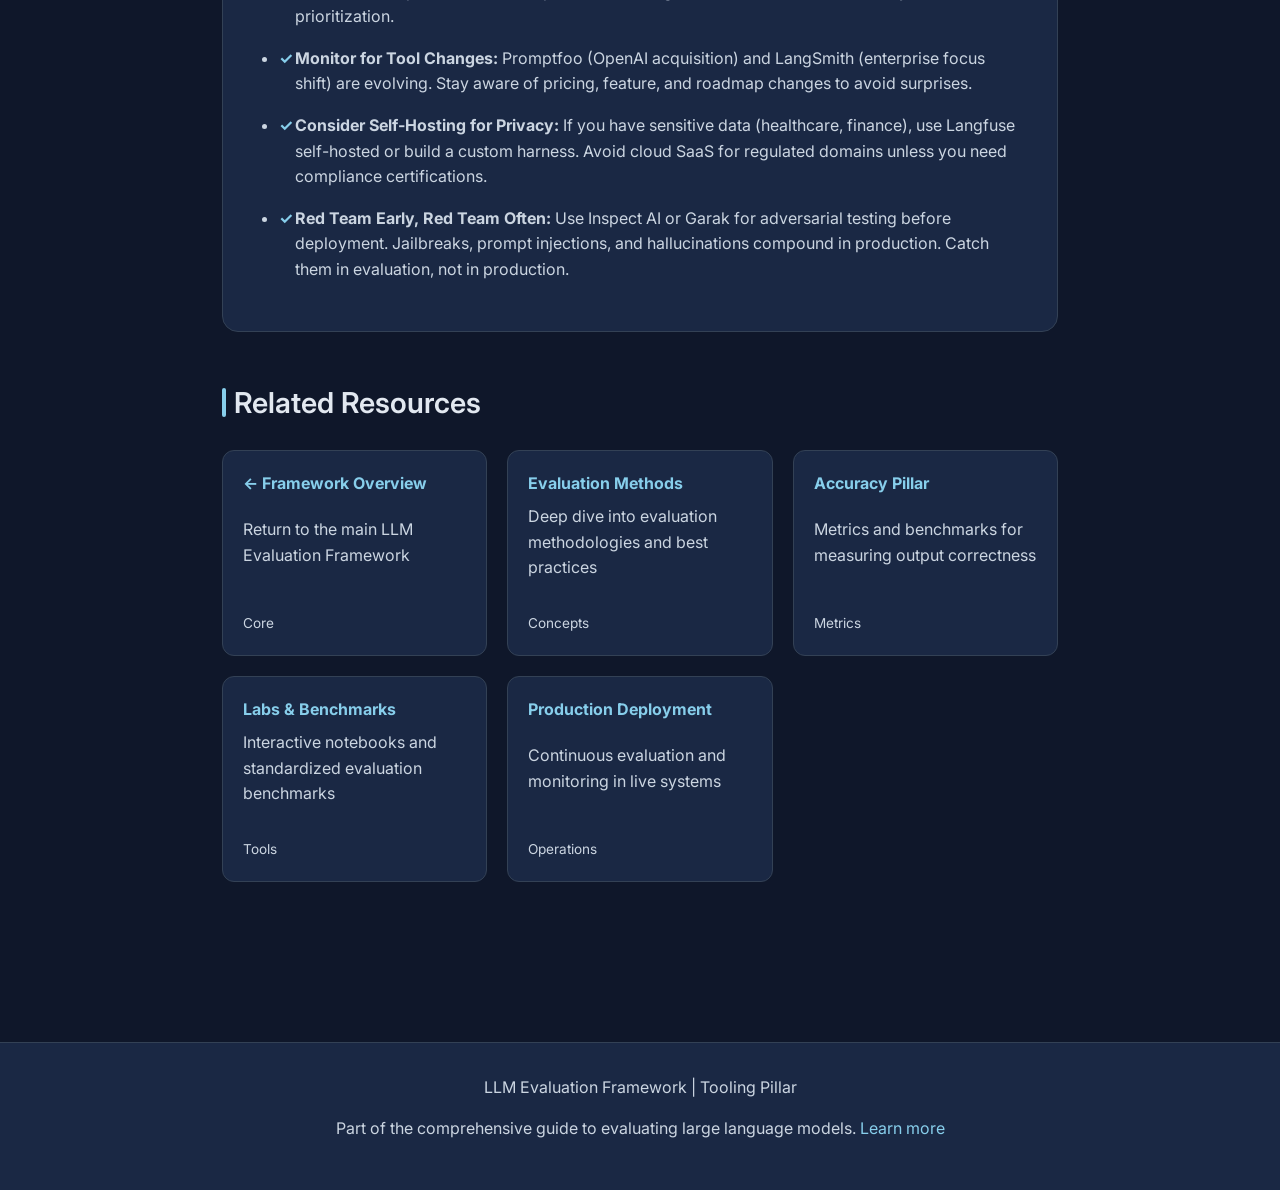
<file: portal/tooling.html>
<!DOCTYPE html>
<html lang="en" class="dark-mode">
<head>
    <meta charset="UTF-8">
    <meta name="viewport" content="width=device-width, initial-scale=1.0">
    <title>Evaluation Tooling</title>
    <link rel="preconnect" href="https://fonts.googleapis.com">
    <link rel="preconnect" href="https://fonts.gstatic.com" crossorigin>
    <link href="https://fonts.googleapis.com/css2?family=Inter:wght@400;500;600;700&display=swap" rel="stylesheet">
    <style>
        :root {
            --color-bg: #f8fafc;
            --color-bg-secondary: #f1f5f9;
            --color-text: #1e293b;
            --color-text-secondary: #334155;
            --color-accent: #56b4d9;
            --color-accent-dark: #3a9ec5;
            --color-accent-light: #87ceeb;
            --color-border: #cbd5e1;
            --radius-md: 12px;
            --radius-lg: 16px;
            --shadow-md: 0 4px 6px rgba(0,0,0,0.1);
            --shadow-lg: 0 10px 15px rgba(0,0,0,0.15);
        }

        html.dark-mode {
            --color-bg: #0f172a;
            --color-bg-secondary: #1a2844;
            --color-text: #e2e8f0;
            --color-text-secondary: #cbd5e1;
            --color-accent: #87ceeb;
            --color-accent-dark: #56b4d9;
            --color-accent-light: #a8ddf0;
            --color-border: #334155;
        }

        * {
            margin: 0;
            padding: 0;
            box-sizing: border-box;
        }

        html {
            scroll-behavior: smooth;
        }

        body {
            font-family: 'Inter', sans-serif;
            background-color: var(--color-bg);
            color: var(--color-text);
            line-height: 1.6;
            transition: background-color 0.3s ease, color 0.3s ease;
        }

        /* Navigation Bar */
        nav {
            position: sticky;
            top: 0;
            background-color: var(--color-bg-secondary);
            border-bottom: 1px solid var(--color-border);
            padding: 1rem 2rem;
            display: flex;
            justify-content: space-between;
            align-items: center;
            z-index: 100;
            box-shadow: var(--shadow-md);
            transition: background-color 0.3s ease;
        }

        nav a {
            color: var(--color-accent);
            text-decoration: none;
            font-weight: 500;
            display: flex;
            align-items: center;
            gap: 0.5rem;
            transition: color 0.3s ease;
        }

        nav a:hover {
            color: var(--color-accent-light);
        }

        .nav-right {
            display: flex;
            align-items: center;
            gap: 1.5rem;
        }

        .theme-toggle {
            background: none;
            border: none;
            color: var(--color-text);
            cursor: pointer;
            font-size: 1.25rem;
            transition: color 0.3s ease, transform 0.3s ease;
        }

        .theme-toggle:hover {
            transform: scale(1.1);
            color: var(--color-accent);
        }

        /* Main Content */
        main {
            max-width: 900px;
            margin: 0 auto;
            padding: 3rem 2rem;
        }

        /* Header Section */
        header {
            margin-bottom: 3rem;
            padding-bottom: 2rem;
            border-bottom: 2px solid var(--color-accent);
        }

        h1 {
            font-size: 2.5rem;
            font-weight: 700;
            margin-bottom: 0.5rem;
            color: var(--color-text);
        }

        .subtitle {
            font-size: 1.2rem;
            color: var(--color-text-secondary);
            font-weight: 400;
        }

        /* Section Styling */
        section {
            margin-bottom: 3rem;
        }

        h2 {
            font-size: 1.8rem;
            font-weight: 600;
            margin-bottom: 1rem;
            color: var(--color-text);
            display: flex;
            align-items: center;
            gap: 0.5rem;
        }

        h2::before {
            content: '';
            width: 4px;
            height: 1.8rem;
            background-color: var(--color-accent);
            border-radius: 2px;
        }

        h3 {
            font-size: 1.3rem;
            font-weight: 600;
            margin: 1.5rem 0 0.75rem 0;
            color: var(--color-text);
        }

        p {
            margin-bottom: 1rem;
            color: var(--color-text-secondary);
            font-size: 1rem;
        }

        ul, ol {
            margin-left: 1.5rem;
            margin-bottom: 1rem;
        }

        li {
            margin-bottom: 0.5rem;
            color: var(--color-text-secondary);
        }

        /* Metrics Cards */
        .metrics-grid {
            display: grid;
            grid-template-columns: repeat(auto-fit, minmax(280px, 1fr));
            gap: 1.5rem;
            margin: 1.5rem 0;
        }

        .metric-card {
            background-color: var(--color-bg-secondary);
            border: 1px solid var(--color-border);
            border-radius: var(--radius-lg);
            padding: 1.5rem;
            transition: all 0.3s ease;
            box-shadow: var(--shadow-md);
        }

        .metric-card:hover {
            border-color: var(--color-accent);
            box-shadow: var(--shadow-lg);
            transform: translateY(-2px);
        }

        .metric-card h3 {
            margin-top: 0;
            color: var(--color-accent);
            font-size: 1.2rem;
        }

        .metric-card .label {
            font-size: 0.85rem;
            font-weight: 600;
            text-transform: uppercase;
            letter-spacing: 0.5px;
            color: var(--color-text-secondary);
            margin-top: 1rem;
            margin-bottom: 0.5rem;
        }

        .metric-card .value {
            font-family: 'Monaco', 'Courier New', monospace;
            font-size: 0.95rem;
            color: var(--color-text);
            background-color: var(--color-bg);
            padding: 0.75rem;
            border-radius: var(--radius-md);
            margin-bottom: 1rem;
            word-break: break-all;
        }

        .metric-card .when-to-use,
        .metric-card .pitfalls {
            font-size: 0.9rem;
            margin-bottom: 0.75rem;
        }

        .metric-card .when-to-use {
            color: var(--color-accent-light);
        }

        .metric-card .pitfalls {
            color: #ff9999;
        }

        /* Benchmarks */
        .benchmarks-list {
            display: grid;
            grid-template-columns: repeat(auto-fit, minmax(250px, 1fr));
            gap: 1rem;
            margin: 1.5rem 0;
        }

        .benchmark-item {
            background-color: var(--color-bg-secondary);
            border-left: 4px solid var(--color-accent);
            border-radius: var(--radius-md);
            padding: 1.25rem;
            transition: all 0.3s ease;
        }

        .benchmark-item:hover {
            box-shadow: var(--shadow-md);
            transform: translateX(4px);
        }

        .benchmark-item strong {
            color: var(--color-accent);
            display: block;
            margin-bottom: 0.5rem;
        }

        .benchmark-item p {
            margin-bottom: 0;
        }

        /* Tips Section */
        .tips-list {
            background-color: var(--color-bg-secondary);
            border-radius: var(--radius-lg);
            padding: 2rem;
            border: 1px solid var(--color-border);
        }

        .tips-list li {
            margin-bottom: 1rem;
            padding-left: 1rem;
            position: relative;
        }

        .tips-list li::before {
            content: '✓';
            position: absolute;
            left: 0;
            color: var(--color-accent);
            font-weight: bold;
        }

        /* Resources */
        .resources-grid {
            display: grid;
            grid-template-columns: repeat(auto-fit, minmax(240px, 1fr));
            gap: 1.25rem;
            margin: 1.5rem 0;
        }

        .resource-link {
            background-color: var(--color-bg-secondary);
            border: 1px solid var(--color-border);
            border-radius: var(--radius-md);
            padding: 1.25rem;
            text-decoration: none;
            transition: all 0.3s ease;
            display: flex;
            flex-direction: column;
            justify-content: space-between;
        }

        .resource-link:hover {
            background-color: var(--color-bg);
            border-color: var(--color-accent);
            box-shadow: var(--shadow-md);
        }

        .resource-link strong {
            color: var(--color-accent);
            margin-bottom: 0.5rem;
        }

        .resource-link-label {
            font-size: 0.85rem;
            color: var(--color-text-secondary);
            margin-top: 1rem;
        }

        /* Back to Top Button */
        .back-to-top {
            position: fixed;
            bottom: 2rem;
            right: 2rem;
            background-color: var(--color-accent);
            color: var(--color-bg);
            border: none;
            border-radius: 50%;
            width: 3rem;
            height: 3rem;
            font-size: 1.5rem;
            cursor: pointer;
            display: none;
            align-items: center;
            justify-content: center;
            box-shadow: var(--shadow-lg);
            transition: all 0.3s ease;
            z-index: 99;
        }

        .back-to-top:hover {
            background-color: var(--color-accent-dark);
            transform: scale(1.1);
        }

        .back-to-top.show {
            display: flex;
        }

        /* Footer */
        footer {
            background-color: var(--color-bg-secondary);
            border-top: 1px solid var(--color-border);
            padding: 2rem;
            margin-top: 4rem;
            text-align: center;
            color: var(--color-text-secondary);
            font-size: 0.95rem;
        }

        footer a {
            color: var(--color-accent);
            text-decoration: none;
            transition: color 0.3s ease;
        }

        footer a:hover {
            color: var(--color-accent-light);
        }

        /* Responsive */
        @media (max-width: 768px) {
            h1 {
                font-size: 2rem;
            }

            h2 {
                font-size: 1.5rem;
            }

            main {
                padding: 2rem 1rem;
            }

            nav {
                padding: 1rem;
                gap: 1rem;
            }

            nav a {
                font-size: 0.95rem;
            }

            .metrics-grid {
                grid-template-columns: 1fr;
            }

            .benchmarks-list {
                grid-template-columns: 1fr;
            }

            .resources-grid {
                grid-template-columns: 1fr;
            }

            .back-to-top {
                bottom: 1rem;
                right: 1rem;
                width: 2.5rem;
                height: 2.5rem;
                font-size: 1.25rem;
            }
        }
    </style>
</head>
<body>
    <!-- Navigation -->
    <nav>
        <a href="index.html">← Back to Framework</a>
        <div class="nav-right">
            <button class="theme-toggle" aria-label="Toggle dark mode">🌙</button>
        </div>
    </nav>

    <!-- Main Content -->
    <main>
        <header>
            <h1>Evaluation Tooling</h1>
            <p class="subtitle">25+ tools compared — from open-source harnesses to enterprise platforms</p>
        </header>

        <!-- Section 1: The Tool Landscape -->
        <section id="tool-landscape">
            <h2>The Tool Landscape</h2>
            <p>The LLM evaluation tool ecosystem has matured dramatically. You now have choices spanning open-source research harnesses, commercial SaaS platforms, and self-hosted infrastructure. The right tool depends on your use case, budget, and integration needs.</p>
            <p>Tools fall into several categories:</p>
            <ul>
                <li><strong>General-Purpose Frameworks:</strong> DeepEval, lm-evaluation-harness, Inspect AI — versatile, broad metric support, research-focused</li>
                <li><strong>RAG-Specific:</strong> Ragas — designed for retrieval-augmented generation evaluation</li>
                <li><strong>Prompt Optimization:</strong> Promptfoo — A/B testing, red teaming, CI/CD integration</li>
                <li><strong>Production Monitoring:</strong> LangSmith, Braintrust, Langfuse — agent tracing, human-in-the-loop, continuous monitoring</li>
                <li><strong>Enterprise Platforms:</strong> Braintrust, LangSmith — comprehensive scoring, human annotation, compliance features</li>
                <li><strong>Safety-First:</strong> Inspect AI, Garak — adversarial testing, red teaming, safety evaluation</li>
            </ul>
        </section>

        <!-- Section 2: Tool Comparison -->
        <section id="tool-comparison">
            <h2>Tool Comparison</h2>
            <p>Each tool excels in specific scenarios. Here's a practical breakdown of the major players:</p>

            <div class="metrics-grid">
                <div class="metric-card">
                    <h3>DeepEval</h3>
                    <p>Most popular open-source framework with 50+ metrics, pytest integration, and agentic evaluation. Zero to evaluation in minutes.</p>
                    <div class="label">Best For</div>
                    <div class="when-to-use">Rapid prototyping, CI/CD pipelines, multi-metric evaluation, quick iteration</div>
                    <div class="label">Strengths</div>
                    <div class="value">50+ pre-built metrics • Pytest integration • 3M monthly downloads • Free and easy setup</div>
                    <div class="label">Limitations</div>
                    <div class="pitfalls">Limited production monitoring • Cloud infrastructure not included • Requires external LLM for judging</div>
                </div>

                <div class="metric-card">
                    <h3>lm-evaluation-harness</h3>
                    <p>Industry-standard benchmark framework maintained by EleutherAI. Access to 1000+ standardized benchmarks and HuggingFace Leaderboard integration.</p>
                    <div class="label">Best For</div>
                    <div class="when-to-use">Benchmark alignment, research reproduction, model comparison, leaderboard submission</div>
                    <div class="label">Strengths</div>
                    <div class="value">1000+ benchmarks • HF Leaderboard integration • VLM support • No vendor lock-in</div>
                    <div class="label">Limitations</div>
                    <div class="pitfalls">Steep learning curve • Benchmark-centric only • Limited for custom metrics • Slow for large-scale eval</div>
                </div>

                <div class="metric-card">
                    <h3>Inspect AI</h3>
                    <p>Government-backed safety evaluation framework from UK AISI. 100+ evaluators, MCP tool support, sandboxed execution for safety testing.</p>
                    <div class="label">Best For</div>
                    <div class="when-to-use">Safety-critical evaluation, adversarial testing, jailbreak detection, regulatory compliance</div>
                    <div class="label">Strengths</div>
                    <div class="value">100+ specialized evaluators • Agentic safety focus • MCP tool support • Sandbox execution</div>
                    <div class="label">Limitations</div>
                    <div class="pitfalls">Steeper learning curve • Safety-focused (not general metrics) • Smaller community than DeepEval</div>
                </div>

                <div class="metric-card">
                    <h3>Ragas</h3>
                    <p>Purpose-built for RAG pipeline evaluation. Context relevance, faithfulness, answer relevance metrics without reference answers.</p>
                    <div class="label">Best For</div>
                    <div class="when-to-use">RAG systems, retrieval evaluation, LangChain integration, reference-free evaluation</div>
                    <div class="label">Strengths</div>
                    <div class="value">5 core RAG metrics • Reference-free • LangChain native • Low cost (~$0-25)</div>
                    <div class="label">Limitations</div>
                    <div class="pitfalls">RAG-specific only • Limited to reference-free metrics • Not for traditional NLP tasks</div>
                </div>

                <div class="metric-card">
                    <h3>Promptfoo</h3>
                    <p>Prompt variant testing and red teaming. GOAT attacks, Crescendo adversarial tests, cost tracking. Recently acquired by OpenAI.</p>
                    <div class="label">Best For</div>
                    <div class="when-to-use">Prompt optimization, A/B testing, red teaming, cost analysis, CI/CD integration</div>
                    <div class="label">Strengths</div>
                    <div class="value">Red teaming attacks • Cost tracking • A/B testing • CLI-first design • OpenAI backed</div>
                    <div class="label">Limitations</div>
                    <div class="pitfalls">Prompt-centric • Limited metrics library • Acquisition creates roadmap uncertainty</div>
                </div>

                <div class="metric-card">
                    <h3>LangSmith</h3>
                    <p>LangChain's official production platform. Agent trajectory analysis, human-in-the-loop feedback, continuous monitoring at scale.</p>
                    <div class="label">Best For</div>
                    <div class="when-to-use">Production agents, enterprise deployments, LangChain integration, human annotation, long-term monitoring</div>
                    <div class="label">Strengths</div>
                    <div class="value">Agent tracing • Human feedback loops • Production ready • LangChain native • Cost insights</div>
                    <div class="label">Limitations</div>
                    <div class="pitfalls">Expensive ($500-5000/month) • LangChain lock-in • Limited for non-LangChain workflows</div>
                </div>

                <div class="metric-card">
                    <h3>Braintrust</h3>
                    <p>Enterprise evaluation with 25+ built-in scorers. Used by Notion, Stripe, Vercel. Online evaluation, human annotation, Loop AI assistant.</p>
                    <div class="label">Best For</div>
                    <div class="when-to-use">Enterprise deployments, compliance-heavy projects, human annotation at scale, proprietary metrics</div>
                    <div class="label">Strengths</div>
                    <div class="value">25+ scorers • Human annotation • Online eval • Enterprise features • Compliance ready</div>
                    <div class="label">Limitations</div>
                    <div class="pitfalls">Very expensive ($1000+/month) • Requires enterprise contract • Complex onboarding</div>
                </div>

                <div class="metric-card">
                    <h3>Langfuse</h3>
                    <p>Cost-conscious alternative to LangSmith. Open-source, self-hostable, or cloud. Tracing + evaluation, human annotation, MIT license.</p>
                    <div class="label">Best For</div>
                    <div class="when-to-use">Budget-conscious teams, privacy-critical deployments, self-hosted evaluation, long-term monitoring</div>
                    <div class="label">Strengths</div>
                    <div class="value">Self-hostable • MIT open source • Cloud option (~$100/month) • Full control • Human annotation</div>
                    <div class="label">Limitations</div>
                    <div class="pitfalls">Smaller community • Self-hosting requires DevOps • Fewer built-in scorers than Braintrust</div>
                </div>

                <div class="metric-card">
                    <h3>Custom Harness</h3>
                    <p>Build your own evaluation framework for domain-specific needs. Requires 1-2 weeks but gives complete control and lowest cost at scale.</p>
                    <div class="label">Best For</div>
                    <div class="when-to-use">Domain-specific metrics, tight integration needs, high-volume evaluation, proprietary methods</div>
                    <div class="label">Strengths</div>
                    <div class="value">Complete control • Lowest long-term cost • No vendor lock-in • Custom metrics • Flexible</div>
                    <div class="label">Limitations</div>
                    <div class="pitfalls">High upfront effort • Maintenance burden • Missing built-in features • Smaller ecosystem</div>
                </div>
            </div>
        </section>

        <!-- Section 3: Selection Criteria -->
        <section id="selection-criteria">
            <h2>Selection Criteria</h2>
            <p>Choose your tool based on these dimensions:</p>

            <h3>Open-Source vs. Commercial</h3>
            <ul>
                <li><strong>Open-Source:</strong> DeepEval, lm-evaluation-harness, Inspect AI, Ragas, Langfuse, Promptfoo. Best for research, avoiding lock-in, privacy-critical work.</li>
                <li><strong>Commercial SaaS:</strong> LangSmith, Braintrust. Best for hands-off operations, compliance auditing, enterprise support.</li>
                <li><strong>Hybrid:</strong> Langfuse (cloud or self-hosted), Braintrust (cloud with self-hosting option).</li>
            </ul>

            <h3>Feature Requirements</h3>
            <ul>
                <li><strong>Number of Metrics:</strong> DeepEval (50+), lm-evaluation-harness (1000+), Braintrust (25+). Ragas if RAG-specific.</li>
                <li><strong>Production Monitoring:</strong> LangSmith, Braintrust, Langfuse all excel. DeepEval lacks native monitoring.</li>
                <li><strong>Human-in-the-Loop:</strong> LangSmith, Braintrust, Langfuse. None available in pure research tools.</li>
                <li><strong>Safety Evaluation:</strong> Inspect AI, Garak. Not a focus of other frameworks.</li>
                <li><strong>Prompt Optimization:</strong> Promptfoo specifically designed for this. Others are metric-centric.</li>
            </ul>

            <h3>Integration Ecosystem</h3>
            <ul>
                <li><strong>LangChain Users:</strong> LangSmith, Ragas, Langfuse, Braintrust all integrate natively.</li>
                <li><strong>Generic Python:</strong> DeepEval, lm-evaluation-harness, Inspect AI, custom harness.</li>
                <li><strong>CI/CD First:</strong> Promptfoo, DeepEval both provide CLI and pipeline-friendly APIs.</li>
                <li><strong>Isolated Evaluation:</strong> Any framework works; choose by other criteria.</li>
            </ul>

            <h3>Budget Considerations</h3>
            <ul>
                <li><strong>Free/Open-Source:</strong> DeepEval, lm-evaluation-harness, Inspect AI, Ragas (+ LLM judge costs)</li>
                <li><strong>Low-Cost:</strong> Langfuse cloud (~$100/month) or self-hosted ($0 + infrastructure)</li>
                <li><strong>Mid-Tier:</strong> LangSmith ($500-5000/month depending on scale)</li>
                <li><strong>Enterprise:</strong> Braintrust ($1000+/month with contract negotiation)</li>
            </ul>
        </section>

        <!-- Section 4: Integration Patterns -->
        <section id="integration-patterns">
            <h2>Integration Patterns</h2>

            <h3>CI/CD Integration</h3>
            <p>Run evaluations on every commit. DeepEval and Promptfoo excel here with pytest integration and CLI tools. Typical setup:</p>
            <ul>
                <li>Add evaluation step to GitHub Actions / GitLab CI / Jenkins</li>
                <li>Define pass/fail thresholds (e.g., accuracy > 85%)</li>
                <li>Block merge if evaluation fails</li>
                <li>Track metric trends over commits</li>
            </ul>

            <h3>API-Based Evaluation</h3>
            <p>For production systems, evaluate outputs as they're generated. LangSmith and Braintrust are built for this with scalable APIs:</p>
            <ul>
                <li>Stream outputs to evaluation service</li>
                <li>Real-time scoring and quality metrics</li>
                <li>Flag problematic outputs for human review</li>
                <li>Continuous monitoring of drift</li>
            </ul>

            <h3>Notebook Workflows</h3>
            <p>For exploratory analysis and one-off evaluation. All frameworks support notebooks:</p>
            <ul>
                <li>Load dataset in Jupyter</li>
                <li>Define custom evaluation metrics</li>
                <li>Visualize results and error patterns</li>
                <li>Iterate on prompts/models in real-time</li>
            </ul>

            <h3>Batch Offline Evaluation</h3>
            <p>Large-scale one-time evaluations. lm-evaluation-harness and custom harnesses shine here:</p>
            <ul>
                <li>Evaluate entire benchmarks or datasets</li>
                <li>Distribute across multiple machines for speed</li>
                <li>Generate comprehensive reports</li>
                <li>Archive results for reproducibility</li>
            </ul>
        </section>

        <!-- Section 5: Practical Tips -->
        <section id="practical-tips">
            <h2>Practical Tips</h2>

            <div class="tips-list">
                <ul>
                    <li><strong>Start with DeepEval:</strong> If you're new to LLM evaluation, DeepEval is the best entry point. Easy setup, 50+ metrics, active community, zero platform lock-in.</li>

                    <li><strong>Use Multiple Tools Strategically:</strong> Don't commit to one. Use DeepEval for rapid iteration, lm-evaluation-harness for benchmark validation, Inspect AI for safety checks. Mix and match.</li>

                    <li><strong>Benchmark First:</strong> Before building custom evaluations, validate against standard benchmarks (MMLU, HaluEval, TruthfulQA). This ensures your metrics aren't miscalibrated.</li>

                    <li><strong>Budget for LLM Judge Costs:</strong> DeepEval, Ragas, and custom harnesses all use LLM judges (GPT-4, Claude) for semantic evaluation. Budget $0.01-0.10 per evaluation at scale. This dominates compute costs.</li>

                    <li><strong>Automate as Early as Possible:</strong> Set up CI/CD evaluation pipelines before production. Early automation catches quality regressions weeks before users notice.</li>

                    <li><strong>Human Evaluation Calibration:</strong> Have humans evaluate 5-10% of samples. Use results to calibrate automated metrics. Never trust metrics without human validation on your domain.</li>

                    <li><strong>Track Metric Trends, Not Snapshots:</strong> A single evaluation run means little. Track metrics week-over-week to spot drift, seasonal patterns, and degradation. Use evaluation history to drive prioritization.</li>

                    <li><strong>Monitor for Tool Changes:</strong> Promptfoo (OpenAI acquisition) and LangSmith (enterprise focus shift) are evolving. Stay aware of pricing, feature, and roadmap changes to avoid surprises.</li>

                    <li><strong>Consider Self-Hosting for Privacy:</strong> If you have sensitive data (healthcare, finance), use Langfuse self-hosted or build a custom harness. Avoid cloud SaaS for regulated domains unless you need compliance certifications.</li>

                    <li><strong>Red Team Early, Red Team Often:</strong> Use Inspect AI or Garak for adversarial testing before deployment. Jailbreaks, prompt injections, and hallucinations compound in production. Catch them in evaluation, not in production.</li>
                </ul>
            </div>
        </section>

        <!-- Section 6: Related Resources -->
        <section id="resources">
            <h2>Related Resources</h2>

            <div class="resources-grid">
                <a href="index.html" class="resource-link">
                    <strong>← Framework Overview</strong>
                    <p>Return to the main LLM Evaluation Framework</p>
                    <span class="resource-link-label">Core</span>
                </a>

                <a href="methods.html" class="resource-link">
                    <strong>Evaluation Methods</strong>
                    <p>Deep dive into evaluation methodologies and best practices</p>
                    <span class="resource-link-label">Concepts</span>
                </a>

                <a href="accuracy.html" class="resource-link">
                    <strong>Accuracy Pillar</strong>
                    <p>Metrics and benchmarks for measuring output correctness</p>
                    <span class="resource-link-label">Metrics</span>
                </a>

                <a href="labs.html" class="resource-link">
                    <strong>Labs & Benchmarks</strong>
                    <p>Interactive notebooks and standardized evaluation benchmarks</p>
                    <span class="resource-link-label">Tools</span>
                </a>

                <a href="production.html" class="resource-link">
                    <strong>Production Deployment</strong>
                    <p>Continuous evaluation and monitoring in live systems</p>
                    <span class="resource-link-label">Operations</span>
                </a>
            </div>
        </section>
    </main>

    <!-- Back to Top Button -->
    <button class="back-to-top" id="backToTop" aria-label="Back to top">↑</button>

    <!-- Footer -->
    <footer>
        <p>LLM Evaluation Framework | Tooling Pillar</p>
        <p>Part of the comprehensive guide to evaluating large language models. <a href="index.html">Learn more</a></p>
    </footer>

    <script>
        // Dark mode toggle
        const themeToggle = document.querySelector('.theme-toggle');
        const htmlElement = document.documentElement;

        themeToggle.addEventListener('click', () => {
            htmlElement.classList.toggle('dark-mode');
            const isDarkMode = htmlElement.classList.contains('dark-mode');
            localStorage.setItem('darkMode', isDarkMode);
            updateThemeToggleIcon();
        });

        function updateThemeToggleIcon() {
            const isDarkMode = htmlElement.classList.contains('dark-mode');
            themeToggle.textContent = isDarkMode ? '☀️' : '🌙';
        }

        // Load theme preference
        const savedDarkMode = localStorage.getItem('darkMode');
        if (savedDarkMode === 'false') {
            htmlElement.classList.remove('dark-mode');
        }
        updateThemeToggleIcon();

        // Back to top button
        const backToTopButton = document.getElementById('backToTop');

        window.addEventListener('scroll', () => {
            if (window.pageYOffset > 300) {
                backToTopButton.classList.add('show');
            } else {
                backToTopButton.classList.remove('show');
            }
        });

        backToTopButton.addEventListener('click', () => {
            window.scrollTo({
                top: 0,
                behavior: 'smooth'
            });
        });
    </script>
</body>
</html>
</file>
